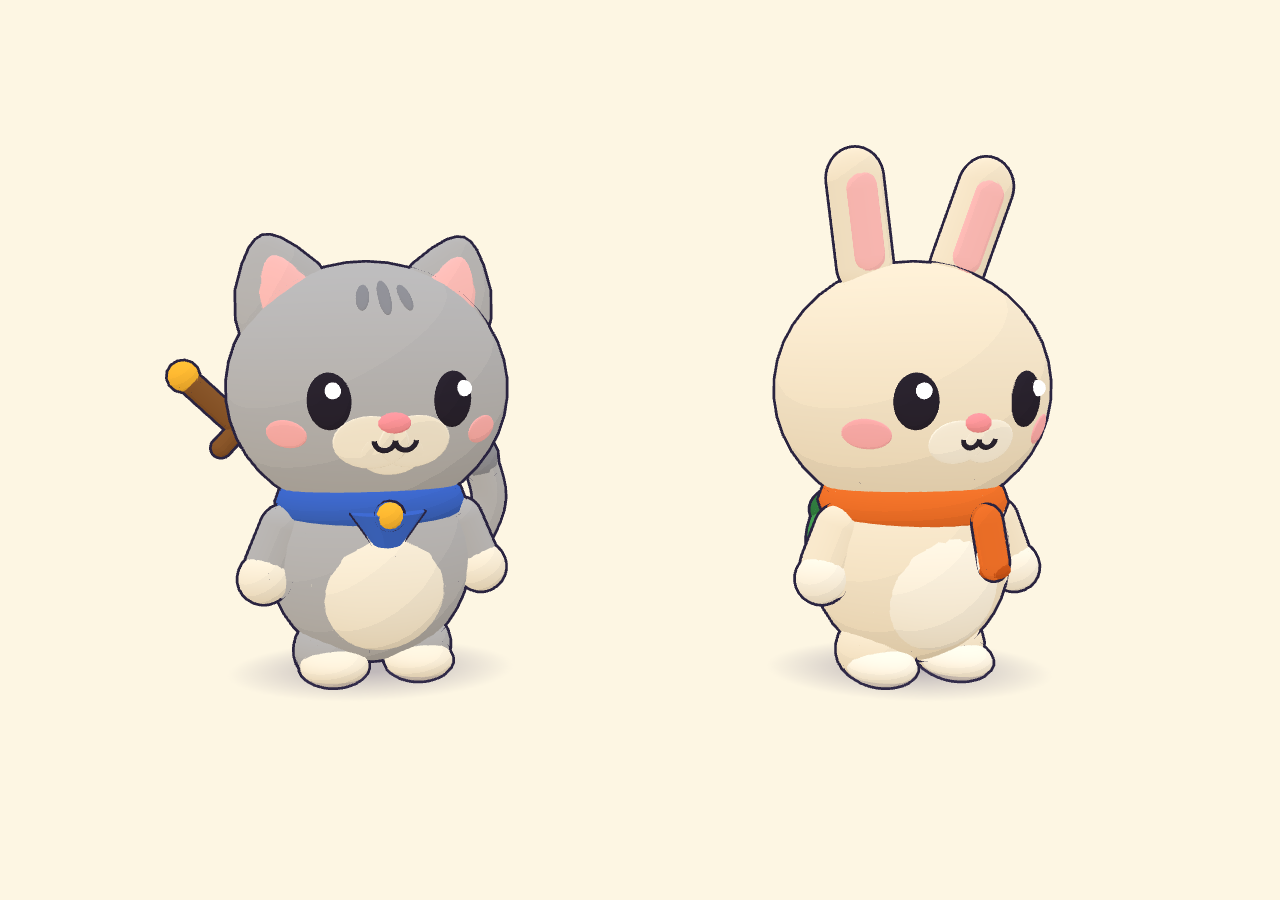
<file: tools/hero-preview.html>
<!doctype html>
<html lang="zh-Hant"><head><meta charset="utf-8"><title>角色預覽</title>
<style>body { margin: 0; background: #fdf6e3; } canvas { display: block; }</style></head>
<body>
<!-- 開發用：看貓劍士和兔探險家長什麼樣子（網址加 ?a=角度 可以轉，例如 ?a=1.2；?walk=1 看走路） -->
<script type="module">
import { THREE } from '../js/3d/kit.js';
import { buildHero } from '../js/3d/hero.js';
const q = new URLSearchParams(location.search);
const renderer = new THREE.WebGLRenderer({ antialias: true });
renderer.setPixelRatio(Math.min(2, devicePixelRatio));
renderer.setSize(innerWidth, innerHeight);
renderer.shadowMap.enabled = true;
document.body.appendChild(renderer.domElement);
const scene = new THREE.Scene();
scene.background = new THREE.Color('#fdf6e3');
scene.add(new THREE.HemisphereLight('#e6f3ff', '#9a8562', 1.28), new THREE.AmbientLight('#ffffff', 0.35));
const sun = new THREE.DirectionalLight('#ffecc8', 2.0); sun.position.set(-20, 40, 22); scene.add(sun);
const heroes = ['cat', 'rabbit'].map((k, i) => { const h = buildHero(k); h.group.position.x = i ? 1.7 : -1.7; h.group.rotation.y = +(q.get('a') || 0.35); scene.add(h.group); return h; });
const cam = new THREE.PerspectiveCamera(30, innerWidth / innerHeight, 0.1, 100);
cam.position.set(0, 2.4, 10.5); cam.lookAt(0, 1.45, 0);
const walk = q.get('walk') === '1';
let t = 0;
renderer.setAnimationLoop(() => { t += 1 / 60; for (const h of heroes) h.animate(t, t * 13, walk); renderer.render(scene, cam); });
</script>
</body></html>
</file>
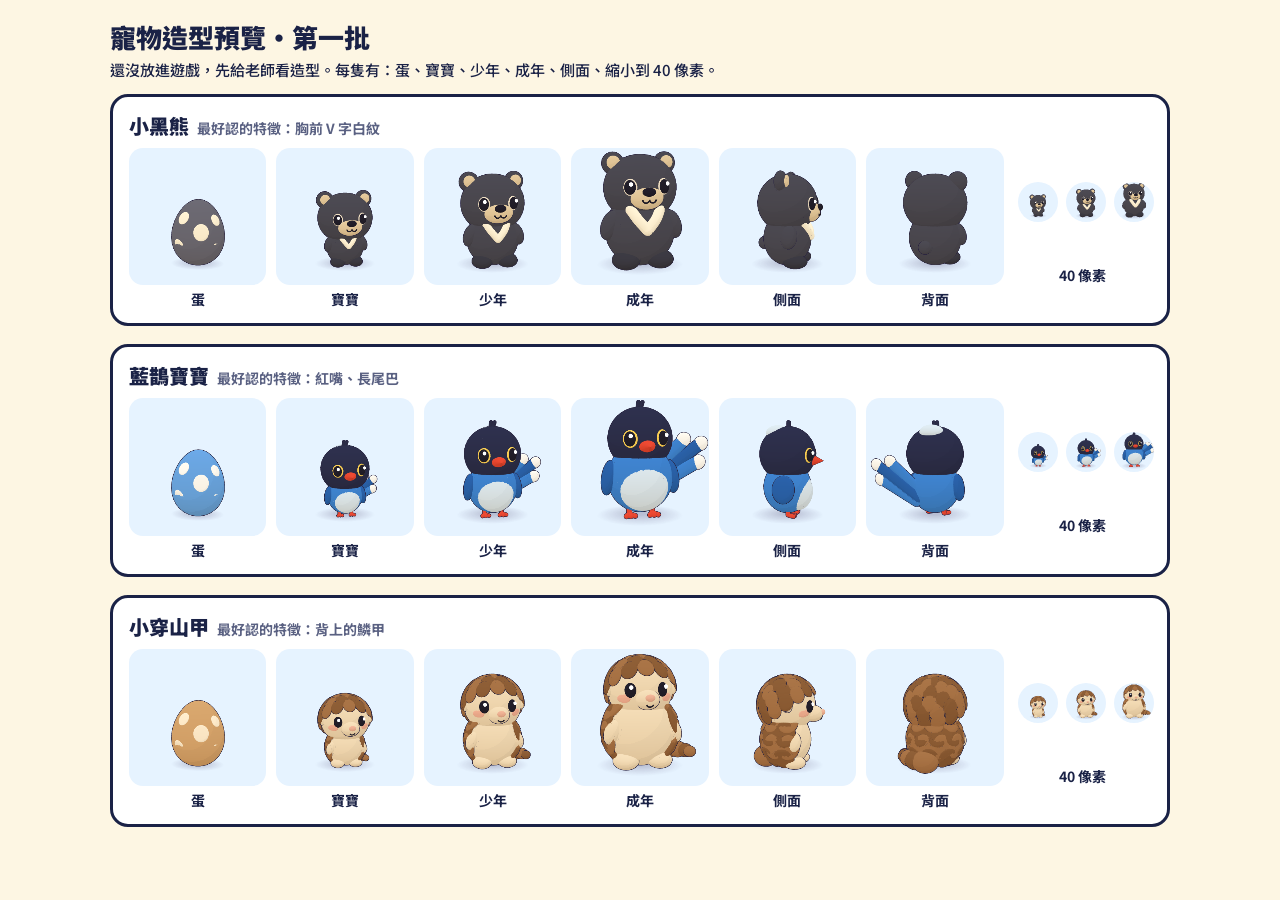
<file: tools/pet-preview.html>
<!doctype html>
<html lang="zh-Hant"><head><meta charset="utf-8"><meta name="viewport" content="width=device-width, initial-scale=1"><meta name="robots" content="noindex">
<title>寵物造型預覽</title>
<link href="../fonts/noto-sans-tc.css" rel="stylesheet">
<style>
  body { margin: 0; padding: 18px 16px 40px; background: #fdf6e3; color: #1a2246; font-family: 'Noto Sans TC', sans-serif; }
  main { max-width: 1060px; margin: 0 auto; }
  h1 { margin: 0 0 4px; font-size: 26px; font-weight: 900; }
  p { margin: 0 0 14px; font-size: 15px; }
  section { margin: 0 0 18px; padding: 14px 16px; background: #fff; border: 3px solid #1a2246; border-radius: 18px; }
  h2 { margin: 0 0 8px; font-size: 20px; font-weight: 900; } h2 small { margin-left: 8px; font-size: 14px; font-weight: 700; color: #5a6182; }
  .row { display: grid; grid-template-columns: repeat(auto-fit, minmax(118px, 1fr)); gap: 10px; }
  figure { margin: 0; text-align: center; } canvas { width: 100%; max-width: 190px; aspect-ratio: 1; display: block; margin: 0 auto; border-radius: 14px; background: #e6f3ff; }
  figcaption { margin-top: 4px; font-size: 14px; font-weight: 700; }
  canvas.tiny { width: 40px; height: 40px; border-radius: 50%; margin: 0 4px; display: inline-block; } .tinys { padding: 34px 0; white-space: nowrap; }
</style></head>
<body><main>
<!-- 開發用：看寵物造型（還沒放進遊戲）。會動的版本；?still=1 停住、方便截圖 -->
<h1>寵物造型預覽・第一批</h1>
<p>還沒放進遊戲，先給老師看造型。每隻有：蛋、寶寶、少年、成年、側面、縮小到 40 像素。</p>
<div id="out"></div>
</main>
<script type="module">
import { THREE } from '../js/3d/kit.js';
import { PETS, buildPet, buildEgg } from '../js/3d/pets.js';
const still = new URLSearchParams(location.search).get('still') === '1';
const renderer = new THREE.WebGLRenderer({ antialias: true, alpha: true, preserveDrawingBuffer: true });
renderer.setPixelRatio(1); renderer.setSize(380, 380, false);
const views = [];
function view(canvas, make, yaw, px = 380) {
  const scene = new THREE.Scene();
  scene.add(new THREE.HemisphereLight('#eaf5ff', '#9a8562', 1.35), new THREE.AmbientLight('#ffffff', 0.4));
  const sun = new THREE.DirectionalLight('#fff3dc', 1.8); sun.position.set(-14, 30, 26); scene.add(sun);
  const pet = make(); pet.group.rotation.y = yaw; scene.add(pet.group);
  const cam = new THREE.PerspectiveCamera(26, 1, 0.1, 50);
  cam.position.set(0, 1.15, 4.5); cam.lookAt(0, 0.74, 0);
  canvas.width = canvas.height = px;
  views.push({ ctx: canvas.getContext('2d'), scene, cam, pet, px });
}
for (const p of PETS) {
  const sec = document.createElement('section');
  sec.innerHTML = `<h2>${p.name}<small>最好認的特徵：${p.sign}</small></h2><div class="row"></div>`;
  const row = sec.lastElementChild;
  const add = (cap, make, yaw) => { const f = document.createElement('figure'); f.innerHTML = `<canvas></canvas><figcaption>${cap}</figcaption>`; row.append(f); view(f.firstChild, make, yaw); };
  add('蛋', () => buildEgg(p.id), 0);
  ['寶寶', '少年', '成年'].forEach((c, i) => add(c, () => buildPet(p.id, i), 0.22));
  add('側面', () => buildPet(p.id, 1), 1.35);
  add('背面', () => buildPet(p.id, 1), Math.PI - 0.4);
  const f = document.createElement('figure');
  f.innerHTML = `<div class="tinys">${[0, 1, 2].map(() => '<canvas class="tiny"></canvas>').join('')}</div><figcaption>40 像素</figcaption>`;
  row.append(f);
  [...f.querySelectorAll('canvas')].forEach((c, i) => view(c, () => buildPet(p.id, i), 0.15, 80));
  document.getElementById('out').append(sec);
}
let t = 0.4;
function draw() {
  for (const v of views) {
    v.pet.animate(t);
    renderer.render(v.scene, v.cam);
    v.ctx.clearRect(0, 0, v.px, v.px);
    v.ctx.imageSmoothingQuality = 'high';
    v.ctx.drawImage(renderer.domElement, 0, 0, v.px, v.px);
  }
}
draw();
document.title = '寵物造型預覽 ready';
if (!still) renderer.setAnimationLoop((ms) => { if (ms / 1000 - t < 1 / 24) return; t = ms / 1000; draw(); });
</script>
</body></html>
</file>
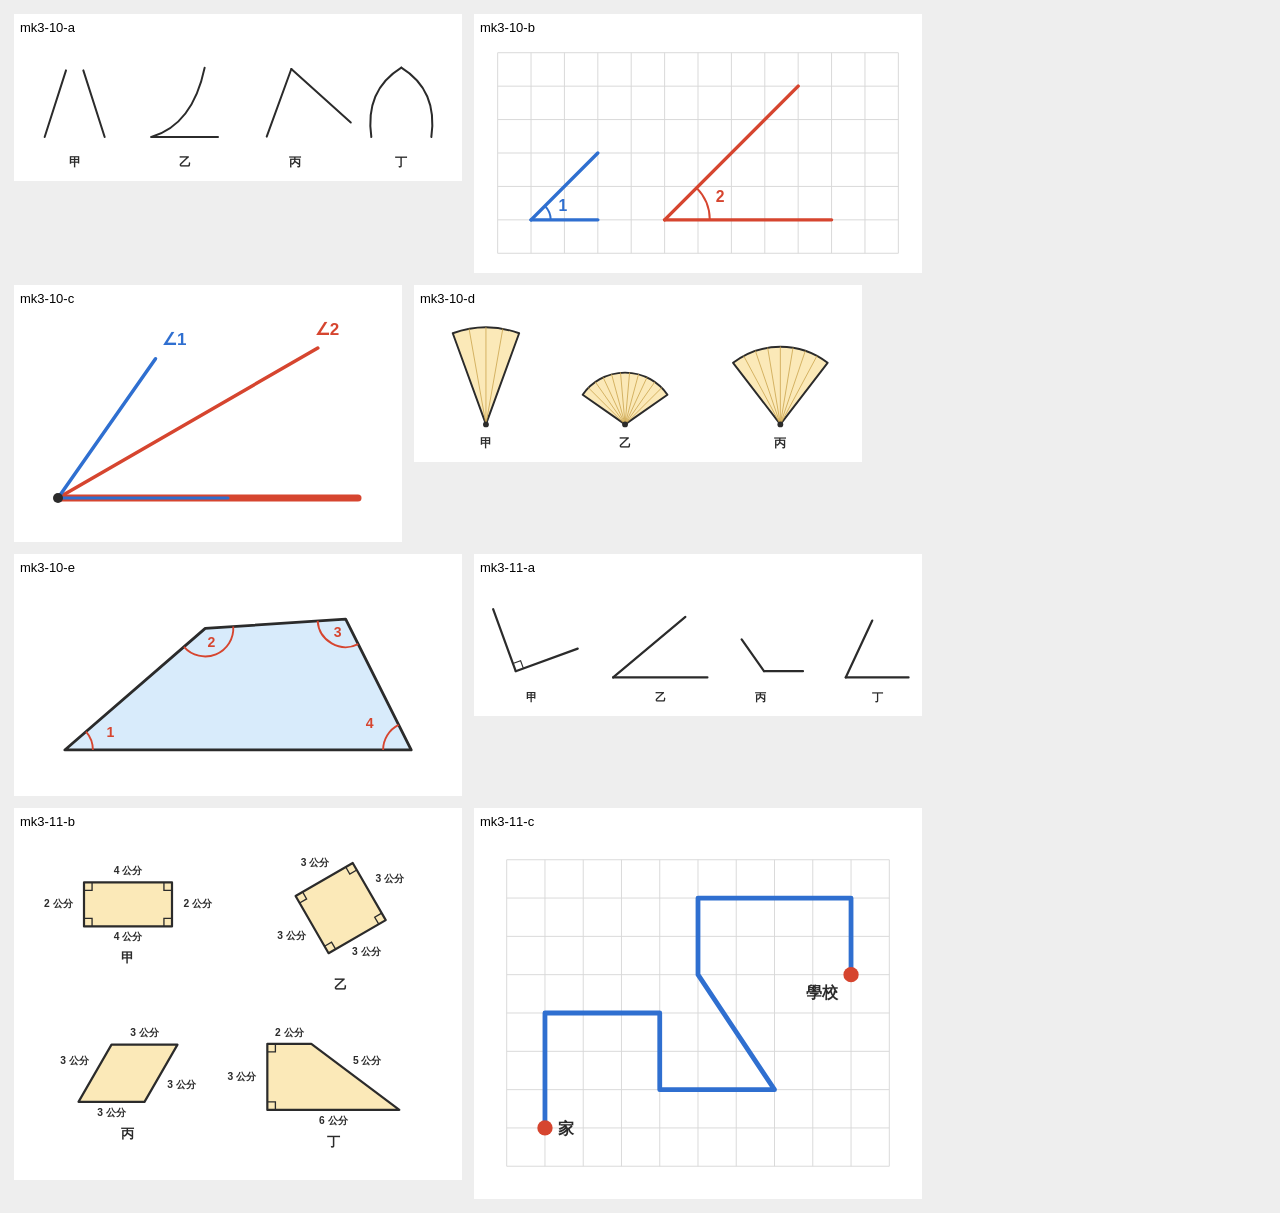
<file: drafts/mk3/figs.html>
<!doctype html>
<meta charset="utf-8">
<title>mk3 題目用圖總覽</title>
<style>body{font-family:sans-serif;background:#eee;margin:8px}div{display:inline-block;margin:6px;background:#fff;padding:4px;vertical-align:top}img{display:block;max-width:440px;height:auto}p{margin:2px;font-size:13px}</style>
<body>
<script>
// 用法：本機預覽開 /drafts/mk3/figs.html?10-a,10-b,11-c 看這幾張圖（寫出每張圖的「關卡-代號」）
const list = (location.search.slice(1).split('&')[0] || '10-a,10-b,10-c,10-d,10-e,11-a,11-b,11-c').split(',');
for (const n of list) document.body.insertAdjacentHTML('beforeend', `<div><p>mk3-${n}</p><img src="../../data/fig/mk3-${n}.svg"></div>`);
</script>
</file>
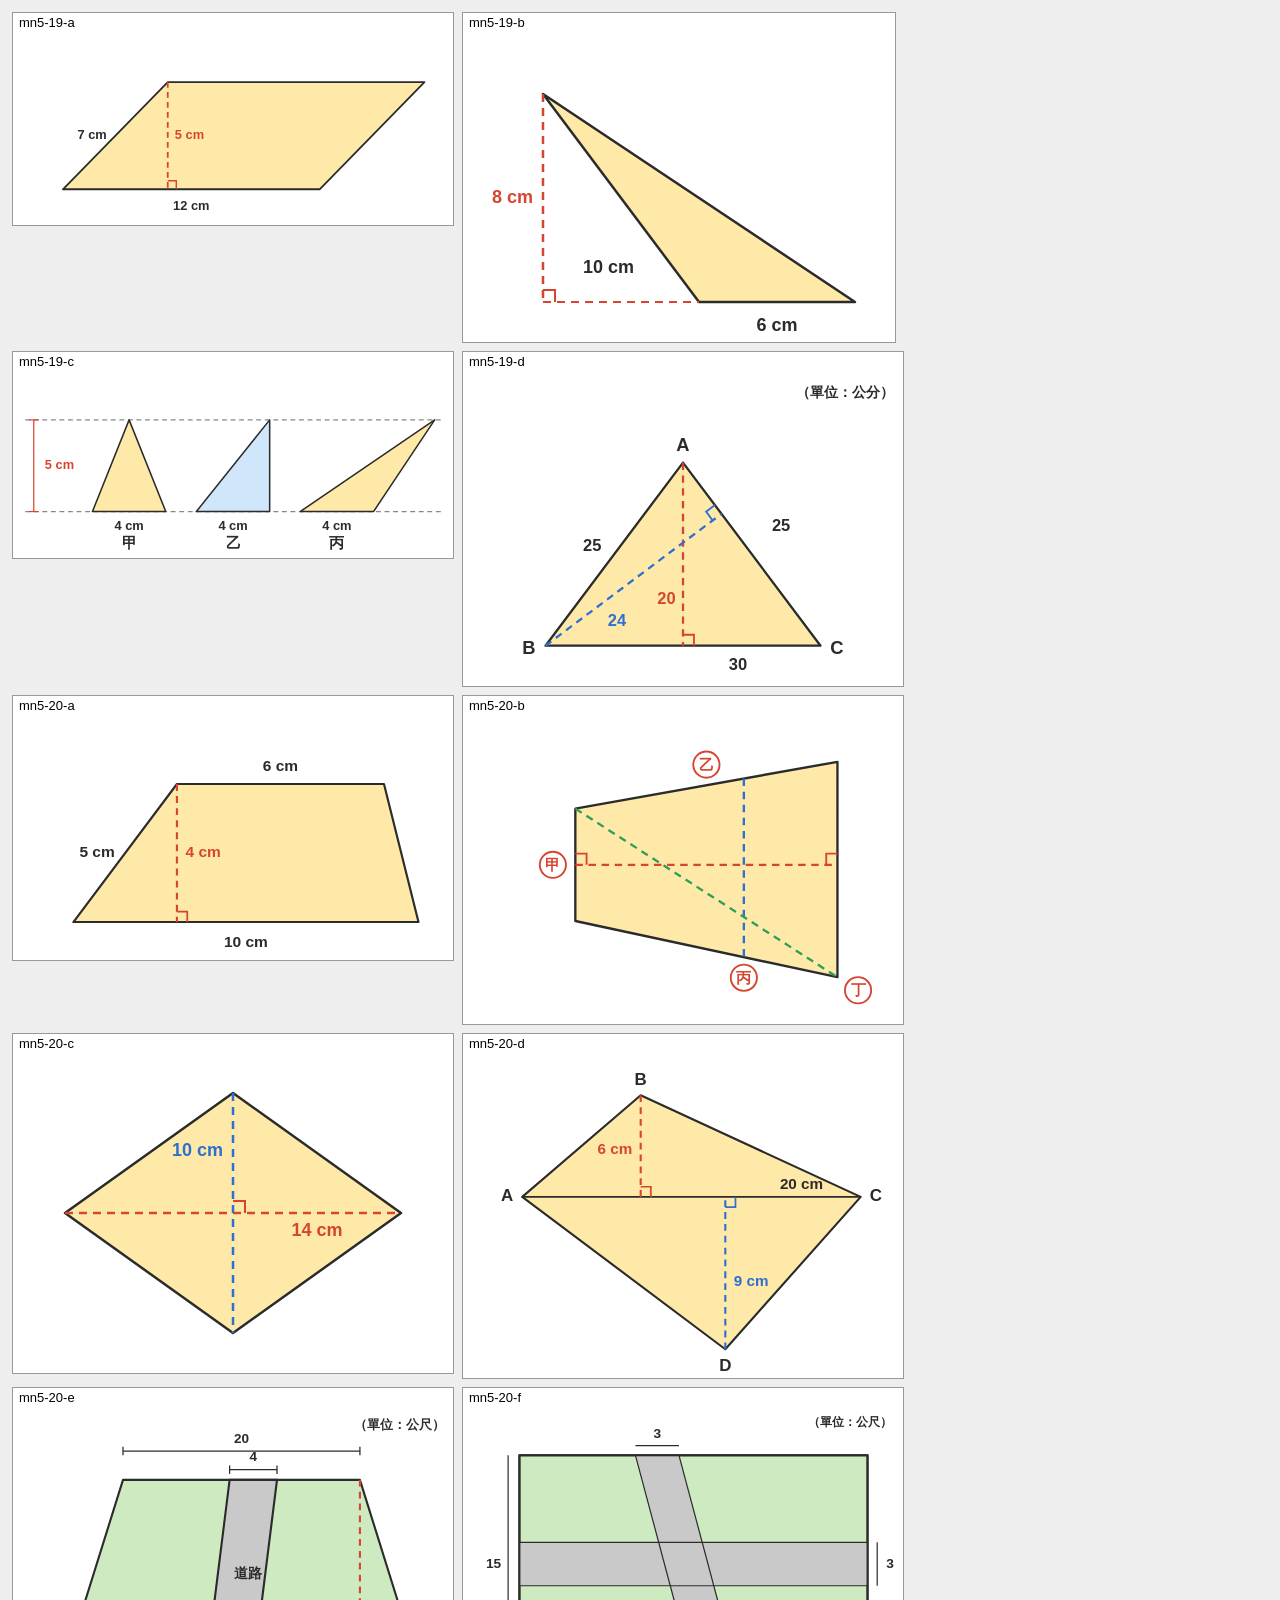
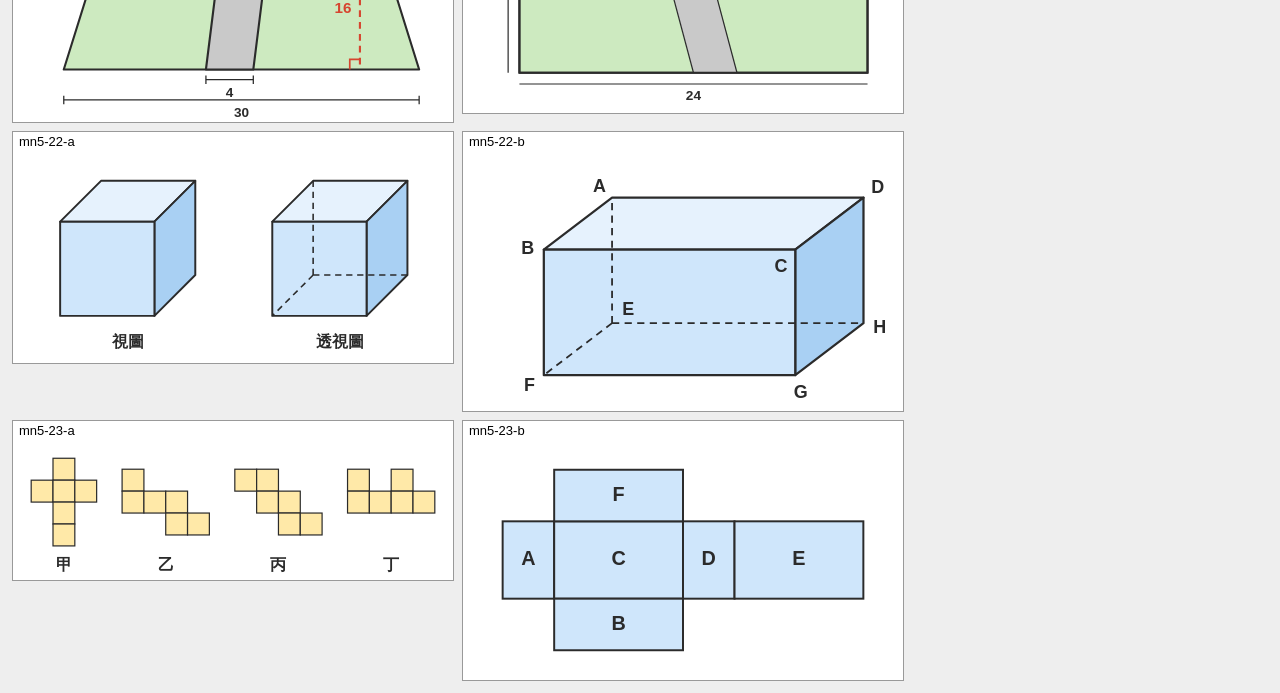
<file: drafts/mn5/figs-preview.html>
<!doctype html><meta charset="utf-8"><title>mn5 圖總覽</title>
<style>body{font-family:sans-serif;background:#eee;margin:8px}div{display:inline-block;vertical-align:top;margin:4px;background:#fff;border:1px solid #999}p{margin:2px 6px;font-size:13px}img{display:block;max-width:440px}</style>
<script>
const names='19-a 19-b 19-c 19-d 20-a 20-b 20-c 20-d 20-e 20-f 22-a 22-b 23-a 23-b'.split(' ');
const only=new URLSearchParams(location.search).get('only');
for(const n of names){ if(only&&!only.split(',').includes(n))continue; document.write(`<div><p>mn5-${n}</p><img src="../../data/fig/mn5-${n}.svg"></div>`);}
</script>
</file>
<file: fonts/noto-sans-tc.css>
/* Noto Sans TC（思源黑體）500／700／900：自己放在網站裡，不再從 Google Fonts 載入。
 * 來源：Google Fonts 的 CSS 與分片字型檔（可變字型，三種粗細共用同一組檔案；瀏覽器只會下載畫面上用到的分片）。
 * 授權：SIL Open Font License 1.1，見 noto-sans-tc/OFL.txt。 */
@font-face {
  font-family: 'Noto Sans TC';
  font-style: normal;
  font-weight: 500;
  font-display: swap;
  src: url(noto-sans-tc/000.woff2) format('woff2');
  unicode-range: U+3401, U+3441, U+34fe, U+3502, U+3578, U+3585, U+35b8, U+35d8, U+35f1, U+3614, U+361b, U+361d, U+372e, U+3737, U+3757, U+3769, U+3909, U+3915, U+39c1, U+39cc, U+39ce, U+39d2, U+39e1, U+39e3, U+39fb, U+39fe, U+3a11, U+3a28, U+3a2a, U+3a3b, U+3a46, U+3a90, U+3b39, U+3c35, U+3d18-3d19, U+3dee, U+3e10, U+3e30, U+3f13, U+3f4e, U+3f80, U+3f8a, U+3ff8, U+4010, U+402f, U+4034, U+406f, U+40d7, U+4180, U+41f6, U+4204, U+4242, U+4308, U+4599, U+45b3, U+45c1, U+45c6, U+45d0, U+4606, U+4625, U+463c, U+479a, U+47d3, U+47d8, U+47e9, U+4821, U+488d, U+48a2, U+4acc, U+4bcb, U+4c85, U+4f28, U+502f, U+50aa, U+50eb, U+5111, U+5133, U+5210, U+521c, U+527a, U+527e, U+52e5, U+52fc, U+5327, U+5467, U+54ef, U+54f1, U+54f9, U+5529, U+558c, U+5593, U+55a2, U+55a4, U+55cb, U+5610, U+5677, U+56be, U+571d, U+5749, U+5771, U+579e, U+5860, U+5945, U+5952, U+5a78, U+5c67, U+5eb0, U+60bf, U+61a2, U+6250, U+6274, U+6277, U+6290, U+62c1, U+6303, U+6314-6315, U+6329, U+6331, U+6333, U+6354, U+6358-6359, U+635d, U+637e, U+639c-639d, U+63c7, U+63cb-63cc, U+63d9, U+63e2, U+63eb;
}
@font-face {
  font-family: 'Noto Sans TC';
  font-style: normal;
  font-weight: 500;
  font-display: swap;
  src: url(noto-sans-tc/001.woff2) format('woff2');
  unicode-range: U+63ec, U+63fb, U+6419, U+641d, U+6424, U+6429, U+645d, U+6471, U+6486, U+648d, U+648f, U+64a8, U+64c9, U+64db, U+64fd, U+650b, U+650e, U+6515, U+6546, U+654b, U+6568, U+6571, U+6712, U+67eb, U+683f, U+684a, U+684d, U+686e, U+6878, U+68b9, U+690a, U+697b, U+6a20, U+6a42, U+6b41, U+6b95, U+6b97, U+6c8a, U+6c95, U+6ccf, U+6e62, U+6ed2, U+6f16, U+6fa9, U+7033, U+7047, U+70a3, U+70cc, U+70f0, U+70f3, U+714f, U+7161, U+719d, U+71a5, U+71b0, U+71bb, U+71c2, U+71d6, U+7227, U+725a, U+7278, U+7285, U+730c, U+75b6, U+75ba, U+75da, U+75e1, U+7657, U+7660, U+7721, U+77a8, U+7804, U+781b, U+785e, U+7869, U+78ab, U+78df, U+7924, U+79e5, U+79ee, U+7a34, U+7a9e, U+7ab5, U+7af3, U+7af5, U+7b12, U+7c85, U+7c9e, U+7ccb, U+7d5a, U+7ddf, U+7dea, U+7e12, U+7e16, U+7e4f, U+7e77, U+7f76, U+7fcd, U+7ff8, U+801e, U+806c, U+80a8, U+80d0, U+80d8, U+80ee, U+80f2, U+8161, U+8181, U+818b, U+818e, U+81ad, U+81c1, U+81fd, U+834d, U+83e3, U+8573, U+85b8, U+85c3, U+867c, U+86bb, U+8705, U+8752, U+875b, U+8779, U+8794-8795, U+87b7, U+8818, U+8940, U+8a04, U+8a4f, U+8b3c, U+8b40, U+8c4d;
}
@font-face {
  font-family: 'Noto Sans TC';
  font-style: normal;
  font-weight: 500;
  font-display: swap;
  src: url(noto-sans-tc/002.woff2) format('woff2');
  unicode-range: U+8c6d, U+8d0c, U+8d92, U+8dc1, U+8dc8, U+8dcd, U+8dd4-8dd5, U+8dd9, U+8e1c, U+8e58, U+8e73, U+8e7d, U+8e98, U+8ebd, U+8ec1, U+9029, U+9070, U+9147, U+91b9, U+9202, U+9254, U+9311, U+9595, U+96fa, U+9757, U+9815, U+999d, U+99a6, U+9abf, U+9b16, U+9b1e, U+9b6c, U+9b98, U+9ba1, U+9bbb, U+9c07, U+9c17, U+9d41, U+9d64, U+9d7b, U+9ddd, U+9eb6, U+9ed7, U+9f46, U+9f56, U+9f74, U+9f7b, U+2028e, U+203b7, U+20546-20547, U+20584, U+205fb, U+20731, U+207a9, U+207ad, U+20803, U+2081d, U+20895, U+20bd7, U+20cbf, U+21883, U+21cde, U+22399, U+22ab1, U+22ae6, U+22bed, U+22bfe, U+22c64, U+22cb4, U+22cb8, U+22cc6, U+22cea, U+22d80, U+22f0c, U+22f1b, U+23073, U+236ee, U+23b88, U+23ca9, U+23ef8, U+23f0e, U+241ac, U+24259, U+242b6, U+2430d, U+24352, U+24419, U+24430, U+24605, U+2479a, U+24c8d, U+24d83, U+24e01, U+24e31, U+24e85, U+24eaa, U+2524c, U+2531a, U+25349, U+25435, U+25bdf, U+25be5, U+25c14, U+25d0a, U+25e86, U+2624e, U+26293, U+26706, U+267ea, U+2725f, U+27285, U+27304, U+27a63, U+27b99, U+27ef4, U+27fec, U+27ff3, U+280be-280bf, U+280f0, U+28154, U+28468, U+28487, U+28891, U+2947e, U+296a8, U+296e9, U+29704, U+29730, U+29d71, U+29e19, U+29e36;
}
@font-face {
  font-family: 'Noto Sans TC';
  font-style: normal;
  font-weight: 500;
  font-display: swap;
  src: url(noto-sans-tc/003.woff2) format('woff2');
  unicode-range: U+1f921-1f930, U+1f932-1f935, U+1f937-1f939, U+1f940-1f944, U+1f947-1f94a, U+1f950-1f95f, U+1f962-1f967, U+1f969-1f96a, U+1f980-1f981, U+1f984-1f98d, U+1f990-1f992, U+1f994-1f996, U+1f9c0, U+1f9d0, U+1f9d2, U+1f9d4, U+1f9d6, U+1f9d8, U+1f9da, U+1f9dc-1f9dd, U+1f9df-1f9e2, U+1f9e5-1f9e6, U+20024, U+20487, U+20779, U+20c41, U+20c78, U+20d71, U+20e98, U+20ef9, U+2107b, U+210c1, U+22c51, U+233b4, U+24a12, U+2512b, U+2546e, U+25683, U+267cc, U+269f2, U+27657, U+282e2, U+2898d, U+29d5a, U+f0001-f0005, U+f0019, U+f009b, U+f0101-f0104, U+f012b, U+f01ba, U+f01d6, U+f0209, U+f0217, U+f0223-f0224, U+fc355, U+fe327, U+fe517, U+feb97, U+fffb4;
}
@font-face {
  font-family: 'Noto Sans TC';
  font-style: normal;
  font-weight: 500;
  font-display: swap;
  src: url(noto-sans-tc/004.woff2) format('woff2');
  unicode-range: U+ff78-ff7e, U+ff80-ff86, U+ff89-ff94, U+ff97-ff9e, U+ffb9, U+ffe0-ffe3, U+ffe9, U+ffeb, U+ffed, U+fffc, U+1d7c7, U+1f004, U+1f0cf, U+1f141-1f142, U+1f150, U+1f154, U+1f158, U+1f15b, U+1f15d-1f15e, U+1f162-1f163, U+1f170-1f171, U+1f174, U+1f177-1f178, U+1f17d-1f17f, U+1f192-1f195, U+1f197-1f19a, U+1f1e6-1f1f5, U+1f1f7-1f1ff, U+1f21a, U+1f22f, U+1f232-1f237, U+1f239-1f23a, U+1f250-1f251, U+1f300, U+1f302-1f319;
}
@font-face {
  font-family: 'Noto Sans TC';
  font-style: normal;
  font-weight: 500;
  font-display: swap;
  src: url(noto-sans-tc/005.woff2) format('woff2');
  unicode-range: U+fa0a, U+fa0c, U+fa11, U+fa17, U+fa19, U+fa1b, U+fa1d, U+fa26, U+fa2c, U+fb01, U+fdfc, U+fe0e, U+fe33-fe36, U+fe38-fe44, U+fe49-fe51, U+fe54, U+fe56-fe57, U+fe59-fe5c, U+fe5f-fe6a, U+fe8e, U+fe92-fe93, U+feae, U+fecb-fecc, U+fee0, U+feec, U+fef3, U+ff04, U+ff07, U+ff26-ff2c, U+ff31-ff32, U+ff35-ff37, U+ff39-ff3a, U+ff3c, U+ff3e-ff5b, U+ff5d, U+ff61-ff65, U+ff67-ff68, U+ff6a, U+ff6c-ff77;
}
@font-face {
  font-family: 'Noto Sans TC';
  font-style: normal;
  font-weight: 500;
  font-display: swap;
  src: url(noto-sans-tc/006.woff2) format('woff2');
  unicode-range: U+f78a-f78c, U+f78e, U+f792-f796, U+f798, U+f79c, U+f7f5, U+f812, U+f815, U+f876, U+f8f5, U+f8f8, U+f8ff, U+f901-f902, U+f904, U+f906, U+f909-f90a, U+f90f, U+f914, U+f918-f919, U+f91b, U+f91d, U+f91f, U+f923, U+f925, U+f92d-f92f, U+f934, U+f937-f938, U+f93d, U+f93f, U+f941, U+f949, U+f94c, U+f94e-f94f, U+f95a, U+f95d-f95e, U+f961-f963, U+f965-f970, U+f974, U+f976-f97a, U+f97c, U+f97e-f97f, U+f981, U+f983, U+f988, U+f98a, U+f98c, U+f98e, U+f996-f997, U+f999-f99a, U+f99c, U+f99f-f9a0, U+f9a3, U+f9a8, U+f9ad, U+f9b2-f9b6, U+f9b9-f9ba, U+f9bd-f9be, U+f9c1, U+f9c4, U+f9c7, U+f9ca, U+f9cd, U+f9d0-f9d1, U+f9d3-f9d4, U+f9d7-f9d8, U+f9dc-f9dd, U+f9df-f9e1, U+f9e4, U+f9e8-f9ea, U+f9f4, U+f9f6-f9f7, U+f9f9-f9fa, U+f9fc-fa01, U+fa03-fa04, U+fa06, U+fa08-fa09;
}
@font-face {
  font-family: 'Noto Sans TC';
  font-style: normal;
  font-weight: 500;
  font-display: swap;
  src: url(noto-sans-tc/007.woff2) format('woff2');
  unicode-range: U+9ee5, U+9ee7, U+9eee, U+9ef3-9ef4, U+9ef6-9ef7, U+9ef9, U+9efb-9efd, U+9eff, U+9f07-9f09, U+9f10, U+9f14-9f15, U+9f19, U+9f22, U+9f29, U+9f2c, U+9f2f, U+9f31, U+9f34, U+9f37, U+9f39, U+9f3d-9f3e, U+9f41, U+9f4c-9f50, U+9f54, U+9f57, U+9f59, U+9f5c, U+9f5f-9f60, U+9f62-9f63, U+9f66-9f67, U+9f6a, U+9f6c, U+9f72, U+9f76-9f77, U+9f7f, U+9f84-9f85, U+9f88, U+9f8e, U+9f91, U+9f94-9f96, U+9f98, U+9f9a-9f9b, U+9f9f-9fa0, U+9fa2, U+9fa4, U+9ff0-9fff, U+a1f4, U+a4b0-a4b1, U+a4b3, U+a9c1-a9c2, U+aa31, U+ab34, U+ac00-ac01, U+ac04, U+ac08, U+ac10-ac11, U+ac13-ac16, U+ac19, U+ac1c-ac1d, U+ac24, U+ac70-ac71, U+ac74, U+ac77-ac78, U+ac80-ac81, U+ac83, U+ac8c, U+ac90, U+aca0, U+aca8-aca9, U+acac, U+acb0, U+acb8-acb9, U+acbc-acbd, U+acc1, U+acc4, U+ace0-ace1, U+ace4, U+ace8, U+acf0-acf1, U+acf3, U+acf5, U+acfc;
}
@font-face {
  font-family: 'Noto Sans TC';
  font-style: normal;
  font-weight: 500;
  font-display: swap;
  src: url(noto-sans-tc/008.woff2) format('woff2');
  unicode-range: U+9d77, U+9d7a, U+9d7e, U+9d87, U+9d89, U+9d8f, U+9d91-9d93, U+9d96, U+9d98, U+9d9a, U+9da1-9da2, U+9da5, U+9da9, U+9dab-9dac, U+9db1-9db2, U+9db5, U+9db9-9dbc, U+9dbf-9dc2, U+9dc4, U+9dc7-9dc9, U+9dd3, U+9dd6, U+9dd9-9dda, U+9dde-9ddf, U+9de2, U+9de5-9de6, U+9de8, U+9def-9df0, U+9df2-9df4, U+9df8, U+9dfa, U+9dfd, U+9dff, U+9e02, U+9e07, U+9e0a, U+9e11, U+9e15, U+9e18, U+9e1a-9e1b, U+9e1d-9e1e, U+9e20-9e23, U+9e25-9e26, U+9e2d, U+9e2f, U+9e33, U+9e35, U+9e3d-9e3f, U+9e42-9e43, U+9e45, U+9e48-9e4a, U+9e4c, U+9e4f, U+9e51, U+9e55, U+9e64, U+9e66, U+9e6b, U+9e6d-9e6e, U+9e70, U+9e73, U+9e75, U+9e78, U+9e80-9e83, U+9e87-9e88, U+9e8b-9e8c, U+9e90-9e91, U+9e93, U+9e96, U+9e9d, U+9ea1, U+9ea4, U+9ea6, U+9ea9-9eab, U+9ead, U+9eaf, U+9eb4, U+9eb7-9eba, U+9ebe-9ebf, U+9ecc-9ecd, U+9ed0, U+9ed2, U+9ed4, U+9ed9-9eda, U+9edc-9edd, U+9edf-9ee0, U+9ee2;
}
@font-face {
  font-family: 'Noto Sans TC';
  font-style: normal;
  font-weight: 500;
  font-display: swap;
  src: url(noto-sans-tc/009.woff2) format('woff2');
  unicode-range: U+9bf0-9bf1, U+9bf5, U+9bf7, U+9bf9, U+9bfd, U+9bff, U+9c02, U+9c06, U+9c08-9c0a, U+9c0d, U+9c10, U+9c12-9c13, U+9c15, U+9c1c, U+9c1f, U+9c21, U+9c23-9c25, U+9c28-9c29, U+9c2d-9c2e, U+9c31-9c33, U+9c35-9c37, U+9c39-9c3b, U+9c3d-9c3e, U+9c40, U+9c42, U+9c45-9c49, U+9c52, U+9c54, U+9c56, U+9c58-9c5a, U+9c5d, U+9c5f-9c60, U+9c63, U+9c67-9c68, U+9c72, U+9c75, U+9c78, U+9c7a-9c7c, U+9c7f-9c81, U+9c87-9c88, U+9c8d, U+9c91, U+9c94, U+9c97, U+9c9b, U+9ca4, U+9ca8, U+9cab, U+9cad, U+9cb1-9cb3, U+9cb6-9cb8, U+9cc4-9cc5, U+9ccc-9ccd, U+9cd5-9cd7, U+9cdd-9cdf, U+9ce7, U+9ce9, U+9cee-9cf0, U+9cf2, U+9cfc-9cfe, U+9d03, U+9d06-9d08, U+9d0e, U+9d10, U+9d12, U+9d15, U+9d17, U+9d1d-9d1f, U+9d23, U+9d2b, U+9d2f-9d30, U+9d34, U+9d37, U+9d3d, U+9d42, U+9d50, U+9d52-9d53, U+9d59, U+9d5c, U+9d5e-9d61, U+9d6a, U+9d6f-9d70;
}
@font-face {
  font-family: 'Noto Sans TC';
  font-style: normal;
  font-weight: 500;
  font-display: swap;
  src: url(noto-sans-tc/010.woff2) format('woff2');
  unicode-range: U+9a87, U+9a8a-9a8b, U+9a8f-9a91, U+9a97, U+9a9a, U+9a9e, U+9aa0-9aa1, U+9aa4-9aa5, U+9aaf-9ab1, U+9ab6-9ab7, U+9ab9-9aba, U+9abe, U+9ac0-9ac5, U+9ac8, U+9acb-9acc, U+9ace-9acf, U+9ad1, U+9ad5-9ad7, U+9ad9, U+9adf, U+9ae1, U+9ae3, U+9aea-9aeb, U+9aed, U+9aef, U+9af2, U+9af4, U+9af9, U+9afb, U+9afd, U+9b03-9b04, U+9b08, U+9b13, U+9b18, U+9b1f, U+9b22-9b23, U+9b28-9b2a, U+9b2c-9b30, U+9b32, U+9b3b, U+9b43, U+9b46-9b49, U+9b4b-9b4e, U+9b51, U+9b55, U+9b58, U+9b5b, U+9b5e-9b60, U+9b63, U+9b68-9b69, U+9b74, U+9b7d, U+9b80-9b81, U+9b83-9b84, U+9b87-9b88, U+9b8a-9b8b, U+9b8d-9b8e, U+9b90, U+9b92-9b95, U+9b97, U+9b9f-9ba0, U+9ba2-9ba3, U+9ba8, U+9bab, U+9bb0, U+9bb8, U+9bc0-9bc1, U+9bc3, U+9bc6-9bc8, U+9bd3-9bd7, U+9bd9, U+9bdb, U+9bdd, U+9be1-9be2, U+9be4-9be5, U+9be7, U+9bea, U+9bed-9bee;
}
@font-face {
  font-family: 'Noto Sans TC';
  font-style: normal;
  font-weight: 500;
  font-display: swap;
  src: url(noto-sans-tc/011.woff2) format('woff2');
  unicode-range: U+993c-9940, U+9943-9944, U+9948-994a, U+994c-994e, U+9951, U+9954, U+995c, U+995e-995f, U+9961-9962, U+9965, U+9968, U+996a, U+996d-9972, U+9975-9976, U+997a, U+997c, U+997f-9980, U+9984-9985, U+9988, U+998b, U+998d, U+998f, U+9992, U+9994-9995, U+9997-9998, U+999c, U+999e, U+99a0-99a1, U+99ab, U+99af, U+99b1, U+99b4, U+99b9, U+99c4-99c6, U+99cf, U+99d1-99d2, U+99d4, U+99d6, U+99d8-99d9, U+99df, U+99e1-99e2, U+99e9, U+99ee, U+99f0, U+99f8, U+99fb, U+9a01-9a05, U+9a0c, U+9a0f-9a13, U+9a16, U+9a1b-9a1c, U+9a20, U+9a24, U+9a28, U+9a2b, U+9a2d-9a2e, U+9a34-9a36, U+9a38, U+9a3e, U+9a40-9a44, U+9a4a, U+9a4c-9a4e, U+9a52, U+9a56, U+9a62-9a65, U+9a69-9a6b, U+9a6d, U+9a6f-9a71, U+9a73-9a74, U+9a76, U+9a78-9a79, U+9a7b-9a7c, U+9a7e-9a7f, U+9a81-9a82, U+9a84-9a86;
}
@font-face {
  font-family: 'Noto Sans TC';
  font-style: normal;
  font-weight: 500;
  font-display: swap;
  src: url(noto-sans-tc/012.woff2) format('woff2');
  unicode-range: U+97f5, U+97f9-97fa, U+97fe, U+9804, U+9807, U+980a, U+980e-980f, U+9814, U+9816, U+981a, U+981c, U+981e, U+9820-9821, U+9823, U+9826, U+9828, U+982a-982c, U+9832, U+9834-9835, U+9837, U+9839, U+983c-983d, U+9845, U+9848-9849, U+984e, U+9852-9857, U+9859-985a, U+9862-9863, U+9865, U+9870-9871, U+9873-9874, U+9877, U+987a-987f, U+9881-9882, U+9885, U+9887-988a, U+988c-988d, U+9890, U+9893, U+9896-9897, U+989a, U+989c-989e, U+98a0, U+98a4, U+98a6-98a7, U+98a9, U+98ae-98af, U+98b2-98b3, U+98b6-98b8, U+98ba-98bd, U+98bf, U+98c7-98c8, U+98ca, U+98d2-98d3, U+98d8-98da, U+98dc, U+98de, U+98e0-98e1, U+98e3, U+98e5, U+98e7-98e9, U+98eb-98ee, U+98f1, U+98f4, U+9901, U+9908-9909, U+990c, U+9911-9912, U+9914, U+9916-9917, U+991b-991c, U+991e, U+9920, U+9927, U+992b-992c, U+992e, U+9931-9933, U+9938, U+993a;
}
@font-face {
  font-family: 'Noto Sans TC';
  font-style: normal;
  font-weight: 500;
  font-display: swap;
  src: url(noto-sans-tc/013.woff2) format('woff2');
  unicode-range: U+9672, U+9674, U+967a, U+9682-9685, U+9688-9689, U+968b, U+968d, U+9695, U+9697-9698, U+969e, U+96a0-96a4, U+96a9, U+96ac, U+96ae, U+96b0, U+96b2-96b4, U+96b6-96b7, U+96b9, U+96bc-96be, U+96c3, U+96c9-96cb, U+96ce-96cf, U+96d1-96d2, U+96d8, U+96dd, U+96e9, U+96eb, U+96f0-96f1, U+96f3-96f4, U+96f9, U+96fe-96ff, U+9701-9702, U+9705, U+9708, U+970a, U+970e-9711, U+9719, U+971d, U+971f-9720, U+9728, U+972a, U+972d, U+9730, U+9733, U+973a, U+973d, U+9744, U+9746-9747, U+9749, U+9750-9751, U+9753, U+9758-9759, U+975b, U+975d, U+9763, U+9765-9766, U+9768, U+976c-976d, U+9771, U+9773, U+9776, U+977a, U+977c, U+9780, U+9784-9786, U+9788, U+978e-978f, U+9798, U+979d-979e, U+97a3, U+97a5-97a6, U+97a8, U+97ab-97ac, U+97ae, U+97b6-97b7, U+97b9, U+97bf, U+97c1, U+97c3, U+97c6, U+97c9, U+97cd, U+97d6, U+97d8-97d9, U+97dc-97de, U+97e1, U+97e6-97e7, U+97ec-97ee, U+97f0-97f1;
}
@font-face {
  font-family: 'Noto Sans TC';
  font-style: normal;
  font-weight: 500;
  font-display: swap;
  src: url(noto-sans-tc/014.woff2) format('woff2');
  unicode-range: U+9530, U+9535, U+953a-953b, U+9540-9542, U+9547, U+9549-954a, U+954d, U+9550-9551, U+9554-9556, U+955c, U+956c-956d, U+956f-9570, U+9573, U+9576, U+9578, U+9582, U+9586, U+9588, U+958e-958f, U+9599, U+959c, U+959e-959f, U+95a1-95a2, U+95a4, U+95a6-95a7, U+95aa-95ae, U+95b0, U+95b2, U+95b6, U+95b9-95bf, U+95c2-95c4, U+95c7-95c9, U+95cb-95cd, U+95d0, U+95d3-95d5, U+95d7-95d8, U+95da, U+95de, U+95e0-95e1, U+95e4-95e5, U+95ea-95eb, U+95ef-95f0, U+95f2-95f3, U+95f5, U+95f7-95fa, U+95fd, U+9600-9602, U+9607-9609, U+960e, U+9610-9611, U+9614, U+9616, U+9619-961a, U+961c-961d, U+961f, U+9621, U+9624, U+9628, U+962f, U+9633-9636, U+963c, U+9641-9643, U+9645, U+9647-9648, U+964e-964f, U+9651, U+9653-9655, U+9658, U+965b-965f, U+9661, U+9665, U+9668-9669, U+966c;
}
@font-face {
  font-family: 'Noto Sans TC';
  font-style: normal;
  font-weight: 500;
  font-display: swap;
  src: url(noto-sans-tc/015.woff2) format('woff2');
  unicode-range: U+941a, U+941c, U+941e, U+9420-9425, U+9427-942b, U+942e, U+9432-9433, U+9436, U+9438, U+943a, U+943d, U+943f-9440, U+9445, U+944a, U+944c, U+9454-9455, U+945a-945b, U+945e, U+9460, U+9462-9463, U+9468, U+946a, U+946d, U+946f, U+9471, U+9474-9477, U+9479, U+947e-9481, U+9488-948a, U+948e, U+9492-9493, U+9497, U+9499, U+949b-94a3, U+94a5-94a9, U+94ac, U+94ae-94b1, U+94b3-94b5, U+94bb-94bc, U+94be-94c3, U+94c5-94c6, U+94c9, U+94ce-94d0, U+94db-94dd, U+94e0, U+94e2-94e3, U+94e8, U+94ec-94ee, U+94f0, U+94f2, U+94f5-94f6, U+94f8, U+94fa, U+94ff-9502, U+9504-9506, U+9508, U+950b-950c, U+950f-9510, U+9519-951b, U+951d, U+951f, U+9521-9526, U+952d-952f;
}
@font-face {
  font-family: 'Noto Sans TC';
  font-style: normal;
  font-weight: 500;
  font-display: swap;
  src: url(noto-sans-tc/016.woff2) format('woff2');
  unicode-range: U+930b, U+930f, U+9312, U+9315, U+9319-931b, U+931d-931f, U+9321, U+9323-9325, U+9327-932a, U+932c-932e, U+9331-9333, U+9335, U+9338, U+933c, U+9340-9341, U+9345-9349, U+934f-9352, U+9354, U+9356-935a, U+935c-9360, U+9363-9367, U+9369-936a, U+936c, U+936e, U+9370-9371, U+9373, U+9376, U+9379-937a, U+937c, U+9385, U+9387, U+938c, U+938f, U+9394, U+9397-9398, U+939a-939b, U+939d-939e, U+93a1-93a3, U+93a6-93a7, U+93a9-93aa, U+93ac-93ad, U+93af-93b0, U+93b3-93bb, U+93bd-93be, U+93c0-93c4, U+93c7, U+93ca-93cd, U+93d0-93d1, U+93d6-93d8, U+93dc-93de, U+93e0, U+93e4, U+93e8, U+93ee, U+93f0, U+93f5, U+93f7-93f9, U+93fb, U+9403, U+9407, U+940f-9410, U+9413-9414, U+9417, U+9419;
}
@font-face {
  font-family: 'Noto Sans TC';
  font-style: normal;
  font-weight: 500;
  font-display: swap;
  src: url(noto-sans-tc/017.woff2) format('woff2');
  unicode-range: U+9208-920a, U+920d-920e, U+9210-9211, U+9217, U+9219, U+921c, U+9221, U+9224-9225, U+9227, U+922a, U+922d-922e, U+9230-9231, U+9233, U+9235-9239, U+923b, U+923d-9241, U+9244, U+9246, U+9248-9249, U+924b-9251, U+9253, U+925a, U+925d-925e, U+9262, U+9265-9267, U+926b-926d, U+926f, U+9271-9272, U+9274, U+9276, U+9278, U+927a-927c, U+927e-927f, U+9282-9283, U+9286, U+9288, U+928a, U+928d-928e, U+9291, U+9295-9296, U+9299-929b, U+929d, U+92a0-92ae, U+92b2, U+92b5-92b6, U+92bb-92bc, U+92c2-92c3, U+92c6-92cd, U+92cf-92d1, U+92d5, U+92d7, U+92d9, U+92dd, U+92df, U+92e4-92e6, U+92e8-92e9, U+92ed-92ef, U+92f1-92f3, U+92f6, U+92f9, U+92fb, U+9300-9302, U+9306;
}
@font-face {
  font-family: 'Noto Sans TC';
  font-style: normal;
  font-weight: 500;
  font-display: swap;
  src: url(noto-sans-tc/018.woff2) format('woff2');
  unicode-range: U+90e2-90e4, U+90ea-90eb, U+90ef, U+90f4, U+90f7-90f8, U+90fc, U+90fe-9100, U+9102, U+9104, U+9106, U+9112, U+9114-911a, U+911c, U+911e, U+9120, U+9122-9123, U+9129, U+912b, U+912f, U+9131-9132, U+9134, U+9136, U+9139-913a, U+9143, U+9146, U+9148-914a, U+914e-9150, U+9154, U+9156-9157, U+9159-915a, U+915d-915e, U+9161-9164, U+916b, U+916e, U+9170-9172, U+9174, U+9176, U+9179-917a, U+917f, U+9181-9182, U+9184-9186, U+918c-918e, U+9190-9191, U+9196, U+919a-919b, U+919e, U+91a1-91a4, U+91a7, U+91aa, U+91ae-91b2, U+91b4-91b5, U+91b8, U+91bd-91be, U+91c1, U+91c3, U+91c5-91c6, U+91c8-91ca, U+91d2-91d5, U+91d7, U+91d9, U+91e1, U+91e4, U+91e6-91e9, U+91ec-91ed, U+91f0-91f1, U+91f5-91fa, U+91fd, U+91ff-9201, U+9203-9207;
}
@font-face {
  font-family: 'Noto Sans TC';
  font-style: normal;
  font-weight: 500;
  font-display: swap;
  src: url(noto-sans-tc/019.woff2) format('woff2');
  unicode-range: U+8f85-8f86, U+8f88-8f8a, U+8f8d, U+8f90, U+8f93, U+8f95-8f97, U+8f99, U+8f9e-8f9f, U+8fa2, U+8fa7, U+8fa9, U+8fab, U+8fae, U+8fb3, U+8fb5-8fb6, U+8fba-8fbd, U+8fbf, U+8fc1-8fc2, U+8fc6, U+8fc8, U+8fcc-8fcd, U+8fd2-8fd3, U+8fd5, U+8fdc-8fdd, U+8fdf, U+8fe2-8fe5, U+8fe8-8fe9, U+8fed-8fee, U+8ff3, U+8ff5, U+8ff8, U+8ffa-8ffc, U+8ffe, U+9002, U+9004, U+9008, U+900a-900b, U+9011-9013, U+9016, U+901e, U+9021, U+9024, U+902d, U+902f-9030, U+9034-9036, U+9039-903b, U+9041, U+9044-9045, U+904f-9052, U+9057-9058, U+905b, U+905d, U+9061-9062, U+9065, U+9068, U+906f, U+9074, U+9079, U+907d, U+9083, U+9085, U+9087-9089, U+908b, U+9090, U+9093, U+9095, U+9097, U+9099, U+909b, U+909d-909e, U+90a0-90a2, U+90ac, U+90af-90b0, U+90b2-90b4, U+90b6, U+90b9, U+90bb, U+90bd-90be, U+90c3-90c5, U+90c7, U+90d1, U+90d4-90d5, U+90d7, U+90db-90df;
}
@font-face {
  font-family: 'Noto Sans TC';
  font-style: normal;
  font-weight: 500;
  font-display: swap;
  src: url(noto-sans-tc/020.woff2) format('woff2');
  unicode-range: U+8e30-8e31, U+8e35, U+8e39, U+8e3c-8e3d, U+8e40-8e42, U+8e47, U+8e49-8e4e, U+8e50, U+8e53-8e55, U+8e59-8e5b, U+8e60, U+8e62-8e63, U+8e67, U+8e69, U+8e6c-8e6d, U+8e6f, U+8e74, U+8e76, U+8e7a-8e7c, U+8e82, U+8e84-8e85, U+8e87, U+8e89-8e8b, U+8e8f-8e95, U+8e99-8e9a, U+8e9d-8e9e, U+8ea1, U+8ea3, U+8ea5-8ea6, U+8eaa, U+8eac-8ead, U+8eaf-8eb1, U+8eb9, U+8ebc, U+8ebe, U+8ec6, U+8ecb, U+8ecf, U+8ed1, U+8ed4, U+8ed7, U+8eda-8edb, U+8ee2, U+8ee8, U+8eeb, U+8ef2, U+8ef9-8efe, U+8f05, U+8f07-8f08, U+8f0a-8f0c, U+8f12-8f13, U+8f17, U+8f19-8f1a, U+8f1c, U+8f1e-8f1f, U+8f25-8f26, U+8f2d, U+8f30, U+8f33, U+8f36, U+8f3e, U+8f40-8f42, U+8f45-8f47, U+8f4d, U+8f54-8f55, U+8f5d, U+8f61-8f62, U+8f64, U+8f67-8f69, U+8f6d-8f72, U+8f74, U+8f76, U+8f7b-8f7c, U+8f7f, U+8f83-8f84;
}
@font-face {
  font-family: 'Noto Sans TC';
  font-style: normal;
  font-weight: 500;
  font-display: swap;
  src: url(noto-sans-tc/021.woff2) format('woff2');
  unicode-range: U+8ce1, U+8ce8, U+8ceb, U+8cf0, U+8cf8, U+8cfb, U+8cfe, U+8d04, U+8d07, U+8d0b, U+8d0d, U+8d10, U+8d12-8d14, U+8d17, U+8d1b-8d1f, U+8d21-8d26, U+8d29-8d2c, U+8d2e-8d32, U+8d34-8d35, U+8d37-8d38, U+8d3a-8d3c, U+8d3e-8d3f, U+8d41-8d43, U+8d48, U+8d4b-8d4c, U+8d4e-8d50, U+8d54, U+8d56, U+8d58, U+8d5a-8d5b, U+8d5f-8d60, U+8d62-8d63, U+8d66-8d69, U+8d6c-8d6e, U+8d73, U+8d75-8d76, U+8d7b, U+8d7d, U+8d84, U+8d8b, U+8d90-8d91, U+8d94, U+8d96, U+8d9c, U+8dab, U+8daf, U+8db2, U+8db5, U+8db7, U+8dba, U+8dbc, U+8dbf, U+8dc2-8dc3, U+8dc6, U+8dcb, U+8dce-8dd0, U+8dd6-8dd7, U+8dda-8ddb, U+8de3-8de4, U+8de9, U+8deb-8dec, U+8df1, U+8df5-8df7, U+8dfa-8dfd, U+8e05, U+8e08-8e0a, U+8e0e, U+8e14, U+8e16, U+8e18, U+8e1d-8e21, U+8e23, U+8e26-8e28, U+8e2a-8e2b, U+8e2d-8e2e;
}
@font-face {
  font-family: 'Noto Sans TC';
  font-style: normal;
  font-weight: 500;
  font-display: swap;
  src: url(noto-sans-tc/022.woff2) format('woff2');
  unicode-range: U+8b9c, U+8b9e-8b9f, U+8ba3, U+8ba5, U+8ba7, U+8baa, U+8bad, U+8bb2-8bb4, U+8bb6-8bb9, U+8bbc-8bbd, U+8bbf-8bc0, U+8bc3, U+8bc5, U+8bc8-8bcb, U+8bcf, U+8bd1, U+8bd7-8bdc, U+8bde-8be1, U+8be3, U+8be5, U+8be7, U+8be9, U+8beb-8bec, U+8bef, U+8bf1-8bf2, U+8bf5-8bf6, U+8bf8, U+8bfa, U+8bfd-8bfe, U+8c01-8c02, U+8c05, U+8c08, U+8c0a-8c11, U+8c13-8c15, U+8c18-8c1c, U+8c1f, U+8c23-8c29, U+8c2c-8c2d, U+8c31, U+8c34, U+8c36, U+8c39, U+8c3f, U+8c47, U+8c49-8c4c, U+8c4f, U+8c51, U+8c55, U+8c62, U+8c68, U+8c73, U+8c78, U+8c7a-8c7c, U+8c82, U+8c85, U+8c89-8c8a, U+8c8d-8c8e, U+8c90, U+8c94, U+8c98-8c99, U+8ca3-8ca4, U+8cad-8cb0, U+8cb2, U+8cb9-8cba, U+8cbd, U+8cc1-8cc2, U+8cc4-8cc5, U+8ccf-8cd2, U+8cd4-8cd5, U+8cd9-8cdb;
}
@font-face {
  font-family: 'Noto Sans TC';
  font-style: normal;
  font-weight: 500;
  font-display: swap;
  src: url(noto-sans-tc/023.woff2) format('woff2');
  unicode-range: U+8a1b, U+8a22, U+8a25, U+8a27, U+8a2b, U+8a33, U+8a36, U+8a38, U+8a3d-8a3e, U+8a41, U+8a45-8a46, U+8a48, U+8a4e, U+8a51-8a52, U+8a54, U+8a56-8a58, U+8a5b, U+8a5d, U+8a61, U+8a63, U+8a67, U+8a6a-8a6c, U+8a70, U+8a74-8a76, U+8a7a-8a7c, U+8a82, U+8a84-8a86, U+8a89, U+8a8f-8a92, U+8a94, U+8a9a, U+8aa1, U+8aa3, U+8aa5, U+8aa7-8aa8, U+8aad, U+8ab1, U+8ab6, U+8abe, U+8ac2, U+8ac4, U+8ac6, U+8ac9, U+8acc-8acf, U+8ad1, U+8adb, U+8add-8ae2, U+8ae4, U+8ae6, U+8aea-8aeb, U+8aed, U+8af1-8af6, U+8afa, U+8afc, U+8b01, U+8b04-8b05, U+8b07, U+8b0b-8b0d, U+8b0f-8b10, U+8b13-8b14, U+8b16, U+8b1a, U+8b1c, U+8b21-8b22, U+8b26, U+8b28, U+8b2b, U+8b2e, U+8b33, U+8b41, U+8b46, U+8b4c-8b4f, U+8b53-8b54, U+8b56, U+8b59, U+8b5e-8b60, U+8b64, U+8b6a-8b6d, U+8b72, U+8b7e, U+8b83, U+8b89, U+8b8c, U+8b8e, U+8b90, U+8b92, U+8b95-8b96, U+8b99;
}
@font-face {
  font-family: 'Noto Sans TC';
  font-style: normal;
  font-weight: 500;
  font-display: swap;
  src: url(noto-sans-tc/024.woff2) format('woff2');
  unicode-range: U+88b7-88b8, U+88bc-88be, U+88c0, U+88c4, U+88c6-88c7, U+88c9-88cc, U+88ce, U+88d2, U+88d6, U+88d8, U+88db, U+88df, U+88e4, U+88e8-88e9, U+88ec, U+88ef-88f1, U+88f3-88f5, U+88fc, U+88fe, U+8900, U+8902, U+8906, U+890a-890c, U+8912-8915, U+8918-891a, U+891f, U+8921, U+8923, U+8925, U+892a-892b, U+892d, U+8930, U+8933, U+8935-8936, U+8938, U+893d, U+8941-8943, U+8946-8947, U+8949, U+894c-894d, U+8956-8957, U+8959, U+895c, U+895e-8960, U+8964, U+8966, U+896c, U+8971, U+8974, U+897b, U+897e, U+8980, U+8982-8983, U+8987-8988, U+898a, U+898c, U+8991, U+8994-8995, U+8997-8998, U+899a, U+899c, U+89a1, U+89a4-89a7, U+89a9, U+89ac, U+89af, U+89b2-89b3, U+89b7, U+89bb, U+89bf, U+89c5, U+89c9-89ca, U+89d1, U+89d4-89d5, U+89da, U+89dc-89de, U+89e5-89e7, U+89ed, U+89f1, U+89f3-89f4, U+89f6, U+89ff, U+8a01, U+8a03, U+8a07, U+8a09, U+8a0c, U+8a0f-8a12, U+8a16;
}
@font-face {
  font-family: 'Noto Sans TC';
  font-style: normal;
  font-weight: 500;
  font-display: swap;
  src: url(noto-sans-tc/025.woff2) format('woff2');
  unicode-range: U+8763-8765, U+8768, U+876a, U+876c-8770, U+8772, U+8777, U+877a-877b, U+877d, U+8781, U+8784-8785, U+8788, U+878b, U+8793, U+8797-8798, U+879f, U+87a3, U+87a8, U+87ab-87ad, U+87af, U+87b3, U+87b5, U+87b9, U+87bb, U+87bd-87c0, U+87c4-87c8, U+87ca-87cc, U+87ce, U+87d2, U+87db-87dc, U+87e0-87e1, U+87e3, U+87e5, U+87e7, U+87ea-87eb, U+87ee-87ef, U+87f3-87f4, U+87f6-87f7, U+87fe, U+8802-8806, U+880a-880b, U+880e, U+8810-8811, U+8813, U+8815-8816, U+881b, U+8821, U+8823, U+8827, U+8831-8832, U+8835, U+8839-883a, U+883c, U+8844-8846, U+884a, U+884e, U+8852, U+8854-8856, U+8859-885a, U+885e, U+8862, U+8864-8865, U+8869-886a, U+886c-886e, U+8871-8872, U+8875, U+8879, U+887d-887f, U+8882, U+8884-8885, U+8888, U+8890, U+8892-8893, U+8897-8898, U+889a-889c, U+889e, U+88a2, U+88a4, U+88a8, U+88aa, U+88ad-88ae, U+88b1, U+88b4;
}
@font-face {
  font-family: 'Noto Sans TC';
  font-style: normal;
  font-weight: 500;
  font-display: swap;
  src: url(noto-sans-tc/026.woff2) format('woff2');
  unicode-range: U+8621-8622, U+8627, U+8629-862a, U+8634-8636, U+8638, U+863a, U+863c, U+8640, U+8642, U+8646, U+864c-864d, U+864f, U+8651-8654, U+8657, U+8659-865a, U+865c, U+8662, U+866b-866c, U+866f-8671, U+8673, U+8677, U+867a-867b, U+867d-867e, U+8680-8682, U+868b-868d, U+8693-8696, U+869a, U+869c-869d, U+86a1, U+86a3-86a4, U+86a7-86aa, U+86af-86b1, U+86b3-86b4, U+86b6, U+86b9-86ba, U+86c0-86c2, U+86c4, U+86c6, U+86c9-86ca, U+86cc-86ce, U+86d0, U+86d3-86d4, U+86de-86df, U+86e9, U+86ed-86f0, U+86f3, U+86f8-86fc, U+86fe, U+8703, U+8706-870a, U+870d-870e, U+8711-8712, U+8715, U+8717, U+8719-871a, U+871e, U+8721-8723, U+8725, U+8728-8729, U+872e, U+8731, U+8734, U+8737, U+873a, U+873e-8740, U+8742, U+8747, U+8749, U+874b-874c, U+874e-874f, U+8753, U+8757-8758, U+875d, U+875f, U+8761-8762;
}
@font-face {
  font-family: 'Noto Sans TC';
  font-style: normal;
  font-weight: 500;
  font-display: swap;
  src: url(noto-sans-tc/027.woff2) format('woff2');
  unicode-range: U+84c0, U+84c2, U+84c6-84c7, U+84ca, U+84cd-84d2, U+84d6, U+84dd, U+84df, U+84e2, U+84e6-84e8, U+84ea, U+84ef-84f0, U+84f3-84f4, U+84f7, U+84fa, U+84fc-84fd, U+84ff-8500, U+8506, U+850c, U+8511, U+8515, U+8517, U+851d-851f, U+8524, U+852b, U+852f, U+8532, U+8534-8535, U+8537-8538, U+853a, U+853c, U+853e, U+8541-8542, U+8545, U+8548, U+854b, U+854d-854e, U+8552-8553, U+8555-8558, U+855a, U+855e, U+8561-8565, U+8568, U+856a-856c, U+856f, U+8574, U+8577-857b, U+8580-8581, U+8585-8586, U+858a, U+858c, U+858f-8590, U+8594, U+8597-8599, U+859c, U+859f, U+85a1-85a2, U+85a4, U+85a8, U+85ab-85ac, U+85ae, U+85b3-85b4, U+85b7, U+85b9-85ba, U+85bd-85be, U+85c1-85c2, U+85cb, U+85ce, U+85d0, U+85d3, U+85d5, U+85dc, U+85e0, U+85e6, U+85e8, U+85ea, U+85ed, U+85f4, U+85f6-85f7, U+85f9-85fa, U+85ff, U+8602, U+8604-8605, U+8610, U+8616-8618, U+861a, U+861e;
}
@font-face {
  font-family: 'Noto Sans TC';
  font-style: normal;
  font-weight: 500;
  font-display: swap;
  src: url(noto-sans-tc/028.woff2) format('woff2');
  unicode-range: U+8380, U+8383, U+8385-8386, U+8392, U+8394-8395, U+8398-8399, U+839b-839c, U+83a0, U+83a2, U+83a4, U+83a7-83aa, U+83af-83b5, U+83b7, U+83b9-83ba, U+83bc-83c0, U+83c2, U+83c4-83c5, U+83c8-83c9, U+83cb, U+83ce-83cf, U+83d1, U+83d4-83d6, U+83d8, U+83dd, U+83df, U+83e1-83e2, U+83e5, U+83ea-83eb, U+83f0, U+83f3-83f4, U+83f9, U+83fb-83fe, U+8406-8407, U+840b, U+840f, U+8411, U+8413, U+8418, U+841b-841d, U+8420-8421, U+8423-8424, U+8426-8429, U+842b, U+842d-842e, U+8432-8433, U+8435, U+8437-8439, U+843b-843c, U+843e, U+8445-8447, U+844e, U+8451-8452, U+8456, U+8459-845a, U+845c, U+845f, U+8462, U+8466-8467, U+846d, U+846f-8471, U+8473-8474, U+8476-8478, U+847a, U+8484, U+848b, U+848d-848e, U+8493-8494, U+8497, U+849d, U+849f, U+84a1, U+84a8, U+84af, U+84b1, U+84b4, U+84b9-84bb, U+84bd-84bf;
}
@font-face {
  font-family: 'Noto Sans TC';
  font-style: normal;
  font-weight: 500;
  font-display: swap;
  src: url(noto-sans-tc/029.woff2) format('woff2');
  unicode-range: U+827d, U+827f, U+8283-8284, U+8288-828a, U+828d-8291, U+8293-8294, U+8298, U+829a-829c, U+829e-82a4, U+82a6-82ab, U+82ae, U+82b0, U+82b4, U+82b6, U+82ba-82bc, U+82be, U+82c1, U+82c4-82c5, U+82c7, U+82cb, U+82cd, U+82cf-82d0, U+82d2, U+82d5-82d6, U+82d9, U+82db-82dc, U+82de-82e1, U+82e3-82e4, U+82e7, U+82ea-82eb, U+82ef-82f0, U+82f3-82f4, U+82f6-82f7, U+82f9-82fc, U+82fe-8301, U+8306-8308, U+830b-830e, U+8316, U+8318, U+831a-831b, U+831d-831e, U+8327, U+832a, U+832c-832d, U+832f, U+8331, U+8333-8334, U+8337, U+833a-833c, U+833f-8340, U+8342, U+8344-8347, U+834b-834c, U+834f, U+8351, U+8356-8358, U+835a, U+835e-8361, U+8363-8364, U+8367-8368, U+836b, U+836f, U+8373, U+8375, U+8378, U+837a-837f;
}
@font-face {
  font-family: 'Noto Sans TC';
  font-style: normal;
  font-weight: 500;
  font-display: swap;
  src: url(noto-sans-tc/030.woff2) format('woff2');
  unicode-range: U+811b, U+811e, U+8121-8127, U+8129, U+812c, U+812f-8134, U+8137-8138, U+813a, U+813d, U+8144, U+8146, U+8148, U+814a, U+814c-814d, U+8151, U+8153, U+8156, U+8158, U+815a, U+8160, U+8167, U+8169, U+816d, U+816f, U+8171, U+8174, U+817b-817c, U+817e, U+8182, U+8188, U+818a, U+8194-8195, U+8198, U+819b, U+819e, U+81a3, U+81a6-81a7, U+81ab, U+81af-81b0, U+81b5-81b6, U+81b8, U+81ba-81bb, U+81be-81bf, U+81c3, U+81c6, U+81ca, U+81cc, U+81cf, U+81d1-81d3, U+81d6-81d7, U+81d9-81da, U+81dd-81de, U+81e0-81e2, U+81e7, U+81ec, U+81ef, U+81fc, U+81fe, U+8200-8202, U+8204-8206, U+820b, U+820e, U+8210, U+8215, U+8217-8218, U+821b, U+821d, U+8221-8222, U+8224, U+8228-8229, U+822b, U+822f-8234, U+8236-8238, U+823a, U+823e, U+8240, U+8244-8245, U+8249, U+824b, U+824e-824f, U+8257, U+825a, U+825f, U+8264, U+8268, U+826b, U+826e, U+8270, U+8273, U+8276, U+8278-8279;
}
@font-face {
  font-family: 'Noto Sans TC';
  font-style: normal;
  font-weight: 500;
  font-display: swap;
  src: url(noto-sans-tc/031.woff2) format('woff2');
  unicode-range: U+7fb8, U+7fbc, U+7fbf-7fc0, U+7fc3, U+7fcb-7fcc, U+7fce-7fcf, U+7fd1, U+7fd5, U+7fd8, U+7fdb, U+7fde-7fdf, U+7fe5-7fe6, U+7fe9, U+7feb-7fec, U+7fee, U+7ff2-7ff3, U+7ffa, U+7ffd-7ffe, U+8002, U+8004, U+8006, U+800b, U+800e, U+8011-8012, U+8014, U+8016, U+8018-8019, U+801c, U+8024, U+8026, U+8028, U+802c, U+8030, U+8035, U+8037-8039, U+803b, U+8042-8043, U+804b-804c, U+8052, U+8061, U+8068, U+806a, U+806e, U+8071, U+8073-8076, U+8079, U+807c, U+807e-807f, U+8083-8084, U+808f, U+8093, U+8095, U+8098, U+809c, U+809f-80a0, U+80a4, U+80a7, U+80ab, U+80ad-80ae, U+80b0-80b1, U+80b4-80b6, U+80b8, U+80bc-80c2, U+80c4, U+80c6-80c7, U+80cb, U+80cd, U+80cf, U+80d4, U+80d7, U+80d9, U+80db-80dd, U+80e0, U+80e3-80e5, U+80e7, U+80eb-80ed, U+80ef-80f1, U+80f3-80f4, U+80f6-80f7, U+80fc, U+80fe-80ff, U+8101, U+8107, U+8109, U+810f-8113, U+8115, U+8117-8118, U+811a;
}
@font-face {
  font-family: 'Noto Sans TC';
  font-style: normal;
  font-weight: 500;
  font-display: swap;
  src: url(noto-sans-tc/032.woff2) format('woff2');
  unicode-range: U+7eb3, U+7eb5-7eba, U+7ebd-7ebe, U+7ec0-7ec1, U+7ec3, U+7ec5, U+7ec7-7eca, U+7ecd-7ece, U+7ed1-7ed2, U+7ed4-7ed5, U+7ed7-7ed8, U+7eda-7edb, U+7edd-7ede, U+7ee2-7ee3, U+7ee5, U+7ee7, U+7ee9-7eeb, U+7eee-7ef0, U+7ef3, U+7ef5, U+7ef7-7ef8, U+7efd-7f01, U+7f03, U+7f05-7f09, U+7f0e, U+7f10, U+7f13-7f15, U+7f18-7f1a, U+7f1c-7f1d, U+7f20, U+7f24-7f25, U+7f28-7f2a, U+7f2d-7f2e, U+7f30, U+7f34, U+7f36-7f37, U+7f3d, U+7f42-7f45, U+7f47-7f4e, U+7f52, U+7f54, U+7f58, U+7f5a, U+7f5d, U+7f5f-7f63, U+7f65, U+7f68, U+7f6b, U+7f78, U+7f7d-7f7e, U+7f81-7f83, U+7f86-7f87, U+7f8b-7f8d, U+7f91, U+7f93-7f95, U+7f97, U+7f99-7f9a, U+7f9d, U+7f9f, U+7fa1-7fa3, U+7fa5, U+7fa7, U+7fad-7fb2, U+7fb4, U+7fb6;
}
@font-face {
  font-family: 'Noto Sans TC';
  font-style: normal;
  font-weight: 500;
  font-display: swap;
  src: url(noto-sans-tc/033.woff2) format('woff2');
  unicode-range: U+7d8c-7d8f, U+7d91, U+7d95-7d96, U+7d98-7d9a, U+7d9d-7d9e, U+7da2-7da3, U+7da6, U+7daa, U+7dac, U+7dae-7db0, U+7db3, U+7db5, U+7db7, U+7db9, U+7dbd, U+7dc1, U+7dc3-7dc7, U+7dcc-7dcf, U+7dd1, U+7dd6-7dd9, U+7ddb-7ddc, U+7de1-7de2, U+7de6, U+7df0-7df3, U+7df6, U+7dfe, U+7e01-7e02, U+7e04, U+7e08-7e0b, U+7e10-7e11, U+7e13, U+7e15, U+7e1d-7e20, U+7e22, U+7e25-7e27, U+7e29, U+7e2d, U+7e2f-7e30, U+7e32-7e37, U+7e39, U+7e3b, U+7e44-7e45, U+7e47-7e48, U+7e4a-7e4b, U+7e4d, U+7e50-7e52, U+7e56, U+7e58-7e5b, U+7e62, U+7e68, U+7e6d-7e70, U+7e76, U+7e78, U+7e7b, U+7e7e, U+7e81-7e82, U+7e86-7e88, U+7e8a, U+7e8d-7e8e, U+7e92-7e94, U+7e98-7e9b, U+7e9e, U+7ea0, U+7ea3-7ea4, U+7ea8, U+7eaa-7eaf, U+7eb1-7eb2;
}
@font-face {
  font-family: 'Noto Sans TC';
  font-style: normal;
  font-weight: 500;
  font-display: swap;
  src: url(noto-sans-tc/034.woff2) format('woff2');
  unicode-range: U+7c23, U+7c25-7c26, U+7c2a-7c2b, U+7c37-7c39, U+7c40-7c41, U+7c48-7c49, U+7c50, U+7c53-7c54, U+7c56-7c57, U+7c59-7c5c, U+7c5f, U+7c63, U+7c65, U+7c69, U+7c6c-7c6e, U+7c74-7c75, U+7c79, U+7c7c, U+7c7e, U+7c84, U+7c8b, U+7c8d, U+7c91, U+7c94-7c95, U+7c9b, U+7c9f, U+7ca2, U+7ca4, U+7ca6, U+7ca8-7caa, U+7cae, U+7cb1-7cb3, U+7cba, U+7cbc, U+7cbf-7cc0, U+7cc5, U+7cc8-7cc9, U+7ccc-7cce, U+7cd7, U+7cdc-7cdd, U+7ce0, U+7ce2, U+7ce8, U+7cea, U+7ced, U+7cf2, U+7cf4, U+7cf6, U+7cf8-7cfa, U+7cfc, U+7d02, U+7d06-7d0a, U+7d0f, U+7d11-7d12, U+7d15, U+7d18, U+7d1c-7d1e, U+7d25, U+7d27, U+7d29, U+7d2c, U+7d31-7d32, U+7d35, U+7d38, U+7d3a, U+7d3c, U+7d3e-7d41, U+7d43, U+7d45, U+7d4c, U+7d4e-7d4f, U+7d53-7d54, U+7d56, U+7d5b-7d5d, U+7d5f, U+7d63, U+7d67, U+7d6a, U+7d6d, U+7d70, U+7d73, U+7d75, U+7d79-7d7b, U+7d7d, U+7d80, U+7d83-7d84, U+7d86-7d89, U+7d8b;
}
@font-face {
  font-family: 'Noto Sans TC';
  font-style: normal;
  font-weight: 500;
  font-display: swap;
  src: url(noto-sans-tc/035.woff2) format('woff2');
  unicode-range: U+7afd-7afe, U+7b01-7b06, U+7b09-7b0b, U+7b0e-7b10, U+7b14, U+7b18, U+7b1a, U+7b1e-7b1f, U+7b22-7b25, U+7b29-7b2b, U+7b2d-7b2e, U+7b31-7b35, U+7b38-7b3c, U+7b45, U+7b47-7b48, U+7b4a, U+7b4c, U+7b4e-7b50, U+7b58, U+7b5b, U+7b5d, U+7b60, U+7b62, U+7b65-7b67, U+7b69, U+7b6d-7b6f, U+7b72-7b76, U+7b79, U+7b7e, U+7b82, U+7b84-7b85, U+7b87, U+7b8b, U+7b8d-7b93, U+7b95-7b96, U+7b98, U+7b9c-7b9d, U+7ba0, U+7ba7, U+7ba9-7bac, U+7bb0, U+7bb4, U+7bb6, U+7bb8-7bb9, U+7bc1, U+7bc3, U+7bc6, U+7bcb-7bcc, U+7bcf, U+7bd4, U+7bd9-7bdb, U+7bdd, U+7be0-7be1, U+7be5-7be6, U+7bea, U+7bed-7bee, U+7bf1-7bf3, U+7bf8-7bf9, U+7bfc-7c01, U+7c03, U+7c07, U+7c0a-7c0d, U+7c0f, U+7c11-7c12, U+7c15, U+7c1e-7c20;
}
@font-face {
  font-family: 'Noto Sans TC';
  font-style: normal;
  font-weight: 500;
  font-display: swap;
  src: url(noto-sans-tc/036.woff2) format('woff2');
  unicode-range: U+798a-798b, U+7991, U+7993-7996, U+7998, U+799a-799b, U+799f-79a2, U+79a4, U+79a8-79a9, U+79af-79b0, U+79b3, U+79b5, U+79b8, U+79ba, U+79c3, U+79c6, U+79c8, U+79cf, U+79d5-79d6, U+79dc-79de, U+79e3, U+79e7, U+79ea-79ed, U+79ef-79f0, U+79f4, U+79f6-79f8, U+79fd, U+7a02-7a03, U+7a08-7a0a, U+7a0c, U+7a0e, U+7a10-7a11, U+7a14, U+7a17-7a19, U+7a1c, U+7a1e-7a1f, U+7a23, U+7a26, U+7a2d, U+7a32-7a33, U+7a37, U+7a39, U+7a3c, U+7a42, U+7a45, U+7a49, U+7a4f, U+7a56, U+7a5a, U+7a5c, U+7a60-7a61, U+7a63, U+7a68, U+7a6d-7a6e, U+7a70-7a71, U+7a77-7a79, U+7a80, U+7a83, U+7a85-7a86, U+7a88, U+7a8d, U+7a90-7a91, U+7a93-7a96, U+7a98, U+7a9c-7a9d, U+7aa0, U+7aa3, U+7aa5-7aa6, U+7aa8, U+7aaa, U+7aac, U+7ab0, U+7ab3, U+7ab6, U+7ab8, U+7abb, U+7abe-7abf, U+7ac2, U+7ac8-7ac9, U+7ad1-7ad2, U+7ad6, U+7ada, U+7adc-7ade, U+7ae4, U+7ae6, U+7ae9-7aeb, U+7af4, U+7af8, U+7afa-7afb;
}
@font-face {
  font-family: 'Noto Sans TC';
  font-style: normal;
  font-weight: 500;
  font-display: swap;
  src: url(noto-sans-tc/037.woff2) format('woff2');
  unicode-range: U+7842-7843, U+7845, U+7847, U+784a, U+784c-7850, U+7852-7853, U+7855, U+7858, U+785a, U+785c-785d, U+7864, U+7866, U+7868, U+786a, U+786f, U+7874, U+7876, U+787c, U+787f, U+7886-7887, U+7889, U+788d, U+788f, U+7893, U+7895-7896, U+7898, U+789a, U+789e, U+78a1, U+78a3, U+78a5, U+78aa, U+78ad, U+78b1-78b2, U+78b4, U+78b6, U+78b8, U+78be, U+78c8-78c9, U+78cb, U+78ce, U+78d0-78d1, U+78d4-78d5, U+78d7-78d8, U+78de, U+78e3, U+78e6-78e7, U+78ea, U+78ec, U+78f2-78f4, U+78fa-78fb, U+78fd-7900, U+7904-7906, U+790a, U+790c, U+7910-7912, U+791c, U+791e, U+7920-7921, U+792a-792c, U+792e, U+7931, U+7934, U+7938, U+793b, U+793d, U+793f, U+7941-7942, U+7945-7947, U+7949, U+794c, U+794e, U+7953-7954, U+7957-795c, U+795f, U+7961-7962, U+7964, U+7967, U+7969, U+796b-796c, U+796f, U+7972-7973, U+7977-7979, U+797b-797c, U+797e, U+7980, U+7982, U+7984-7988;
}
@font-face {
  font-family: 'Noto Sans TC';
  font-style: normal;
  font-weight: 500;
  font-display: swap;
  src: url(noto-sans-tc/038.woff2) format('woff2');
  unicode-range: U+7707-7708, U+770a, U+770c, U+770f, U+7715, U+7719-771b, U+771d-771e, U+7722, U+7725-7726, U+7728, U+772d, U+772f, U+7733-7736, U+7738, U+773b, U+773d, U+7741, U+7744, U+7746, U+774c, U+774e-7752, U+7755, U+7759-775a, U+775f-7760, U+7762, U+7765-7766, U+7768-776a, U+776c-776e, U+7771, U+7778, U+777a, U+777d-777e, U+7780, U+7785, U+7787, U+7789, U+778b-778d, U+7791-7793, U+779c, U+779f-77a0, U+77a2, U+77a5, U+77a9, U+77b0-77b1, U+77b4, U+77b6-77b7, U+77b9, U+77bc-77bf, U+77c5, U+77c7, U+77cc-77cd, U+77d3, U+77d6-77d7, U+77dc, U+77de, U+77e3, U+77e7, U+77eb-77ec, U+77f0, U+77f2, U+77f6, U+77f8, U+77fa-77fc, U+77fe-7800, U+7803, U+7805-7806, U+7809, U+7810-7812, U+7815-7816, U+781a, U+781c-781d, U+781f-7823, U+7825-7827, U+7829, U+782c-7830, U+7833, U+7835, U+7837, U+7839-783a, U+783c, U+783e, U+7840;
}
@font-face {
  font-family: 'Noto Sans TC';
  font-style: normal;
  font-weight: 500;
  font-display: swap;
  src: url(noto-sans-tc/039.woff2) format('woff2');
  unicode-range: U+75cd, U+75d2, U+75d4, U+75d9, U+75df, U+75e2-75e4, U+75e6-75e7, U+75e9-75ec, U+75f0-75f3, U+75f7, U+75f9-75fa, U+75fc, U+75fe-7602, U+7608-760a, U+760c-760d, U+7610, U+7615-7616, U+7618-7620, U+7622-7623, U+7625, U+7627, U+7629, U+762b, U+762e, U+7630, U+7632-7635, U+7638, U+763a-763c, U+763e, U+7640, U+7643, U+7646, U+7648-7649, U+764d-764e, U+7654, U+7658, U+765c, U+765f, U+7663-7667, U+7669, U+766b-766d, U+766f-7670, U+7676, U+7678-767a, U+767f-7681, U+7683, U+7688, U+768a-768b, U+768e, U+7690, U+7695-7696, U+769a-769e, U+76a3-76a4, U+76aa, U+76b0-76b1, U+76b4, U+76b7-76b8, U+76c2, U+76c5, U+76c9, U+76cc-76cd, U+76cf-76d1, U+76d6-76d8, U+76e5-76e6, U+76e9, U+76ec, U+76f1, U+76f7, U+76f9-76fb, U+76ff-7700, U+7704-7705;
}
@font-face {
  font-family: 'Noto Sans TC';
  font-style: normal;
  font-weight: 500;
  font-display: swap;
  src: url(noto-sans-tc/040.woff2) format('woff2');
  unicode-range: U+749c-74a1, U+74a3, U+74a5-74a7, U+74a9-74ab, U+74ae, U+74b1-74b2, U+74b5, U+74b8, U+74ba, U+74bf, U+74c5, U+74c8, U+74cc-74cd, U+74d2, U+74d4, U+74d6, U+74d8, U+74da, U+74de-74e0, U+74e2, U+74e4, U+74e8-74e9, U+74ee-74ef, U+74f4, U+74f9, U+74fb, U+74ff-7501, U+7503, U+7507, U+750c-750d, U+7511, U+7513, U+7515-7517, U+7519, U+751e, U+7521, U+7525, U+752a, U+752c-752f, U+7534, U+753e, U+7542, U+7545, U+7547-7548, U+754a-754b, U+754e, U+7551, U+755a-755b, U+755d, U+7560, U+7563-7564, U+7566-7568, U+756c-756f, U+7572-7575, U+7577-757a, U+757c, U+757e-757f, U+7583-7584, U+7587, U+7589, U+758b-758e, U+7590, U+7592, U+7594-7595, U+7597, U+7599-759a, U+759d, U+759f, U+75a1-75a3, U+75a5, U+75a7, U+75aa, U+75ac, U+75ae-75b1, U+75b3-75b4, U+75b8, U+75bd, U+75c0, U+75c2-75c4, U+75c9-75ca, U+75cc;
}
@font-face {
  font-family: 'Noto Sans TC';
  font-style: normal;
  font-weight: 500;
  font-display: swap;
  src: url(noto-sans-tc/041.woff2) format('woff2');
  unicode-range: U+73b4-73ba, U+73bc, U+73bf, U+73c2, U+73c4-73c6, U+73c9, U+73cb-73cc, U+73ce-73d2, U+73d6-73d7, U+73d9, U+73db-73de, U+73e3, U+73e5-73eb, U+73ef, U+73f5-73f7, U+73f9-73fa, U+73fc-73fd, U+7400-7401, U+7404-7405, U+7407-7408, U+740a-740d, U+740f-7410, U+7416, U+741a-741b, U+741d-741e, U+7420-7425, U+7428-7429, U+742c-7432, U+7435-7436, U+7438-743a, U+743c-7442, U+7445-7446, U+7448-744a, U+7451-7452, U+7454, U+7457, U+7459, U+745d, U+7460-7462, U+7465, U+7467-7468, U+746c-746e, U+7471-7477, U+7479-747a, U+747c-747f, U+7481-7482, U+7484-7486, U+7488-748a, U+748e-7490, U+7492, U+7498, U+749a;
}
@font-face {
  font-family: 'Noto Sans TC';
  font-style: normal;
  font-weight: 500;
  font-display: swap;
  src: url(noto-sans-tc/042.woff2) format('woff2');
  unicode-range: U+7281-7282, U+7284, U+7287, U+728a, U+728d, U+7292, U+7296, U+7298, U+729b, U+729f-72a2, U+72ad-72ae, U+72b0-72b5, U+72b8-72b9, U+72bc-72bd, U+72c1, U+72c3, U+72c5-72c6, U+72c8, U+72cc-72ce, U+72d2, U+72d4, U+72db, U+72dd, U+72df, U+72e1, U+72e8, U+72ec-72ee, U+72f1, U+72f3-72f4, U+72f7, U+72fa-72fb, U+72fd, U+7300-7301, U+7304, U+7307, U+730a-730b, U+730e, U+7313, U+7315-7317, U+7319, U+731e-731f, U+7322, U+7328-732e, U+7330-7331, U+7337, U+733a-733c, U+733e, U+7340-7341, U+7343, U+734c-734d, U+734f-7350, U+7352, U+7355, U+7357, U+7359-735a, U+7360-7363, U+7365, U+7369-7370, U+7373-7374, U+7377, U+737a, U+737c, U+737e, U+7380, U+7385-7386, U+738a, U+738e-738f, U+7391-7395, U+7397-7398, U+739b, U+73a0-73a2, U+73a5-73a8, U+73ad-73ae, U+73b3;
}
@font-face {
  font-family: 'Noto Sans TC';
  font-style: normal;
  font-weight: 500;
  font-display: swap;
  src: url(noto-sans-tc/043.woff2) format('woff2');
  unicode-range: U+7115-7116, U+7118, U+711c, U+711e, U+7120, U+7122, U+712e-712f, U+7131, U+7134, U+713c, U+713f, U+7143, U+7145-7147, U+714a-714b, U+7150-7153, U+7155-7156, U+715a, U+7160, U+7162, U+7166, U+7168, U+716c, U+7171, U+7173, U+7178, U+717a-717b, U+717d, U+7180-7181, U+7185, U+7187-7188, U+718b, U+718f-7190, U+7192, U+7196-7198, U+719a-719c, U+71a0, U+71a4, U+71a8, U+71af, U+71b2-71b3, U+71b5, U+71b7-71ba, U+71be, U+71c1, U+71c4, U+71ca-71cb, U+71ce-71d0, U+71d4, U+71d7-71d8, U+71da, U+71dc, U+71e0-71e1, U+71e7, U+71ec, U+71ee, U+71f4-71f6, U+71f9, U+71fc, U+71fe-7201, U+7203, U+7207, U+7209, U+720c, U+7213-7215, U+7217, U+721a, U+721d, U+7222-7223, U+7228, U+722b, U+7230, U+7237, U+723b, U+723f-7242, U+724b, U+724d, U+7252-7253, U+7256, U+7258, U+725d, U+7263-7266, U+726a-726b, U+726e-7270, U+7273-7275, U+7277, U+727a-727b, U+727e-727f;
}
@font-face {
  font-family: 'Noto Sans TC';
  font-style: normal;
  font-weight: 500;
  font-display: swap;
  src: url(noto-sans-tc/044.woff2) format('woff2');
  unicode-range: U+6fec, U+6fee, U+6ff0, U+6ff3, U+6ff5-6ff6, U+6ffa, U+6ffc, U+6fff-7001, U+7003, U+7005-7007, U+700b, U+700d, U+7015, U+7018, U+701b, U+701e, U+7020-7021, U+7023, U+7026-7027, U+702c, U+702f-7032, U+7034-7035, U+7037-703c, U+7040, U+7042-7044, U+7046, U+7049, U+704b, U+704f, U+7052, U+7054-7055, U+705c-7061, U+7064-7069, U+706c-706d, U+706f, U+7073-7075, U+7078, U+707a, U+707e-7081, U+7085-7086, U+7089, U+7090-7091, U+7094-7096, U+7098, U+709c, U+709f, U+70a1, U+70a4, U+70a9, U+70ac, U+70af-70b2, U+70b4-70b5, U+70b7, U+70bb-70be, U+70c0-70c3, U+70ca-70cb, U+70d2, U+70d4-70d5, U+70d9-70dd, U+70df, U+70e6-70e9, U+70eb-70ec, U+70ef, U+70f1, U+70f4, U+70f7, U+70fa, U+70fd, U+70ff, U+7104, U+7106, U+7109, U+710c, U+7110, U+7113-7114;
}
@font-face {
  font-family: 'Noto Sans TC';
  font-style: normal;
  font-weight: 500;
  font-display: swap;
  src: url(noto-sans-tc/045.woff2) format('woff2');
  unicode-range: U+6eda-6edb, U+6edd-6ede, U+6ee2, U+6ee4-6ee5, U+6ee8-6ee9, U+6eeb, U+6eee, U+6ef3, U+6ef8-6efb, U+6f00, U+6f08-6f0a, U+6f0d-6f0e, U+6f11-6f13, U+6f15, U+6f19-6f1a, U+6f23, U+6f25-6f2a, U+6f2d-6f31, U+6f33-6f36, U+6f3a-6f3c, U+6f40-6f41, U+6f43-6f44, U+6f47, U+6f4d-6f4f, U+6f53, U+6f57, U+6f59-6f5a, U+6f5c, U+6f5e-6f61, U+6f63, U+6f66-6f67, U+6f69-6f6c, U+6f6f, U+6f72-6f78, U+6f7a-6f7f, U+6f81-6f82, U+6f87, U+6f89, U+6f8b-6f8d, U+6f90, U+6f92, U+6f94-6f97, U+6f9c, U+6f9f-6fa0, U+6fa2-6fa3, U+6fa5-6fa8, U+6faa-6fab, U+6fae-6faf, U+6fb4, U+6fb6, U+6fb9-6fba, U+6fbc, U+6fc2, U+6fc6-6fcb, U+6fce, U+6fd1-6fd2, U+6fd4, U+6fd8, U+6fda, U+6fde, U+6fe0-6fe2, U+6fe8-6fe9;
}
@font-face {
  font-family: 'Noto Sans TC';
  font-style: normal;
  font-weight: 500;
  font-display: swap;
  src: url(noto-sans-tc/046.woff2) format('woff2');
  unicode-range: U+6dd6, U+6dd9, U+6ddb-6de0, U+6de2-6de6, U+6de9, U+6dec, U+6def-6df0, U+6df2, U+6df4, U+6df6, U+6df8, U+6dfc-6dfd, U+6e00, U+6e02-6e03, U+6e07-6e0b, U+6e0d-6e0e, U+6e10, U+6e13-6e15, U+6e17, U+6e19-6e1a, U+6e1d, U+6e1f, U+6e22, U+6e24-6e25, U+6e27, U+6e2b, U+6e2d-6e2e, U+6e30-6e31, U+6e36, U+6e39-6e3a, U+6e3c-6e3d, U+6e40-6e41, U+6e44-6e45, U+6e47, U+6e49, U+6e4b, U+6e4d-6e4f, U+6e51, U+6e53-6e54, U+6e59, U+6e5c, U+6e5e-6e61, U+6e63-6e66, U+6e69-6e6b, U+6e6e, U+6e70-6e76, U+6e78, U+6e7c, U+6e7f-6e80, U+6e83, U+6e85-6e86, U+6e88-6e89, U+6e8b, U+6e8d-6e8f, U+6e93, U+6e98-6e9a, U+6e9f, U+6ea1, U+6ea4-6ea7, U+6eae, U+6eb1-6eb2, U+6eb4-6eb5, U+6eb7, U+6ebd, U+6ec1-6ec3, U+6ec7-6ec9, U+6ecd-6ed0, U+6ed3-6ed6, U+6ed8;
}
@font-face {
  font-family: 'Noto Sans TC';
  font-style: normal;
  font-weight: 500;
  font-display: swap;
  src: url(noto-sans-tc/047.woff2) format('woff2');
  unicode-range: U+6cdd-6cde, U+6ce0, U+6ce7, U+6ce9-6cec, U+6cee-6cef, U+6cf1, U+6cf7-6cf8, U+6cfb-6cfe, U+6d00-6d02, U+6d04, U+6d06-6d07, U+6d09-6d0a, U+6d0c, U+6d0e-6d12, U+6d18-6d1a, U+6d1f, U+6d22-6d24, U+6d27-6d28, U+6d2b, U+6d2d-6d31, U+6d33-6d3a, U+6d3c, U+6d3f, U+6d43-6d47, U+6d4a-6d4b, U+6d4e-6d4f, U+6d51-6d53, U+6d57-6d58, U+6d5a, U+6d5c, U+6d5e-6d65, U+6d67, U+6d6c-6d6d, U+6d6f-6d70, U+6d72, U+6d75, U+6d79, U+6d7c, U+6d7f, U+6d82, U+6d85, U+6d87, U+6d8e-6d8f, U+6d91-6d95, U+6d97-6d99, U+6d9b, U+6d9d, U+6d9f, U+6da1, U+6da4, U+6da6-6dac, U+6db3-6db4, U+6db7-6db8, U+6dbe-6dc0, U+6dc2, U+6dc4-6dc5, U+6dc8-6dca, U+6dcc-6dcd, U+6dcf-6dd0, U+6dd2-6dd3, U+6dd5;
}
@font-face {
  font-family: 'Noto Sans TC';
  font-style: normal;
  font-weight: 500;
  font-display: swap;
  src: url(noto-sans-tc/048.woff2) format('woff2');
  unicode-range: U+6bc1-6bc2, U+6bcc, U+6bce, U+6bd0-6bd1, U+6bd5-6bd9, U+6bde, U+6be1, U+6bec, U+6bf3, U+6bf9, U+6bfd, U+6bff-6c00, U+6c02, U+6c05-6c06, U+6c0a, U+6c0c-6c0d, U+6c10, U+6c13, U+6c16, U+6c18-6c1a, U+6c1f, U+6c21-6c22, U+6c24, U+6c26, U+6c28-6c2a, U+6c2c, U+6c2e-6c33, U+6c35-6c37, U+6c39-6c3a, U+6c3d-6c3f, U+6c43, U+6c46, U+6c49-6c4f, U+6c54-6c55, U+6c58, U+6c5a-6c5c, U+6c5e, U+6c64-6c69, U+6c6b-6c6f, U+6c71-6c75, U+6c78-6c79, U+6c7c, U+6c7e, U+6c82, U+6c84-6c87, U+6c8c-6c8d, U+6c8f, U+6c93-6c94, U+6c98, U+6c9a, U+6c9d, U+6c9f, U+6ca2, U+6ca5-6ca8, U+6caa, U+6cac-6cb2, U+6cb4-6cb5, U+6cba, U+6cbc, U+6cc2-6cc3, U+6cc5-6cc7, U+6cd0-6cd2, U+6cd4, U+6cd6-6cd7, U+6cd9-6cda, U+6cdc;
}
@font-face {
  font-family: 'Noto Sans TC';
  font-style: normal;
  font-weight: 500;
  font-display: swap;
  src: url(noto-sans-tc/049.woff2) format('woff2');
  unicode-range: U+6a35, U+6a3b, U+6a3e-6a40, U+6a47-6a48, U+6a50, U+6a52, U+6a55-6a57, U+6a5a-6a5b, U+6a5e, U+6a62, U+6a66, U+6a6a, U+6a71, U+6a79, U+6a7c, U+6a7e-6a81, U+6a84, U+6a87, U+6a89, U+6a8d-6a8e, U+6a90-6a92, U+6a97, U+6a9c, U+6a9e-6aa1, U+6aa3-6aa5, U+6aa8, U+6aab, U+6aae, U+6ab5, U+6aba, U+6abe, U+6ac2, U+6ac5-6ac6, U+6ac8-6ac9, U+6acc, U+6ad3, U+6ada-6adb, U+6add-6adf, U+6ae3, U+6ae7-6ae8, U+6aea-6aec, U+6af1, U+6af3, U+6af8, U+6afa, U+6afc, U+6b05, U+6b09, U+6b0e-6b13, U+6b17, U+6b1d-6b1e, U+6b25, U+6b2c, U+6b31, U+6b35-6b37, U+6b39, U+6b3b, U+6b40, U+6b43, U+6b46, U+6b48, U+6b53-6b55, U+6b59, U+6b5b, U+6b5f-6b60, U+6b68-6b69, U+6b6f, U+6b74, U+6b7a, U+6b7c, U+6b7f-6b84, U+6b86-6b87, U+6b89, U+6b8b, U+6b8d, U+6b91-6b93, U+6b9b, U+6b9e, U+6ba1-6ba2, U+6ba4, U+6baa-6bab, U+6bad-6bae, U+6bb2-6bb4, U+6bbb, U+6bbd;
}
@font-face {
  font-family: 'Noto Sans TC';
  font-style: normal;
  font-weight: 500;
  font-display: swap;
  src: url(noto-sans-tc/050.woff2) format('woff2');
  unicode-range: U+6904, U+6906-6907, U+6909, U+690b, U+690f-6910, U+6917, U+691a-691c, U+6925, U+692a, U+692c-692d, U+6932, U+6934, U+6939, U+693c-6940, U+6942, U+6949, U+6952, U+6954-6957, U+6959, U+695b-695f, U+6961-696c, U+696e-6970, U+6973-6974, U+6976, U+6978-697a, U+697c, U+6980, U+6984-6986, U+6988-698a, U+698d-698e, U+6990-6991, U+6994, U+6996-699b, U+699e, U+69a3-69a7, U+69ab, U+69ad, U+69af, U+69b1, U+69b3, U+69b6-69b7, U+69bb-69bc, U+69bf, U+69c1, U+69c3-69c5, U+69c7, U+69ca, U+69cc, U+69ce, U+69d0-69d1, U+69d4, U+69d8-69d9, U+69db, U+69df, U+69e4, U+69e8-69ea, U+69ed-69ee, U+69f1-69f4, U+69f6, U+69f8, U+69fa-69fb, U+69ff-6a00, U+6a05, U+6a0a-6a0b, U+6a17-6a18, U+6a1b, U+6a28-6a2b, U+6a31-6a32;
}
@font-face {
  font-family: 'Noto Sans TC';
  font-style: normal;
  font-weight: 500;
  font-display: swap;
  src: url(noto-sans-tc/051.woff2) format('woff2');
  unicode-range: U+67dc-67e0, U+67e2, U+67e4, U+67e9-67ea, U+67f0, U+67f2, U+67f6-67f8, U+67fa-67fb, U+67fe, U+6800-6805, U+6808-6809, U+680b, U+680e-680f, U+6811-6812, U+6814, U+6816, U+6818, U+681c-681e, U+6820, U+6822, U+6825, U+6827-6829, U+682b, U+682e-682f, U+6831-6834, U+683a-683b, U+683e, U+6840-6841, U+6844-6845, U+6849, U+684e, U+6853, U+6855-6856, U+685c-685d, U+685f, U+6861-6863, U+6865-6869, U+686b, U+686d, U+686f, U+6871-6872, U+6874-6875, U+6877, U+6879, U+687b-687c, U+687e, U+6880, U+6882-6883, U+6886, U+688f, U+6891-6892, U+6894, U+6896, U+6898, U+689b-689c, U+689f-68a0, U+68a2-68a3, U+68a6, U+68a9, U+68b1-68b2, U+68b4, U+68b6, U+68c0, U+68c3, U+68c6, U+68c8, U+68ca, U+68d0-68d1, U+68d3, U+68d6, U+68e1, U+68e3, U+68e6, U+68e8-68ec, U+68ef-68f1, U+68f3, U+68f6-68f7, U+68f9, U+68fb-68fd, U+6900, U+6902;
}
@font-face {
  font-family: 'Noto Sans TC';
  font-style: normal;
  font-weight: 500;
  font-display: swap;
  src: url(noto-sans-tc/052.woff2) format('woff2');
  unicode-range: U+66b3, U+66b5, U+66b8-66bc, U+66be, U+66c1, U+66c4, U+66c7-66c8, U+66cc, U+66cf, U+66d5, U+66d8-66db, U+66df, U+66e1-66e2, U+66e8-66e9, U+66ef, U+66f1, U+66f5, U+66f7, U+66fa, U+66fd, U+6705, U+670a, U+670f-6710, U+6713-6715, U+6718-6719, U+6720, U+6722-6727, U+6729, U+672e, U+6733, U+6736, U+6738-6739, U+673f-6740, U+6742, U+6745, U+6747-6748, U+674b-674d, U+6753, U+6755, U+6759, U+675d-675e, U+6760, U+6762-6763, U+6767-676a, U+676c, U+676e, U+6772-6777, U+677a-677c, U+6782, U+6786-6787, U+678a-678c, U+678e-678f, U+6791-6793, U+6796, U+6798-6799, U+679f-67a3, U+67a5, U+67aa-67ae, U+67b0-67b5, U+67b7-67bc, U+67c0-67c3, U+67c5-67c6, U+67c8-67ca, U+67ce, U+67d2, U+67d8-67d9, U+67db;
}
@font-face {
  font-family: 'Noto Sans TC';
  font-style: normal;
  font-weight: 500;
  font-display: swap;
  src: url(noto-sans-tc/053.woff2) format('woff2');
  unicode-range: U+6565, U+6567, U+656b, U+656d-656e, U+6573, U+6576, U+6579-657b, U+6581, U+6586, U+6588-6589, U+658b, U+658e, U+6593, U+6595, U+659b, U+659d, U+659f-65a1, U+65a9, U+65ab, U+65ad, U+65b2-65b3, U+65b5, U+65bb, U+65be-65bf, U+65c2-65c4, U+65c6, U+65cc, U+65ce, U+65d2, U+65d6, U+65db, U+65e1, U+65e3, U+65e7, U+65ee-65f0, U+65f2-65f4, U+65f7-65f8, U+65fc-65fd, U+6600, U+6603-6605, U+6609, U+660d, U+6610-6611, U+6619, U+661c-661e, U+6621-6622, U+6624, U+6626, U+6629, U+662b, U+6630, U+6633-6636, U+6639-663d, U+6640-6641, U+6644-6645, U+664a-664c, U+6653-6657, U+6659, U+665b, U+665d-665e, U+6661-6667, U+6669, U+666c, U+6672-6673, U+6677-6679, U+667b-667e, U+6681-6684, U+668b-6690, U+6692, U+6698, U+669d, U+669f-66a0, U+66a6-66a7, U+66aa, U+66b2;
}
@font-face {
  font-family: 'Noto Sans TC';
  font-style: normal;
  font-weight: 500;
  font-display: swap;
  src: url(noto-sans-tc/054.woff2) format('woff2');
  unicode-range: U+642b, U+642f-6430, U+6432, U+6434, U+6437, U+643a, U+643d-6444, U+6446-6447, U+644a-644b, U+644e, U+6450-6453, U+6456, U+6459, U+645b-645c, U+645e, U+6460-6461, U+6463-6465, U+6468, U+646c-646e, U+6470, U+6472-6477, U+6479, U+647b, U+647d, U+6480, U+6482, U+6485, U+648b-648c, U+6491, U+6493, U+6496-649a, U+649d, U+649f-64a0, U+64a2-64a3, U+64ac, U+64b1, U+64b3-64b4, U+64b7-64b9, U+64bb, U+64be, U+64c0, U+64c3-64c4, U+64d0, U+64d2, U+64d5, U+64d7-64d8, U+64e1-64e4, U+64e7, U+64e9, U+64ed, U+64ef-64f0, U+64f3, U+64f8, U+64fb-64fc, U+64ff, U+6504-6506, U+6509, U+6511-6512, U+6516, U+6518-6519, U+651b, U+6520-6523, U+6525-6526, U+6529, U+652b, U+652e, U+6530, U+6532, U+6534-6535, U+6537-6538, U+653a, U+653d, U+6542-6543, U+6549, U+654c-654e, U+6554-6555, U+655b, U+655d, U+6561, U+6564;
}
@font-face {
  font-family: 'Noto Sans TC';
  font-style: normal;
  font-weight: 500;
  font-display: swap;
  src: url(noto-sans-tc/055.woff2) format('woff2');
  unicode-range: U+6312-6313, U+6319-631b, U+631d-6321, U+6323-6325, U+632d-632e, U+6332, U+6334-6339, U+633b-633c, U+633e-6340, U+6342-6346, U+634b-634c, U+634e, U+6352, U+6357, U+635a, U+635c, U+635e-635f, U+6361, U+6363, U+6365, U+6369, U+636b-636d, U+636f-6370, U+6373, U+6375-6376, U+637a-637b, U+637d, U+6381, U+6384, U+6387, U+638a, U+638d-638e, U+6390, U+6394-6397, U+639e-639f, U+63a3-63a4, U+63a6, U+63ac-63af, U+63b1-63b4, U+63b7, U+63b9-63bb, U+63bd-63be, U+63c3-63c4, U+63c8, U+63cd-63ce, U+63d1, U+63d6, U+63dc, U+63de, U+63e0, U+63e3-63e4, U+63e6, U+63e9, U+63f0, U+63f2-63f3, U+63f5-63f8, U+63fa, U+63fc-63fe, U+6400-6402, U+6405-6406, U+6409-640c, U+6410, U+6414-6415, U+6418, U+641b, U+641f-6423, U+6425-6428, U+642a;
}
@font-face {
  font-family: 'Noto Sans TC';
  font-style: normal;
  font-weight: 500;
  font-display: swap;
  src: url(noto-sans-tc/056.woff2) format('woff2');
  unicode-range: U+61cc-61cd, U+61d0, U+61d2, U+61de-61e0, U+61e3, U+61e6, U+61e8, U+61ed-61ee, U+61f5, U+61f9-61fa, U+61fd-61fe, U+6207, U+6209, U+620d-620e, U+6213-6215, U+6219, U+621b, U+621d-6223, U+6225-6227, U+6229, U+622b-622c, U+622e-622f, U+6231, U+6238, U+623b, U+623d-623e, U+6242-6243, U+6246, U+6248-6249, U+624c, U+6251, U+6255, U+6259-625a, U+625e, U+6260-6262, U+6265-6267, U+6269, U+626b-626c, U+6270-6273, U+6275, U+627a-627d, U+6283, U+6285-6286, U+6289, U+628c, U+628e, U+6294, U+629a-629e, U+62a0, U+62a2, U+62a6, U+62a8, U+62af, U+62b3, U+62b6, U+62ba-62bb, U+62be-62bf, U+62c2, U+62c4-62c5, U+62c8, U+62ca, U+62cf, U+62d1, U+62d5, U+62d7, U+62d9, U+62dd, U+62df-62e3, U+62e5-62e8, U+62ee, U+62f4-62fb, U+62fd, U+6300, U+6302, U+6308, U+630c-630e, U+6310;
}
@font-face {
  font-family: 'Noto Sans TC';
  font-style: normal;
  font-weight: 500;
  font-display: swap;
  src: url(noto-sans-tc/057.woff2) format('woff2');
  unicode-range: U+60b0-60b1, U+60b3-60b5, U+60b8, U+60bb, U+60bd-60be, U+60c0, U+60c6-60c7, U+60ca-60cb, U+60d3-60d5, U+60d7-60db, U+60dd, U+60e2-60e3, U+60e6-60f0, U+60f2, U+60f4, U+60f6, U+60fa-60fb, U+60ff-6100, U+6103, U+6106, U+610a-610b, U+610d-610e, U+6110, U+6112-6116, U+6120, U+6123-6124, U+6128-6130, U+6134, U+6136, U+613c-613f, U+6144, U+6146-6147, U+6149-614a, U+614d, U+6151-6153, U+6159-615a, U+615c-615f, U+6164-6165, U+6169-616d, U+616f, U+6171-6175, U+6177, U+617a, U+617c, U+617f-6180, U+6187, U+618a-618e, U+6192-6194, U+6199-619b, U+619f, U+61a1, U+61a7-61a8, U+61aa-61af, U+61b8, U+61ba, U+61bf, U+61c3, U+61c6, U+61ca-61cb;
}
@font-face {
  font-family: 'Noto Sans TC';
  font-style: normal;
  font-weight: 500;
  font-display: swap;
  src: url(noto-sans-tc/058.woff2) format('woff2');
  unicode-range: U+5f82-5f84, U+5f87, U+5f89-5f8a, U+5f8d, U+5f93, U+5f95, U+5f98-5f99, U+5f9b-5f9c, U+5fa0, U+5fa4, U+5fa6-5fa8, U+5fab-5fad, U+5fb3-5fb4, U+5fbc, U+5fc4, U+5fc6, U+5fc9, U+5fcb, U+5fce-5fd6, U+5fdc-5fdf, U+5fe1, U+5fe4, U+5fe7, U+5fea, U+5fec-5fee, U+5ff1, U+5ff3, U+5ff8, U+5ffa-5ffc, U+5fff-6000, U+6002, U+6005, U+600a, U+600d, U+600f-6010, U+6014, U+6017, U+6019-601c, U+601e, U+6020, U+6022, U+6026, U+6029, U+602b-602c, U+602e-602f, U+6031, U+6033-6035, U+6039, U+603c, U+6040-6043, U+6045, U+6047, U+604a-604c, U+604f, U+6053, U+6059-605b, U+605d, U+6060, U+6063, U+6067, U+606a-606b, U+606e, U+6072-6076, U+6078, U+607a, U+607c, U+607f-6081, U+6083, U+6086, U+608a, U+608c, U+608e, U+6092-6093, U+6095-6097, U+609b, U+609d, U+60a2, U+60a6-60a7, U+60a9-60aa, U+60ac-60ad, U+60af;
}
@font-face {
  font-family: 'Noto Sans TC';
  font-style: normal;
  font-weight: 500;
  font-display: swap;
  src: url(noto-sans-tc/059.woff2) format('woff2');
  unicode-range: U+5e3c, U+5e40, U+5e42-5e44, U+5e47, U+5e54, U+5e57-5e5b, U+5e5e-5e5f, U+5e61-5e62, U+5e64, U+5e6a, U+5e6c, U+5e6e, U+5e75, U+5e77, U+5e7a, U+5e80-5e81, U+5e83, U+5e86, U+5e88, U+5e8b, U+5e90, U+5e92, U+5e96, U+5e99, U+5e9b, U+5e9d-5ea2, U+5ea4-5ea5, U+5eb3-5eb6, U+5eb9, U+5ebe, U+5ec3-5ec4, U+5ec6, U+5ecb-5ecd, U+5ed0-5ed2, U+5ed4-5ed5, U+5ed8-5ed9, U+5edb, U+5edd, U+5ee1, U+5ee8-5ee9, U+5eec, U+5eef-5ef0, U+5ef4-5ef5, U+5ef8, U+5efb-5efc, U+5efe, U+5f01-5f03, U+5f05, U+5f07-5f09, U+5f0b-5f0e, U+5f10-5f12, U+5f14, U+5f16, U+5f1b, U+5f1d, U+5f22, U+5f25, U+5f28-5f29, U+5f2d, U+5f2f-5f30, U+5f36, U+5f38-5f39, U+5f3c, U+5f3e, U+5f40-5f42, U+5f45-5f46, U+5f4a, U+5f50-5f52, U+5f54, U+5f56-5f58, U+5f5a-5f5e, U+5f61, U+5f63, U+5f66-5f67, U+5f6b, U+5f72-5f74, U+5f76, U+5f78, U+5f7b, U+5f7d;
}
@font-face {
  font-family: 'Noto Sans TC';
  font-style: normal;
  font-weight: 500;
  font-display: swap;
  src: url(noto-sans-tc/060.woff2) format('woff2');
  unicode-range: U+5ce6, U+5ce8-5cea, U+5ced-5cee, U+5cf1, U+5cf4-5cf5, U+5cf8, U+5cfe-5d00, U+5d06, U+5d08, U+5d0a-5d0d, U+5d15, U+5d18, U+5d1a, U+5d1d, U+5d1f-5d22, U+5d24, U+5d26-5d28, U+5d2c-5d2e, U+5d33-5d35, U+5d3d, U+5d3f, U+5d42-5d43, U+5d46-5d47, U+5d49-5d4b, U+5d4e, U+5d52-5d53, U+5d57-5d59, U+5d5b-5d5c, U+5d65, U+5d68-5d69, U+5d6b-5d6c, U+5d6f, U+5d74-5d75, U+5d7e-5d7f, U+5d81-5d82, U+5d85-5d88, U+5d8b-5d8c, U+5d92, U+5d94, U+5d97, U+5d99, U+5d9d, U+5da0-5da2, U+5da7, U+5da9-5daa, U+5dae, U+5db2, U+5db4, U+5db7-5db8, U+5dbd, U+5dc2-5dc5, U+5dc9, U+5dcb-5dcd, U+5dd2, U+5dd6, U+5dd8, U+5ddb-5ddc, U+5de0, U+5de3, U+5de9, U+5df0, U+5df3, U+5df5, U+5df9, U+5dfb-5dfd, U+5e00-5e01, U+5e04-5e05, U+5e0a, U+5e11, U+5e14, U+5e18-5e1c, U+5e1f-5e22, U+5e27-5e28, U+5e2f-5e30, U+5e34, U+5e37, U+5e3a;
}
@font-face {
  font-family: 'Noto Sans TC';
  font-style: normal;
  font-weight: 500;
  font-display: swap;
  src: url(noto-sans-tc/061.woff2) format('woff2');
  unicode-range: U+5b84, U+5b8d, U+5b92-5b93, U+5b95-5b96, U+5b9f-5ba1, U+5ba6-5ba8, U+5baa-5bad, U+5bbd-5bbe, U+5bc0-5bc1, U+5bc3, U+5bd0-5bd1, U+5bd4-5bd8, U+5bdb-5bdd, U+5be4-5be5, U+5bef, U+5bf3, U+5bfb, U+5bfe-5bff, U+5c02-5c03, U+5c05, U+5c09, U+5c0c, U+5c10, U+5c12-5c13, U+5c15, U+5c18-5c19, U+5c1b, U+5c1d-5c1f, U+5c22, U+5c25, U+5c27-5c28, U+5c2a-5c2b, U+5c34, U+5c38, U+5c3d, U+5c42, U+5c44, U+5c47, U+5c49-5c4a, U+5c50, U+5c53, U+5c58-5c59, U+5c5b, U+5c5d, U+5c61, U+5c63, U+5c68, U+5c6d-5c6e, U+5c74, U+5c79-5c84, U+5c86, U+5c88, U+5c8a-5c8d, U+5c92-5c9c, U+5ca0, U+5ca2-5ca3, U+5ca5-5ca7, U+5cab-5cad, U+5cb5, U+5cb7, U+5cba-5cbb, U+5cc1, U+5cc8, U+5cca-5ccb, U+5cce, U+5cd2, U+5cd6, U+5cd8-5cda, U+5cdf-5ce1, U+5ce5;
}
@font-face {
  font-family: 'Noto Sans TC';
  font-style: normal;
  font-weight: 500;
  font-display: swap;
  src: url(noto-sans-tc/062.woff2) format('woff2');
  unicode-range: U+5a57, U+5a5d-5a5e, U+5a60-5a62, U+5a65, U+5a67, U+5a6a, U+5a6c-5a6d, U+5a73-5a76, U+5a7a-5a7c, U+5a81-5a84, U+5a8c, U+5a90, U+5a93, U+5a96-5a97, U+5a9c, U+5a9e-5aa0, U+5aa4, U+5aa7, U+5aab-5aac, U+5aae-5aaf, U+5ab1, U+5ab4-5ab5, U+5ab8, U+5aba-5abc, U+5abe-5abf, U+5ac3-5ac4, U+5ac6-5acb, U+5acf-5ad2, U+5ad4-5adc, U+5ae0-5ae1, U+5ae3, U+5ae5-5ae6, U+5ae8, U+5aea-5aeb, U+5aee, U+5af0, U+5af2, U+5af5, U+5afa, U+5aff, U+5b01, U+5b05, U+5b08, U+5b0b, U+5b11, U+5b16-5b17, U+5b19, U+5b1b, U+5b1d, U+5b21-5b23, U+5b28, U+5b2a-5b2d, U+5b32, U+5b34, U+5b36-5b38, U+5b3e-5b40, U+5b43-5b46, U+5b4b-5b4c, U+5b51, U+5b53, U+5b59, U+5b5b-5b5c, U+5b62, U+5b65, U+5b6c-5b6e, U+5b70-5b73, U+5b75, U+5b7a-5b7b, U+5b7d, U+5b7f-5b82;
}
@font-face {
  font-family: 'Noto Sans TC';
  font-style: normal;
  font-weight: 500;
  font-display: swap;
  src: url(noto-sans-tc/063.woff2) format('woff2');
  unicode-range: U+5910-5911, U+5914, U+5919, U+591b, U+591f, U+5923-5924, U+592c, U+5932, U+5938-593a, U+5940, U+5942, U+5944, U+594b-594c, U+594e, U+5950, U+5953, U+5956, U+5958, U+595a, U+5961, U+5966, U+5968-5969, U+596c-596d, U+5975, U+5977, U+597b-597c, U+597e, U+5980-5981, U+5986-5988, U+598a, U+598f, U+5997-5998, U+599f-59a3, U+59a6-59a7, U+59a9, U+59ab-59ac, U+59af, U+59b1-59b2, U+59b6, U+59b8, U+59ba, U+59be, U+59c1, U+59c3, U+59c7-59c9, U+59cd-59ce, U+59d2, U+59d6-59d9, U+59dd-59de, U+59e0, U+59e3-59e5, U+59e9-59eb, U+59ee, U+59f1-59f3, U+59f5-59f9, U+59fc-59fd, U+5a00, U+5a04-5a07, U+5a09, U+5a0c, U+5a11, U+5a13, U+5a16-5a17, U+5a1a, U+5a1e, U+5a20, U+5a23-5a24, U+5a29-5a2b, U+5a2d-5a2f, U+5a32-5a34, U+5a38, U+5a3c, U+5a3f-5a44, U+5a47-5a48, U+5a4a, U+5a4c-5a4d, U+5a50-5a51, U+5a53, U+5a56;
}
@font-face {
  font-family: 'Noto Sans TC';
  font-style: normal;
  font-weight: 500;
  font-display: swap;
  src: url(noto-sans-tc/064.woff2) format('woff2');
  unicode-range: U+57a9, U+57ab, U+57b5, U+57b8-57bb, U+57c2, U+57c5-57c8, U+57cc, U+57cf, U+57d2, U+57dc-57de, U+57e1-57e2, U+57e5, U+57e7, U+57ed-57ee, U+57f0, U+57f3-57f6, U+57f8, U+57fb-57fd, U+5800-5801, U+5803-5804, U+5807, U+5809-580b, U+580d-580e, U+5810-5811, U+5814-5815, U+5819, U+581d-581e, U+5820, U+5823, U+5826, U+582c-582d, U+5830, U+583a, U+583f-5841, U+5848, U+584b, U+584d, U+584f, U+5852, U+5859-585a, U+585c, U+5861, U+5864, U+5868-5869, U+586c-586d, U+5871-5872, U+5879, U+587c-5881, U+5887-5889, U+588e, U+5890-5892, U+5896-5899, U+589d, U+58a1, U+58a3, U+58a6, U+58a9, U+58ac, U+58b0-58b1, U+58bb-58bc, U+58c2, U+58c5-58c6, U+58ca, U+58cc, U+58ce, U+58d0-58d1, U+58d5, U+58d9-58da, U+58df-58e0, U+58e9, U+58ec, U+58ee, U+58f1-58f3, U+58f6-58f7, U+58fb-58fc, U+5900, U+5902, U+5906, U+5909-590c, U+590e;
}
@font-face {
  font-family: 'Noto Sans TC';
  font-style: normal;
  font-weight: 500;
  font-display: swap;
  src: url(noto-sans-tc/065.woff2) format('woff2');
  unicode-range: U+567b-567c, U+5680, U+5684-5686, U+568c, U+568e-568f, U+5692-5693, U+5697-5699, U+569c, U+569e, U+56a1-56a7, U+56a9, U+56ab-56ad, U+56af, U+56b3, U+56b5-56b6, U+56b8, U+56bf-56c1, U+56c3, U+56c5, U+56c7-56c8, U+56cb-56cc, U+56d1-56d4, U+56d6-56d9, U+56dd, U+56df, U+56e1-56e5, U+56ea-56ec, U+56ee-56ef, U+56f1-56f4, U+56f7, U+56f9, U+56ff-5700, U+5703-5704, U+5706-5707, U+5709-570a, U+570c, U+570f, U+5711, U+5717, U+571c, U+5723-5724, U+5727, U+5729-572a, U+572c, U+572e-572f, U+5734-5735, U+573b, U+5741, U+574b-574d, U+574f, U+5752, U+5754, U+575a-5760, U+5763, U+5768-5769, U+576b, U+576d, U+576f-5770, U+5772-5775, U+5777, U+577b-577d, U+5780, U+5784, U+5788, U+578c, U+578e, U+5792-5793, U+5795, U+579a-579b, U+579f-57a1, U+57a4, U+57a6;
}
@font-face {
  font-family: 'Noto Sans TC';
  font-style: normal;
  font-weight: 500;
  font-display: swap;
  src: url(noto-sans-tc/066.woff2) format('woff2');
  unicode-range: U+555c, U+5562-5563, U+5567, U+5569, U+556b-556c, U+5570, U+5575-5579, U+557b-557c, U+557f, U+5581, U+5583, U+5586, U+5588, U+558b, U+558f, U+5591, U+5599, U+559f, U+55a1, U+55a3, U+55a5-55a6, U+55a8-55a9, U+55ab, U+55ad, U+55b0-55b1, U+55b3, U+55b6-55b7, U+55b9, U+55bc-55bd, U+55c4-55c5, U+55c7, U+55c9, U+55cc-55cd, U+55d0, U+55d2, U+55d4-55d9, U+55db, U+55dd-55df, U+55e1-55e6, U+55e9-55ea, U+55ec, U+55ee, U+55f1-55f3, U+55f5-55f7, U+55f9-55fa, U+55fe, U+5600-5602, U+5608, U+560c, U+560f, U+5612-5613, U+5615-5616, U+5618, U+561a, U+561c, U+561e, U+5620, U+5623-5625, U+5627, U+562a, U+562c-562e, U+5630-5631, U+5635-5636, U+5638-563a, U+5640, U+5642-5643, U+5649, U+564c-5650, U+5654, U+5658-565d, U+5664-5666, U+5669, U+566b, U+566d, U+566f, U+5671-5672, U+5676, U+567a;
}
@font-face {
  font-family: 'Noto Sans TC';
  font-style: normal;
  font-weight: 500;
  font-display: swap;
  src: url(noto-sans-tc/067.woff2) format('woff2');
  unicode-range: U+5447, U+5449, U+544b-544d, U+5450-5455, U+5457, U+545b-545c, U+545f-5460, U+5463-5464, U+546a-5472, U+5474, U+5476, U+5478, U+547b, U+547e-547f, U+5482-5488, U+548a, U+548d-5491, U+5494, U+5498-549d, U+54a1-54a5, U+54ab, U+54ad-54af, U+54b5, U+54b7, U+54bb-54bc, U+54be-54bf, U+54ca, U+54cc, U+54cf-54d2, U+54d4, U+54d6-54d7, U+54da, U+54de-54df, U+54e2, U+54e4, U+54e7, U+54eb, U+54f3, U+54fd, U+54ff, U+5501-5502, U+5504-5506, U+550a, U+550c, U+550e-550f, U+5511-5513, U+5516-5517, U+551a-551b, U+551e, U+5520, U+5524, U+5526-5527, U+552a, U+552c-552d, U+5530, U+5532-5533, U+5535-5536, U+553b-553c, U+553e-553f, U+5541-5542, U+5544-5545, U+5547, U+5549, U+554b, U+554d-554e, U+5550-5551, U+5553, U+5555-5557;
}
@font-face {
  font-family: 'Noto Sans TC';
  font-style: normal;
  font-weight: 500;
  font-display: swap;
  src: url(noto-sans-tc/068.woff2) format('woff2');
  unicode-range: U+52eb, U+52ed-52ee, U+52f0-52f2, U+52f7, U+52f9-52fa, U+5300-5302, U+530a-530b, U+530d, U+530f-5310, U+5315, U+531a, U+531c-531d, U+532d-532e, U+5331, U+5338, U+533b-533e, U+5344-5345, U+534b-534d, U+534f-5350, U+5358, U+535e-535f, U+5362-5364, U+5367, U+5369, U+536b-536c, U+536e-536f, U+5372, U+5374, U+5379-537a, U+537c-537d, U+5382, U+5385, U+5389, U+538b-538c, U+538e, U+5392-5396, U+5399, U+53a0-53a2, U+53a4-53a6, U+53a8-53a9, U+53ae, U+53b0, U+53b3-53b4, U+53b6-53b7, U+53b9, U+53bf, U+53c1, U+53c4, U+53ce-53cf, U+53d2, U+53d5, U+53d9-53da, U+53df-53e1, U+53e7-53e9, U+53f1, U+53f5-53f6, U+53f9, U+53fb-53fd, U+5400-5402, U+5405-5407, U+540f, U+5412, U+5414-5417, U+541a, U+5420-5421, U+5424-5425, U+5428-5429, U+542c-542f, U+5431-5432, U+5434, U+5437, U+543d, U+543f, U+5441, U+5444-5445;
}
@font-face {
  font-family: 'Noto Sans TC';
  font-style: normal;
  font-weight: 500;
  font-display: swap;
  src: url(noto-sans-tc/069.woff2) format('woff2');
  unicode-range: U+5197, U+519a-519c, U+519e, U+51a2, U+51a6-51a9, U+51ab, U+51ad-51af, U+51b1-51b6, U+51ba-51c0, U+51c3-51c5, U+51c7, U+51c9-51cb, U+51ce-51d1, U+51d4, U+51d6, U+51d9, U+51db-51dc, U+51df, U+51e4, U+51e6, U+51e9-51ea, U+51ed, U+51ef, U+51f4-51f5, U+51fc, U+51ff, U+5201-5202, U+5204-5205, U+5208, U+520b, U+520d-520e, U+5213, U+5215-5216, U+5218, U+521a, U+5220, U+5223, U+5226-5228, U+5232-5234, U+5239, U+523c, U+5241-5242, U+5244, U+5249, U+524c, U+5251-5252, U+5255, U+5257, U+525c, U+525e, U+5261, U+5263-5265, U+526e, U+5270, U+5273-5274, U+5277, U+527d, U+527f, U+5281-5282, U+5284, U+528a, U+528c, U+528f, U+5292-5294, U+529d, U+52a6, U+52ac-52ad, U+52b1-52b5, U+52b9, U+52bb-52bc, U+52be-52c0, U+52c5, U+52cb, U+52cd, U+52d0-52d1, U+52d6-52d7, U+52db, U+52e0, U+52e3, U+52e6-52e7;
}
@font-face {
  font-family: 'Noto Sans TC';
  font-style: normal;
  font-weight: 500;
  font-display: swap;
  src: url(noto-sans-tc/070.woff2) format('woff2');
  unicode-range: U+5040-5041, U+5043, U+5045-5046, U+5048, U+504a-504e, U+5051-5053, U+505d-5060, U+5063, U+506a, U+506f-5072, U+5078, U+507a-507b, U+507f-5080, U+5088-5089, U+508b-508c, U+508e, U+5092, U+5095-5096, U+509a-509d, U+50a3, U+50a5, U+50a8, U+50af, U+50b1, U+50b4, U+50ba, U+50c2, U+50c6-50ca, U+50cd-50ce, U+50d6, U+50d9, U+50dd-50df, U+50e1, U+50e3, U+50e5-50e6, U+50e8-50ea, U+50ec-50f0, U+50f3, U+50fb, U+50fe, U+5101-5102, U+5105-5109, U+510b-510e, U+5110, U+5113-5115, U+5117, U+511a-511c, U+511e, U+5120-5121, U+5125, U+512b, U+5131, U+5134-5135, U+5138-513c, U+5140, U+514e, U+5150-5151, U+5155-5157, U+515a, U+515f, U+5162, U+516a, U+516e, U+5172, U+5174, U+5179, U+517b, U+517d, U+5182, U+5186, U+5188-5189, U+518b, U+518f, U+5191, U+5193, U+5195-5196;
}
@font-face {
  font-family: 'Noto Sans TC';
  font-style: normal;
  font-weight: 500;
  font-display: swap;
  src: url(noto-sans-tc/071.woff2) format('woff2');
  unicode-range: U+4f2d, U+4f31-4f32, U+4f35, U+4f37, U+4f39, U+4f3b, U+4f3e, U+4f41-4f43, U+4f47, U+4f49, U+4f4c, U+4f52, U+4f57-4f58, U+4f5a, U+4f5d-4f5f, U+4f61, U+4f63-4f64, U+4f67, U+4f6a, U+4f6e-4f6f, U+4f72, U+4f74, U+4f76-4f7b, U+4f7d-4f7e, U+4f80-4f82, U+4f84, U+4f89-4f8a, U+4f8e-4f94, U+4f96-4f98, U+4f9a, U+4f9e, U+4fa0-4fa3, U+4fa5-4fa8, U+4faa-4fac, U+4fb2-4fb3, U+4fb7-4fba, U+4fc0-4fc1, U+4fc5-4fc7, U+4fcb, U+4fcd-4fce, U+4fd1, U+4fd3-4fd4, U+4fd8-4fdc, U+4fdf, U+4fe2-4fe5, U+4fe8-4fea, U+4fec-4fed, U+4ff3-4ff6, U+4ff8-4ffa, U+4ffd, U+5000, U+5002, U+5005, U+5008, U+500c, U+500f, U+5013-5015, U+501b-501c, U+501e, U+5022-5025, U+5027-5028, U+502c-502e, U+5030-5032, U+5036, U+503a-503b, U+503e;
}
@font-face {
  font-family: 'Noto Sans TC';
  font-style: normal;
  font-weight: 500;
  font-display: swap;
  src: url(noto-sans-tc/072.woff2) format('woff2');
  unicode-range: U+3f97, U+4102, U+411b, U+4181, U+43c8, U+4552, U+4576, U+46e5, U+4837, U+493d, U+4a3b, U+4d09, U+4db6-4dbf, U+4e02, U+4e04-4e05, U+4e0c, U+4e0f-4e10, U+4e15, U+4e17, U+4e1b, U+4e21-4e22, U+4e25, U+4e27, U+4e31, U+4e34, U+4e36-4e37, U+4e3d, U+4e3f-4e42, U+4e44, U+4e47, U+4e49, U+4e4c, U+4e52-4e54, U+4e57, U+4e5a-4e5b, U+4e60-4e61, U+4e69, U+4e6d, U+4e78, U+4e80-4e81, U+4e85, U+4e87, U+4e89-4e8a, U+4e8d, U+4e8f, U+4e93, U+4e96, U+4e98-4e99, U+4e9c, U+4e9f-4ea0, U+4ea2, U+4ea5, U+4ea9, U+4eb0, U+4eb2-4eb3, U+4eb5-4eb7, U+4eb9, U+4ebb-4ebc, U+4ebf, U+4ec2-4ec6, U+4ec8-4ec9, U+4ecf, U+4ed1, U+4ed3, U+4edc-4ee1, U+4ee7-4eeb, U+4eee-4eef, U+4ef1, U+4ef3-4ef5, U+4efa, U+4efc, U+4f00, U+4f02-4f03, U+4f05, U+4f07-4f09, U+4f0b, U+4f0e, U+4f15, U+4f17, U+4f1d-4f1f, U+4f22, U+4f24, U+4f29-4f2b;
}
@font-face {
  font-family: 'Noto Sans TC';
  font-style: normal;
  font-weight: 500;
  font-display: swap;
  src: url(noto-sans-tc/073.woff2) format('woff2');
  unicode-range: U+3052, U+305c, U+3062, U+306d, U+307a, U+307c, U+3080, U+308e, U+3090-3091, U+3099-309e, U+30a5, U+30c2, U+30c5, U+30ee, U+30f0-30f2, U+30f4-30f6, U+30fd-30fe, U+3105-3106, U+3108, U+310a-310b, U+310d-3112, U+3115-3117, U+3119, U+3131, U+3134, U+3137, U+3139, U+3141-3142, U+3145, U+3147-3148, U+314b, U+314d-314f, U+3153, U+315c, U+3160-3161, U+3163-3164, U+3181, U+318d, U+3192-3193, U+3196-3198, U+319d-319f, U+3220-3226, U+3231, U+3268, U+3281, U+328b, U+3291-3292, U+3295-3297, U+3299, U+329d, U+329f, U+32a3-32a4, U+32d6, U+32e1, U+3314, U+3322, U+337f, U+338e-338f, U+339c-339e, U+33a1, U+33c4, U+33d1-33d2, U+3440, U+3449, U+3479, U+3551, U+3569, U+35ad, U+35ce, U+36ac, U+373a, U+3863, U+38ec, U+39b8, U+3a02, U+3a17, U+3a52, U+3b22, U+3bd7, U+3bff, U+3ca5, U+3d68, U+3ddb, U+3de7, U+3deb, U+3e03, U+3e74, U+3f08, U+3f0e, U+3f21;
}
@font-face {
  font-family: 'Noto Sans TC';
  font-style: normal;
  font-weight: 500;
  font-display: swap;
  src: url(noto-sans-tc/074.woff2) format('woff2');
  unicode-range: U+2748-274f, U+2752-275b, U+275d-275e, U+2761, U+2763, U+2765-2769, U+276e-276f, U+2771, U+2776-277e, U+2780-2782, U+278a-278c, U+2794-2796, U+2798-2799, U+279c-27a6, U+27a8-27ab, U+27ad, U+27af-27b0, U+27b2-27b3, U+27b7-27b9, U+27bc-27bd, U+27bf, U+27e9-27eb, U+27f5-27f6, U+2800, U+28ec, U+2922, U+2934-2935, U+29bf, U+2a2f, U+2b05-2b07, U+2b1b, U+2b50, U+2b55, U+2cf5, U+2e1c-2e1d, U+2f00, U+2f08, U+2f12, U+2f24, U+2f29, U+2f2f, U+2f3c, U+2f3f, U+2f42, U+2f45, U+2f63-2f64, U+2f83, U+2f8f, U+3003-3007, U+3012-3013, U+3016-3019, U+3020-3025, U+3030, U+303d, U+3041, U+3043, U+3045, U+3047, U+3049;
}
@font-face {
  font-family: 'Noto Sans TC';
  font-style: normal;
  font-weight: 500;
  font-display: swap;
  src: url(noto-sans-tc/075.woff2) format('woff2');
  unicode-range: U+2649-2656, U+2658-265c, U+265e-2660, U+2662-2664, U+2666-2669, U+266b-266f, U+267b, U+2692-2696, U+2698, U+269b-269c, U+26a0-26a1, U+26a3-26a5, U+26aa-26ac, U+26bd-26be, U+26c4-26c5, U+26c8, U+26d1, U+26d3-26d4, U+26e4, U+26e9-26ea, U+26f0-26f5, U+26f9-26fa, U+26fd, U+2701-2702, U+2704-2706, U+2708, U+270a-2712, U+2714, U+2716-2727, U+2729-273e, U+2740-2747;
}
@font-face {
  font-family: 'Noto Sans TC';
  font-style: normal;
  font-weight: 500;
  font-display: swap;
  src: url(noto-sans-tc/076.woff2) format('woff2');
  unicode-range: U+2566-2570, U+2572, U+2574, U+2579, U+2580-258a, U+258c-2595, U+2597, U+25a1, U+25a3-25a4, U+25a6-25ac, U+25b0, U+25b4, U+25b7-25b9, U+25bb, U+25bd, U+25bf-25c2, U+25c7-25ca, U+25cc-25cd, U+25d0-25d9, U+25dc-25e6, U+25ea-25eb, U+25ef, U+25fb-25fe, U+2600-2604, U+2607, U+2609-260b, U+260d-2615, U+2618, U+261a-2623, U+262a, U+262d-2630, U+2638-263e, U+2641-2642, U+2648;
}
@font-face {
  font-family: 'Noto Sans TC';
  font-style: normal;
  font-weight: 500;
  font-display: swap;
  src: url(noto-sans-tc/077.woff2) format('woff2');
  unicode-range: U+2475-2481, U+2488-2491, U+24b6-24c5, U+24c7-24ca, U+24cc, U+24ce, U+24d0-24df, U+24e1-24ea, U+24f5, U+24ff, U+2501, U+2503-250d, U+250f-2511, U+2513-2515, U+2517-2518, U+251b-251d, U+2520, U+2523-2524, U+2528, U+252b-252c, U+252f, U+2533-2534, U+2537, U+253b-253c, U+2541, U+2543-2545, U+254b, U+2550-2565;
}
@font-face {
  font-family: 'Noto Sans TC';
  font-style: normal;
  font-weight: 500;
  font-display: swap;
  src: url(noto-sans-tc/078.woff2) format('woff2');
  unicode-range: U+2139, U+2153, U+2194-2197, U+2199, U+219d-219e, U+21a0, U+21a9-21aa, U+21ac, U+21af-21b1, U+21b3-21b5, U+21ba-21bb, U+21c4, U+21ca, U+21cc, U+21d0, U+21d2-21d4, U+21d8, U+21dd, U+21e2-21e9, U+2200, U+2202, U+2205-2208, U+220e-220f, U+2211-2212, U+2215, U+2217-221a, U+221d-2220, U+2225, U+2227-222b, U+222e, U+2234-2237, U+223c-223d, U+2248, U+2256, U+2260-2261, U+2264-2265, U+226a-226b, U+226e-226f, U+2282-2283, U+2295-2296, U+2299, U+22a5, U+22b0-22b1, U+22b9, U+22bf, U+22c5-22c6, U+22c8, U+22d0-22d1, U+22ee, U+2312-2313, U+2318, U+231a-231b, U+2323, U+2328, U+239d, U+23a0, U+23af, U+23e4, U+23e9-23ea, U+23ec, U+23f0-23f3, U+23fa, U+2445, U+2460-2471, U+2474;
}
@font-face {
  font-family: 'Noto Sans TC';
  font-style: normal;
  font-weight: 500;
  font-display: swap;
  src: url(noto-sans-tc/079.woff2) format('woff2');
  unicode-range: U+1ec0-1ec3, U+1ec5-1ec6, U+1ec9, U+1ecb-1ecd, U+1ecf-1ed1, U+1ed3-1ed5, U+1ed7-1edd, U+1edf, U+1ee1, U+1ee3-1ee7, U+1ee9, U+1eeb, U+1eed, U+1eef-1ef1, U+1ef3, U+1ef7, U+1ef9, U+1f62, U+1fa2, U+2001-2006, U+2009-200a, U+200c-200d, U+200f-2012, U+2015-2016, U+201a, U+201e, U+2020-2021, U+2023-2025, U+2028, U+202a-202d, U+202f-2030, U+2032-2033, U+2035, U+2038, U+203e-203f, U+2042-2044, U+2049, U+204d-204e, U+2060-2061, U+2063, U+2070, U+2074-207b, U+207d-207e, U+2080-2083, U+208a, U+208d-208e, U+20a1, U+20a4, U+20a6, U+20a8-20ab, U+20ad-20ae, U+20b1-20b3, U+20b5, U+20b8-20ba, U+20bd, U+20dd, U+20e3, U+2105, U+2109, U+2112-2113, U+2115-2117, U+2120-2121, U+2126, U+212b;
}
@font-face {
  font-family: 'Noto Sans TC';
  font-style: normal;
  font-weight: 500;
  font-display: swap;
  src: url(noto-sans-tc/080.woff2) format('woff2');
  unicode-range: U+11af, U+11b7, U+11bc, U+121b, U+122d, U+129b, U+12a0, U+13a6, U+13a9, U+13ac, U+13af, U+13b3, U+13c2, U+13e3, U+141b, U+1555, U+1557, U+15dc, U+15e8, U+1780-1782, U+1784-1785, U+1787, U+178a, U+178e-1791, U+1793-179c, U+179f, U+17a2, U+17b6-17b9, U+17bb-17bc, U+17bf-17c7, U+17c9, U+17cb, U+17d0, U+17d2, U+17db, U+1871, U+18fa, U+1bff, U+1d00, U+1d04-1d05, U+1d07, U+1d0a-1d0b, U+1d0d, U+1d0f, U+1d17-1d18, U+1d1b-1d1c, U+1d20-1d22, U+1d25, U+1d2c, U+1d2e, U+1d30-1d31, U+1d33-1d39, U+1d3c, U+1d3e-1d42, U+1d52, U+1d55, U+1d5b, U+1d5e, U+1d9c, U+1da0, U+1dc4-1dc5, U+1e3b, U+1e43, U+1e45, U+1e47, U+1e63, U+1e6d, U+1e73, U+1ea0, U+1ea2, U+1ea4-1ea9, U+1eab-1eaf, U+1eb1, U+1eb3, U+1eb5, U+1eb7, U+1eb9, U+1ebb, U+1ebd-1ebe;
}
@font-face {
  font-family: 'Noto Sans TC';
  font-style: normal;
  font-weight: 500;
  font-display: swap;
  src: url(noto-sans-tc/081.woff2) format('woff2');
  unicode-range: U+2c8-2c9, U+2cc-2cd, U+2d0, U+2d8, U+2da, U+2dc, U+2e1-2e3, U+2e7, U+2eb, U+2ee, U+2f1-2ff, U+303, U+307-309, U+311, U+31b, U+321, U+323-325, U+328-329, U+32b-32c, U+32e-32f, U+331-33a, U+33c-33f, U+348, U+353, U+359, U+35c, U+35e-35f, U+361, U+363, U+367-368, U+36c, U+36f, U+530-535, U+537-540, U+55e, U+561-565, U+568-56d, U+56f-576, U+578-582, U+584, U+5a1, U+5a3-5a4, U+5aa, U+5ae, U+5b0-5b4;
}
@font-face {
  font-family: 'Noto Sans TC';
  font-style: normal;
  font-weight: 500;
  font-display: swap;
  src: url(noto-sans-tc/082.woff2) format('woff2');
  unicode-range: U+1af, U+1b1, U+1b4-1be, U+1da, U+1dc-1dd, U+1e1, U+1e3-1e4, U+1e7, U+1e9, U+1eb-1ec, U+1f0-1f1, U+1f3-1f5, U+1f7, U+1fa-1ff, U+219, U+221, U+225-226, U+228-22b, U+22e-22f, U+231-235, U+239, U+23b, U+23e, U+250-252, U+254-255, U+259-25e, U+261-263, U+268-26b, U+26d, U+26f-277, U+279-27a, U+27d-281, U+283, U+28a-28c, U+28f, U+292, U+294-296, U+298-29a, U+29c, U+29f, U+2a1-2a2, U+2a4-2a7, U+2a9-2aa, U+2ae-2b3, U+2b5-2b7, U+2b9-2bf, U+2c2-2c4, U+2c6-2c7;
}
@font-face {
  font-family: 'Noto Sans TC';
  font-style: normal;
  font-weight: 500;
  font-display: swap;
  src: url(noto-sans-tc/083.woff2) format('woff2');
  unicode-range: U+a1-a2, U+a4, U+a6-a8, U+aa, U+ac, U+af, U+b1, U+b5-b6, U+b8-ba, U+bc-be, U+c3-c7, U+cb, U+cf-d1, U+d5, U+d8, U+dc-df, U+f0, U+f5, U+f8, U+fe-ff, U+105, U+107, U+109-10b, U+10f, U+117, U+119, U+11f, U+121, U+123-124, U+127, U+129, U+130, U+132-13f, U+141-142, U+14b, U+152-153, U+159-15b, U+15e-160, U+163-166, U+169, U+16e-16f, U+173-17e, U+192, U+1a0, U+1a4, U+1aa, U+1ac-1ad;
}
@font-face {
  font-family: 'Noto Sans TC';
  font-style: normal;
  font-weight: 500;
  font-display: swap;
  src: url(noto-sans-tc/084.woff2) format('woff2');
  unicode-range: U+a3, U+2ca, U+2223, U+2640, U+273f, U+301c-301d, U+3107, U+310c, U+4e30, U+4e3e, U+4e5e, U+4e71, U+4f26, U+4f7c, U+4f83, U+50da, U+5243, U+5267, U+529e, U+5321, U+5352, U+5477, U+548b, U+54a6, U+54b2, U+54c2, U+54c4, U+54c6, U+54cd, U+54ee, U+5543, U+55d1, U+55d3, U+55f0, U+55fd, U+560d, U+5629, U+5660, U+57ae, U+57e0, U+57e4, U+5904, U+592d, U+5965, U+5a31, U+5a7f, U+5b5a, U+5bb8, U+5c14, U+5c3b, U+5c5c, U+5c5e, U+5d10, U+5e10, U+5e4c, U+603b, U+604d, U+611c, U+6137, U+61c8, U+6292, U+62c7, U+6371, U+6382, U+645f, U+64ae, U+64c2, U+651e, U+65f1, U+660a, U+663e, U+673d, U+6784, U+6789, U+67ff, U+6813, U+6854, U+68d8, U+68fa, U+697d, U+6a01, U+6a1e, U+6baf, U+6c08, U+6c17, U+6c2b, U+6c81, U+6cbd, U+6dc6, U+6df9, U+6ed9, U+6ee1, U+6f86, U+6fc1, U+6fdb, U+701f, U+7076, U+715c, U+7194, U+71fb, U+720d, U+72b6, U+7396, U+73af, U+745b, U+746f, U+748b, U+7647, U+7699, U+76bf, U+76ce, U+76de, U+77aa, U+786b, U+7881, U+78ca, U+793c, U+797a, U+79b9, U+79bb, U+79bf, U+7a92, U+7ac7, U+7ae3, U+7b19, U+7b20, U+7b51, U+7b94, U+7cbd, U+7cde, U+7cef, U+7d46, U+7dde, U+7f88, U+80da, U+814b, U+81cd, U+8235, U+8258, U+8282, U+82b9, U+846b, U+84c1, U+84d3, U+8518, U+8611, U+8783, U+8814, U+8a15, U+8aa6, U+8b2c, U+8ba8-8ba9, U+8bc6, U+8be2, U+8be6, U+8c22, U+8d05, U+8d27, U+8dbe, U+8e34, U+8e66, U+8ec0, U+9005, U+9082, U+9091, U+914b, U+916f, U+92c5, U+92f0, U+9318, U+9382, U+938a, U+93e2, U+964b, U+96c1, U+96cc-96cd, U+96db, U+973e, U+97a0, U+9803, U+9876, U+9879, U+9955, U+9986, U+99f1, U+9a5b, U+9abc, U+9c57, U+9c9c, U+9d1b, U+9d26, U+9d51, U+9eef, U+9f99, U+c2a4, U+e253, U+e313-e314, U+e5c7, U+e5c9, U+e8db-e8dc, U+ff25, U+ff2d-ff2e, U+ff34, U+ffe5, U+1f60a, U+1f618, U+1f62d;
}
@font-face {
  font-family: 'Noto Sans TC';
  font-style: normal;
  font-weight: 500;
  font-display: swap;
  src: url(noto-sans-tc/085.woff2) format('woff2');
  unicode-range: U+b4, U+10d, U+2d9, U+641, U+6cc, U+e20, U+e29, U+200e, U+20ac, U+2266, U+25be, U+301e, U+3058, U+4e07, U+4e1d, U+4e66, U+4ece, U+4fde, U+5016, U+5180, U+5199, U+51aa, U+5306, U+5386, U+53d8, U+5413, U+541d, U+5436, U+54ce, U+54e8, U+54fc, U+5571, U+557e, U+558e, U+55a7, U+56a8, U+57a2-57a3, U+58b3, U+5960, U+5992-5993, U+59a4, U+5a55, U+5ab2, U+5afb, U+5b56, U+5bc5, U+5bc7, U+5bf0, U+5cb1, U+5cc7, U+5dff, U+5e93, U+5ed3, U+5f6a, U+60bc, U+61ff, U+6218, U+6254, U+634d, U+6467, U+64f1-64f2, U+6582, U+65fb, U+6615, U+6687, U+66e6, U+66f0, U+6781, U+67f5, U+68a7, U+6a1f, U+6b27, U+6b4e, U+6b73, U+6b79, U+6bcb, U+6c5d, U+6cf5, U+6dee, U+6ec4, U+6ecc, U+6f88, U+6fef, U+701d, U+703e, U+707c, U+7099, U+710a, U+725f, U+72d9, U+72e9, U+731d, U+7325, U+739f, U+7463, U+7480, U+74a8, U+7523, U+7526, U+75e0, U+7613, U+7656, U+76d4, U+773a, U+775c, U+775e, U+780c, U+78e1, U+78f7, U+7960, U+7a20, U+7aaf, U+7b08, U+7b71, U+7be4, U+7cec, U+7cf0, U+7d5e, U+7d62, U+7dbe, U+7e1b, U+7ea2, U+7ec4, U+7ec6, U+7edc, U+7eed, U+7efc, U+7f16, U+7f57, U+7fb9, U+7fca, U+803d, U+816e, U+82a5, U+82b7, U+8317, U+8338, U+834a, U+83d3, U+8401, U+8469, U+849e, U+854a, U+8559, U+865e, U+86e4, U+8700, U+8759, U+8760, U+8778, U+8782, U+879e, U+87d1, U+880d, U+8836, U+8944, U+89c8, U+8aac, U+8b74, U+8ba2, U+8ba4, U+8bae, U+8bfb, U+8c4e, U+8cb3, U+8cb6, U+8d16, U+8d28, U+8e44, U+8f3b, U+8f3f, U+8f91, U+8fb9, U+8fc4, U+8fde, U+8ff9, U+9076, U+90ae, U+90b8, U+9257, U+9310, U+93df, U+94fe, U+95a5, U+95a9, U+962e, U+968f-9690, U+9704, U+9713, U+97f6, U+9824, U+986b, U+9884, U+9886, U+98e2, U+991a, U+99a5, U+99dd, U+9ab8, U+9b41, U+9b77, U+9bad, U+c774, U+e5d4, U+fe52, U+ff02, U+1f389, U+1f449, U+1f495;
}
@font-face {
  font-family: 'Noto Sans TC';
  font-style: normal;
  font-weight: 500;
  font-display: swap;
  src: url(noto-sans-tc/086.woff2) format('woff2');
  unicode-range: U+2cb, U+5d1, U+5d9, U+5e2, U+5e8, U+5ea, U+633, U+e32, U+2252, U+2267, U+2573, U+25b3, U+25c4, U+2713, U+2715, U+30e2, U+4e28, U+4e3c, U+4e4d, U+4e70, U+4f88, U+4fef, U+5018, U+501a, U+5026, U+5137, U+513f, U+51f3, U+524b, U+5254, U+52d8, U+5308, U+5384, U+53cc, U+5443, U+5466, U+54a7-54a8, U+54bd, U+54c9, U+54cb, U+555e, U+556a, U+5580, U+560e, U+5614, U+561f, U+562f, U+566c, U+5679, U+56bc, U+56cd, U+56e7, U+56ed, U+572d, U+57d7, U+582f, U+589f, U+5b09, U+5ba5, U+5c51, U+5c90, U+5cef, U+5d16, U+5d84, U+5dd4, U+5e08, U+5e26, U+5f0a, U+5f20, U+606c, U+61c7, U+620f, U+625b, U+62a4, U+62d0, U+62f1, U+63a0, U+63c6, U+63f9, U+6413, U+6417, U+6483, U+64f7, U+650f, U+65a7, U+665f, U+66ae, U+66d6, U+66e0, U+6746, U+6756, U+67d1, U+6837, U+68d7, U+68e0, U+68f5, U+6977, U+6995, U+69a8, U+69b4, U+69d3, U+6a3d, U+6abb, U+6bb7, U+6bd3, U+6c47, U+6cc4, U+6cd3, U+6dae, U+6e26, U+6e29, U+6e5b, U+6eaf, U+6eba, U+7028, U+70b3, U+711a, U+733f, U+73c0, U+73ee, U+7444, U+745a, U+7487, U+7540, U+75a4, U+7729, U+779e, U+798e, U+79cd, U+79e9, U+7a3d, U+7a4c, U+7a9f, U+7ac4, U+7aff, U+7b77, U+7c27, U+7ca7, U+7cd9, U+7d76, U+7e43, U+7ea6, U+7ed9, U+7ff1, U+808b, U+809b, U+80fa, U+827a, U+8309, U+8328, U+832b, U+8396, U+83e0, U+840e, U+8425, U+852d, U+853b, U+8588, U+85e9, U+86b5, U+8718, U+87ec, U+8910, U+893b, U+89c1-89c2, U+8b3e, U+8baf, U+8bc1, U+8bcd, U+8bdd, U+8c41, U+8c48, U+8d2d, U+8d5e, U+8fbe, U+9015, U+90a8, U+90b5, U+90e1, U+9169, U+9183, U+91d0, U+91dc, U+9293, U+92f8, U+9472, U+9598, U+95ed, U+95fb, U+9605, U+96c7, U+9739, U+9742, U+9761, U+99ad, U+9ae6, U+9b1a, U+9b44, U+9bc9, U+9d3f, U+9dd7, U+9e7c, U+9e92, U+fe5d-fe5e, U+ff22-ff24, U+ff2f-ff30, U+ff33;
}
@font-face {
  font-family: 'Noto Sans TC';
  font-style: normal;
  font-weight: 500;
  font-display: swap;
  src: url(noto-sans-tc/087.woff2) format('woff2');
  unicode-range: U+60, U+f7, U+161, U+2198, U+2571, U+258b, U+25b6, U+2661, U+3051, U+3109, U+4e11, U+4e1c, U+4e24, U+4e2b, U+4ef7, U+4f18, U+4f36, U+4fd0, U+5029-502a, U+5055, U+508d, U+50ad, U+50d5, U+50e7, U+50f1, U+50f5, U+51a5, U+51c8, U+51fb, U+5203, U+524e, U+5288, U+5323, U+53c2, U+5458, U+54b1, U+54b3, U+54b8, U+5582, U+55b2, U+55ba, U+55da, U+55dc, U+5662, U+5678, U+56c2, U+5742, U+57d5, U+5862, U+58e4, U+58f0, U+5907, U+590d, U+5934, U+5978, U+5984, U+5a25, U+5c06, U+5c62, U+5c91, U+5cfb, U+5d01, U+5d11, U+5d1b, U+5e87, U+5eff, U+5f27, U+5f3a, U+5f53, U+5f64, U+6001, U+6168, U+61a9, U+6233, U+62a5, U+62ce, U+62ed, U+638f, U+6399, U+63c0, U+646f, U+6590, U+6631, U+664f, U+6689, U+66dc, U+672f, U+67af, U+67ec, U+6807, U+6a44, U+6c14, U+6c40, U+6c70, U+6c76, U+6cb8, U+6ce3, U+6df3, U+6e20, U+6e43, U+6ebc, U+6eec, U+6f2c, U+6fb1, U+7009, U+7011, U+701a, U+7117, U+7184, U+72f9, U+7426, U+74bd, U+74cf, U+752b, U+7554, U+75b9, U+7621, U+7671-7672, U+7693, U+76ef, U+7737, U+77a7, U+77b3, U+77bb, U+77da, U+77e2, U+77e9, U+77ef, U+7801, U+7940, U+797f, U+79a7, U+79b1, U+79bd, U+7a6b, U+7ac5, U+7b1b, U+7dab, U+7db4, U+7db8, U+7dcb, U+7ddd, U+7de0, U+7e55, U+7e9c, U+7ed3, U+7ef4, U+803f, U+8046, U+8087, U+8116, U+81a8, U+8214, U+821c, U+82d4, U+8305, U+831c, U+8335, U+8339, U+8350, U+8354, U+8526, U+860a, U+86db, U+8713, U+873b, U+8822, U+8993, U+8a1f, U+8ab9, U+8ad7, U+8e72, U+8f4e, U+8f9c, U+8fd0, U+8fd8, U+8fe6, U+9042, U+907c, U+91ba, U+9452, U+9591, U+95e2, U+9631, U+9699, U+96b8, U+9709, U+978d, U+9811, U+9830, U+98ce, U+9945, U+99ed, U+9a8c, U+9ad3, U+9baa, U+9be8, U+9c77, U+9cf6, U+9d72, U+9e1f, U+9ec4, U+fe31, U+fe55, U+ff03, U+ff20, U+ff3b, U+ff3d, U+1f3fb, U+1f44d, U+1f60d;
}
@font-face {
  font-family: 'Noto Sans TC';
  font-style: normal;
  font-weight: 500;
  font-display: swap;
  src: url(noto-sans-tc/088.woff2) format('woff2');
  unicode-range: U+10c, U+e44, U+2728, U+3081, U+4e13, U+4e19, U+4e1e, U+4e5c, U+4ea7, U+4ed7, U+4f20, U+4f8d, U+4ffe, U+5021, U+515c, U+51a4, U+51e0, U+521b, U+522b, U+532a, U+534e, U+5355, U+537f, U+5398, U+539d, U+541f, U+543c, U+544e, U+5509, U+5598, U+5622, U+5632, U+563f, U+5641, U+566a, U+5695, U+569f, U+56ae, U+56da, U+573a, U+574e, U+5835, U+584c, U+5885, U+58ae, U+5a1f, U+5ac2, U+5b24, U+5bb0, U+5bde, U+5be1, U+5bfc, U+5c39, U+5c4c, U+5c60, U+5e76, U+5e7f, U+5e9a, U+5eb8, U+5f13, U+5f6c, U+6127, U+61f2, U+6208, U+620a, U+620c, U+6252, U+62ef, U+6328, U+633d, U+6362, U+63b0, U+63c9, U+640f, U+64a9, U+6514, U+652c, U+655e, U+6583, U+658c, U+6627, U+66f3, U+6734, U+6743, U+676d, U+67c4, U+67da, U+68cd, U+68f2, U+690e, U+6ab3, U+6b16, U+6b38, U+6b3d, U+6bc6, U+6ca1, U+6cab, U+6d8c, U+6dea, U+6e32, U+6e3e, U+6e58, U+6eef, U+6ef2, U+6fe4, U+708a, U+7130, U+7165, U+7172, U+71c9, U+71ed, U+7232, U+7239, U+7261, U+7280, U+72a7, U+72f8, U+73c8, U+7464, U+753b, U+754f, U+755c, U+75d8, U+76ea, U+776b, U+7779, U+777f, U+7784, U+778e, U+77db, U+77ee, U+79e4, U+7a46, U+7a57, U+7aba, U+7aed, U+7b4d, U+7c7b, U+7c7d, U+7d13, U+7d33, U+7dbb, U+7df9, U+7e46, U+7ea7, U+8085, U+8165, U+81fb, U+82b8, U+82d3, U+8343, U+839e, U+83e9, U+840d, U+851a, U+853d, U+8543, U+859b, U+85fb, U+87fb, U+888d, U+88c5, U+8adc, U+8b0a, U+8bb0, U+8bbe, U+8bc4, U+8bf4, U+8c5a, U+8cc3, U+8ce4, U+8d44, U+8e81, U+8f44, U+8f66, U+8fdb, U+900d, U+9063, U+914c, U+9223, U+9226, U+923a, U+925b, U+9264, U+929c, U+92b9, U+9320, U+934d, U+935b, U+9444, U+957f, U+96a7, U+97ad, U+97cc, U+9898, U+98ea, U+9921, U+9952, U+9a55, U+9b0d, U+9b91, U+9bca, U+9ebd, U+9f4b, U+e60f-e610, U+ff1c-ff1d, U+ff21, U+ff38, U+ff9f, U+fffd, U+1f602;
}
@font-face {
  font-family: 'Noto Sans TC';
  font-style: normal;
  font-weight: 500;
  font-display: swap;
  src: url(noto-sans-tc/089.woff2) format('woff2');
  unicode-range: U+e17, U+e22, U+2103, U+25a0, U+266a, U+3014-3015, U+4e1a, U+4e50, U+4f10, U+4f6c, U+4f70, U+4fcf, U+5006, U+50d1, U+5170, U+518c, U+51f0, U+51f6, U+51f9, U+5219, U+5256, U+525d, U+52c9, U+5349, U+5351, U+5356, U+5375, U+53db, U+53ee, U+53f7, U+5492, U+54fa, U+5538, U+55bb, U+55e8, U+5757, U+58be, U+5937, U+59dc, U+59e8, U+5a49, U+5a9a-5a9b, U+5ab3, U+5b9b, U+5b9e, U+5be8, U+5c37, U+5c4e, U+5d14, U+5d19, U+5d4c, U+5d50, U+5deb, U+5e84, U+5e94, U+5ec2, U+5f17, U+5f26, U+5f55, U+5f77, U+5f7f, U+5fbd, U+6052, U+6064-6065, U+608d, U+609a, U+6101, U+611a, U+614c, U+621a, U+6237, U+6284, U+6296, U+62e9, U+632a-632b, U+634f, U+6488, U+6500, U+652a, U+6556, U+65e0, U+65ec, U+6643, U+679a, U+6850, U+6893, U+6897, U+68b3, U+68d5, U+6930, U+6960, U+6a11, U+6a38, U+6a3a, U+6b22, U+6b67, U+6b6a, U+6c59, U+6c83, U+6ccc, U+6df5, U+6ef7, U+6f3e, U+6f80, U+70ed, U+7164, U+722a, U+7260, U+7272, U+73b0, U+74ca, U+74e3, U+7538, U+7586, U+75b5, U+7624, U+7661-7662, U+7838, U+786e, U+788c, U+7950, U+79a6, U+79aa, U+7a40, U+7a62, U+7bf7, U+7c3e, U+7c98, U+7ca5, U+7d21, U+7d2e, U+7dba, U+7dec, U+7e79, U+7ecf, U+7edf, U+7f79, U+8086, U+810a, U+8139, U+813e, U+817a, U+81b3, U+821f, U+8247, U+8259, U+8271, U+8431, U+846c, U+849c, U+84b2, U+84c4, U+8513-8514, U+8549, U+8755, U+8877, U+8881, U+88f9, U+8a1d, U+8a3c, U+8a6d-8a6e, U+8a93, U+8ae7, U+8af7, U+8b17, U+8b5a, U+8ba1, U+8bba, U+8cdc, U+8dea, U+8f6c, U+8f7d, U+8fc7, U+8fd9, U+902e, U+90ca, U+916a, U+916c, U+921e, U+9245, U+947c, U+9594, U+95a8, U+95ee, U+95f4, U+9706, U+971e, U+9756, U+980c, U+9891, U+98b1, U+98fc, U+9903, U+9957, U+99ae, U+99ff, U+9db4, U+e602-e605, U+e611, U+ff16-ff19;
}
@font-face {
  font-family: 'Noto Sans TC';
  font-style: normal;
  font-weight: 500;
  font-display: swap;
  src: url(noto-sans-tc/090.woff2) format('woff2');
  unicode-range: U+a5, U+2190-2191, U+2193, U+22c1, U+2302, U+25cb, U+2699, U+2709, U+4e0e, U+4e18, U+4e3a, U+4e48, U+4e91, U+4eec, U+4f3d, U+5112, U+524a, U+52a3, U+52ab, U+52c3, U+52f3, U+52fb, U+5320, U+5339, U+533f, U+53e2, U+543e, U+5480, U+5495, U+5497, U+5564, U+5572, U+55c6, U+55ef, U+563b, U+5653, U+5657, U+56b7, U+5764, U+5824, U+58d8, U+5955, U+5983, U+598d, U+59a8, U+59da, U+59e6, U+5a36, U+5bb5, U+5bc2, U+5bee, U+5bf9, U+5cb3, U+5d17, U+5dbc, U+5e2e, U+6070, U+60df, U+6190, U+61a4, U+61be, U+61fc, U+62ac, U+62bc, U+636e, U+6398, U+63a9, U+6435, U+6487, U+6495, U+64ab, U+64bf, U+6577, U+65ac, U+6602, U+6652, U+66f9, U+672d, U+6761, U+683d, U+68ad, U+68b5, U+68da, U+68e7, U+6a59, U+6a61, U+6ae5, U+6b47, U+6bef, U+6c50, U+6c9b, U+6e23, U+6e34, U+6e4a, U+6e67, U+6ea2, U+6eb6, U+6f20, U+6feb, U+7149, U+714c, U+715e, U+7199, U+71ac, U+7231, U+7262, U+7409, U+745f, U+7469, U+7504, U+7535, U+753a, U+75f4, U+7682, U+76ba, U+76f2, U+77fd, U+780d, U+7832, U+78c5, U+78ef, U+7901, U+79be, U+79c9, U+79e6, U+7a1a, U+7a84, U+7aca, U+7cb5, U+7cb9, U+7cdf, U+7ce7, U+7d6e, U+7db1, U+7def, U+7e61, U+7e7d, U+7e8f, U+7f38, U+7f77, U+7fa8, U+7fc5, U+7fe1, U+7ff9, U+800d, U+8015, U+8054, U+80a2, U+80aa, U+80ba, U+814e, U+8180, U+819d, U+81c0, U+828b, U+82ad, U+82af, U+83f1, U+83f8, U+8403, U+8475, U+84bc, U+84c9, U+84ec, U+8523, U+8569, U+8591, U+85b0, U+86d9, U+8774, U+881f, U+884d, U+88d4, U+89c4, U+89c6, U+8a60, U+8a79, U+8b19, U+8bd5, U+8bf7, U+8c03, U+8c79, U+8cc8, U+8d9f, U+8e10, U+8e48, U+8faf, U+9009, U+9017, U+9175, U+9187, U+918b, U+91d8, U+9214, U+946b, U+9470, U+9640, U+9675, U+96ef, U+9716, U+97cb, U+97e9, U+985b, U+99b3, U+9b4f, U+9d09, U+9e9f, U+9edb, U+9f90, U+ff05, U+ff14, U+1f464;
}
@font-face {
  font-family: 'Noto Sans TC';
  font-style: normal;
  font-weight: 500;
  font-display: swap;
  src: url(noto-sans-tc/091.woff2) format('woff2');
  unicode-range: U+25ce, U+4e08, U+4e2a, U+4e56, U+4e9a, U+4ea8, U+4ead, U+4ec7, U+4f3a, U+4f51, U+4f62, U+4faf, U+507d, U+5098, U+50ac, U+5147, U+5173, U+5187, U+51f8, U+52a1, U+52a8, U+52f8, U+535c, U+53ed, U+541e, U+5435, U+5475, U+54a9, U+54c0, U+54c7, U+5589, U+5605, U+5690, U+5733, U+5782, U+57c3, U+5858, U+5893, U+589c, U+58e2, U+5974, U+599e, U+59a5, U+59ec, U+5b66, U+5b99, U+5b9d, U+5c2c, U+5c48, U+5c65, U+5cfd, U+5d0e, U+5dba, U+5de2, U+5e06, U+5e15, U+5ec1, U+5ed6, U+5f00, U+5f4c, U+5f65, U+6055, U+609f, U+60b6, U+6241, U+624e, U+626f, U+6291, U+62cc, U+62d3, U+62d8, U+62da, U+62fe, U+6349, U+6367, U+63ea, U+6454, U+64a4, U+64b2, U+64bc, U+64c5, U+64ce, U+6558, U+6572, U+65a5, U+65e8, U+65ed, U+6606, U+6614, U+6670, U+6688, U+673a, U+674f, U+6770, U+6795, U+68cb, U+6912, U+6953, U+6aac, U+6aaf, U+6ab8, U+6b20, U+6b96, U+6bbf, U+6bc5, U+6c6a, U+6cbe, U+6d59, U+6d78, U+6dc7, U+6deb, U+6e7e, U+6e9c, U+6f3f, U+6f51, U+6f70, U+6f84, U+704c, U+7051, U+70ab, U+70ad, U+70f9, U+7119, U+714e, U+71d9, U+71e5-71e6, U+72c4, U+72d0, U+72e0, U+7334, U+744b, U+7455, U+74f7, U+7529, U+75ab, U+75b2, U+766e, U+76c3, U+76fc, U+76fe, U+7891, U+7948, U+7a74, U+7b28, U+7c60, U+7c72, U+7cca, U+7ebf, U+7f55, U+7ff0, U+8154, U+81c2, U+81d8, U+81e3, U+81e5, U+8292, U+8299, U+8302, U+8304, U+8332, U+83c1, U+83c7, U+83ca, U+845b, U+8490, U+85af, U+8650, U+8667, U+8abc, U+8b0e, U+8b39, U+8bed, U+8c54, U+8c6b, U+8c9e, U+8ca7, U+8caa-8cab, U+8ce6, U+8cec-8ced, U+8eb2, U+8eba, U+8fb0, U+901d, U+908f, U+9127, U+91c0, U+9215, U+92b3, U+932b, U+93fd, U+95ca, U+964c, U+96c0, U+970d, U+9774, U+97fb, U+9812, U+9817, U+9913, U+9935, U+99c1, U+9b31, U+9d5d, U+9d6c, U+9e79, U+fe0f, U+fe30, U+ff0b, U+ff10, U+ff15;
}
@font-face {
  font-family: 'Noto Sans TC';
  font-style: normal;
  font-weight: 500;
  font-display: swap;
  src: url(noto-sans-tc/092.woff2) format('woff2');
  unicode-range: U+b0, U+926, U+928, U+939, U+93f-940, U+94d, U+200b, U+22ef, U+25ba, U+25c6, U+2665, U+4e4f, U+4e59, U+4f0d, U+4f0f, U+4f19, U+4f59, U+4fae, U+5075, U+50b2, U+50b5, U+511f, U+5141, U+5146, U+514c, U+5185, U+51dd, U+51fd, U+522e, U+5319, U+533a, U+5378, U+53ad, U+53c9, U+53d1, U+53d4, U+543b, U+5442, U+5446, U+5481, U+54e9, U+5507, U+5565, U+559a, U+55aa, U+5606, U+56ca, U+56fe, U+582a, U+58fa, U+5915, U+5949, U+5962, U+5996, U+59fb, U+5a77, U+5b0c, U+5b5f, U+5bd3, U+5be2, U+5bfa, U+5c41, U+5ca9, U+5d07, U+5ec8, U+5eca, U+5f18, U+5f4e, U+5f59, U+5f6d, U+5f79, U+5fb9, U+6028, U+6062, U+6068, U+606d, U+6094, U+60f1, U+6108-6109, U+614e, U+6170, U+617e, U+61b2, U+61f8, U+6247, U+626d, U+6276, U+62ab, U+62cb, U+62f3, U+6368, U+6380, U+6492, U+64b0, U+64e0, U+6570, U+660f, U+6649, U+6691, U+66a8, U+6749, U+67f1, U+67f3-67f4, U+6842, U+6851, U+687f, U+68df, U+69fd, U+6a58, U+6c27, U+6c88, U+6cca, U+6cdb, U+6d29, U+6d66, U+6daf, U+6f01, U+6f06, U+6f58, U+6f62, U+6f6d, U+6fa1, U+6ff1, U+6ffe, U+7058, U+70ae, U+7235, U+7267, U+73ca, U+742a, U+758f, U+75bc, U+76c6, U+7740, U+7955, U+7a00, U+7a3b, U+7b4b, U+7bad, U+7be9, U+7c4c, U+7cfe, U+7dbf, U+7e2b, U+7e31, U+7f9e, U+7fc1, U+7ffc, U+8096, U+809d, U+80de, U+8108, U+8155, U+816b, U+81df, U+8277, U+82bd, U+8352, U+8393, U+8404, U+8525, U+856d, U+8587, U+8606, U+868a, U+8776, U+87ba, U+87f9, U+886b, U+8870, U+88d5, U+896a, U+896f, U+8a23, U+8a87, U+8ad2, U+8b00, U+8b20, U+8cb8, U+8cca, U+8ce0, U+8d39, U+8d6b, U+8d81, U+8db4, U+8e29, U+8ef8, U+8f1b, U+8f5f, U+8fa8, U+906e, U+9077, U+90aa, U+90b1, U+90c1, U+9165, U+919c, U+92c1, U+95d6, U+95e8, U+975a, U+98c6, U+9ecf, U+9f0e, U+9f52, U+feff, U+ff06, U+ff0a, U+ff12-ff13;
}
@font-face {
  font-family: 'Noto Sans TC';
  font-style: normal;
  font-weight: 500;
  font-display: swap;
  src: url(noto-sans-tc/093.woff2) format('woff2');
  unicode-range: U+627-629, U+631, U+639, U+644, U+64a, U+25cf, U+2606, U+2764, U+3008-3009, U+4e1f, U+4e38, U+4e43, U+4ed5, U+4ef0, U+4eff, U+4fb6, U+4fe0, U+5085, U+50a2, U+50be, U+5118, U+5211-5212, U+5272, U+52fe, U+5366, U+53b2, U+53ec, U+54ac, U+5587, U+55b5, U+561b, U+5751, U+576a, U+57cb, U+58ef, U+592f, U+594f, U+5951, U+5954, U+596e, U+59d1, U+5ac1, U+5acc, U+5b8b, U+5c4d, U+5c6f, U+5ca1, U+5d29, U+5de1, U+5dfe, U+5e7d, U+5edf, U+5ef7, U+5f7c, U+5f81, U+5fa1, U+5faa, U+5fcc, U+5ffd, U+6021, U+6046, U+6155, U+6212, U+62b9, U+6316, U+6350, U+6478, U+647a, U+6490, U+64e6, U+6524, U+6591, U+659c, U+65a4, U+65e6, U+65f6, U+6607, U+6674, U+6765, U+679d, U+68a8, U+6b3a, U+6c57, U+6c61, U+6c90, U+6cbf, U+6d69, U+6db5, U+6dcb, U+6dd1, U+6e21, U+70d8, U+71c3, U+71d5, U+722c, U+727d, U+72ac, U+72fc, U+731c, U+7336, U+7344, U+7384, U+73ab, U+7433-7434, U+745c, U+7470, U+758a, U+75d5, U+7652, U+76c8, U+76e7, U+7709, U+7720, U+7747, U+7763, U+77ac-77ad, U+7802, U+78a7, U+78a9, U+78b3, U+78c1, U+78da, U+7926, U+796d, U+798d, U+7aae, U+7b52, U+7c92, U+7d68, U+7d81, U+7e5e, U+7e69, U+7e73, U+7f50, U+7f70, U+7f75, U+8058, U+8070, U+80c3, U+8105-8106, U+8179, U+818f, U+81a9, U+81ed, U+820c-820d, U+82d1, U+838e, U+83cc, U+8461, U+84b8, U+852c, U+857e, U+85e4, U+863f, U+8679, U+86c7, U+8702, U+8896, U+88c2, U+88f8, U+8af8, U+8b7d, U+8ca2, U+8cc0, U+8d64, U+8d74, U+8d99, U+8e5f, U+8e8d, U+8ecc, U+8ed2, U+8fb1, U+8fc5, U+9022, U+9038, U+903e, U+905c, U+9072, U+9081, U+9189, U+9234, U+92d2, U+934a, U+95a3, U+962a, U+9646, U+9676, U+96d5, U+971c, U+9838, U+9875, U+98c4, U+99db, U+9a45, U+9a5f, U+9a6c, U+9ad2, U+9cf4, U+9d28, U+9daf, U+9df9, U+9e7d, U+9f9c, U+ff11, U+ff1e;
}
@font-face {
  font-family: 'Noto Sans TC';
  font-style: normal;
  font-weight: 500;
  font-display: swap;
  src: url(noto-sans-tc/094.woff2) format('woff2');
  unicode-range: U+2500, U+25bc, U+4e95, U+4f50, U+4f54, U+4f69, U+4fc4, U+4fca, U+5009, U+50bb, U+5154, U+51cc, U+528d, U+5291, U+52d2, U+52e4, U+5353, U+5360, U+540a-540b, U+5410, U+54f2, U+5510, U+5514, U+5537, U+558a, U+55ac, U+5617, U+56fd, U+573e, U+5766, U+5783, U+57d4, U+5806, U+5821, U+5857, U+5875, U+58f9, U+596a, U+59ae, U+59c6, U+59ca, U+59ff, U+5a03, U+5ae9, U+5b64, U+5bb4, U+5c3f, U+5e16, U+5e45, U+5e72, U+5ec9, U+5f90-5f92, U+6012, U+6016, U+6084-6085, U+6089, U+60a0, U+60a3, U+60b2, U+60d1, U+60f9, U+6148, U+6158, U+6191, U+626e, U+62d4, U+632f, U+633a, U+6355, U+63aa, U+642c, U+64a5, U+64cb, U+6566, U+6575, U+6597, U+660c, U+66b1, U+66ec, U+6731, U+6735, U+675c, U+67ef, U+6846, U+6876, U+6881, U+68af-68b0, U+68c9, U+6905, U+6b98, U+6bc0, U+6beb, U+6c0f, U+6c1b, U+6c41, U+6ce5, U+6cf3, U+6d25, U+6d2a, U+6d3d, U+6d6e, U+6dd8, U+6dda, U+6dfa, U+6e9d, U+6eaa, U+6ec5, U+6ecb, U+6ef4, U+6f0f, U+6f32, U+707d, U+708e, U+7092, U+716e, U+723a, U+731b, U+7345, U+7375, U+7378, U+73b2, U+74e6, U+75be, U+75de, U+764c, U+76dc, U+788e, U+7897, U+789f, U+78b0, U+790e, U+7965, U+7a4e, U+7aa9, U+7c43, U+7d17, U+7dd2, U+7e96, U+7f51, U+7f69, U+7f72, U+7fd4, U+7fe0, U+8017, U+80a9, U+80d6, U+8102, U+8150, U+8178, U+81bd, U+829d, U+82ac, U+8303, U+840c, U+8482, U+8499, U+85a9-85aa, U+883b, U+8861, U+88c1, U+88cf, U+88d9, U+8a3a, U+8a98, U+8aee, U+8c8c, U+8ce2, U+8d0f, U+8da8, U+8dcc, U+8e0f, U+8e22, U+8f1d, U+8f29, U+8fad, U+9003, U+9006, U+903c, U+904d, U+9059, U+9075, U+90ce, U+90ed, U+9130, U+91ac, U+91e3, U+9285, U+9298, U+92ea, U+9326, U+937e, U+93c8, U+95c6, U+9677, U+9727, U+994b, U+99a8, U+99d0, U+9a30, U+9a37, U+9b42, U+9b45, U+9d3b, U+9e7f, U+9ee8, U+9f3b, U+c5b4;
}
@font-face {
  font-family: 'Noto Sans TC';
  font-style: normal;
  font-weight: 500;
  font-display: swap;
  src: url(noto-sans-tc/095.woff2) format('woff2');
  unicode-range: U+5e, U+2502, U+2605, U+4e32, U+4e58, U+4ea1, U+4ef2, U+4f2f-4f30, U+4f75, U+4fd7, U+4ff1, U+501f, U+5049, U+5074, U+5091, U+5144, U+517c, U+51c6, U+51cd, U+5269-526a, U+52aa, U+52c1, U+52c7, U+52df, U+5377, U+541b, U+5439, U+5440, U+5448, U+54aa, U+54e6, U+54ed, U+5674, U+5687, U+585e, U+588a, U+58a8, U+58c1, U+5925, U+5948, U+5999, U+59b3, U+5a1c, U+5a46, U+5b54, U+5b5d, U+5b6b, U+5b8f, U+5bd2, U+5be9, U+5c0a, U+5c16, U+5c46, U+5cf0, U+5e25, U+5e3d, U+5e79, U+5ee2, U+5f04, U+5f31, U+5fcd, U+5fe0, U+60dc, U+6163, U+616e, U+6182, U+61f6, U+622a, U+6258, U+6293, U+62c6, U+62d2, U+6372, U+63da, U+63ed-63ee, U+6416, U+6458, U+649e, U+64ec, U+64f4, U+651c, U+65cb, U+65e2, U+65fa, U+6628, U+6668, U+66a2, U+66c9, U+66fc, U+6717, U+67cf, U+67d4, U+6817, U+6885, U+69cd, U+6a6b, U+6afb, U+6b32, U+6b49, U+6bbc, U+6c89, U+6c96, U+6cc9, U+6d1b, U+6d1e, U+6dfb, U+6efe, U+6f38, U+6f5b, U+6f64, U+6f8e, U+6fa4, U+7070, U+70b8, U+70cf, U+70e4, U+7159, U+7169, U+7210, U+721b, U+7238, U+737b, U+73bb, U+746a, U+7483, U+74dc, U+74f6, U+7518, U+756a, U+75c7, U+775b, U+78e8, U+7919, U+7956, U+795d, U+7a0d, U+7bc9, U+7c97, U+7cd5, U+7d10, U+7d1b, U+7de9, U+7dfb, U+7e3e, U+7e6a, U+7f6a, U+7f8a, U+7fbd, U+8000, U+8036, U+809a, U+80ce, U+80e1, U+80f8, U+8170, U+819c, U+8216, U+8239, U+8266, U+827e, U+82b3, U+8377, U+83ab, U+85c9, U+865b, U+8766, U+87a2, U+87f2, U+8972, U+8a17, U+8a50, U+8a95, U+8b02, U+8b6f, U+8c6c, U+8ca9, U+8cfa, U+8d95, U+8de1, U+8f14, U+8f9b, U+8fa3, U+8feb, U+8ff4, U+9010, U+901b, U+905e, U+9080, U+912d, U+9177, U+91c7, U+9336, U+9451, U+947d, U+963b, U+966a, U+9670, U+9769, U+9813, U+98fd, U+99d5, U+9a19, U+9b27, U+9b6f, U+9ece, U+9ed8, U+9f13, U+9f20, U+ad6d, U+d55c;
}
@font-face {
  font-family: 'Noto Sans TC';
  font-style: normal;
  font-weight: 500;
  font-display: swap;
  src: url(noto-sans-tc/096.woff2) format('woff2');
  unicode-range: U+201c-201d, U+203b, U+2192, U+25b2, U+300f, U+4e01, U+4e39, U+4e73, U+4e88, U+4e8e, U+4ed9, U+4f0a, U+4f38, U+4f5b, U+4fc3, U+500d, U+504f, U+5076-5077, U+5100, U+5104, U+5132, U+5175, U+5192, U+51a0, U+51ac, U+51e1, U+51f1, U+5200, U+5224, U+5237-5238, U+523a, U+526f, U+5289, U+52de, U+52f5, U+5371, U+539a, U+53e5, U+540e, U+547c, U+552f, U+5531, U+5634, U+56c9, U+56f0, U+574a, U+5761, U+57f7, U+57f9, U+5805, U+5851, U+5854, U+586b, U+58fd, U+592e, U+5967, U+59bb, U+59d3, U+5a18, U+5b30, U+5b55, U+5b87, U+5b97, U+5be7, U+5bec, U+5bf8, U+5c24, U+5cb8, U+5df7, U+5e1d, U+5e2d, U+5e7b, U+5f1f, U+5f70, U+5fd9, U+61b6, U+6234, U+62b5, U+62d6, U+62dc, U+62fc, U+6383, U+63cf, U+63d2, U+63e1, U+640d, U+64cd, U+64fa, U+64fe, U+654f, U+6562, U+656c, U+65c1, U+65d7, U+6620, U+6676, U+6697, U+66ab, U+66c6, U+66dd, U+66ff, U+671d, U+672b, U+677e, U+67d0, U+67d3, U+68c4, U+690d, U+694a, U+695a, U+6ac3, U+6b04, U+6b23, U+6b78, U+6b8a, U+6c60, U+6d74, U+6d89, U+6db2, U+6dbc, U+6de1, U+6df7, U+6e38, U+6e6f, U+6f02, U+6fc3, U+6fd5, U+70c8, U+7126, U+718a, U+723d, U+7246, U+72af, U+73cd, U+760b, U+7626, U+7687, U+79df, U+7a05, U+7a3f, U+7a69, U+7af6, U+7c3d, U+7c3f, U+7c4d, U+7cd6, U+7d0b, U+7d2b, U+7de3, U+7e2e, U+8010, U+808c, U+80a5, U+80af, U+812b, U+817f, U+819a, U+82d7, U+8389-838a, U+83f2, U+840a, U+8463, U+8521, U+8584, U+860b, U+864e, U+871c, U+878d, U+885d, U+8932, U+89f8, U+8a69, U+8afe, U+8b5c, U+8c37, U+8c46, U+8cbf, U+8cd3, U+8cf4, U+8d08, U+8d0a, U+8ddd, U+8fea, U+9014, U+9055, U+907a, U+9178, U+92fc, U+934b, U+9396, U+93ae, U+9583, U+9663, U+96bb, U+9707, U+9738, U+9846, U+9905, U+9a0e, U+9aa8, U+9b25, U+9b3c, U+9ce5, U+9cf3, U+9ea5, U+9eb5, U+9f4a, U+9f61, U+ff0d;
}
@font-face {
  font-family: 'Noto Sans TC';
  font-style: normal;
  font-weight: 500;
  font-display: swap;
  src: url(noto-sans-tc/097.woff2) format('woff2');
  unicode-range: U+3c, U+d7, U+300e, U+4e4e, U+4e82, U+4e92, U+4ec1, U+4ecd, U+4f48, U+4f53, U+4fb5, U+5012, U+502b, U+522a, U+52dd, U+52ff, U+532f, U+53eb, U+53f3, U+5409, U+5433, U+5496, U+54c8, U+554a, U+5561, U+5594, U+559d, U+56b4, U+56fa, U+5713, U+5750, U+57df, U+584a, U+58c7, U+58de, U+593e, U+5976, U+59d0, U+59d4, U+5a66, U+5b85, U+5b88, U+5ba3, U+5bae, U+5bbf, U+5bdf, U+5c01, U+5c04, U+5c3a, U+5c3e, U+5c4f, U+5ddd-5dde, U+5de8, U+5e63, U+5e7c, U+5e8a, U+5eda, U+5ef3, U+5ef6, U+5f48, U+6015, U+6025, U+602a, U+6050, U+6069, U+60e1, U+6162, U+6176, U+61c2, U+6200, U+6263, U+6279, U+6297, U+62b1, U+62bd, U+62ec, U+6311, U+6377, U+6388-6389, U+638c, U+63a2, U+63f4, U+641e, U+6436, U+64c1, U+6551, U+6557, U+6563, U+6696, U+66b4, U+66f2, U+6751, U+675f, U+676f, U+6790, U+6838, U+684c, U+68d2, U+6982, U+699c, U+69ae, U+69cb, U+6a39, U+6a4b, U+6b66, U+6bd2, U+6cb3, U+6ce1, U+6d3e, U+6de8, U+6ed1, U+6f22, U+6f54, U+6fc0, U+6fdf, U+719f, U+71c8, U+7236, U+7259, U+72d7, U+7389, U+73e0, U+745e, U+751a, U+7532-7533, U+7562, U+7591, U+75c5, U+75db, U+7686, U+76d2, U+76db, U+76df, U+76e3, U+7701, U+7761, U+786c, U+7981, U+79cb, U+79d2, U+79fb, U+7a81, U+7a97, U+7aef, U+7b26, U+7b80, U+7c64, U+7d0d, U+7d14, U+7d2f, U+7dca, U+7df4, U+7e54, U+7e6b, U+7f3a, U+8033, U+804a, U+805a, U+81a0, U+81e8, U+8212, U+821e, U+82e6, U+8336, U+8449, U+84cb, U+84ee, U+85e5, U+8607, U+888b, U+8a13, U+8a5e, U+8aa0, U+8aa4, U+8ab0, U+8ab2, U+8ac7, U+8b66, U+8c6a, U+8c93, U+8c9d, U+8de8, U+8f2a, U+8fb2, U+906d, U+907f, U+90a6, U+9109, U+9192, U+91cb, U+91dd, U+964d, U+9686, U+968e, U+9694, U+969c, U+96de, U+96e8, U+96ea, U+96f7, U+975c, U+9760, U+978b, U+9858, U+9918, U+9aee, U+9ebb, U+ff0e-ff0f, U+ff5c;
}
@font-face {
  font-family: 'Noto Sans TC';
  font-style: normal;
  font-weight: 500;
  font-display: swap;
  src: url(noto-sans-tc/098.woff2) format('woff2');
  unicode-range: U+b7, U+2022, U+2027, U+3042, U+3044, U+3046, U+3048, U+304a-3050, U+3053-3057, U+3059-305b, U+305d-3061, U+3063-306c, U+306e-3079, U+307b, U+307d-307f, U+3082-308d, U+308f, U+3092-3093, U+30a1-30a4, U+30a6-30c1, U+30c3-30c4, U+30c6-30e1, U+30e3-30ed, U+30ef, U+30f3, U+30fb-30fc, U+4e7e, U+4ea6, U+4eac, U+4f34, U+50b7, U+51b0, U+523b, U+5283, U+5348, U+5354, U+54e5, U+5708, U+590f, U+592b, U+599d, U+59b9, U+5a01, U+5a5a, U+5de7, U+5e78, U+5e9c, U+5fb5, U+6167, U+61f7, U+627f, U+63a1, U+64d4, U+65bd, U+68ee, U+6b4c, U+6bba, U+6c5f, U+6d0b, U+6d6a, U+6e1b, U+6e56, U+6f6e, U+71d2, U+722d, U+72c2, U+751c, U+7530, U+7642, U+76e1, U+79c0, U+7adf, U+7af9, U+7d9c, U+7da0, U+7e23, U+7e41, U+8056, U+8173, U+822a, U+8349, U+83dc, U+8840, U+885b, U+8907, U+8a34, U+8cb4, U+8dd1, U+8fd4, U+8ff0, U+93e1, U+984f, U+98ef, U+9b54;
}
@font-face {
  font-family: 'Noto Sans TC';
  font-style: normal;
  font-weight: 500;
  font-display: swap;
  src: url(noto-sans-tc/099.woff2) format('woff2');
  unicode-range: U+23-25, U+3d, U+2026, U+4e03, U+4e45, U+4e5d, U+4eae, U+4ed4, U+4ed8, U+4f01, U+4f11, U+4f3c, U+4f8b, U+4fc2, U+5019, U+505c, U+50c5, U+5145, U+51b7, U+5207, U+521d, U+525b, U+5287, U+52e2, U+535a, U+537b, U+5426, U+542b, U+5438, U+5462, U+54ea, U+555f, U+5566, U+5584, U+5609, U+570d, U+571f, U+5747, U+5802, U+58d3, U+591c, U+5920, U+5922, U+5957, U+5979, U+5a92, U+5abd, U+5b63, U+5b69, U+5b83, U+5b9c, U+5bb3, U+5bc4, U+5bf5, U+5c3c, U+5c40, U+5c4b, U+5c64, U+5cf6, U+5de6, U+5e0c, U+5e55, U+5eab, U+5ead, U+5ee0, U+5f85, U+5f8b, U+5fa9, U+5fd7-5fd8, U+5ff5, U+600e, U+6298, U+62db, U+62ff, U+639b, U+63a7, U+642d, U+6469, U+64ad, U+651d, U+653b, U+65b7, U+65cf, U+665a, U+666e, U+66fe, U+6728, U+674e, U+67b6, U+6821, U+6839, U+6843, U+6a94, U+6b50, U+6b62, U+6b72, U+6b7b, U+6bcd, U+6bdb, U+6c38, U+6c7a, U+6c7d, U+6c99, U+6cb9, U+6ce2, U+6cf0, U+6d17, U+6d32, U+6e2c, U+6fb3, U+7206, U+723e, U+725b, U+734e, U+7387, U+73ed, U+7565, U+7570, U+76ca, U+76e4, U+773e, U+77ed, U+77f3, U+7814, U+7834, U+7968, U+79d8, U+7a76, U+7a7f, U+7b11, U+7b46, U+7b54, U+7bc4, U+7d19, U+7d20, U+7d22, U+7d42, U+7d55, U+7e7c, U+7f85, U+7ffb, U+8077, U+8089, U+80cc, U+81c9, U+81f4, U+81fa, U+820a, U+822c, U+826f, U+85cd, U+86cb, U+88dc, U+8986, U+8a0e, U+8a2a, U+8a73, U+8a8c, U+8b1b, U+8b9a, U+8c50, U+8c61, U+8ca0, U+8cde, U+8cfd, U+8d8a, U+8df3, U+8e64, U+8ecd, U+8edf, U+8f38, U+8ff7, U+9000, U+9047, U+9060, U+90f5, U+9152, U+91ce, U+9280, U+9418, U+9435, U+9589, U+9592, U+9678, U+967d, U+968a, U+96aa, U+96c5, U+96d6, U+96dc, U+96f6, U+9732, U+9748, U+9802, U+9806, U+9808, U+9818, U+983b, U+984d, U+9867, U+98db, U+98f2, U+98fe, U+9a5a, U+9b06, U+9b5a, U+9bae, U+9e97, U+ff1b, U+ff5e;
}
@font-face {
  font-family: 'Noto Sans TC';
  font-style: normal;
  font-weight: 500;
  font-display: swap;
  src: url(noto-sans-tc/100.woff2) format('woff2');
  unicode-range: U+26, U+40, U+5f, U+4e14, U+4e9e, U+4ec0, U+4f4e-4f4f, U+4f73, U+4fee, U+503c, U+5047, U+514b, U+516b, U+516d, U+5178, U+520a, U+5236, U+5343, U+5347, U+534a, U+5370, U+53cd, U+53e4, U+53e6, U+53f2, U+5403, U+5411, U+5427, U+5468, U+5473, U+547d, U+552e, U+55ce, U+5740, U+57ce, U+5883, U+589e, U+5931, U+5947, U+59cb, U+5a1b, U+5b58, U+5b98, U+5ba4, U+5bc6, U+5bcc, U+5beb, U+5bf6, U+5c45, U+5c6c, U+5dee, U+5df4, U+5e03, U+5e33, U+5e6b, U+5e7e, U+5e8f, U+5e95, U+5ea7, U+5f15, U+5f62, U+5f69, U+5f80, U+5fae, U+5fb7, U+601d, U+60e0, U+614b, U+6230, U+6236, U+623f, U+628a, U+6295, U+62c9, U+6309, U+63db, U+64c7, U+64ca, U+64da, U+652f, U+6545, U+6548, U+65af, U+65e9, U+6625, U+666f, U+667a, U+670b, U+671b, U+6750, U+677f, U+6848, U+6975, U+6a13, U+6a21, U+6aa2, U+6b65, U+6b77, U+6bb5, U+6cc1, U+6ce8, U+6df1, U+6e90, U+6e96, U+6eab, U+6f14, U+6f2b, U+700f, U+706b, U+724c, U+72c0, U+7368, U+7372, U+74b0, U+756b, U+76ae, U+773c, U+78ba, U+78bc, U+798f, U+79ae, U+7a4d, U+7ae5, U+7b56, U+7b97, U+7bb1, U+7bc7, U+7c73, U+7c89, U+7d00, U+7d30, U+7d39, U+7d72, U+7dad, U+7e8c, U+7f6e, U+7fa4, U+7fa9, U+7fd2, U+8003, U+807d, U+80a1, U+80b2, U+8166, U+8208-8209, U+82e5, U+843d, U+85cf, U+85dd, U+862d, U+8857, U+8863, U+88e1, U+89ba, U+89d2, U+8a31, U+8a62, U+8a66, U+8a72, U+8abf, U+8b1d, U+8b58, U+8b70, U+8b80, U+8ca1, U+8ca8, U+8cac, U+8cbc, U+8d70, U+8da3, U+8db3, U+8ddf, U+8f03, U+8f15, U+8f2f, U+8fa6, U+8fce, U+8ffd, U+900f, U+9031, U+9069, U+908a, U+91ab, U+91cc, U+92b7, U+9322, U+932f, U+9375, U+9632, U+963f, U+9644, U+9662, U+9673, U+96a8, U+96c4, U+96d9, U+96e2-96e3, U+96f2, U+9752, U+97d3, U+97ff, U+9805, U+9810, U+986f, U+990a, U+9910, U+9928, U+9ec3, U+9ed1, U+9f8d;
}
@font-face {
  font-family: 'Noto Sans TC';
  font-style: normal;
  font-weight: 500;
  font-display: swap;
  src: url(noto-sans-tc/101.woff2) format('woff2');
  unicode-range: U+3e, U+7e, U+3000, U+300a-300b, U+3010-3011, U+4e16, U+4e26, U+4e94, U+4e9b, U+4ea4, U+4eca-4ecb, U+4efb, U+4efd, U+4f46, U+4f55, U+4f9b, U+4f9d, U+4fbf, U+505a, U+5065, U+5099, U+50cf, U+50f9, U+512a, U+5143, U+5148, U+514d, U+5152, U+5169, U+5171, U+5177, U+518a, U+5217, U+5225, U+5247, U+5275, U+529f, U+52a9, U+5305, U+5341, U+5357, U+5361, U+5373, U+53bb, U+53c3, U+53c8, U+53d6-53d7, U+53e3, U+53ea, U+53f8, U+5404, U+559c, U+5668, U+56db, U+56e0, U+5712, U+5718, U+578b, U+57fa, U+58eb, U+592a, U+5c0b, U+5c0e, U+5c11, U+5c1a, U+5c55, U+5c71, U+5df1, U+5e2b, U+5e36, U+5e97, U+5eb7, U+5ee3, U+5efa, U+5f35, U+5f37, U+5f88, U+5f9e, U+5fc5, U+606f, U+60a8, U+6232, U+624d, U+6253, U+627e, U+6280, U+62cd, U+6301, U+6307, U+6392, U+63a5, U+6539, U+653e-653f, U+6559, U+6574, U+65c5, U+6613, U+66f8, U+672a, U+6797, U+67e5, U+6a19, U+6a23, U+6b61, U+6bcf, U+6bd4, U+6c11, U+6c42, U+6d41, U+6d77, U+6d88, U+6e05, U+6e2f, U+6eff, U+7136, U+7167, U+71df, U+738b, U+73a9, U+7403, U+7531, U+7537, U+754c, U+7559, U+767d-767e, U+76f4, U+793a, U+795e, U+79c1, U+79d1, U+7a2e, U+7a31, U+7a7a, U+7ae0, U+7ba1, U+7bc0, U+7c21, U+7cfb, U+7d04-7d05, U+7d1a, U+7d44, U+7d66, U+7d71, U+7de8, U+7e3d, U+8001, U+800c, U+805e, U+8072, U+81f3, U+82b1, U+82f1, U+83ef, U+842c, U+8457, U+85a6, U+8655, U+8853, U+88ab, U+88dd, U+88fd, U+897f, U+898f, U+89aa, U+89bd, U+89c0, U+89e3, U+8a02, U+8a3b, U+8a55, U+8a8d, U+8a9e, U+8ad6, U+8b49, U+8b77, U+8b8a, U+8b93, U+8cb7, U+8ce3, U+8cea, U+8cfc, U+8f09, U+8fd1, U+9001, U+901f-9020, U+9054, U+90a3, U+914d, U+91cf, U+9304, U+95b1, U+9650, U+9664, U+969b, U+96b1, U+96c6, U+9700, U+975e, U+97f3, U+98a8, U+98df, U+9999, U+99ac, U+9a57, U+9ebc;
}
@font-face {
  font-family: 'Noto Sans TC';
  font-style: normal;
  font-weight: 500;
  font-display: swap;
  src: url(noto-sans-tc/102.woff2) format('woff2');
  unicode-range: U+d, U+2b, U+7c, U+a0, U+a9, U+300c-300d, U+4e09, U+4e3b, U+4e4b, U+4e5f, U+4e86, U+4e8b-4e8c, U+4eab, U+4ed6, U+4ee3-4ee4, U+4ef6, U+4f1a, U+4f4d, U+4f60, U+4f7f, U+4f86, U+4fdd, U+4fe1, U+5011, U+50b3, U+5149, U+5167, U+5176, U+518d, U+5229, U+524d, U+529b, U+52a0, U+52d9, U+5316-5317, U+5340, U+539f, U+53ca-53cb, U+5408, U+540c-540d, U+544a, U+548c, U+54c1, U+54e1, U+5546, U+554f, U+55ae, U+56de, U+5716, U+5831, U+5834, U+5916, U+5929, U+5973, U+597d, U+5982, U+5b57, U+5b78, U+5b89, U+5b8c, U+5b9a, U+5ba2, U+5bb9, U+5be6, U+5c07-5c08, U+5c0d, U+5c31, U+5de5, U+5df2, U+5e02, U+5e38, U+5e73-5e74, U+5ea6, U+5f0f, U+5f71, U+5f8c, U+5f97, U+5feb, U+6027, U+60c5, U+60f3, U+610f, U+611b, U+611f, U+61c9, U+6210, U+6216, U+6240, U+624b, U+63a8, U+63d0, U+641c, U+6536, U+6578, U+6599, U+65b9, U+660e, U+661f, U+662d, U+66f4, U+670d, U+671f, U+6771, U+679c, U+682a, U+683c, U+689d, U+696d, U+6a02, U+6a5f, U+6b0a, U+6b21, U+6b3e, U+6b64, U+6c23, U+6c34, U+6c92, U+6cbb, U+6cd5, U+6d3b, U+7063, U+7121, U+71b1, U+7247-7248, U+7269, U+7279, U+73fe, U+7406, U+7522, U+7576, U+767b, U+76ee, U+76f8, U+770b, U+771f, U+77e5, U+793e, U+7a0b, U+7acb, U+7ad9, U+7b2c, U+7b49, U+7cbe, U+7d50, U+7d61, U+7d93, U+7dda, U+7f8e, U+8005, U+806f, U+80fd, U+81ea, U+8207, U+8272, U+865f, U+8868, U+8981, U+898b, U+8996, U+8a00, U+8a08, U+8a0a, U+8a18, U+8a2d, U+8a71, U+8aaa, U+8acb, U+8cbb, U+8cc7, U+8d77, U+8d85, U+8def, U+8eab, U+8eca, U+8f49, U+9019-901a, U+9023, U+9032, U+904a-904b, U+904e, U+9053, U+9078, U+9084, U+90e8, U+90fd, U+91cd, U+91d1, U+9577, U+9580, U+9593, U+9762, U+982d, U+984c, U+985e, U+9996, U+9ad4, U+9ad8, U+9ede, U+ff01, U+ff08-ff09, U+ff1f;
}
@font-face {
  font-family: 'Noto Sans TC';
  font-style: normal;
  font-weight: 500;
  font-display: swap;
  src: url(noto-sans-tc/103.woff2) format('woff2');
  unicode-range: U+20-22, U+27-2a, U+2c-3b, U+3f, U+41-5d, U+61-7b, U+7d, U+ab, U+ae, U+b2-b3, U+bb, U+bf-c2, U+c8-ca, U+cc-ce, U+d2-d4, U+d6, U+d9-db, U+e0-ef, U+f1-f4, U+f6, U+f9-fd, U+100-103, U+110-115, U+11a-11b, U+12a-12d, U+131, U+143-144, U+147-148, U+14c-151, U+16a-16d, U+170-171, U+1a1, U+1b0, U+1cd-1d4, U+1f8-1f9, U+300-302, U+304, U+306, U+30b-30d, U+358, U+1d3a, U+1e3e-1e3f, U+1ea1, U+1ea3, U+1ebf, U+1ec7, U+2013-2014, U+2039-203a, U+203c, U+207f, U+2122, U+3001-3002, U+3113-3114, U+3118, U+311a-3129, U+4e00, U+4e0a-4e0b, U+4e0d, U+4e2d, U+4eba, U+4ee5, U+4f5c, U+500b, U+5165, U+5168, U+516c, U+51fa, U+5206, U+5230, U+52d5, U+53ef-53f0, U+570b, U+5728, U+5730, U+591a, U+5927, U+5b50, U+5bb6, U+5c0f, U+5fc3, U+6211, U+6587, U+65b0, U+65bc, U+65e5, U+662f, U+6642, U+6700, U+6703, U+6708-6709, U+672c, U+6b63, U+70b9-70ba, U+751f, U+7528, U+767c, U+7684, U+7db2, U+884c, U+958b, U+95dc, U+96fb, U+9801, U+ff0c, U+ff1a;
}
/* cyrillic */
@font-face {
  font-family: 'Noto Sans TC';
  font-style: normal;
  font-weight: 500;
  font-display: swap;
  src: url(noto-sans-tc/104.woff2) format('woff2');
  unicode-range: U+0301, U+0400-045F, U+0490-0491, U+04B0-04B1, U+2116;
}
/* vietnamese */
@font-face {
  font-family: 'Noto Sans TC';
  font-style: normal;
  font-weight: 500;
  font-display: swap;
  src: url(noto-sans-tc/105.woff2) format('woff2');
  unicode-range: U+0102-0103, U+0110-0111, U+0128-0129, U+0168-0169, U+01A0-01A1, U+01AF-01B0, U+0300-0301, U+0303-0304, U+0308-0309, U+0323, U+0329, U+1EA0-1EF9, U+20AB;
}
/* latin-ext */
@font-face {
  font-family: 'Noto Sans TC';
  font-style: normal;
  font-weight: 500;
  font-display: swap;
  src: url(noto-sans-tc/106.woff2) format('woff2');
  unicode-range: U+0100-02BA, U+02BD-02C5, U+02C7-02CC, U+02CE-02D7, U+02DD-02FF, U+0304, U+0308, U+0329, U+1D00-1DBF, U+1E00-1E9F, U+1EF2-1EFF, U+2020, U+20A0-20AB, U+20AD-20C4, U+2113, U+2C60-2C7F, U+A720-A7FF;
}
/* latin */
@font-face {
  font-family: 'Noto Sans TC';
  font-style: normal;
  font-weight: 500;
  font-display: swap;
  src: url(noto-sans-tc/107.woff2) format('woff2');
  unicode-range: U+0000-00FF, U+0131, U+0152-0153, U+02BB-02BC, U+02C6, U+02DA, U+02DC, U+0304, U+0308, U+0329, U+2000-206F, U+20AC, U+2122, U+2191, U+2193, U+2212, U+2215, U+FEFF, U+FFFD;
}
@font-face {
  font-family: 'Noto Sans TC';
  font-style: normal;
  font-weight: 700;
  font-display: swap;
  src: url(noto-sans-tc/000.woff2) format('woff2');
  unicode-range: U+3401, U+3441, U+34fe, U+3502, U+3578, U+3585, U+35b8, U+35d8, U+35f1, U+3614, U+361b, U+361d, U+372e, U+3737, U+3757, U+3769, U+3909, U+3915, U+39c1, U+39cc, U+39ce, U+39d2, U+39e1, U+39e3, U+39fb, U+39fe, U+3a11, U+3a28, U+3a2a, U+3a3b, U+3a46, U+3a90, U+3b39, U+3c35, U+3d18-3d19, U+3dee, U+3e10, U+3e30, U+3f13, U+3f4e, U+3f80, U+3f8a, U+3ff8, U+4010, U+402f, U+4034, U+406f, U+40d7, U+4180, U+41f6, U+4204, U+4242, U+4308, U+4599, U+45b3, U+45c1, U+45c6, U+45d0, U+4606, U+4625, U+463c, U+479a, U+47d3, U+47d8, U+47e9, U+4821, U+488d, U+48a2, U+4acc, U+4bcb, U+4c85, U+4f28, U+502f, U+50aa, U+50eb, U+5111, U+5133, U+5210, U+521c, U+527a, U+527e, U+52e5, U+52fc, U+5327, U+5467, U+54ef, U+54f1, U+54f9, U+5529, U+558c, U+5593, U+55a2, U+55a4, U+55cb, U+5610, U+5677, U+56be, U+571d, U+5749, U+5771, U+579e, U+5860, U+5945, U+5952, U+5a78, U+5c67, U+5eb0, U+60bf, U+61a2, U+6250, U+6274, U+6277, U+6290, U+62c1, U+6303, U+6314-6315, U+6329, U+6331, U+6333, U+6354, U+6358-6359, U+635d, U+637e, U+639c-639d, U+63c7, U+63cb-63cc, U+63d9, U+63e2, U+63eb;
}
@font-face {
  font-family: 'Noto Sans TC';
  font-style: normal;
  font-weight: 700;
  font-display: swap;
  src: url(noto-sans-tc/001.woff2) format('woff2');
  unicode-range: U+63ec, U+63fb, U+6419, U+641d, U+6424, U+6429, U+645d, U+6471, U+6486, U+648d, U+648f, U+64a8, U+64c9, U+64db, U+64fd, U+650b, U+650e, U+6515, U+6546, U+654b, U+6568, U+6571, U+6712, U+67eb, U+683f, U+684a, U+684d, U+686e, U+6878, U+68b9, U+690a, U+697b, U+6a20, U+6a42, U+6b41, U+6b95, U+6b97, U+6c8a, U+6c95, U+6ccf, U+6e62, U+6ed2, U+6f16, U+6fa9, U+7033, U+7047, U+70a3, U+70cc, U+70f0, U+70f3, U+714f, U+7161, U+719d, U+71a5, U+71b0, U+71bb, U+71c2, U+71d6, U+7227, U+725a, U+7278, U+7285, U+730c, U+75b6, U+75ba, U+75da, U+75e1, U+7657, U+7660, U+7721, U+77a8, U+7804, U+781b, U+785e, U+7869, U+78ab, U+78df, U+7924, U+79e5, U+79ee, U+7a34, U+7a9e, U+7ab5, U+7af3, U+7af5, U+7b12, U+7c85, U+7c9e, U+7ccb, U+7d5a, U+7ddf, U+7dea, U+7e12, U+7e16, U+7e4f, U+7e77, U+7f76, U+7fcd, U+7ff8, U+801e, U+806c, U+80a8, U+80d0, U+80d8, U+80ee, U+80f2, U+8161, U+8181, U+818b, U+818e, U+81ad, U+81c1, U+81fd, U+834d, U+83e3, U+8573, U+85b8, U+85c3, U+867c, U+86bb, U+8705, U+8752, U+875b, U+8779, U+8794-8795, U+87b7, U+8818, U+8940, U+8a04, U+8a4f, U+8b3c, U+8b40, U+8c4d;
}
@font-face {
  font-family: 'Noto Sans TC';
  font-style: normal;
  font-weight: 700;
  font-display: swap;
  src: url(noto-sans-tc/002.woff2) format('woff2');
  unicode-range: U+8c6d, U+8d0c, U+8d92, U+8dc1, U+8dc8, U+8dcd, U+8dd4-8dd5, U+8dd9, U+8e1c, U+8e58, U+8e73, U+8e7d, U+8e98, U+8ebd, U+8ec1, U+9029, U+9070, U+9147, U+91b9, U+9202, U+9254, U+9311, U+9595, U+96fa, U+9757, U+9815, U+999d, U+99a6, U+9abf, U+9b16, U+9b1e, U+9b6c, U+9b98, U+9ba1, U+9bbb, U+9c07, U+9c17, U+9d41, U+9d64, U+9d7b, U+9ddd, U+9eb6, U+9ed7, U+9f46, U+9f56, U+9f74, U+9f7b, U+2028e, U+203b7, U+20546-20547, U+20584, U+205fb, U+20731, U+207a9, U+207ad, U+20803, U+2081d, U+20895, U+20bd7, U+20cbf, U+21883, U+21cde, U+22399, U+22ab1, U+22ae6, U+22bed, U+22bfe, U+22c64, U+22cb4, U+22cb8, U+22cc6, U+22cea, U+22d80, U+22f0c, U+22f1b, U+23073, U+236ee, U+23b88, U+23ca9, U+23ef8, U+23f0e, U+241ac, U+24259, U+242b6, U+2430d, U+24352, U+24419, U+24430, U+24605, U+2479a, U+24c8d, U+24d83, U+24e01, U+24e31, U+24e85, U+24eaa, U+2524c, U+2531a, U+25349, U+25435, U+25bdf, U+25be5, U+25c14, U+25d0a, U+25e86, U+2624e, U+26293, U+26706, U+267ea, U+2725f, U+27285, U+27304, U+27a63, U+27b99, U+27ef4, U+27fec, U+27ff3, U+280be-280bf, U+280f0, U+28154, U+28468, U+28487, U+28891, U+2947e, U+296a8, U+296e9, U+29704, U+29730, U+29d71, U+29e19, U+29e36;
}
@font-face {
  font-family: 'Noto Sans TC';
  font-style: normal;
  font-weight: 700;
  font-display: swap;
  src: url(noto-sans-tc/003.woff2) format('woff2');
  unicode-range: U+1f921-1f930, U+1f932-1f935, U+1f937-1f939, U+1f940-1f944, U+1f947-1f94a, U+1f950-1f95f, U+1f962-1f967, U+1f969-1f96a, U+1f980-1f981, U+1f984-1f98d, U+1f990-1f992, U+1f994-1f996, U+1f9c0, U+1f9d0, U+1f9d2, U+1f9d4, U+1f9d6, U+1f9d8, U+1f9da, U+1f9dc-1f9dd, U+1f9df-1f9e2, U+1f9e5-1f9e6, U+20024, U+20487, U+20779, U+20c41, U+20c78, U+20d71, U+20e98, U+20ef9, U+2107b, U+210c1, U+22c51, U+233b4, U+24a12, U+2512b, U+2546e, U+25683, U+267cc, U+269f2, U+27657, U+282e2, U+2898d, U+29d5a, U+f0001-f0005, U+f0019, U+f009b, U+f0101-f0104, U+f012b, U+f01ba, U+f01d6, U+f0209, U+f0217, U+f0223-f0224, U+fc355, U+fe327, U+fe517, U+feb97, U+fffb4;
}
@font-face {
  font-family: 'Noto Sans TC';
  font-style: normal;
  font-weight: 700;
  font-display: swap;
  src: url(noto-sans-tc/004.woff2) format('woff2');
  unicode-range: U+ff78-ff7e, U+ff80-ff86, U+ff89-ff94, U+ff97-ff9e, U+ffb9, U+ffe0-ffe3, U+ffe9, U+ffeb, U+ffed, U+fffc, U+1d7c7, U+1f004, U+1f0cf, U+1f141-1f142, U+1f150, U+1f154, U+1f158, U+1f15b, U+1f15d-1f15e, U+1f162-1f163, U+1f170-1f171, U+1f174, U+1f177-1f178, U+1f17d-1f17f, U+1f192-1f195, U+1f197-1f19a, U+1f1e6-1f1f5, U+1f1f7-1f1ff, U+1f21a, U+1f22f, U+1f232-1f237, U+1f239-1f23a, U+1f250-1f251, U+1f300, U+1f302-1f319;
}
@font-face {
  font-family: 'Noto Sans TC';
  font-style: normal;
  font-weight: 700;
  font-display: swap;
  src: url(noto-sans-tc/005.woff2) format('woff2');
  unicode-range: U+fa0a, U+fa0c, U+fa11, U+fa17, U+fa19, U+fa1b, U+fa1d, U+fa26, U+fa2c, U+fb01, U+fdfc, U+fe0e, U+fe33-fe36, U+fe38-fe44, U+fe49-fe51, U+fe54, U+fe56-fe57, U+fe59-fe5c, U+fe5f-fe6a, U+fe8e, U+fe92-fe93, U+feae, U+fecb-fecc, U+fee0, U+feec, U+fef3, U+ff04, U+ff07, U+ff26-ff2c, U+ff31-ff32, U+ff35-ff37, U+ff39-ff3a, U+ff3c, U+ff3e-ff5b, U+ff5d, U+ff61-ff65, U+ff67-ff68, U+ff6a, U+ff6c-ff77;
}
@font-face {
  font-family: 'Noto Sans TC';
  font-style: normal;
  font-weight: 700;
  font-display: swap;
  src: url(noto-sans-tc/006.woff2) format('woff2');
  unicode-range: U+f78a-f78c, U+f78e, U+f792-f796, U+f798, U+f79c, U+f7f5, U+f812, U+f815, U+f876, U+f8f5, U+f8f8, U+f8ff, U+f901-f902, U+f904, U+f906, U+f909-f90a, U+f90f, U+f914, U+f918-f919, U+f91b, U+f91d, U+f91f, U+f923, U+f925, U+f92d-f92f, U+f934, U+f937-f938, U+f93d, U+f93f, U+f941, U+f949, U+f94c, U+f94e-f94f, U+f95a, U+f95d-f95e, U+f961-f963, U+f965-f970, U+f974, U+f976-f97a, U+f97c, U+f97e-f97f, U+f981, U+f983, U+f988, U+f98a, U+f98c, U+f98e, U+f996-f997, U+f999-f99a, U+f99c, U+f99f-f9a0, U+f9a3, U+f9a8, U+f9ad, U+f9b2-f9b6, U+f9b9-f9ba, U+f9bd-f9be, U+f9c1, U+f9c4, U+f9c7, U+f9ca, U+f9cd, U+f9d0-f9d1, U+f9d3-f9d4, U+f9d7-f9d8, U+f9dc-f9dd, U+f9df-f9e1, U+f9e4, U+f9e8-f9ea, U+f9f4, U+f9f6-f9f7, U+f9f9-f9fa, U+f9fc-fa01, U+fa03-fa04, U+fa06, U+fa08-fa09;
}
@font-face {
  font-family: 'Noto Sans TC';
  font-style: normal;
  font-weight: 700;
  font-display: swap;
  src: url(noto-sans-tc/007.woff2) format('woff2');
  unicode-range: U+9ee5, U+9ee7, U+9eee, U+9ef3-9ef4, U+9ef6-9ef7, U+9ef9, U+9efb-9efd, U+9eff, U+9f07-9f09, U+9f10, U+9f14-9f15, U+9f19, U+9f22, U+9f29, U+9f2c, U+9f2f, U+9f31, U+9f34, U+9f37, U+9f39, U+9f3d-9f3e, U+9f41, U+9f4c-9f50, U+9f54, U+9f57, U+9f59, U+9f5c, U+9f5f-9f60, U+9f62-9f63, U+9f66-9f67, U+9f6a, U+9f6c, U+9f72, U+9f76-9f77, U+9f7f, U+9f84-9f85, U+9f88, U+9f8e, U+9f91, U+9f94-9f96, U+9f98, U+9f9a-9f9b, U+9f9f-9fa0, U+9fa2, U+9fa4, U+9ff0-9fff, U+a1f4, U+a4b0-a4b1, U+a4b3, U+a9c1-a9c2, U+aa31, U+ab34, U+ac00-ac01, U+ac04, U+ac08, U+ac10-ac11, U+ac13-ac16, U+ac19, U+ac1c-ac1d, U+ac24, U+ac70-ac71, U+ac74, U+ac77-ac78, U+ac80-ac81, U+ac83, U+ac8c, U+ac90, U+aca0, U+aca8-aca9, U+acac, U+acb0, U+acb8-acb9, U+acbc-acbd, U+acc1, U+acc4, U+ace0-ace1, U+ace4, U+ace8, U+acf0-acf1, U+acf3, U+acf5, U+acfc;
}
@font-face {
  font-family: 'Noto Sans TC';
  font-style: normal;
  font-weight: 700;
  font-display: swap;
  src: url(noto-sans-tc/008.woff2) format('woff2');
  unicode-range: U+9d77, U+9d7a, U+9d7e, U+9d87, U+9d89, U+9d8f, U+9d91-9d93, U+9d96, U+9d98, U+9d9a, U+9da1-9da2, U+9da5, U+9da9, U+9dab-9dac, U+9db1-9db2, U+9db5, U+9db9-9dbc, U+9dbf-9dc2, U+9dc4, U+9dc7-9dc9, U+9dd3, U+9dd6, U+9dd9-9dda, U+9dde-9ddf, U+9de2, U+9de5-9de6, U+9de8, U+9def-9df0, U+9df2-9df4, U+9df8, U+9dfa, U+9dfd, U+9dff, U+9e02, U+9e07, U+9e0a, U+9e11, U+9e15, U+9e18, U+9e1a-9e1b, U+9e1d-9e1e, U+9e20-9e23, U+9e25-9e26, U+9e2d, U+9e2f, U+9e33, U+9e35, U+9e3d-9e3f, U+9e42-9e43, U+9e45, U+9e48-9e4a, U+9e4c, U+9e4f, U+9e51, U+9e55, U+9e64, U+9e66, U+9e6b, U+9e6d-9e6e, U+9e70, U+9e73, U+9e75, U+9e78, U+9e80-9e83, U+9e87-9e88, U+9e8b-9e8c, U+9e90-9e91, U+9e93, U+9e96, U+9e9d, U+9ea1, U+9ea4, U+9ea6, U+9ea9-9eab, U+9ead, U+9eaf, U+9eb4, U+9eb7-9eba, U+9ebe-9ebf, U+9ecc-9ecd, U+9ed0, U+9ed2, U+9ed4, U+9ed9-9eda, U+9edc-9edd, U+9edf-9ee0, U+9ee2;
}
@font-face {
  font-family: 'Noto Sans TC';
  font-style: normal;
  font-weight: 700;
  font-display: swap;
  src: url(noto-sans-tc/009.woff2) format('woff2');
  unicode-range: U+9bf0-9bf1, U+9bf5, U+9bf7, U+9bf9, U+9bfd, U+9bff, U+9c02, U+9c06, U+9c08-9c0a, U+9c0d, U+9c10, U+9c12-9c13, U+9c15, U+9c1c, U+9c1f, U+9c21, U+9c23-9c25, U+9c28-9c29, U+9c2d-9c2e, U+9c31-9c33, U+9c35-9c37, U+9c39-9c3b, U+9c3d-9c3e, U+9c40, U+9c42, U+9c45-9c49, U+9c52, U+9c54, U+9c56, U+9c58-9c5a, U+9c5d, U+9c5f-9c60, U+9c63, U+9c67-9c68, U+9c72, U+9c75, U+9c78, U+9c7a-9c7c, U+9c7f-9c81, U+9c87-9c88, U+9c8d, U+9c91, U+9c94, U+9c97, U+9c9b, U+9ca4, U+9ca8, U+9cab, U+9cad, U+9cb1-9cb3, U+9cb6-9cb8, U+9cc4-9cc5, U+9ccc-9ccd, U+9cd5-9cd7, U+9cdd-9cdf, U+9ce7, U+9ce9, U+9cee-9cf0, U+9cf2, U+9cfc-9cfe, U+9d03, U+9d06-9d08, U+9d0e, U+9d10, U+9d12, U+9d15, U+9d17, U+9d1d-9d1f, U+9d23, U+9d2b, U+9d2f-9d30, U+9d34, U+9d37, U+9d3d, U+9d42, U+9d50, U+9d52-9d53, U+9d59, U+9d5c, U+9d5e-9d61, U+9d6a, U+9d6f-9d70;
}
@font-face {
  font-family: 'Noto Sans TC';
  font-style: normal;
  font-weight: 700;
  font-display: swap;
  src: url(noto-sans-tc/010.woff2) format('woff2');
  unicode-range: U+9a87, U+9a8a-9a8b, U+9a8f-9a91, U+9a97, U+9a9a, U+9a9e, U+9aa0-9aa1, U+9aa4-9aa5, U+9aaf-9ab1, U+9ab6-9ab7, U+9ab9-9aba, U+9abe, U+9ac0-9ac5, U+9ac8, U+9acb-9acc, U+9ace-9acf, U+9ad1, U+9ad5-9ad7, U+9ad9, U+9adf, U+9ae1, U+9ae3, U+9aea-9aeb, U+9aed, U+9aef, U+9af2, U+9af4, U+9af9, U+9afb, U+9afd, U+9b03-9b04, U+9b08, U+9b13, U+9b18, U+9b1f, U+9b22-9b23, U+9b28-9b2a, U+9b2c-9b30, U+9b32, U+9b3b, U+9b43, U+9b46-9b49, U+9b4b-9b4e, U+9b51, U+9b55, U+9b58, U+9b5b, U+9b5e-9b60, U+9b63, U+9b68-9b69, U+9b74, U+9b7d, U+9b80-9b81, U+9b83-9b84, U+9b87-9b88, U+9b8a-9b8b, U+9b8d-9b8e, U+9b90, U+9b92-9b95, U+9b97, U+9b9f-9ba0, U+9ba2-9ba3, U+9ba8, U+9bab, U+9bb0, U+9bb8, U+9bc0-9bc1, U+9bc3, U+9bc6-9bc8, U+9bd3-9bd7, U+9bd9, U+9bdb, U+9bdd, U+9be1-9be2, U+9be4-9be5, U+9be7, U+9bea, U+9bed-9bee;
}
@font-face {
  font-family: 'Noto Sans TC';
  font-style: normal;
  font-weight: 700;
  font-display: swap;
  src: url(noto-sans-tc/011.woff2) format('woff2');
  unicode-range: U+993c-9940, U+9943-9944, U+9948-994a, U+994c-994e, U+9951, U+9954, U+995c, U+995e-995f, U+9961-9962, U+9965, U+9968, U+996a, U+996d-9972, U+9975-9976, U+997a, U+997c, U+997f-9980, U+9984-9985, U+9988, U+998b, U+998d, U+998f, U+9992, U+9994-9995, U+9997-9998, U+999c, U+999e, U+99a0-99a1, U+99ab, U+99af, U+99b1, U+99b4, U+99b9, U+99c4-99c6, U+99cf, U+99d1-99d2, U+99d4, U+99d6, U+99d8-99d9, U+99df, U+99e1-99e2, U+99e9, U+99ee, U+99f0, U+99f8, U+99fb, U+9a01-9a05, U+9a0c, U+9a0f-9a13, U+9a16, U+9a1b-9a1c, U+9a20, U+9a24, U+9a28, U+9a2b, U+9a2d-9a2e, U+9a34-9a36, U+9a38, U+9a3e, U+9a40-9a44, U+9a4a, U+9a4c-9a4e, U+9a52, U+9a56, U+9a62-9a65, U+9a69-9a6b, U+9a6d, U+9a6f-9a71, U+9a73-9a74, U+9a76, U+9a78-9a79, U+9a7b-9a7c, U+9a7e-9a7f, U+9a81-9a82, U+9a84-9a86;
}
@font-face {
  font-family: 'Noto Sans TC';
  font-style: normal;
  font-weight: 700;
  font-display: swap;
  src: url(noto-sans-tc/012.woff2) format('woff2');
  unicode-range: U+97f5, U+97f9-97fa, U+97fe, U+9804, U+9807, U+980a, U+980e-980f, U+9814, U+9816, U+981a, U+981c, U+981e, U+9820-9821, U+9823, U+9826, U+9828, U+982a-982c, U+9832, U+9834-9835, U+9837, U+9839, U+983c-983d, U+9845, U+9848-9849, U+984e, U+9852-9857, U+9859-985a, U+9862-9863, U+9865, U+9870-9871, U+9873-9874, U+9877, U+987a-987f, U+9881-9882, U+9885, U+9887-988a, U+988c-988d, U+9890, U+9893, U+9896-9897, U+989a, U+989c-989e, U+98a0, U+98a4, U+98a6-98a7, U+98a9, U+98ae-98af, U+98b2-98b3, U+98b6-98b8, U+98ba-98bd, U+98bf, U+98c7-98c8, U+98ca, U+98d2-98d3, U+98d8-98da, U+98dc, U+98de, U+98e0-98e1, U+98e3, U+98e5, U+98e7-98e9, U+98eb-98ee, U+98f1, U+98f4, U+9901, U+9908-9909, U+990c, U+9911-9912, U+9914, U+9916-9917, U+991b-991c, U+991e, U+9920, U+9927, U+992b-992c, U+992e, U+9931-9933, U+9938, U+993a;
}
@font-face {
  font-family: 'Noto Sans TC';
  font-style: normal;
  font-weight: 700;
  font-display: swap;
  src: url(noto-sans-tc/013.woff2) format('woff2');
  unicode-range: U+9672, U+9674, U+967a, U+9682-9685, U+9688-9689, U+968b, U+968d, U+9695, U+9697-9698, U+969e, U+96a0-96a4, U+96a9, U+96ac, U+96ae, U+96b0, U+96b2-96b4, U+96b6-96b7, U+96b9, U+96bc-96be, U+96c3, U+96c9-96cb, U+96ce-96cf, U+96d1-96d2, U+96d8, U+96dd, U+96e9, U+96eb, U+96f0-96f1, U+96f3-96f4, U+96f9, U+96fe-96ff, U+9701-9702, U+9705, U+9708, U+970a, U+970e-9711, U+9719, U+971d, U+971f-9720, U+9728, U+972a, U+972d, U+9730, U+9733, U+973a, U+973d, U+9744, U+9746-9747, U+9749, U+9750-9751, U+9753, U+9758-9759, U+975b, U+975d, U+9763, U+9765-9766, U+9768, U+976c-976d, U+9771, U+9773, U+9776, U+977a, U+977c, U+9780, U+9784-9786, U+9788, U+978e-978f, U+9798, U+979d-979e, U+97a3, U+97a5-97a6, U+97a8, U+97ab-97ac, U+97ae, U+97b6-97b7, U+97b9, U+97bf, U+97c1, U+97c3, U+97c6, U+97c9, U+97cd, U+97d6, U+97d8-97d9, U+97dc-97de, U+97e1, U+97e6-97e7, U+97ec-97ee, U+97f0-97f1;
}
@font-face {
  font-family: 'Noto Sans TC';
  font-style: normal;
  font-weight: 700;
  font-display: swap;
  src: url(noto-sans-tc/014.woff2) format('woff2');
  unicode-range: U+9530, U+9535, U+953a-953b, U+9540-9542, U+9547, U+9549-954a, U+954d, U+9550-9551, U+9554-9556, U+955c, U+956c-956d, U+956f-9570, U+9573, U+9576, U+9578, U+9582, U+9586, U+9588, U+958e-958f, U+9599, U+959c, U+959e-959f, U+95a1-95a2, U+95a4, U+95a6-95a7, U+95aa-95ae, U+95b0, U+95b2, U+95b6, U+95b9-95bf, U+95c2-95c4, U+95c7-95c9, U+95cb-95cd, U+95d0, U+95d3-95d5, U+95d7-95d8, U+95da, U+95de, U+95e0-95e1, U+95e4-95e5, U+95ea-95eb, U+95ef-95f0, U+95f2-95f3, U+95f5, U+95f7-95fa, U+95fd, U+9600-9602, U+9607-9609, U+960e, U+9610-9611, U+9614, U+9616, U+9619-961a, U+961c-961d, U+961f, U+9621, U+9624, U+9628, U+962f, U+9633-9636, U+963c, U+9641-9643, U+9645, U+9647-9648, U+964e-964f, U+9651, U+9653-9655, U+9658, U+965b-965f, U+9661, U+9665, U+9668-9669, U+966c;
}
@font-face {
  font-family: 'Noto Sans TC';
  font-style: normal;
  font-weight: 700;
  font-display: swap;
  src: url(noto-sans-tc/015.woff2) format('woff2');
  unicode-range: U+941a, U+941c, U+941e, U+9420-9425, U+9427-942b, U+942e, U+9432-9433, U+9436, U+9438, U+943a, U+943d, U+943f-9440, U+9445, U+944a, U+944c, U+9454-9455, U+945a-945b, U+945e, U+9460, U+9462-9463, U+9468, U+946a, U+946d, U+946f, U+9471, U+9474-9477, U+9479, U+947e-9481, U+9488-948a, U+948e, U+9492-9493, U+9497, U+9499, U+949b-94a3, U+94a5-94a9, U+94ac, U+94ae-94b1, U+94b3-94b5, U+94bb-94bc, U+94be-94c3, U+94c5-94c6, U+94c9, U+94ce-94d0, U+94db-94dd, U+94e0, U+94e2-94e3, U+94e8, U+94ec-94ee, U+94f0, U+94f2, U+94f5-94f6, U+94f8, U+94fa, U+94ff-9502, U+9504-9506, U+9508, U+950b-950c, U+950f-9510, U+9519-951b, U+951d, U+951f, U+9521-9526, U+952d-952f;
}
@font-face {
  font-family: 'Noto Sans TC';
  font-style: normal;
  font-weight: 700;
  font-display: swap;
  src: url(noto-sans-tc/016.woff2) format('woff2');
  unicode-range: U+930b, U+930f, U+9312, U+9315, U+9319-931b, U+931d-931f, U+9321, U+9323-9325, U+9327-932a, U+932c-932e, U+9331-9333, U+9335, U+9338, U+933c, U+9340-9341, U+9345-9349, U+934f-9352, U+9354, U+9356-935a, U+935c-9360, U+9363-9367, U+9369-936a, U+936c, U+936e, U+9370-9371, U+9373, U+9376, U+9379-937a, U+937c, U+9385, U+9387, U+938c, U+938f, U+9394, U+9397-9398, U+939a-939b, U+939d-939e, U+93a1-93a3, U+93a6-93a7, U+93a9-93aa, U+93ac-93ad, U+93af-93b0, U+93b3-93bb, U+93bd-93be, U+93c0-93c4, U+93c7, U+93ca-93cd, U+93d0-93d1, U+93d6-93d8, U+93dc-93de, U+93e0, U+93e4, U+93e8, U+93ee, U+93f0, U+93f5, U+93f7-93f9, U+93fb, U+9403, U+9407, U+940f-9410, U+9413-9414, U+9417, U+9419;
}
@font-face {
  font-family: 'Noto Sans TC';
  font-style: normal;
  font-weight: 700;
  font-display: swap;
  src: url(noto-sans-tc/017.woff2) format('woff2');
  unicode-range: U+9208-920a, U+920d-920e, U+9210-9211, U+9217, U+9219, U+921c, U+9221, U+9224-9225, U+9227, U+922a, U+922d-922e, U+9230-9231, U+9233, U+9235-9239, U+923b, U+923d-9241, U+9244, U+9246, U+9248-9249, U+924b-9251, U+9253, U+925a, U+925d-925e, U+9262, U+9265-9267, U+926b-926d, U+926f, U+9271-9272, U+9274, U+9276, U+9278, U+927a-927c, U+927e-927f, U+9282-9283, U+9286, U+9288, U+928a, U+928d-928e, U+9291, U+9295-9296, U+9299-929b, U+929d, U+92a0-92ae, U+92b2, U+92b5-92b6, U+92bb-92bc, U+92c2-92c3, U+92c6-92cd, U+92cf-92d1, U+92d5, U+92d7, U+92d9, U+92dd, U+92df, U+92e4-92e6, U+92e8-92e9, U+92ed-92ef, U+92f1-92f3, U+92f6, U+92f9, U+92fb, U+9300-9302, U+9306;
}
@font-face {
  font-family: 'Noto Sans TC';
  font-style: normal;
  font-weight: 700;
  font-display: swap;
  src: url(noto-sans-tc/018.woff2) format('woff2');
  unicode-range: U+90e2-90e4, U+90ea-90eb, U+90ef, U+90f4, U+90f7-90f8, U+90fc, U+90fe-9100, U+9102, U+9104, U+9106, U+9112, U+9114-911a, U+911c, U+911e, U+9120, U+9122-9123, U+9129, U+912b, U+912f, U+9131-9132, U+9134, U+9136, U+9139-913a, U+9143, U+9146, U+9148-914a, U+914e-9150, U+9154, U+9156-9157, U+9159-915a, U+915d-915e, U+9161-9164, U+916b, U+916e, U+9170-9172, U+9174, U+9176, U+9179-917a, U+917f, U+9181-9182, U+9184-9186, U+918c-918e, U+9190-9191, U+9196, U+919a-919b, U+919e, U+91a1-91a4, U+91a7, U+91aa, U+91ae-91b2, U+91b4-91b5, U+91b8, U+91bd-91be, U+91c1, U+91c3, U+91c5-91c6, U+91c8-91ca, U+91d2-91d5, U+91d7, U+91d9, U+91e1, U+91e4, U+91e6-91e9, U+91ec-91ed, U+91f0-91f1, U+91f5-91fa, U+91fd, U+91ff-9201, U+9203-9207;
}
@font-face {
  font-family: 'Noto Sans TC';
  font-style: normal;
  font-weight: 700;
  font-display: swap;
  src: url(noto-sans-tc/019.woff2) format('woff2');
  unicode-range: U+8f85-8f86, U+8f88-8f8a, U+8f8d, U+8f90, U+8f93, U+8f95-8f97, U+8f99, U+8f9e-8f9f, U+8fa2, U+8fa7, U+8fa9, U+8fab, U+8fae, U+8fb3, U+8fb5-8fb6, U+8fba-8fbd, U+8fbf, U+8fc1-8fc2, U+8fc6, U+8fc8, U+8fcc-8fcd, U+8fd2-8fd3, U+8fd5, U+8fdc-8fdd, U+8fdf, U+8fe2-8fe5, U+8fe8-8fe9, U+8fed-8fee, U+8ff3, U+8ff5, U+8ff8, U+8ffa-8ffc, U+8ffe, U+9002, U+9004, U+9008, U+900a-900b, U+9011-9013, U+9016, U+901e, U+9021, U+9024, U+902d, U+902f-9030, U+9034-9036, U+9039-903b, U+9041, U+9044-9045, U+904f-9052, U+9057-9058, U+905b, U+905d, U+9061-9062, U+9065, U+9068, U+906f, U+9074, U+9079, U+907d, U+9083, U+9085, U+9087-9089, U+908b, U+9090, U+9093, U+9095, U+9097, U+9099, U+909b, U+909d-909e, U+90a0-90a2, U+90ac, U+90af-90b0, U+90b2-90b4, U+90b6, U+90b9, U+90bb, U+90bd-90be, U+90c3-90c5, U+90c7, U+90d1, U+90d4-90d5, U+90d7, U+90db-90df;
}
@font-face {
  font-family: 'Noto Sans TC';
  font-style: normal;
  font-weight: 700;
  font-display: swap;
  src: url(noto-sans-tc/020.woff2) format('woff2');
  unicode-range: U+8e30-8e31, U+8e35, U+8e39, U+8e3c-8e3d, U+8e40-8e42, U+8e47, U+8e49-8e4e, U+8e50, U+8e53-8e55, U+8e59-8e5b, U+8e60, U+8e62-8e63, U+8e67, U+8e69, U+8e6c-8e6d, U+8e6f, U+8e74, U+8e76, U+8e7a-8e7c, U+8e82, U+8e84-8e85, U+8e87, U+8e89-8e8b, U+8e8f-8e95, U+8e99-8e9a, U+8e9d-8e9e, U+8ea1, U+8ea3, U+8ea5-8ea6, U+8eaa, U+8eac-8ead, U+8eaf-8eb1, U+8eb9, U+8ebc, U+8ebe, U+8ec6, U+8ecb, U+8ecf, U+8ed1, U+8ed4, U+8ed7, U+8eda-8edb, U+8ee2, U+8ee8, U+8eeb, U+8ef2, U+8ef9-8efe, U+8f05, U+8f07-8f08, U+8f0a-8f0c, U+8f12-8f13, U+8f17, U+8f19-8f1a, U+8f1c, U+8f1e-8f1f, U+8f25-8f26, U+8f2d, U+8f30, U+8f33, U+8f36, U+8f3e, U+8f40-8f42, U+8f45-8f47, U+8f4d, U+8f54-8f55, U+8f5d, U+8f61-8f62, U+8f64, U+8f67-8f69, U+8f6d-8f72, U+8f74, U+8f76, U+8f7b-8f7c, U+8f7f, U+8f83-8f84;
}
@font-face {
  font-family: 'Noto Sans TC';
  font-style: normal;
  font-weight: 700;
  font-display: swap;
  src: url(noto-sans-tc/021.woff2) format('woff2');
  unicode-range: U+8ce1, U+8ce8, U+8ceb, U+8cf0, U+8cf8, U+8cfb, U+8cfe, U+8d04, U+8d07, U+8d0b, U+8d0d, U+8d10, U+8d12-8d14, U+8d17, U+8d1b-8d1f, U+8d21-8d26, U+8d29-8d2c, U+8d2e-8d32, U+8d34-8d35, U+8d37-8d38, U+8d3a-8d3c, U+8d3e-8d3f, U+8d41-8d43, U+8d48, U+8d4b-8d4c, U+8d4e-8d50, U+8d54, U+8d56, U+8d58, U+8d5a-8d5b, U+8d5f-8d60, U+8d62-8d63, U+8d66-8d69, U+8d6c-8d6e, U+8d73, U+8d75-8d76, U+8d7b, U+8d7d, U+8d84, U+8d8b, U+8d90-8d91, U+8d94, U+8d96, U+8d9c, U+8dab, U+8daf, U+8db2, U+8db5, U+8db7, U+8dba, U+8dbc, U+8dbf, U+8dc2-8dc3, U+8dc6, U+8dcb, U+8dce-8dd0, U+8dd6-8dd7, U+8dda-8ddb, U+8de3-8de4, U+8de9, U+8deb-8dec, U+8df1, U+8df5-8df7, U+8dfa-8dfd, U+8e05, U+8e08-8e0a, U+8e0e, U+8e14, U+8e16, U+8e18, U+8e1d-8e21, U+8e23, U+8e26-8e28, U+8e2a-8e2b, U+8e2d-8e2e;
}
@font-face {
  font-family: 'Noto Sans TC';
  font-style: normal;
  font-weight: 700;
  font-display: swap;
  src: url(noto-sans-tc/022.woff2) format('woff2');
  unicode-range: U+8b9c, U+8b9e-8b9f, U+8ba3, U+8ba5, U+8ba7, U+8baa, U+8bad, U+8bb2-8bb4, U+8bb6-8bb9, U+8bbc-8bbd, U+8bbf-8bc0, U+8bc3, U+8bc5, U+8bc8-8bcb, U+8bcf, U+8bd1, U+8bd7-8bdc, U+8bde-8be1, U+8be3, U+8be5, U+8be7, U+8be9, U+8beb-8bec, U+8bef, U+8bf1-8bf2, U+8bf5-8bf6, U+8bf8, U+8bfa, U+8bfd-8bfe, U+8c01-8c02, U+8c05, U+8c08, U+8c0a-8c11, U+8c13-8c15, U+8c18-8c1c, U+8c1f, U+8c23-8c29, U+8c2c-8c2d, U+8c31, U+8c34, U+8c36, U+8c39, U+8c3f, U+8c47, U+8c49-8c4c, U+8c4f, U+8c51, U+8c55, U+8c62, U+8c68, U+8c73, U+8c78, U+8c7a-8c7c, U+8c82, U+8c85, U+8c89-8c8a, U+8c8d-8c8e, U+8c90, U+8c94, U+8c98-8c99, U+8ca3-8ca4, U+8cad-8cb0, U+8cb2, U+8cb9-8cba, U+8cbd, U+8cc1-8cc2, U+8cc4-8cc5, U+8ccf-8cd2, U+8cd4-8cd5, U+8cd9-8cdb;
}
@font-face {
  font-family: 'Noto Sans TC';
  font-style: normal;
  font-weight: 700;
  font-display: swap;
  src: url(noto-sans-tc/023.woff2) format('woff2');
  unicode-range: U+8a1b, U+8a22, U+8a25, U+8a27, U+8a2b, U+8a33, U+8a36, U+8a38, U+8a3d-8a3e, U+8a41, U+8a45-8a46, U+8a48, U+8a4e, U+8a51-8a52, U+8a54, U+8a56-8a58, U+8a5b, U+8a5d, U+8a61, U+8a63, U+8a67, U+8a6a-8a6c, U+8a70, U+8a74-8a76, U+8a7a-8a7c, U+8a82, U+8a84-8a86, U+8a89, U+8a8f-8a92, U+8a94, U+8a9a, U+8aa1, U+8aa3, U+8aa5, U+8aa7-8aa8, U+8aad, U+8ab1, U+8ab6, U+8abe, U+8ac2, U+8ac4, U+8ac6, U+8ac9, U+8acc-8acf, U+8ad1, U+8adb, U+8add-8ae2, U+8ae4, U+8ae6, U+8aea-8aeb, U+8aed, U+8af1-8af6, U+8afa, U+8afc, U+8b01, U+8b04-8b05, U+8b07, U+8b0b-8b0d, U+8b0f-8b10, U+8b13-8b14, U+8b16, U+8b1a, U+8b1c, U+8b21-8b22, U+8b26, U+8b28, U+8b2b, U+8b2e, U+8b33, U+8b41, U+8b46, U+8b4c-8b4f, U+8b53-8b54, U+8b56, U+8b59, U+8b5e-8b60, U+8b64, U+8b6a-8b6d, U+8b72, U+8b7e, U+8b83, U+8b89, U+8b8c, U+8b8e, U+8b90, U+8b92, U+8b95-8b96, U+8b99;
}
@font-face {
  font-family: 'Noto Sans TC';
  font-style: normal;
  font-weight: 700;
  font-display: swap;
  src: url(noto-sans-tc/024.woff2) format('woff2');
  unicode-range: U+88b7-88b8, U+88bc-88be, U+88c0, U+88c4, U+88c6-88c7, U+88c9-88cc, U+88ce, U+88d2, U+88d6, U+88d8, U+88db, U+88df, U+88e4, U+88e8-88e9, U+88ec, U+88ef-88f1, U+88f3-88f5, U+88fc, U+88fe, U+8900, U+8902, U+8906, U+890a-890c, U+8912-8915, U+8918-891a, U+891f, U+8921, U+8923, U+8925, U+892a-892b, U+892d, U+8930, U+8933, U+8935-8936, U+8938, U+893d, U+8941-8943, U+8946-8947, U+8949, U+894c-894d, U+8956-8957, U+8959, U+895c, U+895e-8960, U+8964, U+8966, U+896c, U+8971, U+8974, U+897b, U+897e, U+8980, U+8982-8983, U+8987-8988, U+898a, U+898c, U+8991, U+8994-8995, U+8997-8998, U+899a, U+899c, U+89a1, U+89a4-89a7, U+89a9, U+89ac, U+89af, U+89b2-89b3, U+89b7, U+89bb, U+89bf, U+89c5, U+89c9-89ca, U+89d1, U+89d4-89d5, U+89da, U+89dc-89de, U+89e5-89e7, U+89ed, U+89f1, U+89f3-89f4, U+89f6, U+89ff, U+8a01, U+8a03, U+8a07, U+8a09, U+8a0c, U+8a0f-8a12, U+8a16;
}
@font-face {
  font-family: 'Noto Sans TC';
  font-style: normal;
  font-weight: 700;
  font-display: swap;
  src: url(noto-sans-tc/025.woff2) format('woff2');
  unicode-range: U+8763-8765, U+8768, U+876a, U+876c-8770, U+8772, U+8777, U+877a-877b, U+877d, U+8781, U+8784-8785, U+8788, U+878b, U+8793, U+8797-8798, U+879f, U+87a3, U+87a8, U+87ab-87ad, U+87af, U+87b3, U+87b5, U+87b9, U+87bb, U+87bd-87c0, U+87c4-87c8, U+87ca-87cc, U+87ce, U+87d2, U+87db-87dc, U+87e0-87e1, U+87e3, U+87e5, U+87e7, U+87ea-87eb, U+87ee-87ef, U+87f3-87f4, U+87f6-87f7, U+87fe, U+8802-8806, U+880a-880b, U+880e, U+8810-8811, U+8813, U+8815-8816, U+881b, U+8821, U+8823, U+8827, U+8831-8832, U+8835, U+8839-883a, U+883c, U+8844-8846, U+884a, U+884e, U+8852, U+8854-8856, U+8859-885a, U+885e, U+8862, U+8864-8865, U+8869-886a, U+886c-886e, U+8871-8872, U+8875, U+8879, U+887d-887f, U+8882, U+8884-8885, U+8888, U+8890, U+8892-8893, U+8897-8898, U+889a-889c, U+889e, U+88a2, U+88a4, U+88a8, U+88aa, U+88ad-88ae, U+88b1, U+88b4;
}
@font-face {
  font-family: 'Noto Sans TC';
  font-style: normal;
  font-weight: 700;
  font-display: swap;
  src: url(noto-sans-tc/026.woff2) format('woff2');
  unicode-range: U+8621-8622, U+8627, U+8629-862a, U+8634-8636, U+8638, U+863a, U+863c, U+8640, U+8642, U+8646, U+864c-864d, U+864f, U+8651-8654, U+8657, U+8659-865a, U+865c, U+8662, U+866b-866c, U+866f-8671, U+8673, U+8677, U+867a-867b, U+867d-867e, U+8680-8682, U+868b-868d, U+8693-8696, U+869a, U+869c-869d, U+86a1, U+86a3-86a4, U+86a7-86aa, U+86af-86b1, U+86b3-86b4, U+86b6, U+86b9-86ba, U+86c0-86c2, U+86c4, U+86c6, U+86c9-86ca, U+86cc-86ce, U+86d0, U+86d3-86d4, U+86de-86df, U+86e9, U+86ed-86f0, U+86f3, U+86f8-86fc, U+86fe, U+8703, U+8706-870a, U+870d-870e, U+8711-8712, U+8715, U+8717, U+8719-871a, U+871e, U+8721-8723, U+8725, U+8728-8729, U+872e, U+8731, U+8734, U+8737, U+873a, U+873e-8740, U+8742, U+8747, U+8749, U+874b-874c, U+874e-874f, U+8753, U+8757-8758, U+875d, U+875f, U+8761-8762;
}
@font-face {
  font-family: 'Noto Sans TC';
  font-style: normal;
  font-weight: 700;
  font-display: swap;
  src: url(noto-sans-tc/027.woff2) format('woff2');
  unicode-range: U+84c0, U+84c2, U+84c6-84c7, U+84ca, U+84cd-84d2, U+84d6, U+84dd, U+84df, U+84e2, U+84e6-84e8, U+84ea, U+84ef-84f0, U+84f3-84f4, U+84f7, U+84fa, U+84fc-84fd, U+84ff-8500, U+8506, U+850c, U+8511, U+8515, U+8517, U+851d-851f, U+8524, U+852b, U+852f, U+8532, U+8534-8535, U+8537-8538, U+853a, U+853c, U+853e, U+8541-8542, U+8545, U+8548, U+854b, U+854d-854e, U+8552-8553, U+8555-8558, U+855a, U+855e, U+8561-8565, U+8568, U+856a-856c, U+856f, U+8574, U+8577-857b, U+8580-8581, U+8585-8586, U+858a, U+858c, U+858f-8590, U+8594, U+8597-8599, U+859c, U+859f, U+85a1-85a2, U+85a4, U+85a8, U+85ab-85ac, U+85ae, U+85b3-85b4, U+85b7, U+85b9-85ba, U+85bd-85be, U+85c1-85c2, U+85cb, U+85ce, U+85d0, U+85d3, U+85d5, U+85dc, U+85e0, U+85e6, U+85e8, U+85ea, U+85ed, U+85f4, U+85f6-85f7, U+85f9-85fa, U+85ff, U+8602, U+8604-8605, U+8610, U+8616-8618, U+861a, U+861e;
}
@font-face {
  font-family: 'Noto Sans TC';
  font-style: normal;
  font-weight: 700;
  font-display: swap;
  src: url(noto-sans-tc/028.woff2) format('woff2');
  unicode-range: U+8380, U+8383, U+8385-8386, U+8392, U+8394-8395, U+8398-8399, U+839b-839c, U+83a0, U+83a2, U+83a4, U+83a7-83aa, U+83af-83b5, U+83b7, U+83b9-83ba, U+83bc-83c0, U+83c2, U+83c4-83c5, U+83c8-83c9, U+83cb, U+83ce-83cf, U+83d1, U+83d4-83d6, U+83d8, U+83dd, U+83df, U+83e1-83e2, U+83e5, U+83ea-83eb, U+83f0, U+83f3-83f4, U+83f9, U+83fb-83fe, U+8406-8407, U+840b, U+840f, U+8411, U+8413, U+8418, U+841b-841d, U+8420-8421, U+8423-8424, U+8426-8429, U+842b, U+842d-842e, U+8432-8433, U+8435, U+8437-8439, U+843b-843c, U+843e, U+8445-8447, U+844e, U+8451-8452, U+8456, U+8459-845a, U+845c, U+845f, U+8462, U+8466-8467, U+846d, U+846f-8471, U+8473-8474, U+8476-8478, U+847a, U+8484, U+848b, U+848d-848e, U+8493-8494, U+8497, U+849d, U+849f, U+84a1, U+84a8, U+84af, U+84b1, U+84b4, U+84b9-84bb, U+84bd-84bf;
}
@font-face {
  font-family: 'Noto Sans TC';
  font-style: normal;
  font-weight: 700;
  font-display: swap;
  src: url(noto-sans-tc/029.woff2) format('woff2');
  unicode-range: U+827d, U+827f, U+8283-8284, U+8288-828a, U+828d-8291, U+8293-8294, U+8298, U+829a-829c, U+829e-82a4, U+82a6-82ab, U+82ae, U+82b0, U+82b4, U+82b6, U+82ba-82bc, U+82be, U+82c1, U+82c4-82c5, U+82c7, U+82cb, U+82cd, U+82cf-82d0, U+82d2, U+82d5-82d6, U+82d9, U+82db-82dc, U+82de-82e1, U+82e3-82e4, U+82e7, U+82ea-82eb, U+82ef-82f0, U+82f3-82f4, U+82f6-82f7, U+82f9-82fc, U+82fe-8301, U+8306-8308, U+830b-830e, U+8316, U+8318, U+831a-831b, U+831d-831e, U+8327, U+832a, U+832c-832d, U+832f, U+8331, U+8333-8334, U+8337, U+833a-833c, U+833f-8340, U+8342, U+8344-8347, U+834b-834c, U+834f, U+8351, U+8356-8358, U+835a, U+835e-8361, U+8363-8364, U+8367-8368, U+836b, U+836f, U+8373, U+8375, U+8378, U+837a-837f;
}
@font-face {
  font-family: 'Noto Sans TC';
  font-style: normal;
  font-weight: 700;
  font-display: swap;
  src: url(noto-sans-tc/030.woff2) format('woff2');
  unicode-range: U+811b, U+811e, U+8121-8127, U+8129, U+812c, U+812f-8134, U+8137-8138, U+813a, U+813d, U+8144, U+8146, U+8148, U+814a, U+814c-814d, U+8151, U+8153, U+8156, U+8158, U+815a, U+8160, U+8167, U+8169, U+816d, U+816f, U+8171, U+8174, U+817b-817c, U+817e, U+8182, U+8188, U+818a, U+8194-8195, U+8198, U+819b, U+819e, U+81a3, U+81a6-81a7, U+81ab, U+81af-81b0, U+81b5-81b6, U+81b8, U+81ba-81bb, U+81be-81bf, U+81c3, U+81c6, U+81ca, U+81cc, U+81cf, U+81d1-81d3, U+81d6-81d7, U+81d9-81da, U+81dd-81de, U+81e0-81e2, U+81e7, U+81ec, U+81ef, U+81fc, U+81fe, U+8200-8202, U+8204-8206, U+820b, U+820e, U+8210, U+8215, U+8217-8218, U+821b, U+821d, U+8221-8222, U+8224, U+8228-8229, U+822b, U+822f-8234, U+8236-8238, U+823a, U+823e, U+8240, U+8244-8245, U+8249, U+824b, U+824e-824f, U+8257, U+825a, U+825f, U+8264, U+8268, U+826b, U+826e, U+8270, U+8273, U+8276, U+8278-8279;
}
@font-face {
  font-family: 'Noto Sans TC';
  font-style: normal;
  font-weight: 700;
  font-display: swap;
  src: url(noto-sans-tc/031.woff2) format('woff2');
  unicode-range: U+7fb8, U+7fbc, U+7fbf-7fc0, U+7fc3, U+7fcb-7fcc, U+7fce-7fcf, U+7fd1, U+7fd5, U+7fd8, U+7fdb, U+7fde-7fdf, U+7fe5-7fe6, U+7fe9, U+7feb-7fec, U+7fee, U+7ff2-7ff3, U+7ffa, U+7ffd-7ffe, U+8002, U+8004, U+8006, U+800b, U+800e, U+8011-8012, U+8014, U+8016, U+8018-8019, U+801c, U+8024, U+8026, U+8028, U+802c, U+8030, U+8035, U+8037-8039, U+803b, U+8042-8043, U+804b-804c, U+8052, U+8061, U+8068, U+806a, U+806e, U+8071, U+8073-8076, U+8079, U+807c, U+807e-807f, U+8083-8084, U+808f, U+8093, U+8095, U+8098, U+809c, U+809f-80a0, U+80a4, U+80a7, U+80ab, U+80ad-80ae, U+80b0-80b1, U+80b4-80b6, U+80b8, U+80bc-80c2, U+80c4, U+80c6-80c7, U+80cb, U+80cd, U+80cf, U+80d4, U+80d7, U+80d9, U+80db-80dd, U+80e0, U+80e3-80e5, U+80e7, U+80eb-80ed, U+80ef-80f1, U+80f3-80f4, U+80f6-80f7, U+80fc, U+80fe-80ff, U+8101, U+8107, U+8109, U+810f-8113, U+8115, U+8117-8118, U+811a;
}
@font-face {
  font-family: 'Noto Sans TC';
  font-style: normal;
  font-weight: 700;
  font-display: swap;
  src: url(noto-sans-tc/032.woff2) format('woff2');
  unicode-range: U+7eb3, U+7eb5-7eba, U+7ebd-7ebe, U+7ec0-7ec1, U+7ec3, U+7ec5, U+7ec7-7eca, U+7ecd-7ece, U+7ed1-7ed2, U+7ed4-7ed5, U+7ed7-7ed8, U+7eda-7edb, U+7edd-7ede, U+7ee2-7ee3, U+7ee5, U+7ee7, U+7ee9-7eeb, U+7eee-7ef0, U+7ef3, U+7ef5, U+7ef7-7ef8, U+7efd-7f01, U+7f03, U+7f05-7f09, U+7f0e, U+7f10, U+7f13-7f15, U+7f18-7f1a, U+7f1c-7f1d, U+7f20, U+7f24-7f25, U+7f28-7f2a, U+7f2d-7f2e, U+7f30, U+7f34, U+7f36-7f37, U+7f3d, U+7f42-7f45, U+7f47-7f4e, U+7f52, U+7f54, U+7f58, U+7f5a, U+7f5d, U+7f5f-7f63, U+7f65, U+7f68, U+7f6b, U+7f78, U+7f7d-7f7e, U+7f81-7f83, U+7f86-7f87, U+7f8b-7f8d, U+7f91, U+7f93-7f95, U+7f97, U+7f99-7f9a, U+7f9d, U+7f9f, U+7fa1-7fa3, U+7fa5, U+7fa7, U+7fad-7fb2, U+7fb4, U+7fb6;
}
@font-face {
  font-family: 'Noto Sans TC';
  font-style: normal;
  font-weight: 700;
  font-display: swap;
  src: url(noto-sans-tc/033.woff2) format('woff2');
  unicode-range: U+7d8c-7d8f, U+7d91, U+7d95-7d96, U+7d98-7d9a, U+7d9d-7d9e, U+7da2-7da3, U+7da6, U+7daa, U+7dac, U+7dae-7db0, U+7db3, U+7db5, U+7db7, U+7db9, U+7dbd, U+7dc1, U+7dc3-7dc7, U+7dcc-7dcf, U+7dd1, U+7dd6-7dd9, U+7ddb-7ddc, U+7de1-7de2, U+7de6, U+7df0-7df3, U+7df6, U+7dfe, U+7e01-7e02, U+7e04, U+7e08-7e0b, U+7e10-7e11, U+7e13, U+7e15, U+7e1d-7e20, U+7e22, U+7e25-7e27, U+7e29, U+7e2d, U+7e2f-7e30, U+7e32-7e37, U+7e39, U+7e3b, U+7e44-7e45, U+7e47-7e48, U+7e4a-7e4b, U+7e4d, U+7e50-7e52, U+7e56, U+7e58-7e5b, U+7e62, U+7e68, U+7e6d-7e70, U+7e76, U+7e78, U+7e7b, U+7e7e, U+7e81-7e82, U+7e86-7e88, U+7e8a, U+7e8d-7e8e, U+7e92-7e94, U+7e98-7e9b, U+7e9e, U+7ea0, U+7ea3-7ea4, U+7ea8, U+7eaa-7eaf, U+7eb1-7eb2;
}
@font-face {
  font-family: 'Noto Sans TC';
  font-style: normal;
  font-weight: 700;
  font-display: swap;
  src: url(noto-sans-tc/034.woff2) format('woff2');
  unicode-range: U+7c23, U+7c25-7c26, U+7c2a-7c2b, U+7c37-7c39, U+7c40-7c41, U+7c48-7c49, U+7c50, U+7c53-7c54, U+7c56-7c57, U+7c59-7c5c, U+7c5f, U+7c63, U+7c65, U+7c69, U+7c6c-7c6e, U+7c74-7c75, U+7c79, U+7c7c, U+7c7e, U+7c84, U+7c8b, U+7c8d, U+7c91, U+7c94-7c95, U+7c9b, U+7c9f, U+7ca2, U+7ca4, U+7ca6, U+7ca8-7caa, U+7cae, U+7cb1-7cb3, U+7cba, U+7cbc, U+7cbf-7cc0, U+7cc5, U+7cc8-7cc9, U+7ccc-7cce, U+7cd7, U+7cdc-7cdd, U+7ce0, U+7ce2, U+7ce8, U+7cea, U+7ced, U+7cf2, U+7cf4, U+7cf6, U+7cf8-7cfa, U+7cfc, U+7d02, U+7d06-7d0a, U+7d0f, U+7d11-7d12, U+7d15, U+7d18, U+7d1c-7d1e, U+7d25, U+7d27, U+7d29, U+7d2c, U+7d31-7d32, U+7d35, U+7d38, U+7d3a, U+7d3c, U+7d3e-7d41, U+7d43, U+7d45, U+7d4c, U+7d4e-7d4f, U+7d53-7d54, U+7d56, U+7d5b-7d5d, U+7d5f, U+7d63, U+7d67, U+7d6a, U+7d6d, U+7d70, U+7d73, U+7d75, U+7d79-7d7b, U+7d7d, U+7d80, U+7d83-7d84, U+7d86-7d89, U+7d8b;
}
@font-face {
  font-family: 'Noto Sans TC';
  font-style: normal;
  font-weight: 700;
  font-display: swap;
  src: url(noto-sans-tc/035.woff2) format('woff2');
  unicode-range: U+7afd-7afe, U+7b01-7b06, U+7b09-7b0b, U+7b0e-7b10, U+7b14, U+7b18, U+7b1a, U+7b1e-7b1f, U+7b22-7b25, U+7b29-7b2b, U+7b2d-7b2e, U+7b31-7b35, U+7b38-7b3c, U+7b45, U+7b47-7b48, U+7b4a, U+7b4c, U+7b4e-7b50, U+7b58, U+7b5b, U+7b5d, U+7b60, U+7b62, U+7b65-7b67, U+7b69, U+7b6d-7b6f, U+7b72-7b76, U+7b79, U+7b7e, U+7b82, U+7b84-7b85, U+7b87, U+7b8b, U+7b8d-7b93, U+7b95-7b96, U+7b98, U+7b9c-7b9d, U+7ba0, U+7ba7, U+7ba9-7bac, U+7bb0, U+7bb4, U+7bb6, U+7bb8-7bb9, U+7bc1, U+7bc3, U+7bc6, U+7bcb-7bcc, U+7bcf, U+7bd4, U+7bd9-7bdb, U+7bdd, U+7be0-7be1, U+7be5-7be6, U+7bea, U+7bed-7bee, U+7bf1-7bf3, U+7bf8-7bf9, U+7bfc-7c01, U+7c03, U+7c07, U+7c0a-7c0d, U+7c0f, U+7c11-7c12, U+7c15, U+7c1e-7c20;
}
@font-face {
  font-family: 'Noto Sans TC';
  font-style: normal;
  font-weight: 700;
  font-display: swap;
  src: url(noto-sans-tc/036.woff2) format('woff2');
  unicode-range: U+798a-798b, U+7991, U+7993-7996, U+7998, U+799a-799b, U+799f-79a2, U+79a4, U+79a8-79a9, U+79af-79b0, U+79b3, U+79b5, U+79b8, U+79ba, U+79c3, U+79c6, U+79c8, U+79cf, U+79d5-79d6, U+79dc-79de, U+79e3, U+79e7, U+79ea-79ed, U+79ef-79f0, U+79f4, U+79f6-79f8, U+79fd, U+7a02-7a03, U+7a08-7a0a, U+7a0c, U+7a0e, U+7a10-7a11, U+7a14, U+7a17-7a19, U+7a1c, U+7a1e-7a1f, U+7a23, U+7a26, U+7a2d, U+7a32-7a33, U+7a37, U+7a39, U+7a3c, U+7a42, U+7a45, U+7a49, U+7a4f, U+7a56, U+7a5a, U+7a5c, U+7a60-7a61, U+7a63, U+7a68, U+7a6d-7a6e, U+7a70-7a71, U+7a77-7a79, U+7a80, U+7a83, U+7a85-7a86, U+7a88, U+7a8d, U+7a90-7a91, U+7a93-7a96, U+7a98, U+7a9c-7a9d, U+7aa0, U+7aa3, U+7aa5-7aa6, U+7aa8, U+7aaa, U+7aac, U+7ab0, U+7ab3, U+7ab6, U+7ab8, U+7abb, U+7abe-7abf, U+7ac2, U+7ac8-7ac9, U+7ad1-7ad2, U+7ad6, U+7ada, U+7adc-7ade, U+7ae4, U+7ae6, U+7ae9-7aeb, U+7af4, U+7af8, U+7afa-7afb;
}
@font-face {
  font-family: 'Noto Sans TC';
  font-style: normal;
  font-weight: 700;
  font-display: swap;
  src: url(noto-sans-tc/037.woff2) format('woff2');
  unicode-range: U+7842-7843, U+7845, U+7847, U+784a, U+784c-7850, U+7852-7853, U+7855, U+7858, U+785a, U+785c-785d, U+7864, U+7866, U+7868, U+786a, U+786f, U+7874, U+7876, U+787c, U+787f, U+7886-7887, U+7889, U+788d, U+788f, U+7893, U+7895-7896, U+7898, U+789a, U+789e, U+78a1, U+78a3, U+78a5, U+78aa, U+78ad, U+78b1-78b2, U+78b4, U+78b6, U+78b8, U+78be, U+78c8-78c9, U+78cb, U+78ce, U+78d0-78d1, U+78d4-78d5, U+78d7-78d8, U+78de, U+78e3, U+78e6-78e7, U+78ea, U+78ec, U+78f2-78f4, U+78fa-78fb, U+78fd-7900, U+7904-7906, U+790a, U+790c, U+7910-7912, U+791c, U+791e, U+7920-7921, U+792a-792c, U+792e, U+7931, U+7934, U+7938, U+793b, U+793d, U+793f, U+7941-7942, U+7945-7947, U+7949, U+794c, U+794e, U+7953-7954, U+7957-795c, U+795f, U+7961-7962, U+7964, U+7967, U+7969, U+796b-796c, U+796f, U+7972-7973, U+7977-7979, U+797b-797c, U+797e, U+7980, U+7982, U+7984-7988;
}
@font-face {
  font-family: 'Noto Sans TC';
  font-style: normal;
  font-weight: 700;
  font-display: swap;
  src: url(noto-sans-tc/038.woff2) format('woff2');
  unicode-range: U+7707-7708, U+770a, U+770c, U+770f, U+7715, U+7719-771b, U+771d-771e, U+7722, U+7725-7726, U+7728, U+772d, U+772f, U+7733-7736, U+7738, U+773b, U+773d, U+7741, U+7744, U+7746, U+774c, U+774e-7752, U+7755, U+7759-775a, U+775f-7760, U+7762, U+7765-7766, U+7768-776a, U+776c-776e, U+7771, U+7778, U+777a, U+777d-777e, U+7780, U+7785, U+7787, U+7789, U+778b-778d, U+7791-7793, U+779c, U+779f-77a0, U+77a2, U+77a5, U+77a9, U+77b0-77b1, U+77b4, U+77b6-77b7, U+77b9, U+77bc-77bf, U+77c5, U+77c7, U+77cc-77cd, U+77d3, U+77d6-77d7, U+77dc, U+77de, U+77e3, U+77e7, U+77eb-77ec, U+77f0, U+77f2, U+77f6, U+77f8, U+77fa-77fc, U+77fe-7800, U+7803, U+7805-7806, U+7809, U+7810-7812, U+7815-7816, U+781a, U+781c-781d, U+781f-7823, U+7825-7827, U+7829, U+782c-7830, U+7833, U+7835, U+7837, U+7839-783a, U+783c, U+783e, U+7840;
}
@font-face {
  font-family: 'Noto Sans TC';
  font-style: normal;
  font-weight: 700;
  font-display: swap;
  src: url(noto-sans-tc/039.woff2) format('woff2');
  unicode-range: U+75cd, U+75d2, U+75d4, U+75d9, U+75df, U+75e2-75e4, U+75e6-75e7, U+75e9-75ec, U+75f0-75f3, U+75f7, U+75f9-75fa, U+75fc, U+75fe-7602, U+7608-760a, U+760c-760d, U+7610, U+7615-7616, U+7618-7620, U+7622-7623, U+7625, U+7627, U+7629, U+762b, U+762e, U+7630, U+7632-7635, U+7638, U+763a-763c, U+763e, U+7640, U+7643, U+7646, U+7648-7649, U+764d-764e, U+7654, U+7658, U+765c, U+765f, U+7663-7667, U+7669, U+766b-766d, U+766f-7670, U+7676, U+7678-767a, U+767f-7681, U+7683, U+7688, U+768a-768b, U+768e, U+7690, U+7695-7696, U+769a-769e, U+76a3-76a4, U+76aa, U+76b0-76b1, U+76b4, U+76b7-76b8, U+76c2, U+76c5, U+76c9, U+76cc-76cd, U+76cf-76d1, U+76d6-76d8, U+76e5-76e6, U+76e9, U+76ec, U+76f1, U+76f7, U+76f9-76fb, U+76ff-7700, U+7704-7705;
}
@font-face {
  font-family: 'Noto Sans TC';
  font-style: normal;
  font-weight: 700;
  font-display: swap;
  src: url(noto-sans-tc/040.woff2) format('woff2');
  unicode-range: U+749c-74a1, U+74a3, U+74a5-74a7, U+74a9-74ab, U+74ae, U+74b1-74b2, U+74b5, U+74b8, U+74ba, U+74bf, U+74c5, U+74c8, U+74cc-74cd, U+74d2, U+74d4, U+74d6, U+74d8, U+74da, U+74de-74e0, U+74e2, U+74e4, U+74e8-74e9, U+74ee-74ef, U+74f4, U+74f9, U+74fb, U+74ff-7501, U+7503, U+7507, U+750c-750d, U+7511, U+7513, U+7515-7517, U+7519, U+751e, U+7521, U+7525, U+752a, U+752c-752f, U+7534, U+753e, U+7542, U+7545, U+7547-7548, U+754a-754b, U+754e, U+7551, U+755a-755b, U+755d, U+7560, U+7563-7564, U+7566-7568, U+756c-756f, U+7572-7575, U+7577-757a, U+757c, U+757e-757f, U+7583-7584, U+7587, U+7589, U+758b-758e, U+7590, U+7592, U+7594-7595, U+7597, U+7599-759a, U+759d, U+759f, U+75a1-75a3, U+75a5, U+75a7, U+75aa, U+75ac, U+75ae-75b1, U+75b3-75b4, U+75b8, U+75bd, U+75c0, U+75c2-75c4, U+75c9-75ca, U+75cc;
}
@font-face {
  font-family: 'Noto Sans TC';
  font-style: normal;
  font-weight: 700;
  font-display: swap;
  src: url(noto-sans-tc/041.woff2) format('woff2');
  unicode-range: U+73b4-73ba, U+73bc, U+73bf, U+73c2, U+73c4-73c6, U+73c9, U+73cb-73cc, U+73ce-73d2, U+73d6-73d7, U+73d9, U+73db-73de, U+73e3, U+73e5-73eb, U+73ef, U+73f5-73f7, U+73f9-73fa, U+73fc-73fd, U+7400-7401, U+7404-7405, U+7407-7408, U+740a-740d, U+740f-7410, U+7416, U+741a-741b, U+741d-741e, U+7420-7425, U+7428-7429, U+742c-7432, U+7435-7436, U+7438-743a, U+743c-7442, U+7445-7446, U+7448-744a, U+7451-7452, U+7454, U+7457, U+7459, U+745d, U+7460-7462, U+7465, U+7467-7468, U+746c-746e, U+7471-7477, U+7479-747a, U+747c-747f, U+7481-7482, U+7484-7486, U+7488-748a, U+748e-7490, U+7492, U+7498, U+749a;
}
@font-face {
  font-family: 'Noto Sans TC';
  font-style: normal;
  font-weight: 700;
  font-display: swap;
  src: url(noto-sans-tc/042.woff2) format('woff2');
  unicode-range: U+7281-7282, U+7284, U+7287, U+728a, U+728d, U+7292, U+7296, U+7298, U+729b, U+729f-72a2, U+72ad-72ae, U+72b0-72b5, U+72b8-72b9, U+72bc-72bd, U+72c1, U+72c3, U+72c5-72c6, U+72c8, U+72cc-72ce, U+72d2, U+72d4, U+72db, U+72dd, U+72df, U+72e1, U+72e8, U+72ec-72ee, U+72f1, U+72f3-72f4, U+72f7, U+72fa-72fb, U+72fd, U+7300-7301, U+7304, U+7307, U+730a-730b, U+730e, U+7313, U+7315-7317, U+7319, U+731e-731f, U+7322, U+7328-732e, U+7330-7331, U+7337, U+733a-733c, U+733e, U+7340-7341, U+7343, U+734c-734d, U+734f-7350, U+7352, U+7355, U+7357, U+7359-735a, U+7360-7363, U+7365, U+7369-7370, U+7373-7374, U+7377, U+737a, U+737c, U+737e, U+7380, U+7385-7386, U+738a, U+738e-738f, U+7391-7395, U+7397-7398, U+739b, U+73a0-73a2, U+73a5-73a8, U+73ad-73ae, U+73b3;
}
@font-face {
  font-family: 'Noto Sans TC';
  font-style: normal;
  font-weight: 700;
  font-display: swap;
  src: url(noto-sans-tc/043.woff2) format('woff2');
  unicode-range: U+7115-7116, U+7118, U+711c, U+711e, U+7120, U+7122, U+712e-712f, U+7131, U+7134, U+713c, U+713f, U+7143, U+7145-7147, U+714a-714b, U+7150-7153, U+7155-7156, U+715a, U+7160, U+7162, U+7166, U+7168, U+716c, U+7171, U+7173, U+7178, U+717a-717b, U+717d, U+7180-7181, U+7185, U+7187-7188, U+718b, U+718f-7190, U+7192, U+7196-7198, U+719a-719c, U+71a0, U+71a4, U+71a8, U+71af, U+71b2-71b3, U+71b5, U+71b7-71ba, U+71be, U+71c1, U+71c4, U+71ca-71cb, U+71ce-71d0, U+71d4, U+71d7-71d8, U+71da, U+71dc, U+71e0-71e1, U+71e7, U+71ec, U+71ee, U+71f4-71f6, U+71f9, U+71fc, U+71fe-7201, U+7203, U+7207, U+7209, U+720c, U+7213-7215, U+7217, U+721a, U+721d, U+7222-7223, U+7228, U+722b, U+7230, U+7237, U+723b, U+723f-7242, U+724b, U+724d, U+7252-7253, U+7256, U+7258, U+725d, U+7263-7266, U+726a-726b, U+726e-7270, U+7273-7275, U+7277, U+727a-727b, U+727e-727f;
}
@font-face {
  font-family: 'Noto Sans TC';
  font-style: normal;
  font-weight: 700;
  font-display: swap;
  src: url(noto-sans-tc/044.woff2) format('woff2');
  unicode-range: U+6fec, U+6fee, U+6ff0, U+6ff3, U+6ff5-6ff6, U+6ffa, U+6ffc, U+6fff-7001, U+7003, U+7005-7007, U+700b, U+700d, U+7015, U+7018, U+701b, U+701e, U+7020-7021, U+7023, U+7026-7027, U+702c, U+702f-7032, U+7034-7035, U+7037-703c, U+7040, U+7042-7044, U+7046, U+7049, U+704b, U+704f, U+7052, U+7054-7055, U+705c-7061, U+7064-7069, U+706c-706d, U+706f, U+7073-7075, U+7078, U+707a, U+707e-7081, U+7085-7086, U+7089, U+7090-7091, U+7094-7096, U+7098, U+709c, U+709f, U+70a1, U+70a4, U+70a9, U+70ac, U+70af-70b2, U+70b4-70b5, U+70b7, U+70bb-70be, U+70c0-70c3, U+70ca-70cb, U+70d2, U+70d4-70d5, U+70d9-70dd, U+70df, U+70e6-70e9, U+70eb-70ec, U+70ef, U+70f1, U+70f4, U+70f7, U+70fa, U+70fd, U+70ff, U+7104, U+7106, U+7109, U+710c, U+7110, U+7113-7114;
}
@font-face {
  font-family: 'Noto Sans TC';
  font-style: normal;
  font-weight: 700;
  font-display: swap;
  src: url(noto-sans-tc/045.woff2) format('woff2');
  unicode-range: U+6eda-6edb, U+6edd-6ede, U+6ee2, U+6ee4-6ee5, U+6ee8-6ee9, U+6eeb, U+6eee, U+6ef3, U+6ef8-6efb, U+6f00, U+6f08-6f0a, U+6f0d-6f0e, U+6f11-6f13, U+6f15, U+6f19-6f1a, U+6f23, U+6f25-6f2a, U+6f2d-6f31, U+6f33-6f36, U+6f3a-6f3c, U+6f40-6f41, U+6f43-6f44, U+6f47, U+6f4d-6f4f, U+6f53, U+6f57, U+6f59-6f5a, U+6f5c, U+6f5e-6f61, U+6f63, U+6f66-6f67, U+6f69-6f6c, U+6f6f, U+6f72-6f78, U+6f7a-6f7f, U+6f81-6f82, U+6f87, U+6f89, U+6f8b-6f8d, U+6f90, U+6f92, U+6f94-6f97, U+6f9c, U+6f9f-6fa0, U+6fa2-6fa3, U+6fa5-6fa8, U+6faa-6fab, U+6fae-6faf, U+6fb4, U+6fb6, U+6fb9-6fba, U+6fbc, U+6fc2, U+6fc6-6fcb, U+6fce, U+6fd1-6fd2, U+6fd4, U+6fd8, U+6fda, U+6fde, U+6fe0-6fe2, U+6fe8-6fe9;
}
@font-face {
  font-family: 'Noto Sans TC';
  font-style: normal;
  font-weight: 700;
  font-display: swap;
  src: url(noto-sans-tc/046.woff2) format('woff2');
  unicode-range: U+6dd6, U+6dd9, U+6ddb-6de0, U+6de2-6de6, U+6de9, U+6dec, U+6def-6df0, U+6df2, U+6df4, U+6df6, U+6df8, U+6dfc-6dfd, U+6e00, U+6e02-6e03, U+6e07-6e0b, U+6e0d-6e0e, U+6e10, U+6e13-6e15, U+6e17, U+6e19-6e1a, U+6e1d, U+6e1f, U+6e22, U+6e24-6e25, U+6e27, U+6e2b, U+6e2d-6e2e, U+6e30-6e31, U+6e36, U+6e39-6e3a, U+6e3c-6e3d, U+6e40-6e41, U+6e44-6e45, U+6e47, U+6e49, U+6e4b, U+6e4d-6e4f, U+6e51, U+6e53-6e54, U+6e59, U+6e5c, U+6e5e-6e61, U+6e63-6e66, U+6e69-6e6b, U+6e6e, U+6e70-6e76, U+6e78, U+6e7c, U+6e7f-6e80, U+6e83, U+6e85-6e86, U+6e88-6e89, U+6e8b, U+6e8d-6e8f, U+6e93, U+6e98-6e9a, U+6e9f, U+6ea1, U+6ea4-6ea7, U+6eae, U+6eb1-6eb2, U+6eb4-6eb5, U+6eb7, U+6ebd, U+6ec1-6ec3, U+6ec7-6ec9, U+6ecd-6ed0, U+6ed3-6ed6, U+6ed8;
}
@font-face {
  font-family: 'Noto Sans TC';
  font-style: normal;
  font-weight: 700;
  font-display: swap;
  src: url(noto-sans-tc/047.woff2) format('woff2');
  unicode-range: U+6cdd-6cde, U+6ce0, U+6ce7, U+6ce9-6cec, U+6cee-6cef, U+6cf1, U+6cf7-6cf8, U+6cfb-6cfe, U+6d00-6d02, U+6d04, U+6d06-6d07, U+6d09-6d0a, U+6d0c, U+6d0e-6d12, U+6d18-6d1a, U+6d1f, U+6d22-6d24, U+6d27-6d28, U+6d2b, U+6d2d-6d31, U+6d33-6d3a, U+6d3c, U+6d3f, U+6d43-6d47, U+6d4a-6d4b, U+6d4e-6d4f, U+6d51-6d53, U+6d57-6d58, U+6d5a, U+6d5c, U+6d5e-6d65, U+6d67, U+6d6c-6d6d, U+6d6f-6d70, U+6d72, U+6d75, U+6d79, U+6d7c, U+6d7f, U+6d82, U+6d85, U+6d87, U+6d8e-6d8f, U+6d91-6d95, U+6d97-6d99, U+6d9b, U+6d9d, U+6d9f, U+6da1, U+6da4, U+6da6-6dac, U+6db3-6db4, U+6db7-6db8, U+6dbe-6dc0, U+6dc2, U+6dc4-6dc5, U+6dc8-6dca, U+6dcc-6dcd, U+6dcf-6dd0, U+6dd2-6dd3, U+6dd5;
}
@font-face {
  font-family: 'Noto Sans TC';
  font-style: normal;
  font-weight: 700;
  font-display: swap;
  src: url(noto-sans-tc/048.woff2) format('woff2');
  unicode-range: U+6bc1-6bc2, U+6bcc, U+6bce, U+6bd0-6bd1, U+6bd5-6bd9, U+6bde, U+6be1, U+6bec, U+6bf3, U+6bf9, U+6bfd, U+6bff-6c00, U+6c02, U+6c05-6c06, U+6c0a, U+6c0c-6c0d, U+6c10, U+6c13, U+6c16, U+6c18-6c1a, U+6c1f, U+6c21-6c22, U+6c24, U+6c26, U+6c28-6c2a, U+6c2c, U+6c2e-6c33, U+6c35-6c37, U+6c39-6c3a, U+6c3d-6c3f, U+6c43, U+6c46, U+6c49-6c4f, U+6c54-6c55, U+6c58, U+6c5a-6c5c, U+6c5e, U+6c64-6c69, U+6c6b-6c6f, U+6c71-6c75, U+6c78-6c79, U+6c7c, U+6c7e, U+6c82, U+6c84-6c87, U+6c8c-6c8d, U+6c8f, U+6c93-6c94, U+6c98, U+6c9a, U+6c9d, U+6c9f, U+6ca2, U+6ca5-6ca8, U+6caa, U+6cac-6cb2, U+6cb4-6cb5, U+6cba, U+6cbc, U+6cc2-6cc3, U+6cc5-6cc7, U+6cd0-6cd2, U+6cd4, U+6cd6-6cd7, U+6cd9-6cda, U+6cdc;
}
@font-face {
  font-family: 'Noto Sans TC';
  font-style: normal;
  font-weight: 700;
  font-display: swap;
  src: url(noto-sans-tc/049.woff2) format('woff2');
  unicode-range: U+6a35, U+6a3b, U+6a3e-6a40, U+6a47-6a48, U+6a50, U+6a52, U+6a55-6a57, U+6a5a-6a5b, U+6a5e, U+6a62, U+6a66, U+6a6a, U+6a71, U+6a79, U+6a7c, U+6a7e-6a81, U+6a84, U+6a87, U+6a89, U+6a8d-6a8e, U+6a90-6a92, U+6a97, U+6a9c, U+6a9e-6aa1, U+6aa3-6aa5, U+6aa8, U+6aab, U+6aae, U+6ab5, U+6aba, U+6abe, U+6ac2, U+6ac5-6ac6, U+6ac8-6ac9, U+6acc, U+6ad3, U+6ada-6adb, U+6add-6adf, U+6ae3, U+6ae7-6ae8, U+6aea-6aec, U+6af1, U+6af3, U+6af8, U+6afa, U+6afc, U+6b05, U+6b09, U+6b0e-6b13, U+6b17, U+6b1d-6b1e, U+6b25, U+6b2c, U+6b31, U+6b35-6b37, U+6b39, U+6b3b, U+6b40, U+6b43, U+6b46, U+6b48, U+6b53-6b55, U+6b59, U+6b5b, U+6b5f-6b60, U+6b68-6b69, U+6b6f, U+6b74, U+6b7a, U+6b7c, U+6b7f-6b84, U+6b86-6b87, U+6b89, U+6b8b, U+6b8d, U+6b91-6b93, U+6b9b, U+6b9e, U+6ba1-6ba2, U+6ba4, U+6baa-6bab, U+6bad-6bae, U+6bb2-6bb4, U+6bbb, U+6bbd;
}
@font-face {
  font-family: 'Noto Sans TC';
  font-style: normal;
  font-weight: 700;
  font-display: swap;
  src: url(noto-sans-tc/050.woff2) format('woff2');
  unicode-range: U+6904, U+6906-6907, U+6909, U+690b, U+690f-6910, U+6917, U+691a-691c, U+6925, U+692a, U+692c-692d, U+6932, U+6934, U+6939, U+693c-6940, U+6942, U+6949, U+6952, U+6954-6957, U+6959, U+695b-695f, U+6961-696c, U+696e-6970, U+6973-6974, U+6976, U+6978-697a, U+697c, U+6980, U+6984-6986, U+6988-698a, U+698d-698e, U+6990-6991, U+6994, U+6996-699b, U+699e, U+69a3-69a7, U+69ab, U+69ad, U+69af, U+69b1, U+69b3, U+69b6-69b7, U+69bb-69bc, U+69bf, U+69c1, U+69c3-69c5, U+69c7, U+69ca, U+69cc, U+69ce, U+69d0-69d1, U+69d4, U+69d8-69d9, U+69db, U+69df, U+69e4, U+69e8-69ea, U+69ed-69ee, U+69f1-69f4, U+69f6, U+69f8, U+69fa-69fb, U+69ff-6a00, U+6a05, U+6a0a-6a0b, U+6a17-6a18, U+6a1b, U+6a28-6a2b, U+6a31-6a32;
}
@font-face {
  font-family: 'Noto Sans TC';
  font-style: normal;
  font-weight: 700;
  font-display: swap;
  src: url(noto-sans-tc/051.woff2) format('woff2');
  unicode-range: U+67dc-67e0, U+67e2, U+67e4, U+67e9-67ea, U+67f0, U+67f2, U+67f6-67f8, U+67fa-67fb, U+67fe, U+6800-6805, U+6808-6809, U+680b, U+680e-680f, U+6811-6812, U+6814, U+6816, U+6818, U+681c-681e, U+6820, U+6822, U+6825, U+6827-6829, U+682b, U+682e-682f, U+6831-6834, U+683a-683b, U+683e, U+6840-6841, U+6844-6845, U+6849, U+684e, U+6853, U+6855-6856, U+685c-685d, U+685f, U+6861-6863, U+6865-6869, U+686b, U+686d, U+686f, U+6871-6872, U+6874-6875, U+6877, U+6879, U+687b-687c, U+687e, U+6880, U+6882-6883, U+6886, U+688f, U+6891-6892, U+6894, U+6896, U+6898, U+689b-689c, U+689f-68a0, U+68a2-68a3, U+68a6, U+68a9, U+68b1-68b2, U+68b4, U+68b6, U+68c0, U+68c3, U+68c6, U+68c8, U+68ca, U+68d0-68d1, U+68d3, U+68d6, U+68e1, U+68e3, U+68e6, U+68e8-68ec, U+68ef-68f1, U+68f3, U+68f6-68f7, U+68f9, U+68fb-68fd, U+6900, U+6902;
}
@font-face {
  font-family: 'Noto Sans TC';
  font-style: normal;
  font-weight: 700;
  font-display: swap;
  src: url(noto-sans-tc/052.woff2) format('woff2');
  unicode-range: U+66b3, U+66b5, U+66b8-66bc, U+66be, U+66c1, U+66c4, U+66c7-66c8, U+66cc, U+66cf, U+66d5, U+66d8-66db, U+66df, U+66e1-66e2, U+66e8-66e9, U+66ef, U+66f1, U+66f5, U+66f7, U+66fa, U+66fd, U+6705, U+670a, U+670f-6710, U+6713-6715, U+6718-6719, U+6720, U+6722-6727, U+6729, U+672e, U+6733, U+6736, U+6738-6739, U+673f-6740, U+6742, U+6745, U+6747-6748, U+674b-674d, U+6753, U+6755, U+6759, U+675d-675e, U+6760, U+6762-6763, U+6767-676a, U+676c, U+676e, U+6772-6777, U+677a-677c, U+6782, U+6786-6787, U+678a-678c, U+678e-678f, U+6791-6793, U+6796, U+6798-6799, U+679f-67a3, U+67a5, U+67aa-67ae, U+67b0-67b5, U+67b7-67bc, U+67c0-67c3, U+67c5-67c6, U+67c8-67ca, U+67ce, U+67d2, U+67d8-67d9, U+67db;
}
@font-face {
  font-family: 'Noto Sans TC';
  font-style: normal;
  font-weight: 700;
  font-display: swap;
  src: url(noto-sans-tc/053.woff2) format('woff2');
  unicode-range: U+6565, U+6567, U+656b, U+656d-656e, U+6573, U+6576, U+6579-657b, U+6581, U+6586, U+6588-6589, U+658b, U+658e, U+6593, U+6595, U+659b, U+659d, U+659f-65a1, U+65a9, U+65ab, U+65ad, U+65b2-65b3, U+65b5, U+65bb, U+65be-65bf, U+65c2-65c4, U+65c6, U+65cc, U+65ce, U+65d2, U+65d6, U+65db, U+65e1, U+65e3, U+65e7, U+65ee-65f0, U+65f2-65f4, U+65f7-65f8, U+65fc-65fd, U+6600, U+6603-6605, U+6609, U+660d, U+6610-6611, U+6619, U+661c-661e, U+6621-6622, U+6624, U+6626, U+6629, U+662b, U+6630, U+6633-6636, U+6639-663d, U+6640-6641, U+6644-6645, U+664a-664c, U+6653-6657, U+6659, U+665b, U+665d-665e, U+6661-6667, U+6669, U+666c, U+6672-6673, U+6677-6679, U+667b-667e, U+6681-6684, U+668b-6690, U+6692, U+6698, U+669d, U+669f-66a0, U+66a6-66a7, U+66aa, U+66b2;
}
@font-face {
  font-family: 'Noto Sans TC';
  font-style: normal;
  font-weight: 700;
  font-display: swap;
  src: url(noto-sans-tc/054.woff2) format('woff2');
  unicode-range: U+642b, U+642f-6430, U+6432, U+6434, U+6437, U+643a, U+643d-6444, U+6446-6447, U+644a-644b, U+644e, U+6450-6453, U+6456, U+6459, U+645b-645c, U+645e, U+6460-6461, U+6463-6465, U+6468, U+646c-646e, U+6470, U+6472-6477, U+6479, U+647b, U+647d, U+6480, U+6482, U+6485, U+648b-648c, U+6491, U+6493, U+6496-649a, U+649d, U+649f-64a0, U+64a2-64a3, U+64ac, U+64b1, U+64b3-64b4, U+64b7-64b9, U+64bb, U+64be, U+64c0, U+64c3-64c4, U+64d0, U+64d2, U+64d5, U+64d7-64d8, U+64e1-64e4, U+64e7, U+64e9, U+64ed, U+64ef-64f0, U+64f3, U+64f8, U+64fb-64fc, U+64ff, U+6504-6506, U+6509, U+6511-6512, U+6516, U+6518-6519, U+651b, U+6520-6523, U+6525-6526, U+6529, U+652b, U+652e, U+6530, U+6532, U+6534-6535, U+6537-6538, U+653a, U+653d, U+6542-6543, U+6549, U+654c-654e, U+6554-6555, U+655b, U+655d, U+6561, U+6564;
}
@font-face {
  font-family: 'Noto Sans TC';
  font-style: normal;
  font-weight: 700;
  font-display: swap;
  src: url(noto-sans-tc/055.woff2) format('woff2');
  unicode-range: U+6312-6313, U+6319-631b, U+631d-6321, U+6323-6325, U+632d-632e, U+6332, U+6334-6339, U+633b-633c, U+633e-6340, U+6342-6346, U+634b-634c, U+634e, U+6352, U+6357, U+635a, U+635c, U+635e-635f, U+6361, U+6363, U+6365, U+6369, U+636b-636d, U+636f-6370, U+6373, U+6375-6376, U+637a-637b, U+637d, U+6381, U+6384, U+6387, U+638a, U+638d-638e, U+6390, U+6394-6397, U+639e-639f, U+63a3-63a4, U+63a6, U+63ac-63af, U+63b1-63b4, U+63b7, U+63b9-63bb, U+63bd-63be, U+63c3-63c4, U+63c8, U+63cd-63ce, U+63d1, U+63d6, U+63dc, U+63de, U+63e0, U+63e3-63e4, U+63e6, U+63e9, U+63f0, U+63f2-63f3, U+63f5-63f8, U+63fa, U+63fc-63fe, U+6400-6402, U+6405-6406, U+6409-640c, U+6410, U+6414-6415, U+6418, U+641b, U+641f-6423, U+6425-6428, U+642a;
}
@font-face {
  font-family: 'Noto Sans TC';
  font-style: normal;
  font-weight: 700;
  font-display: swap;
  src: url(noto-sans-tc/056.woff2) format('woff2');
  unicode-range: U+61cc-61cd, U+61d0, U+61d2, U+61de-61e0, U+61e3, U+61e6, U+61e8, U+61ed-61ee, U+61f5, U+61f9-61fa, U+61fd-61fe, U+6207, U+6209, U+620d-620e, U+6213-6215, U+6219, U+621b, U+621d-6223, U+6225-6227, U+6229, U+622b-622c, U+622e-622f, U+6231, U+6238, U+623b, U+623d-623e, U+6242-6243, U+6246, U+6248-6249, U+624c, U+6251, U+6255, U+6259-625a, U+625e, U+6260-6262, U+6265-6267, U+6269, U+626b-626c, U+6270-6273, U+6275, U+627a-627d, U+6283, U+6285-6286, U+6289, U+628c, U+628e, U+6294, U+629a-629e, U+62a0, U+62a2, U+62a6, U+62a8, U+62af, U+62b3, U+62b6, U+62ba-62bb, U+62be-62bf, U+62c2, U+62c4-62c5, U+62c8, U+62ca, U+62cf, U+62d1, U+62d5, U+62d7, U+62d9, U+62dd, U+62df-62e3, U+62e5-62e8, U+62ee, U+62f4-62fb, U+62fd, U+6300, U+6302, U+6308, U+630c-630e, U+6310;
}
@font-face {
  font-family: 'Noto Sans TC';
  font-style: normal;
  font-weight: 700;
  font-display: swap;
  src: url(noto-sans-tc/057.woff2) format('woff2');
  unicode-range: U+60b0-60b1, U+60b3-60b5, U+60b8, U+60bb, U+60bd-60be, U+60c0, U+60c6-60c7, U+60ca-60cb, U+60d3-60d5, U+60d7-60db, U+60dd, U+60e2-60e3, U+60e6-60f0, U+60f2, U+60f4, U+60f6, U+60fa-60fb, U+60ff-6100, U+6103, U+6106, U+610a-610b, U+610d-610e, U+6110, U+6112-6116, U+6120, U+6123-6124, U+6128-6130, U+6134, U+6136, U+613c-613f, U+6144, U+6146-6147, U+6149-614a, U+614d, U+6151-6153, U+6159-615a, U+615c-615f, U+6164-6165, U+6169-616d, U+616f, U+6171-6175, U+6177, U+617a, U+617c, U+617f-6180, U+6187, U+618a-618e, U+6192-6194, U+6199-619b, U+619f, U+61a1, U+61a7-61a8, U+61aa-61af, U+61b8, U+61ba, U+61bf, U+61c3, U+61c6, U+61ca-61cb;
}
@font-face {
  font-family: 'Noto Sans TC';
  font-style: normal;
  font-weight: 700;
  font-display: swap;
  src: url(noto-sans-tc/058.woff2) format('woff2');
  unicode-range: U+5f82-5f84, U+5f87, U+5f89-5f8a, U+5f8d, U+5f93, U+5f95, U+5f98-5f99, U+5f9b-5f9c, U+5fa0, U+5fa4, U+5fa6-5fa8, U+5fab-5fad, U+5fb3-5fb4, U+5fbc, U+5fc4, U+5fc6, U+5fc9, U+5fcb, U+5fce-5fd6, U+5fdc-5fdf, U+5fe1, U+5fe4, U+5fe7, U+5fea, U+5fec-5fee, U+5ff1, U+5ff3, U+5ff8, U+5ffa-5ffc, U+5fff-6000, U+6002, U+6005, U+600a, U+600d, U+600f-6010, U+6014, U+6017, U+6019-601c, U+601e, U+6020, U+6022, U+6026, U+6029, U+602b-602c, U+602e-602f, U+6031, U+6033-6035, U+6039, U+603c, U+6040-6043, U+6045, U+6047, U+604a-604c, U+604f, U+6053, U+6059-605b, U+605d, U+6060, U+6063, U+6067, U+606a-606b, U+606e, U+6072-6076, U+6078, U+607a, U+607c, U+607f-6081, U+6083, U+6086, U+608a, U+608c, U+608e, U+6092-6093, U+6095-6097, U+609b, U+609d, U+60a2, U+60a6-60a7, U+60a9-60aa, U+60ac-60ad, U+60af;
}
@font-face {
  font-family: 'Noto Sans TC';
  font-style: normal;
  font-weight: 700;
  font-display: swap;
  src: url(noto-sans-tc/059.woff2) format('woff2');
  unicode-range: U+5e3c, U+5e40, U+5e42-5e44, U+5e47, U+5e54, U+5e57-5e5b, U+5e5e-5e5f, U+5e61-5e62, U+5e64, U+5e6a, U+5e6c, U+5e6e, U+5e75, U+5e77, U+5e7a, U+5e80-5e81, U+5e83, U+5e86, U+5e88, U+5e8b, U+5e90, U+5e92, U+5e96, U+5e99, U+5e9b, U+5e9d-5ea2, U+5ea4-5ea5, U+5eb3-5eb6, U+5eb9, U+5ebe, U+5ec3-5ec4, U+5ec6, U+5ecb-5ecd, U+5ed0-5ed2, U+5ed4-5ed5, U+5ed8-5ed9, U+5edb, U+5edd, U+5ee1, U+5ee8-5ee9, U+5eec, U+5eef-5ef0, U+5ef4-5ef5, U+5ef8, U+5efb-5efc, U+5efe, U+5f01-5f03, U+5f05, U+5f07-5f09, U+5f0b-5f0e, U+5f10-5f12, U+5f14, U+5f16, U+5f1b, U+5f1d, U+5f22, U+5f25, U+5f28-5f29, U+5f2d, U+5f2f-5f30, U+5f36, U+5f38-5f39, U+5f3c, U+5f3e, U+5f40-5f42, U+5f45-5f46, U+5f4a, U+5f50-5f52, U+5f54, U+5f56-5f58, U+5f5a-5f5e, U+5f61, U+5f63, U+5f66-5f67, U+5f6b, U+5f72-5f74, U+5f76, U+5f78, U+5f7b, U+5f7d;
}
@font-face {
  font-family: 'Noto Sans TC';
  font-style: normal;
  font-weight: 700;
  font-display: swap;
  src: url(noto-sans-tc/060.woff2) format('woff2');
  unicode-range: U+5ce6, U+5ce8-5cea, U+5ced-5cee, U+5cf1, U+5cf4-5cf5, U+5cf8, U+5cfe-5d00, U+5d06, U+5d08, U+5d0a-5d0d, U+5d15, U+5d18, U+5d1a, U+5d1d, U+5d1f-5d22, U+5d24, U+5d26-5d28, U+5d2c-5d2e, U+5d33-5d35, U+5d3d, U+5d3f, U+5d42-5d43, U+5d46-5d47, U+5d49-5d4b, U+5d4e, U+5d52-5d53, U+5d57-5d59, U+5d5b-5d5c, U+5d65, U+5d68-5d69, U+5d6b-5d6c, U+5d6f, U+5d74-5d75, U+5d7e-5d7f, U+5d81-5d82, U+5d85-5d88, U+5d8b-5d8c, U+5d92, U+5d94, U+5d97, U+5d99, U+5d9d, U+5da0-5da2, U+5da7, U+5da9-5daa, U+5dae, U+5db2, U+5db4, U+5db7-5db8, U+5dbd, U+5dc2-5dc5, U+5dc9, U+5dcb-5dcd, U+5dd2, U+5dd6, U+5dd8, U+5ddb-5ddc, U+5de0, U+5de3, U+5de9, U+5df0, U+5df3, U+5df5, U+5df9, U+5dfb-5dfd, U+5e00-5e01, U+5e04-5e05, U+5e0a, U+5e11, U+5e14, U+5e18-5e1c, U+5e1f-5e22, U+5e27-5e28, U+5e2f-5e30, U+5e34, U+5e37, U+5e3a;
}
@font-face {
  font-family: 'Noto Sans TC';
  font-style: normal;
  font-weight: 700;
  font-display: swap;
  src: url(noto-sans-tc/061.woff2) format('woff2');
  unicode-range: U+5b84, U+5b8d, U+5b92-5b93, U+5b95-5b96, U+5b9f-5ba1, U+5ba6-5ba8, U+5baa-5bad, U+5bbd-5bbe, U+5bc0-5bc1, U+5bc3, U+5bd0-5bd1, U+5bd4-5bd8, U+5bdb-5bdd, U+5be4-5be5, U+5bef, U+5bf3, U+5bfb, U+5bfe-5bff, U+5c02-5c03, U+5c05, U+5c09, U+5c0c, U+5c10, U+5c12-5c13, U+5c15, U+5c18-5c19, U+5c1b, U+5c1d-5c1f, U+5c22, U+5c25, U+5c27-5c28, U+5c2a-5c2b, U+5c34, U+5c38, U+5c3d, U+5c42, U+5c44, U+5c47, U+5c49-5c4a, U+5c50, U+5c53, U+5c58-5c59, U+5c5b, U+5c5d, U+5c61, U+5c63, U+5c68, U+5c6d-5c6e, U+5c74, U+5c79-5c84, U+5c86, U+5c88, U+5c8a-5c8d, U+5c92-5c9c, U+5ca0, U+5ca2-5ca3, U+5ca5-5ca7, U+5cab-5cad, U+5cb5, U+5cb7, U+5cba-5cbb, U+5cc1, U+5cc8, U+5cca-5ccb, U+5cce, U+5cd2, U+5cd6, U+5cd8-5cda, U+5cdf-5ce1, U+5ce5;
}
@font-face {
  font-family: 'Noto Sans TC';
  font-style: normal;
  font-weight: 700;
  font-display: swap;
  src: url(noto-sans-tc/062.woff2) format('woff2');
  unicode-range: U+5a57, U+5a5d-5a5e, U+5a60-5a62, U+5a65, U+5a67, U+5a6a, U+5a6c-5a6d, U+5a73-5a76, U+5a7a-5a7c, U+5a81-5a84, U+5a8c, U+5a90, U+5a93, U+5a96-5a97, U+5a9c, U+5a9e-5aa0, U+5aa4, U+5aa7, U+5aab-5aac, U+5aae-5aaf, U+5ab1, U+5ab4-5ab5, U+5ab8, U+5aba-5abc, U+5abe-5abf, U+5ac3-5ac4, U+5ac6-5acb, U+5acf-5ad2, U+5ad4-5adc, U+5ae0-5ae1, U+5ae3, U+5ae5-5ae6, U+5ae8, U+5aea-5aeb, U+5aee, U+5af0, U+5af2, U+5af5, U+5afa, U+5aff, U+5b01, U+5b05, U+5b08, U+5b0b, U+5b11, U+5b16-5b17, U+5b19, U+5b1b, U+5b1d, U+5b21-5b23, U+5b28, U+5b2a-5b2d, U+5b32, U+5b34, U+5b36-5b38, U+5b3e-5b40, U+5b43-5b46, U+5b4b-5b4c, U+5b51, U+5b53, U+5b59, U+5b5b-5b5c, U+5b62, U+5b65, U+5b6c-5b6e, U+5b70-5b73, U+5b75, U+5b7a-5b7b, U+5b7d, U+5b7f-5b82;
}
@font-face {
  font-family: 'Noto Sans TC';
  font-style: normal;
  font-weight: 700;
  font-display: swap;
  src: url(noto-sans-tc/063.woff2) format('woff2');
  unicode-range: U+5910-5911, U+5914, U+5919, U+591b, U+591f, U+5923-5924, U+592c, U+5932, U+5938-593a, U+5940, U+5942, U+5944, U+594b-594c, U+594e, U+5950, U+5953, U+5956, U+5958, U+595a, U+5961, U+5966, U+5968-5969, U+596c-596d, U+5975, U+5977, U+597b-597c, U+597e, U+5980-5981, U+5986-5988, U+598a, U+598f, U+5997-5998, U+599f-59a3, U+59a6-59a7, U+59a9, U+59ab-59ac, U+59af, U+59b1-59b2, U+59b6, U+59b8, U+59ba, U+59be, U+59c1, U+59c3, U+59c7-59c9, U+59cd-59ce, U+59d2, U+59d6-59d9, U+59dd-59de, U+59e0, U+59e3-59e5, U+59e9-59eb, U+59ee, U+59f1-59f3, U+59f5-59f9, U+59fc-59fd, U+5a00, U+5a04-5a07, U+5a09, U+5a0c, U+5a11, U+5a13, U+5a16-5a17, U+5a1a, U+5a1e, U+5a20, U+5a23-5a24, U+5a29-5a2b, U+5a2d-5a2f, U+5a32-5a34, U+5a38, U+5a3c, U+5a3f-5a44, U+5a47-5a48, U+5a4a, U+5a4c-5a4d, U+5a50-5a51, U+5a53, U+5a56;
}
@font-face {
  font-family: 'Noto Sans TC';
  font-style: normal;
  font-weight: 700;
  font-display: swap;
  src: url(noto-sans-tc/064.woff2) format('woff2');
  unicode-range: U+57a9, U+57ab, U+57b5, U+57b8-57bb, U+57c2, U+57c5-57c8, U+57cc, U+57cf, U+57d2, U+57dc-57de, U+57e1-57e2, U+57e5, U+57e7, U+57ed-57ee, U+57f0, U+57f3-57f6, U+57f8, U+57fb-57fd, U+5800-5801, U+5803-5804, U+5807, U+5809-580b, U+580d-580e, U+5810-5811, U+5814-5815, U+5819, U+581d-581e, U+5820, U+5823, U+5826, U+582c-582d, U+5830, U+583a, U+583f-5841, U+5848, U+584b, U+584d, U+584f, U+5852, U+5859-585a, U+585c, U+5861, U+5864, U+5868-5869, U+586c-586d, U+5871-5872, U+5879, U+587c-5881, U+5887-5889, U+588e, U+5890-5892, U+5896-5899, U+589d, U+58a1, U+58a3, U+58a6, U+58a9, U+58ac, U+58b0-58b1, U+58bb-58bc, U+58c2, U+58c5-58c6, U+58ca, U+58cc, U+58ce, U+58d0-58d1, U+58d5, U+58d9-58da, U+58df-58e0, U+58e9, U+58ec, U+58ee, U+58f1-58f3, U+58f6-58f7, U+58fb-58fc, U+5900, U+5902, U+5906, U+5909-590c, U+590e;
}
@font-face {
  font-family: 'Noto Sans TC';
  font-style: normal;
  font-weight: 700;
  font-display: swap;
  src: url(noto-sans-tc/065.woff2) format('woff2');
  unicode-range: U+567b-567c, U+5680, U+5684-5686, U+568c, U+568e-568f, U+5692-5693, U+5697-5699, U+569c, U+569e, U+56a1-56a7, U+56a9, U+56ab-56ad, U+56af, U+56b3, U+56b5-56b6, U+56b8, U+56bf-56c1, U+56c3, U+56c5, U+56c7-56c8, U+56cb-56cc, U+56d1-56d4, U+56d6-56d9, U+56dd, U+56df, U+56e1-56e5, U+56ea-56ec, U+56ee-56ef, U+56f1-56f4, U+56f7, U+56f9, U+56ff-5700, U+5703-5704, U+5706-5707, U+5709-570a, U+570c, U+570f, U+5711, U+5717, U+571c, U+5723-5724, U+5727, U+5729-572a, U+572c, U+572e-572f, U+5734-5735, U+573b, U+5741, U+574b-574d, U+574f, U+5752, U+5754, U+575a-5760, U+5763, U+5768-5769, U+576b, U+576d, U+576f-5770, U+5772-5775, U+5777, U+577b-577d, U+5780, U+5784, U+5788, U+578c, U+578e, U+5792-5793, U+5795, U+579a-579b, U+579f-57a1, U+57a4, U+57a6;
}
@font-face {
  font-family: 'Noto Sans TC';
  font-style: normal;
  font-weight: 700;
  font-display: swap;
  src: url(noto-sans-tc/066.woff2) format('woff2');
  unicode-range: U+555c, U+5562-5563, U+5567, U+5569, U+556b-556c, U+5570, U+5575-5579, U+557b-557c, U+557f, U+5581, U+5583, U+5586, U+5588, U+558b, U+558f, U+5591, U+5599, U+559f, U+55a1, U+55a3, U+55a5-55a6, U+55a8-55a9, U+55ab, U+55ad, U+55b0-55b1, U+55b3, U+55b6-55b7, U+55b9, U+55bc-55bd, U+55c4-55c5, U+55c7, U+55c9, U+55cc-55cd, U+55d0, U+55d2, U+55d4-55d9, U+55db, U+55dd-55df, U+55e1-55e6, U+55e9-55ea, U+55ec, U+55ee, U+55f1-55f3, U+55f5-55f7, U+55f9-55fa, U+55fe, U+5600-5602, U+5608, U+560c, U+560f, U+5612-5613, U+5615-5616, U+5618, U+561a, U+561c, U+561e, U+5620, U+5623-5625, U+5627, U+562a, U+562c-562e, U+5630-5631, U+5635-5636, U+5638-563a, U+5640, U+5642-5643, U+5649, U+564c-5650, U+5654, U+5658-565d, U+5664-5666, U+5669, U+566b, U+566d, U+566f, U+5671-5672, U+5676, U+567a;
}
@font-face {
  font-family: 'Noto Sans TC';
  font-style: normal;
  font-weight: 700;
  font-display: swap;
  src: url(noto-sans-tc/067.woff2) format('woff2');
  unicode-range: U+5447, U+5449, U+544b-544d, U+5450-5455, U+5457, U+545b-545c, U+545f-5460, U+5463-5464, U+546a-5472, U+5474, U+5476, U+5478, U+547b, U+547e-547f, U+5482-5488, U+548a, U+548d-5491, U+5494, U+5498-549d, U+54a1-54a5, U+54ab, U+54ad-54af, U+54b5, U+54b7, U+54bb-54bc, U+54be-54bf, U+54ca, U+54cc, U+54cf-54d2, U+54d4, U+54d6-54d7, U+54da, U+54de-54df, U+54e2, U+54e4, U+54e7, U+54eb, U+54f3, U+54fd, U+54ff, U+5501-5502, U+5504-5506, U+550a, U+550c, U+550e-550f, U+5511-5513, U+5516-5517, U+551a-551b, U+551e, U+5520, U+5524, U+5526-5527, U+552a, U+552c-552d, U+5530, U+5532-5533, U+5535-5536, U+553b-553c, U+553e-553f, U+5541-5542, U+5544-5545, U+5547, U+5549, U+554b, U+554d-554e, U+5550-5551, U+5553, U+5555-5557;
}
@font-face {
  font-family: 'Noto Sans TC';
  font-style: normal;
  font-weight: 700;
  font-display: swap;
  src: url(noto-sans-tc/068.woff2) format('woff2');
  unicode-range: U+52eb, U+52ed-52ee, U+52f0-52f2, U+52f7, U+52f9-52fa, U+5300-5302, U+530a-530b, U+530d, U+530f-5310, U+5315, U+531a, U+531c-531d, U+532d-532e, U+5331, U+5338, U+533b-533e, U+5344-5345, U+534b-534d, U+534f-5350, U+5358, U+535e-535f, U+5362-5364, U+5367, U+5369, U+536b-536c, U+536e-536f, U+5372, U+5374, U+5379-537a, U+537c-537d, U+5382, U+5385, U+5389, U+538b-538c, U+538e, U+5392-5396, U+5399, U+53a0-53a2, U+53a4-53a6, U+53a8-53a9, U+53ae, U+53b0, U+53b3-53b4, U+53b6-53b7, U+53b9, U+53bf, U+53c1, U+53c4, U+53ce-53cf, U+53d2, U+53d5, U+53d9-53da, U+53df-53e1, U+53e7-53e9, U+53f1, U+53f5-53f6, U+53f9, U+53fb-53fd, U+5400-5402, U+5405-5407, U+540f, U+5412, U+5414-5417, U+541a, U+5420-5421, U+5424-5425, U+5428-5429, U+542c-542f, U+5431-5432, U+5434, U+5437, U+543d, U+543f, U+5441, U+5444-5445;
}
@font-face {
  font-family: 'Noto Sans TC';
  font-style: normal;
  font-weight: 700;
  font-display: swap;
  src: url(noto-sans-tc/069.woff2) format('woff2');
  unicode-range: U+5197, U+519a-519c, U+519e, U+51a2, U+51a6-51a9, U+51ab, U+51ad-51af, U+51b1-51b6, U+51ba-51c0, U+51c3-51c5, U+51c7, U+51c9-51cb, U+51ce-51d1, U+51d4, U+51d6, U+51d9, U+51db-51dc, U+51df, U+51e4, U+51e6, U+51e9-51ea, U+51ed, U+51ef, U+51f4-51f5, U+51fc, U+51ff, U+5201-5202, U+5204-5205, U+5208, U+520b, U+520d-520e, U+5213, U+5215-5216, U+5218, U+521a, U+5220, U+5223, U+5226-5228, U+5232-5234, U+5239, U+523c, U+5241-5242, U+5244, U+5249, U+524c, U+5251-5252, U+5255, U+5257, U+525c, U+525e, U+5261, U+5263-5265, U+526e, U+5270, U+5273-5274, U+5277, U+527d, U+527f, U+5281-5282, U+5284, U+528a, U+528c, U+528f, U+5292-5294, U+529d, U+52a6, U+52ac-52ad, U+52b1-52b5, U+52b9, U+52bb-52bc, U+52be-52c0, U+52c5, U+52cb, U+52cd, U+52d0-52d1, U+52d6-52d7, U+52db, U+52e0, U+52e3, U+52e6-52e7;
}
@font-face {
  font-family: 'Noto Sans TC';
  font-style: normal;
  font-weight: 700;
  font-display: swap;
  src: url(noto-sans-tc/070.woff2) format('woff2');
  unicode-range: U+5040-5041, U+5043, U+5045-5046, U+5048, U+504a-504e, U+5051-5053, U+505d-5060, U+5063, U+506a, U+506f-5072, U+5078, U+507a-507b, U+507f-5080, U+5088-5089, U+508b-508c, U+508e, U+5092, U+5095-5096, U+509a-509d, U+50a3, U+50a5, U+50a8, U+50af, U+50b1, U+50b4, U+50ba, U+50c2, U+50c6-50ca, U+50cd-50ce, U+50d6, U+50d9, U+50dd-50df, U+50e1, U+50e3, U+50e5-50e6, U+50e8-50ea, U+50ec-50f0, U+50f3, U+50fb, U+50fe, U+5101-5102, U+5105-5109, U+510b-510e, U+5110, U+5113-5115, U+5117, U+511a-511c, U+511e, U+5120-5121, U+5125, U+512b, U+5131, U+5134-5135, U+5138-513c, U+5140, U+514e, U+5150-5151, U+5155-5157, U+515a, U+515f, U+5162, U+516a, U+516e, U+5172, U+5174, U+5179, U+517b, U+517d, U+5182, U+5186, U+5188-5189, U+518b, U+518f, U+5191, U+5193, U+5195-5196;
}
@font-face {
  font-family: 'Noto Sans TC';
  font-style: normal;
  font-weight: 700;
  font-display: swap;
  src: url(noto-sans-tc/071.woff2) format('woff2');
  unicode-range: U+4f2d, U+4f31-4f32, U+4f35, U+4f37, U+4f39, U+4f3b, U+4f3e, U+4f41-4f43, U+4f47, U+4f49, U+4f4c, U+4f52, U+4f57-4f58, U+4f5a, U+4f5d-4f5f, U+4f61, U+4f63-4f64, U+4f67, U+4f6a, U+4f6e-4f6f, U+4f72, U+4f74, U+4f76-4f7b, U+4f7d-4f7e, U+4f80-4f82, U+4f84, U+4f89-4f8a, U+4f8e-4f94, U+4f96-4f98, U+4f9a, U+4f9e, U+4fa0-4fa3, U+4fa5-4fa8, U+4faa-4fac, U+4fb2-4fb3, U+4fb7-4fba, U+4fc0-4fc1, U+4fc5-4fc7, U+4fcb, U+4fcd-4fce, U+4fd1, U+4fd3-4fd4, U+4fd8-4fdc, U+4fdf, U+4fe2-4fe5, U+4fe8-4fea, U+4fec-4fed, U+4ff3-4ff6, U+4ff8-4ffa, U+4ffd, U+5000, U+5002, U+5005, U+5008, U+500c, U+500f, U+5013-5015, U+501b-501c, U+501e, U+5022-5025, U+5027-5028, U+502c-502e, U+5030-5032, U+5036, U+503a-503b, U+503e;
}
@font-face {
  font-family: 'Noto Sans TC';
  font-style: normal;
  font-weight: 700;
  font-display: swap;
  src: url(noto-sans-tc/072.woff2) format('woff2');
  unicode-range: U+3f97, U+4102, U+411b, U+4181, U+43c8, U+4552, U+4576, U+46e5, U+4837, U+493d, U+4a3b, U+4d09, U+4db6-4dbf, U+4e02, U+4e04-4e05, U+4e0c, U+4e0f-4e10, U+4e15, U+4e17, U+4e1b, U+4e21-4e22, U+4e25, U+4e27, U+4e31, U+4e34, U+4e36-4e37, U+4e3d, U+4e3f-4e42, U+4e44, U+4e47, U+4e49, U+4e4c, U+4e52-4e54, U+4e57, U+4e5a-4e5b, U+4e60-4e61, U+4e69, U+4e6d, U+4e78, U+4e80-4e81, U+4e85, U+4e87, U+4e89-4e8a, U+4e8d, U+4e8f, U+4e93, U+4e96, U+4e98-4e99, U+4e9c, U+4e9f-4ea0, U+4ea2, U+4ea5, U+4ea9, U+4eb0, U+4eb2-4eb3, U+4eb5-4eb7, U+4eb9, U+4ebb-4ebc, U+4ebf, U+4ec2-4ec6, U+4ec8-4ec9, U+4ecf, U+4ed1, U+4ed3, U+4edc-4ee1, U+4ee7-4eeb, U+4eee-4eef, U+4ef1, U+4ef3-4ef5, U+4efa, U+4efc, U+4f00, U+4f02-4f03, U+4f05, U+4f07-4f09, U+4f0b, U+4f0e, U+4f15, U+4f17, U+4f1d-4f1f, U+4f22, U+4f24, U+4f29-4f2b;
}
@font-face {
  font-family: 'Noto Sans TC';
  font-style: normal;
  font-weight: 700;
  font-display: swap;
  src: url(noto-sans-tc/073.woff2) format('woff2');
  unicode-range: U+3052, U+305c, U+3062, U+306d, U+307a, U+307c, U+3080, U+308e, U+3090-3091, U+3099-309e, U+30a5, U+30c2, U+30c5, U+30ee, U+30f0-30f2, U+30f4-30f6, U+30fd-30fe, U+3105-3106, U+3108, U+310a-310b, U+310d-3112, U+3115-3117, U+3119, U+3131, U+3134, U+3137, U+3139, U+3141-3142, U+3145, U+3147-3148, U+314b, U+314d-314f, U+3153, U+315c, U+3160-3161, U+3163-3164, U+3181, U+318d, U+3192-3193, U+3196-3198, U+319d-319f, U+3220-3226, U+3231, U+3268, U+3281, U+328b, U+3291-3292, U+3295-3297, U+3299, U+329d, U+329f, U+32a3-32a4, U+32d6, U+32e1, U+3314, U+3322, U+337f, U+338e-338f, U+339c-339e, U+33a1, U+33c4, U+33d1-33d2, U+3440, U+3449, U+3479, U+3551, U+3569, U+35ad, U+35ce, U+36ac, U+373a, U+3863, U+38ec, U+39b8, U+3a02, U+3a17, U+3a52, U+3b22, U+3bd7, U+3bff, U+3ca5, U+3d68, U+3ddb, U+3de7, U+3deb, U+3e03, U+3e74, U+3f08, U+3f0e, U+3f21;
}
@font-face {
  font-family: 'Noto Sans TC';
  font-style: normal;
  font-weight: 700;
  font-display: swap;
  src: url(noto-sans-tc/074.woff2) format('woff2');
  unicode-range: U+2748-274f, U+2752-275b, U+275d-275e, U+2761, U+2763, U+2765-2769, U+276e-276f, U+2771, U+2776-277e, U+2780-2782, U+278a-278c, U+2794-2796, U+2798-2799, U+279c-27a6, U+27a8-27ab, U+27ad, U+27af-27b0, U+27b2-27b3, U+27b7-27b9, U+27bc-27bd, U+27bf, U+27e9-27eb, U+27f5-27f6, U+2800, U+28ec, U+2922, U+2934-2935, U+29bf, U+2a2f, U+2b05-2b07, U+2b1b, U+2b50, U+2b55, U+2cf5, U+2e1c-2e1d, U+2f00, U+2f08, U+2f12, U+2f24, U+2f29, U+2f2f, U+2f3c, U+2f3f, U+2f42, U+2f45, U+2f63-2f64, U+2f83, U+2f8f, U+3003-3007, U+3012-3013, U+3016-3019, U+3020-3025, U+3030, U+303d, U+3041, U+3043, U+3045, U+3047, U+3049;
}
@font-face {
  font-family: 'Noto Sans TC';
  font-style: normal;
  font-weight: 700;
  font-display: swap;
  src: url(noto-sans-tc/075.woff2) format('woff2');
  unicode-range: U+2649-2656, U+2658-265c, U+265e-2660, U+2662-2664, U+2666-2669, U+266b-266f, U+267b, U+2692-2696, U+2698, U+269b-269c, U+26a0-26a1, U+26a3-26a5, U+26aa-26ac, U+26bd-26be, U+26c4-26c5, U+26c8, U+26d1, U+26d3-26d4, U+26e4, U+26e9-26ea, U+26f0-26f5, U+26f9-26fa, U+26fd, U+2701-2702, U+2704-2706, U+2708, U+270a-2712, U+2714, U+2716-2727, U+2729-273e, U+2740-2747;
}
@font-face {
  font-family: 'Noto Sans TC';
  font-style: normal;
  font-weight: 700;
  font-display: swap;
  src: url(noto-sans-tc/076.woff2) format('woff2');
  unicode-range: U+2566-2570, U+2572, U+2574, U+2579, U+2580-258a, U+258c-2595, U+2597, U+25a1, U+25a3-25a4, U+25a6-25ac, U+25b0, U+25b4, U+25b7-25b9, U+25bb, U+25bd, U+25bf-25c2, U+25c7-25ca, U+25cc-25cd, U+25d0-25d9, U+25dc-25e6, U+25ea-25eb, U+25ef, U+25fb-25fe, U+2600-2604, U+2607, U+2609-260b, U+260d-2615, U+2618, U+261a-2623, U+262a, U+262d-2630, U+2638-263e, U+2641-2642, U+2648;
}
@font-face {
  font-family: 'Noto Sans TC';
  font-style: normal;
  font-weight: 700;
  font-display: swap;
  src: url(noto-sans-tc/077.woff2) format('woff2');
  unicode-range: U+2475-2481, U+2488-2491, U+24b6-24c5, U+24c7-24ca, U+24cc, U+24ce, U+24d0-24df, U+24e1-24ea, U+24f5, U+24ff, U+2501, U+2503-250d, U+250f-2511, U+2513-2515, U+2517-2518, U+251b-251d, U+2520, U+2523-2524, U+2528, U+252b-252c, U+252f, U+2533-2534, U+2537, U+253b-253c, U+2541, U+2543-2545, U+254b, U+2550-2565;
}
@font-face {
  font-family: 'Noto Sans TC';
  font-style: normal;
  font-weight: 700;
  font-display: swap;
  src: url(noto-sans-tc/078.woff2) format('woff2');
  unicode-range: U+2139, U+2153, U+2194-2197, U+2199, U+219d-219e, U+21a0, U+21a9-21aa, U+21ac, U+21af-21b1, U+21b3-21b5, U+21ba-21bb, U+21c4, U+21ca, U+21cc, U+21d0, U+21d2-21d4, U+21d8, U+21dd, U+21e2-21e9, U+2200, U+2202, U+2205-2208, U+220e-220f, U+2211-2212, U+2215, U+2217-221a, U+221d-2220, U+2225, U+2227-222b, U+222e, U+2234-2237, U+223c-223d, U+2248, U+2256, U+2260-2261, U+2264-2265, U+226a-226b, U+226e-226f, U+2282-2283, U+2295-2296, U+2299, U+22a5, U+22b0-22b1, U+22b9, U+22bf, U+22c5-22c6, U+22c8, U+22d0-22d1, U+22ee, U+2312-2313, U+2318, U+231a-231b, U+2323, U+2328, U+239d, U+23a0, U+23af, U+23e4, U+23e9-23ea, U+23ec, U+23f0-23f3, U+23fa, U+2445, U+2460-2471, U+2474;
}
@font-face {
  font-family: 'Noto Sans TC';
  font-style: normal;
  font-weight: 700;
  font-display: swap;
  src: url(noto-sans-tc/079.woff2) format('woff2');
  unicode-range: U+1ec0-1ec3, U+1ec5-1ec6, U+1ec9, U+1ecb-1ecd, U+1ecf-1ed1, U+1ed3-1ed5, U+1ed7-1edd, U+1edf, U+1ee1, U+1ee3-1ee7, U+1ee9, U+1eeb, U+1eed, U+1eef-1ef1, U+1ef3, U+1ef7, U+1ef9, U+1f62, U+1fa2, U+2001-2006, U+2009-200a, U+200c-200d, U+200f-2012, U+2015-2016, U+201a, U+201e, U+2020-2021, U+2023-2025, U+2028, U+202a-202d, U+202f-2030, U+2032-2033, U+2035, U+2038, U+203e-203f, U+2042-2044, U+2049, U+204d-204e, U+2060-2061, U+2063, U+2070, U+2074-207b, U+207d-207e, U+2080-2083, U+208a, U+208d-208e, U+20a1, U+20a4, U+20a6, U+20a8-20ab, U+20ad-20ae, U+20b1-20b3, U+20b5, U+20b8-20ba, U+20bd, U+20dd, U+20e3, U+2105, U+2109, U+2112-2113, U+2115-2117, U+2120-2121, U+2126, U+212b;
}
@font-face {
  font-family: 'Noto Sans TC';
  font-style: normal;
  font-weight: 700;
  font-display: swap;
  src: url(noto-sans-tc/080.woff2) format('woff2');
  unicode-range: U+11af, U+11b7, U+11bc, U+121b, U+122d, U+129b, U+12a0, U+13a6, U+13a9, U+13ac, U+13af, U+13b3, U+13c2, U+13e3, U+141b, U+1555, U+1557, U+15dc, U+15e8, U+1780-1782, U+1784-1785, U+1787, U+178a, U+178e-1791, U+1793-179c, U+179f, U+17a2, U+17b6-17b9, U+17bb-17bc, U+17bf-17c7, U+17c9, U+17cb, U+17d0, U+17d2, U+17db, U+1871, U+18fa, U+1bff, U+1d00, U+1d04-1d05, U+1d07, U+1d0a-1d0b, U+1d0d, U+1d0f, U+1d17-1d18, U+1d1b-1d1c, U+1d20-1d22, U+1d25, U+1d2c, U+1d2e, U+1d30-1d31, U+1d33-1d39, U+1d3c, U+1d3e-1d42, U+1d52, U+1d55, U+1d5b, U+1d5e, U+1d9c, U+1da0, U+1dc4-1dc5, U+1e3b, U+1e43, U+1e45, U+1e47, U+1e63, U+1e6d, U+1e73, U+1ea0, U+1ea2, U+1ea4-1ea9, U+1eab-1eaf, U+1eb1, U+1eb3, U+1eb5, U+1eb7, U+1eb9, U+1ebb, U+1ebd-1ebe;
}
@font-face {
  font-family: 'Noto Sans TC';
  font-style: normal;
  font-weight: 700;
  font-display: swap;
  src: url(noto-sans-tc/081.woff2) format('woff2');
  unicode-range: U+2c8-2c9, U+2cc-2cd, U+2d0, U+2d8, U+2da, U+2dc, U+2e1-2e3, U+2e7, U+2eb, U+2ee, U+2f1-2ff, U+303, U+307-309, U+311, U+31b, U+321, U+323-325, U+328-329, U+32b-32c, U+32e-32f, U+331-33a, U+33c-33f, U+348, U+353, U+359, U+35c, U+35e-35f, U+361, U+363, U+367-368, U+36c, U+36f, U+530-535, U+537-540, U+55e, U+561-565, U+568-56d, U+56f-576, U+578-582, U+584, U+5a1, U+5a3-5a4, U+5aa, U+5ae, U+5b0-5b4;
}
@font-face {
  font-family: 'Noto Sans TC';
  font-style: normal;
  font-weight: 700;
  font-display: swap;
  src: url(noto-sans-tc/082.woff2) format('woff2');
  unicode-range: U+1af, U+1b1, U+1b4-1be, U+1da, U+1dc-1dd, U+1e1, U+1e3-1e4, U+1e7, U+1e9, U+1eb-1ec, U+1f0-1f1, U+1f3-1f5, U+1f7, U+1fa-1ff, U+219, U+221, U+225-226, U+228-22b, U+22e-22f, U+231-235, U+239, U+23b, U+23e, U+250-252, U+254-255, U+259-25e, U+261-263, U+268-26b, U+26d, U+26f-277, U+279-27a, U+27d-281, U+283, U+28a-28c, U+28f, U+292, U+294-296, U+298-29a, U+29c, U+29f, U+2a1-2a2, U+2a4-2a7, U+2a9-2aa, U+2ae-2b3, U+2b5-2b7, U+2b9-2bf, U+2c2-2c4, U+2c6-2c7;
}
@font-face {
  font-family: 'Noto Sans TC';
  font-style: normal;
  font-weight: 700;
  font-display: swap;
  src: url(noto-sans-tc/083.woff2) format('woff2');
  unicode-range: U+a1-a2, U+a4, U+a6-a8, U+aa, U+ac, U+af, U+b1, U+b5-b6, U+b8-ba, U+bc-be, U+c3-c7, U+cb, U+cf-d1, U+d5, U+d8, U+dc-df, U+f0, U+f5, U+f8, U+fe-ff, U+105, U+107, U+109-10b, U+10f, U+117, U+119, U+11f, U+121, U+123-124, U+127, U+129, U+130, U+132-13f, U+141-142, U+14b, U+152-153, U+159-15b, U+15e-160, U+163-166, U+169, U+16e-16f, U+173-17e, U+192, U+1a0, U+1a4, U+1aa, U+1ac-1ad;
}
@font-face {
  font-family: 'Noto Sans TC';
  font-style: normal;
  font-weight: 700;
  font-display: swap;
  src: url(noto-sans-tc/084.woff2) format('woff2');
  unicode-range: U+a3, U+2ca, U+2223, U+2640, U+273f, U+301c-301d, U+3107, U+310c, U+4e30, U+4e3e, U+4e5e, U+4e71, U+4f26, U+4f7c, U+4f83, U+50da, U+5243, U+5267, U+529e, U+5321, U+5352, U+5477, U+548b, U+54a6, U+54b2, U+54c2, U+54c4, U+54c6, U+54cd, U+54ee, U+5543, U+55d1, U+55d3, U+55f0, U+55fd, U+560d, U+5629, U+5660, U+57ae, U+57e0, U+57e4, U+5904, U+592d, U+5965, U+5a31, U+5a7f, U+5b5a, U+5bb8, U+5c14, U+5c3b, U+5c5c, U+5c5e, U+5d10, U+5e10, U+5e4c, U+603b, U+604d, U+611c, U+6137, U+61c8, U+6292, U+62c7, U+6371, U+6382, U+645f, U+64ae, U+64c2, U+651e, U+65f1, U+660a, U+663e, U+673d, U+6784, U+6789, U+67ff, U+6813, U+6854, U+68d8, U+68fa, U+697d, U+6a01, U+6a1e, U+6baf, U+6c08, U+6c17, U+6c2b, U+6c81, U+6cbd, U+6dc6, U+6df9, U+6ed9, U+6ee1, U+6f86, U+6fc1, U+6fdb, U+701f, U+7076, U+715c, U+7194, U+71fb, U+720d, U+72b6, U+7396, U+73af, U+745b, U+746f, U+748b, U+7647, U+7699, U+76bf, U+76ce, U+76de, U+77aa, U+786b, U+7881, U+78ca, U+793c, U+797a, U+79b9, U+79bb, U+79bf, U+7a92, U+7ac7, U+7ae3, U+7b19, U+7b20, U+7b51, U+7b94, U+7cbd, U+7cde, U+7cef, U+7d46, U+7dde, U+7f88, U+80da, U+814b, U+81cd, U+8235, U+8258, U+8282, U+82b9, U+846b, U+84c1, U+84d3, U+8518, U+8611, U+8783, U+8814, U+8a15, U+8aa6, U+8b2c, U+8ba8-8ba9, U+8bc6, U+8be2, U+8be6, U+8c22, U+8d05, U+8d27, U+8dbe, U+8e34, U+8e66, U+8ec0, U+9005, U+9082, U+9091, U+914b, U+916f, U+92c5, U+92f0, U+9318, U+9382, U+938a, U+93e2, U+964b, U+96c1, U+96cc-96cd, U+96db, U+973e, U+97a0, U+9803, U+9876, U+9879, U+9955, U+9986, U+99f1, U+9a5b, U+9abc, U+9c57, U+9c9c, U+9d1b, U+9d26, U+9d51, U+9eef, U+9f99, U+c2a4, U+e253, U+e313-e314, U+e5c7, U+e5c9, U+e8db-e8dc, U+ff25, U+ff2d-ff2e, U+ff34, U+ffe5, U+1f60a, U+1f618, U+1f62d;
}
@font-face {
  font-family: 'Noto Sans TC';
  font-style: normal;
  font-weight: 700;
  font-display: swap;
  src: url(noto-sans-tc/085.woff2) format('woff2');
  unicode-range: U+b4, U+10d, U+2d9, U+641, U+6cc, U+e20, U+e29, U+200e, U+20ac, U+2266, U+25be, U+301e, U+3058, U+4e07, U+4e1d, U+4e66, U+4ece, U+4fde, U+5016, U+5180, U+5199, U+51aa, U+5306, U+5386, U+53d8, U+5413, U+541d, U+5436, U+54ce, U+54e8, U+54fc, U+5571, U+557e, U+558e, U+55a7, U+56a8, U+57a2-57a3, U+58b3, U+5960, U+5992-5993, U+59a4, U+5a55, U+5ab2, U+5afb, U+5b56, U+5bc5, U+5bc7, U+5bf0, U+5cb1, U+5cc7, U+5dff, U+5e93, U+5ed3, U+5f6a, U+60bc, U+61ff, U+6218, U+6254, U+634d, U+6467, U+64f1-64f2, U+6582, U+65fb, U+6615, U+6687, U+66e6, U+66f0, U+6781, U+67f5, U+68a7, U+6a1f, U+6b27, U+6b4e, U+6b73, U+6b79, U+6bcb, U+6c5d, U+6cf5, U+6dee, U+6ec4, U+6ecc, U+6f88, U+6fef, U+701d, U+703e, U+707c, U+7099, U+710a, U+725f, U+72d9, U+72e9, U+731d, U+7325, U+739f, U+7463, U+7480, U+74a8, U+7523, U+7526, U+75e0, U+7613, U+7656, U+76d4, U+773a, U+775c, U+775e, U+780c, U+78e1, U+78f7, U+7960, U+7a20, U+7aaf, U+7b08, U+7b71, U+7be4, U+7cec, U+7cf0, U+7d5e, U+7d62, U+7dbe, U+7e1b, U+7ea2, U+7ec4, U+7ec6, U+7edc, U+7eed, U+7efc, U+7f16, U+7f57, U+7fb9, U+7fca, U+803d, U+816e, U+82a5, U+82b7, U+8317, U+8338, U+834a, U+83d3, U+8401, U+8469, U+849e, U+854a, U+8559, U+865e, U+86e4, U+8700, U+8759, U+8760, U+8778, U+8782, U+879e, U+87d1, U+880d, U+8836, U+8944, U+89c8, U+8aac, U+8b74, U+8ba2, U+8ba4, U+8bae, U+8bfb, U+8c4e, U+8cb3, U+8cb6, U+8d16, U+8d28, U+8e44, U+8f3b, U+8f3f, U+8f91, U+8fb9, U+8fc4, U+8fde, U+8ff9, U+9076, U+90ae, U+90b8, U+9257, U+9310, U+93df, U+94fe, U+95a5, U+95a9, U+962e, U+968f-9690, U+9704, U+9713, U+97f6, U+9824, U+986b, U+9884, U+9886, U+98e2, U+991a, U+99a5, U+99dd, U+9ab8, U+9b41, U+9b77, U+9bad, U+c774, U+e5d4, U+fe52, U+ff02, U+1f389, U+1f449, U+1f495;
}
@font-face {
  font-family: 'Noto Sans TC';
  font-style: normal;
  font-weight: 700;
  font-display: swap;
  src: url(noto-sans-tc/086.woff2) format('woff2');
  unicode-range: U+2cb, U+5d1, U+5d9, U+5e2, U+5e8, U+5ea, U+633, U+e32, U+2252, U+2267, U+2573, U+25b3, U+25c4, U+2713, U+2715, U+30e2, U+4e28, U+4e3c, U+4e4d, U+4e70, U+4f88, U+4fef, U+5018, U+501a, U+5026, U+5137, U+513f, U+51f3, U+524b, U+5254, U+52d8, U+5308, U+5384, U+53cc, U+5443, U+5466, U+54a7-54a8, U+54bd, U+54c9, U+54cb, U+555e, U+556a, U+5580, U+560e, U+5614, U+561f, U+562f, U+566c, U+5679, U+56bc, U+56cd, U+56e7, U+56ed, U+572d, U+57d7, U+582f, U+589f, U+5b09, U+5ba5, U+5c51, U+5c90, U+5cef, U+5d16, U+5d84, U+5dd4, U+5e08, U+5e26, U+5f0a, U+5f20, U+606c, U+61c7, U+620f, U+625b, U+62a4, U+62d0, U+62f1, U+63a0, U+63c6, U+63f9, U+6413, U+6417, U+6483, U+64f7, U+650f, U+65a7, U+665f, U+66ae, U+66d6, U+66e0, U+6746, U+6756, U+67d1, U+6837, U+68d7, U+68e0, U+68f5, U+6977, U+6995, U+69a8, U+69b4, U+69d3, U+6a3d, U+6abb, U+6bb7, U+6bd3, U+6c47, U+6cc4, U+6cd3, U+6dae, U+6e26, U+6e29, U+6e5b, U+6eaf, U+6eba, U+7028, U+70b3, U+711a, U+733f, U+73c0, U+73ee, U+7444, U+745a, U+7487, U+7540, U+75a4, U+7729, U+779e, U+798e, U+79cd, U+79e9, U+7a3d, U+7a4c, U+7a9f, U+7ac4, U+7aff, U+7b77, U+7c27, U+7ca7, U+7cd9, U+7d76, U+7e43, U+7ea6, U+7ed9, U+7ff1, U+808b, U+809b, U+80fa, U+827a, U+8309, U+8328, U+832b, U+8396, U+83e0, U+840e, U+8425, U+852d, U+853b, U+8588, U+85e9, U+86b5, U+8718, U+87ec, U+8910, U+893b, U+89c1-89c2, U+8b3e, U+8baf, U+8bc1, U+8bcd, U+8bdd, U+8c41, U+8c48, U+8d2d, U+8d5e, U+8fbe, U+9015, U+90a8, U+90b5, U+90e1, U+9169, U+9183, U+91d0, U+91dc, U+9293, U+92f8, U+9472, U+9598, U+95ed, U+95fb, U+9605, U+96c7, U+9739, U+9742, U+9761, U+99ad, U+9ae6, U+9b1a, U+9b44, U+9bc9, U+9d3f, U+9dd7, U+9e7c, U+9e92, U+fe5d-fe5e, U+ff22-ff24, U+ff2f-ff30, U+ff33;
}
@font-face {
  font-family: 'Noto Sans TC';
  font-style: normal;
  font-weight: 700;
  font-display: swap;
  src: url(noto-sans-tc/087.woff2) format('woff2');
  unicode-range: U+60, U+f7, U+161, U+2198, U+2571, U+258b, U+25b6, U+2661, U+3051, U+3109, U+4e11, U+4e1c, U+4e24, U+4e2b, U+4ef7, U+4f18, U+4f36, U+4fd0, U+5029-502a, U+5055, U+508d, U+50ad, U+50d5, U+50e7, U+50f1, U+50f5, U+51a5, U+51c8, U+51fb, U+5203, U+524e, U+5288, U+5323, U+53c2, U+5458, U+54b1, U+54b3, U+54b8, U+5582, U+55b2, U+55ba, U+55da, U+55dc, U+5662, U+5678, U+56c2, U+5742, U+57d5, U+5862, U+58e4, U+58f0, U+5907, U+590d, U+5934, U+5978, U+5984, U+5a25, U+5c06, U+5c62, U+5c91, U+5cfb, U+5d01, U+5d11, U+5d1b, U+5e87, U+5eff, U+5f27, U+5f3a, U+5f53, U+5f64, U+6001, U+6168, U+61a9, U+6233, U+62a5, U+62ce, U+62ed, U+638f, U+6399, U+63c0, U+646f, U+6590, U+6631, U+664f, U+6689, U+66dc, U+672f, U+67af, U+67ec, U+6807, U+6a44, U+6c14, U+6c40, U+6c70, U+6c76, U+6cb8, U+6ce3, U+6df3, U+6e20, U+6e43, U+6ebc, U+6eec, U+6f2c, U+6fb1, U+7009, U+7011, U+701a, U+7117, U+7184, U+72f9, U+7426, U+74bd, U+74cf, U+752b, U+7554, U+75b9, U+7621, U+7671-7672, U+7693, U+76ef, U+7737, U+77a7, U+77b3, U+77bb, U+77da, U+77e2, U+77e9, U+77ef, U+7801, U+7940, U+797f, U+79a7, U+79b1, U+79bd, U+7a6b, U+7ac5, U+7b1b, U+7dab, U+7db4, U+7db8, U+7dcb, U+7ddd, U+7de0, U+7e55, U+7e9c, U+7ed3, U+7ef4, U+803f, U+8046, U+8087, U+8116, U+81a8, U+8214, U+821c, U+82d4, U+8305, U+831c, U+8335, U+8339, U+8350, U+8354, U+8526, U+860a, U+86db, U+8713, U+873b, U+8822, U+8993, U+8a1f, U+8ab9, U+8ad7, U+8e72, U+8f4e, U+8f9c, U+8fd0, U+8fd8, U+8fe6, U+9042, U+907c, U+91ba, U+9452, U+9591, U+95e2, U+9631, U+9699, U+96b8, U+9709, U+978d, U+9811, U+9830, U+98ce, U+9945, U+99ed, U+9a8c, U+9ad3, U+9baa, U+9be8, U+9c77, U+9cf6, U+9d72, U+9e1f, U+9ec4, U+fe31, U+fe55, U+ff03, U+ff20, U+ff3b, U+ff3d, U+1f3fb, U+1f44d, U+1f60d;
}
@font-face {
  font-family: 'Noto Sans TC';
  font-style: normal;
  font-weight: 700;
  font-display: swap;
  src: url(noto-sans-tc/088.woff2) format('woff2');
  unicode-range: U+10c, U+e44, U+2728, U+3081, U+4e13, U+4e19, U+4e1e, U+4e5c, U+4ea7, U+4ed7, U+4f20, U+4f8d, U+4ffe, U+5021, U+515c, U+51a4, U+51e0, U+521b, U+522b, U+532a, U+534e, U+5355, U+537f, U+5398, U+539d, U+541f, U+543c, U+544e, U+5509, U+5598, U+5622, U+5632, U+563f, U+5641, U+566a, U+5695, U+569f, U+56ae, U+56da, U+573a, U+574e, U+5835, U+584c, U+5885, U+58ae, U+5a1f, U+5ac2, U+5b24, U+5bb0, U+5bde, U+5be1, U+5bfc, U+5c39, U+5c4c, U+5c60, U+5e76, U+5e7f, U+5e9a, U+5eb8, U+5f13, U+5f6c, U+6127, U+61f2, U+6208, U+620a, U+620c, U+6252, U+62ef, U+6328, U+633d, U+6362, U+63b0, U+63c9, U+640f, U+64a9, U+6514, U+652c, U+655e, U+6583, U+658c, U+6627, U+66f3, U+6734, U+6743, U+676d, U+67c4, U+67da, U+68cd, U+68f2, U+690e, U+6ab3, U+6b16, U+6b38, U+6b3d, U+6bc6, U+6ca1, U+6cab, U+6d8c, U+6dea, U+6e32, U+6e3e, U+6e58, U+6eef, U+6ef2, U+6fe4, U+708a, U+7130, U+7165, U+7172, U+71c9, U+71ed, U+7232, U+7239, U+7261, U+7280, U+72a7, U+72f8, U+73c8, U+7464, U+753b, U+754f, U+755c, U+75d8, U+76ea, U+776b, U+7779, U+777f, U+7784, U+778e, U+77db, U+77ee, U+79e4, U+7a46, U+7a57, U+7aba, U+7aed, U+7b4d, U+7c7b, U+7c7d, U+7d13, U+7d33, U+7dbb, U+7df9, U+7e46, U+7ea7, U+8085, U+8165, U+81fb, U+82b8, U+82d3, U+8343, U+839e, U+83e9, U+840d, U+851a, U+853d, U+8543, U+859b, U+85fb, U+87fb, U+888d, U+88c5, U+8adc, U+8b0a, U+8bb0, U+8bbe, U+8bc4, U+8bf4, U+8c5a, U+8cc3, U+8ce4, U+8d44, U+8e81, U+8f44, U+8f66, U+8fdb, U+900d, U+9063, U+914c, U+9223, U+9226, U+923a, U+925b, U+9264, U+929c, U+92b9, U+9320, U+934d, U+935b, U+9444, U+957f, U+96a7, U+97ad, U+97cc, U+9898, U+98ea, U+9921, U+9952, U+9a55, U+9b0d, U+9b91, U+9bca, U+9ebd, U+9f4b, U+e60f-e610, U+ff1c-ff1d, U+ff21, U+ff38, U+ff9f, U+fffd, U+1f602;
}
@font-face {
  font-family: 'Noto Sans TC';
  font-style: normal;
  font-weight: 700;
  font-display: swap;
  src: url(noto-sans-tc/089.woff2) format('woff2');
  unicode-range: U+e17, U+e22, U+2103, U+25a0, U+266a, U+3014-3015, U+4e1a, U+4e50, U+4f10, U+4f6c, U+4f70, U+4fcf, U+5006, U+50d1, U+5170, U+518c, U+51f0, U+51f6, U+51f9, U+5219, U+5256, U+525d, U+52c9, U+5349, U+5351, U+5356, U+5375, U+53db, U+53ee, U+53f7, U+5492, U+54fa, U+5538, U+55bb, U+55e8, U+5757, U+58be, U+5937, U+59dc, U+59e8, U+5a49, U+5a9a-5a9b, U+5ab3, U+5b9b, U+5b9e, U+5be8, U+5c37, U+5c4e, U+5d14, U+5d19, U+5d4c, U+5d50, U+5deb, U+5e84, U+5e94, U+5ec2, U+5f17, U+5f26, U+5f55, U+5f77, U+5f7f, U+5fbd, U+6052, U+6064-6065, U+608d, U+609a, U+6101, U+611a, U+614c, U+621a, U+6237, U+6284, U+6296, U+62e9, U+632a-632b, U+634f, U+6488, U+6500, U+652a, U+6556, U+65e0, U+65ec, U+6643, U+679a, U+6850, U+6893, U+6897, U+68b3, U+68d5, U+6930, U+6960, U+6a11, U+6a38, U+6a3a, U+6b22, U+6b67, U+6b6a, U+6c59, U+6c83, U+6ccc, U+6df5, U+6ef7, U+6f3e, U+6f80, U+70ed, U+7164, U+722a, U+7260, U+7272, U+73b0, U+74ca, U+74e3, U+7538, U+7586, U+75b5, U+7624, U+7661-7662, U+7838, U+786e, U+788c, U+7950, U+79a6, U+79aa, U+7a40, U+7a62, U+7bf7, U+7c3e, U+7c98, U+7ca5, U+7d21, U+7d2e, U+7dba, U+7dec, U+7e79, U+7ecf, U+7edf, U+7f79, U+8086, U+810a, U+8139, U+813e, U+817a, U+81b3, U+821f, U+8247, U+8259, U+8271, U+8431, U+846c, U+849c, U+84b2, U+84c4, U+8513-8514, U+8549, U+8755, U+8877, U+8881, U+88f9, U+8a1d, U+8a3c, U+8a6d-8a6e, U+8a93, U+8ae7, U+8af7, U+8b17, U+8b5a, U+8ba1, U+8bba, U+8cdc, U+8dea, U+8f6c, U+8f7d, U+8fc7, U+8fd9, U+902e, U+90ca, U+916a, U+916c, U+921e, U+9245, U+947c, U+9594, U+95a8, U+95ee, U+95f4, U+9706, U+971e, U+9756, U+980c, U+9891, U+98b1, U+98fc, U+9903, U+9957, U+99ae, U+99ff, U+9db4, U+e602-e605, U+e611, U+ff16-ff19;
}
@font-face {
  font-family: 'Noto Sans TC';
  font-style: normal;
  font-weight: 700;
  font-display: swap;
  src: url(noto-sans-tc/090.woff2) format('woff2');
  unicode-range: U+a5, U+2190-2191, U+2193, U+22c1, U+2302, U+25cb, U+2699, U+2709, U+4e0e, U+4e18, U+4e3a, U+4e48, U+4e91, U+4eec, U+4f3d, U+5112, U+524a, U+52a3, U+52ab, U+52c3, U+52f3, U+52fb, U+5320, U+5339, U+533f, U+53e2, U+543e, U+5480, U+5495, U+5497, U+5564, U+5572, U+55c6, U+55ef, U+563b, U+5653, U+5657, U+56b7, U+5764, U+5824, U+58d8, U+5955, U+5983, U+598d, U+59a8, U+59da, U+59e6, U+5a36, U+5bb5, U+5bc2, U+5bee, U+5bf9, U+5cb3, U+5d17, U+5dbc, U+5e2e, U+6070, U+60df, U+6190, U+61a4, U+61be, U+61fc, U+62ac, U+62bc, U+636e, U+6398, U+63a9, U+6435, U+6487, U+6495, U+64ab, U+64bf, U+6577, U+65ac, U+6602, U+6652, U+66f9, U+672d, U+6761, U+683d, U+68ad, U+68b5, U+68da, U+68e7, U+6a59, U+6a61, U+6ae5, U+6b47, U+6bef, U+6c50, U+6c9b, U+6e23, U+6e34, U+6e4a, U+6e67, U+6ea2, U+6eb6, U+6f20, U+6feb, U+7149, U+714c, U+715e, U+7199, U+71ac, U+7231, U+7262, U+7409, U+745f, U+7469, U+7504, U+7535, U+753a, U+75f4, U+7682, U+76ba, U+76f2, U+77fd, U+780d, U+7832, U+78c5, U+78ef, U+7901, U+79be, U+79c9, U+79e6, U+7a1a, U+7a84, U+7aca, U+7cb5, U+7cb9, U+7cdf, U+7ce7, U+7d6e, U+7db1, U+7def, U+7e61, U+7e7d, U+7e8f, U+7f38, U+7f77, U+7fa8, U+7fc5, U+7fe1, U+7ff9, U+800d, U+8015, U+8054, U+80a2, U+80aa, U+80ba, U+814e, U+8180, U+819d, U+81c0, U+828b, U+82ad, U+82af, U+83f1, U+83f8, U+8403, U+8475, U+84bc, U+84c9, U+84ec, U+8523, U+8569, U+8591, U+85b0, U+86d9, U+8774, U+881f, U+884d, U+88d4, U+89c4, U+89c6, U+8a60, U+8a79, U+8b19, U+8bd5, U+8bf7, U+8c03, U+8c79, U+8cc8, U+8d9f, U+8e10, U+8e48, U+8faf, U+9009, U+9017, U+9175, U+9187, U+918b, U+91d8, U+9214, U+946b, U+9470, U+9640, U+9675, U+96ef, U+9716, U+97cb, U+97e9, U+985b, U+99b3, U+9b4f, U+9d09, U+9e9f, U+9edb, U+9f90, U+ff05, U+ff14, U+1f464;
}
@font-face {
  font-family: 'Noto Sans TC';
  font-style: normal;
  font-weight: 700;
  font-display: swap;
  src: url(noto-sans-tc/091.woff2) format('woff2');
  unicode-range: U+25ce, U+4e08, U+4e2a, U+4e56, U+4e9a, U+4ea8, U+4ead, U+4ec7, U+4f3a, U+4f51, U+4f62, U+4faf, U+507d, U+5098, U+50ac, U+5147, U+5173, U+5187, U+51f8, U+52a1, U+52a8, U+52f8, U+535c, U+53ed, U+541e, U+5435, U+5475, U+54a9, U+54c0, U+54c7, U+5589, U+5605, U+5690, U+5733, U+5782, U+57c3, U+5858, U+5893, U+589c, U+58e2, U+5974, U+599e, U+59a5, U+59ec, U+5b66, U+5b99, U+5b9d, U+5c2c, U+5c48, U+5c65, U+5cfd, U+5d0e, U+5dba, U+5de2, U+5e06, U+5e15, U+5ec1, U+5ed6, U+5f00, U+5f4c, U+5f65, U+6055, U+609f, U+60b6, U+6241, U+624e, U+626f, U+6291, U+62cc, U+62d3, U+62d8, U+62da, U+62fe, U+6349, U+6367, U+63ea, U+6454, U+64a4, U+64b2, U+64bc, U+64c5, U+64ce, U+6558, U+6572, U+65a5, U+65e8, U+65ed, U+6606, U+6614, U+6670, U+6688, U+673a, U+674f, U+6770, U+6795, U+68cb, U+6912, U+6953, U+6aac, U+6aaf, U+6ab8, U+6b20, U+6b96, U+6bbf, U+6bc5, U+6c6a, U+6cbe, U+6d59, U+6d78, U+6dc7, U+6deb, U+6e7e, U+6e9c, U+6f3f, U+6f51, U+6f70, U+6f84, U+704c, U+7051, U+70ab, U+70ad, U+70f9, U+7119, U+714e, U+71d9, U+71e5-71e6, U+72c4, U+72d0, U+72e0, U+7334, U+744b, U+7455, U+74f7, U+7529, U+75ab, U+75b2, U+766e, U+76c3, U+76fc, U+76fe, U+7891, U+7948, U+7a74, U+7b28, U+7c60, U+7c72, U+7cca, U+7ebf, U+7f55, U+7ff0, U+8154, U+81c2, U+81d8, U+81e3, U+81e5, U+8292, U+8299, U+8302, U+8304, U+8332, U+83c1, U+83c7, U+83ca, U+845b, U+8490, U+85af, U+8650, U+8667, U+8abc, U+8b0e, U+8b39, U+8bed, U+8c54, U+8c6b, U+8c9e, U+8ca7, U+8caa-8cab, U+8ce6, U+8cec-8ced, U+8eb2, U+8eba, U+8fb0, U+901d, U+908f, U+9127, U+91c0, U+9215, U+92b3, U+932b, U+93fd, U+95ca, U+964c, U+96c0, U+970d, U+9774, U+97fb, U+9812, U+9817, U+9913, U+9935, U+99c1, U+9b31, U+9d5d, U+9d6c, U+9e79, U+fe0f, U+fe30, U+ff0b, U+ff10, U+ff15;
}
@font-face {
  font-family: 'Noto Sans TC';
  font-style: normal;
  font-weight: 700;
  font-display: swap;
  src: url(noto-sans-tc/092.woff2) format('woff2');
  unicode-range: U+b0, U+926, U+928, U+939, U+93f-940, U+94d, U+200b, U+22ef, U+25ba, U+25c6, U+2665, U+4e4f, U+4e59, U+4f0d, U+4f0f, U+4f19, U+4f59, U+4fae, U+5075, U+50b2, U+50b5, U+511f, U+5141, U+5146, U+514c, U+5185, U+51dd, U+51fd, U+522e, U+5319, U+533a, U+5378, U+53ad, U+53c9, U+53d1, U+53d4, U+543b, U+5442, U+5446, U+5481, U+54e9, U+5507, U+5565, U+559a, U+55aa, U+5606, U+56ca, U+56fe, U+582a, U+58fa, U+5915, U+5949, U+5962, U+5996, U+59fb, U+5a77, U+5b0c, U+5b5f, U+5bd3, U+5be2, U+5bfa, U+5c41, U+5ca9, U+5d07, U+5ec8, U+5eca, U+5f18, U+5f4e, U+5f59, U+5f6d, U+5f79, U+5fb9, U+6028, U+6062, U+6068, U+606d, U+6094, U+60f1, U+6108-6109, U+614e, U+6170, U+617e, U+61b2, U+61f8, U+6247, U+626d, U+6276, U+62ab, U+62cb, U+62f3, U+6368, U+6380, U+6492, U+64b0, U+64e0, U+6570, U+660f, U+6649, U+6691, U+66a8, U+6749, U+67f1, U+67f3-67f4, U+6842, U+6851, U+687f, U+68df, U+69fd, U+6a58, U+6c27, U+6c88, U+6cca, U+6cdb, U+6d29, U+6d66, U+6daf, U+6f01, U+6f06, U+6f58, U+6f62, U+6f6d, U+6fa1, U+6ff1, U+6ffe, U+7058, U+70ae, U+7235, U+7267, U+73ca, U+742a, U+758f, U+75bc, U+76c6, U+7740, U+7955, U+7a00, U+7a3b, U+7b4b, U+7bad, U+7be9, U+7c4c, U+7cfe, U+7dbf, U+7e2b, U+7e31, U+7f9e, U+7fc1, U+7ffc, U+8096, U+809d, U+80de, U+8108, U+8155, U+816b, U+81df, U+8277, U+82bd, U+8352, U+8393, U+8404, U+8525, U+856d, U+8587, U+8606, U+868a, U+8776, U+87ba, U+87f9, U+886b, U+8870, U+88d5, U+896a, U+896f, U+8a23, U+8a87, U+8ad2, U+8b00, U+8b20, U+8cb8, U+8cca, U+8ce0, U+8d39, U+8d6b, U+8d81, U+8db4, U+8e29, U+8ef8, U+8f1b, U+8f5f, U+8fa8, U+906e, U+9077, U+90aa, U+90b1, U+90c1, U+9165, U+919c, U+92c1, U+95d6, U+95e8, U+975a, U+98c6, U+9ecf, U+9f0e, U+9f52, U+feff, U+ff06, U+ff0a, U+ff12-ff13;
}
@font-face {
  font-family: 'Noto Sans TC';
  font-style: normal;
  font-weight: 700;
  font-display: swap;
  src: url(noto-sans-tc/093.woff2) format('woff2');
  unicode-range: U+627-629, U+631, U+639, U+644, U+64a, U+25cf, U+2606, U+2764, U+3008-3009, U+4e1f, U+4e38, U+4e43, U+4ed5, U+4ef0, U+4eff, U+4fb6, U+4fe0, U+5085, U+50a2, U+50be, U+5118, U+5211-5212, U+5272, U+52fe, U+5366, U+53b2, U+53ec, U+54ac, U+5587, U+55b5, U+561b, U+5751, U+576a, U+57cb, U+58ef, U+592f, U+594f, U+5951, U+5954, U+596e, U+59d1, U+5ac1, U+5acc, U+5b8b, U+5c4d, U+5c6f, U+5ca1, U+5d29, U+5de1, U+5dfe, U+5e7d, U+5edf, U+5ef7, U+5f7c, U+5f81, U+5fa1, U+5faa, U+5fcc, U+5ffd, U+6021, U+6046, U+6155, U+6212, U+62b9, U+6316, U+6350, U+6478, U+647a, U+6490, U+64e6, U+6524, U+6591, U+659c, U+65a4, U+65e6, U+65f6, U+6607, U+6674, U+6765, U+679d, U+68a8, U+6b3a, U+6c57, U+6c61, U+6c90, U+6cbf, U+6d69, U+6db5, U+6dcb, U+6dd1, U+6e21, U+70d8, U+71c3, U+71d5, U+722c, U+727d, U+72ac, U+72fc, U+731c, U+7336, U+7344, U+7384, U+73ab, U+7433-7434, U+745c, U+7470, U+758a, U+75d5, U+7652, U+76c8, U+76e7, U+7709, U+7720, U+7747, U+7763, U+77ac-77ad, U+7802, U+78a7, U+78a9, U+78b3, U+78c1, U+78da, U+7926, U+796d, U+798d, U+7aae, U+7b52, U+7c92, U+7d68, U+7d81, U+7e5e, U+7e69, U+7e73, U+7f50, U+7f70, U+7f75, U+8058, U+8070, U+80c3, U+8105-8106, U+8179, U+818f, U+81a9, U+81ed, U+820c-820d, U+82d1, U+838e, U+83cc, U+8461, U+84b8, U+852c, U+857e, U+85e4, U+863f, U+8679, U+86c7, U+8702, U+8896, U+88c2, U+88f8, U+8af8, U+8b7d, U+8ca2, U+8cc0, U+8d64, U+8d74, U+8d99, U+8e5f, U+8e8d, U+8ecc, U+8ed2, U+8fb1, U+8fc5, U+9022, U+9038, U+903e, U+905c, U+9072, U+9081, U+9189, U+9234, U+92d2, U+934a, U+95a3, U+962a, U+9646, U+9676, U+96d5, U+971c, U+9838, U+9875, U+98c4, U+99db, U+9a45, U+9a5f, U+9a6c, U+9ad2, U+9cf4, U+9d28, U+9daf, U+9df9, U+9e7d, U+9f9c, U+ff11, U+ff1e;
}
@font-face {
  font-family: 'Noto Sans TC';
  font-style: normal;
  font-weight: 700;
  font-display: swap;
  src: url(noto-sans-tc/094.woff2) format('woff2');
  unicode-range: U+2500, U+25bc, U+4e95, U+4f50, U+4f54, U+4f69, U+4fc4, U+4fca, U+5009, U+50bb, U+5154, U+51cc, U+528d, U+5291, U+52d2, U+52e4, U+5353, U+5360, U+540a-540b, U+5410, U+54f2, U+5510, U+5514, U+5537, U+558a, U+55ac, U+5617, U+56fd, U+573e, U+5766, U+5783, U+57d4, U+5806, U+5821, U+5857, U+5875, U+58f9, U+596a, U+59ae, U+59c6, U+59ca, U+59ff, U+5a03, U+5ae9, U+5b64, U+5bb4, U+5c3f, U+5e16, U+5e45, U+5e72, U+5ec9, U+5f90-5f92, U+6012, U+6016, U+6084-6085, U+6089, U+60a0, U+60a3, U+60b2, U+60d1, U+60f9, U+6148, U+6158, U+6191, U+626e, U+62d4, U+632f, U+633a, U+6355, U+63aa, U+642c, U+64a5, U+64cb, U+6566, U+6575, U+6597, U+660c, U+66b1, U+66ec, U+6731, U+6735, U+675c, U+67ef, U+6846, U+6876, U+6881, U+68af-68b0, U+68c9, U+6905, U+6b98, U+6bc0, U+6beb, U+6c0f, U+6c1b, U+6c41, U+6ce5, U+6cf3, U+6d25, U+6d2a, U+6d3d, U+6d6e, U+6dd8, U+6dda, U+6dfa, U+6e9d, U+6eaa, U+6ec5, U+6ecb, U+6ef4, U+6f0f, U+6f32, U+707d, U+708e, U+7092, U+716e, U+723a, U+731b, U+7345, U+7375, U+7378, U+73b2, U+74e6, U+75be, U+75de, U+764c, U+76dc, U+788e, U+7897, U+789f, U+78b0, U+790e, U+7965, U+7a4e, U+7aa9, U+7c43, U+7d17, U+7dd2, U+7e96, U+7f51, U+7f69, U+7f72, U+7fd4, U+7fe0, U+8017, U+80a9, U+80d6, U+8102, U+8150, U+8178, U+81bd, U+829d, U+82ac, U+8303, U+840c, U+8482, U+8499, U+85a9-85aa, U+883b, U+8861, U+88c1, U+88cf, U+88d9, U+8a3a, U+8a98, U+8aee, U+8c8c, U+8ce2, U+8d0f, U+8da8, U+8dcc, U+8e0f, U+8e22, U+8f1d, U+8f29, U+8fad, U+9003, U+9006, U+903c, U+904d, U+9059, U+9075, U+90ce, U+90ed, U+9130, U+91ac, U+91e3, U+9285, U+9298, U+92ea, U+9326, U+937e, U+93c8, U+95c6, U+9677, U+9727, U+994b, U+99a8, U+99d0, U+9a30, U+9a37, U+9b42, U+9b45, U+9d3b, U+9e7f, U+9ee8, U+9f3b, U+c5b4;
}
@font-face {
  font-family: 'Noto Sans TC';
  font-style: normal;
  font-weight: 700;
  font-display: swap;
  src: url(noto-sans-tc/095.woff2) format('woff2');
  unicode-range: U+5e, U+2502, U+2605, U+4e32, U+4e58, U+4ea1, U+4ef2, U+4f2f-4f30, U+4f75, U+4fd7, U+4ff1, U+501f, U+5049, U+5074, U+5091, U+5144, U+517c, U+51c6, U+51cd, U+5269-526a, U+52aa, U+52c1, U+52c7, U+52df, U+5377, U+541b, U+5439, U+5440, U+5448, U+54aa, U+54e6, U+54ed, U+5674, U+5687, U+585e, U+588a, U+58a8, U+58c1, U+5925, U+5948, U+5999, U+59b3, U+5a1c, U+5a46, U+5b54, U+5b5d, U+5b6b, U+5b8f, U+5bd2, U+5be9, U+5c0a, U+5c16, U+5c46, U+5cf0, U+5e25, U+5e3d, U+5e79, U+5ee2, U+5f04, U+5f31, U+5fcd, U+5fe0, U+60dc, U+6163, U+616e, U+6182, U+61f6, U+622a, U+6258, U+6293, U+62c6, U+62d2, U+6372, U+63da, U+63ed-63ee, U+6416, U+6458, U+649e, U+64ec, U+64f4, U+651c, U+65cb, U+65e2, U+65fa, U+6628, U+6668, U+66a2, U+66c9, U+66fc, U+6717, U+67cf, U+67d4, U+6817, U+6885, U+69cd, U+6a6b, U+6afb, U+6b32, U+6b49, U+6bbc, U+6c89, U+6c96, U+6cc9, U+6d1b, U+6d1e, U+6dfb, U+6efe, U+6f38, U+6f5b, U+6f64, U+6f8e, U+6fa4, U+7070, U+70b8, U+70cf, U+70e4, U+7159, U+7169, U+7210, U+721b, U+7238, U+737b, U+73bb, U+746a, U+7483, U+74dc, U+74f6, U+7518, U+756a, U+75c7, U+775b, U+78e8, U+7919, U+7956, U+795d, U+7a0d, U+7bc9, U+7c97, U+7cd5, U+7d10, U+7d1b, U+7de9, U+7dfb, U+7e3e, U+7e6a, U+7f6a, U+7f8a, U+7fbd, U+8000, U+8036, U+809a, U+80ce, U+80e1, U+80f8, U+8170, U+819c, U+8216, U+8239, U+8266, U+827e, U+82b3, U+8377, U+83ab, U+85c9, U+865b, U+8766, U+87a2, U+87f2, U+8972, U+8a17, U+8a50, U+8a95, U+8b02, U+8b6f, U+8c6c, U+8ca9, U+8cfa, U+8d95, U+8de1, U+8f14, U+8f9b, U+8fa3, U+8feb, U+8ff4, U+9010, U+901b, U+905e, U+9080, U+912d, U+9177, U+91c7, U+9336, U+9451, U+947d, U+963b, U+966a, U+9670, U+9769, U+9813, U+98fd, U+99d5, U+9a19, U+9b27, U+9b6f, U+9ece, U+9ed8, U+9f13, U+9f20, U+ad6d, U+d55c;
}
@font-face {
  font-family: 'Noto Sans TC';
  font-style: normal;
  font-weight: 700;
  font-display: swap;
  src: url(noto-sans-tc/096.woff2) format('woff2');
  unicode-range: U+201c-201d, U+203b, U+2192, U+25b2, U+300f, U+4e01, U+4e39, U+4e73, U+4e88, U+4e8e, U+4ed9, U+4f0a, U+4f38, U+4f5b, U+4fc3, U+500d, U+504f, U+5076-5077, U+5100, U+5104, U+5132, U+5175, U+5192, U+51a0, U+51ac, U+51e1, U+51f1, U+5200, U+5224, U+5237-5238, U+523a, U+526f, U+5289, U+52de, U+52f5, U+5371, U+539a, U+53e5, U+540e, U+547c, U+552f, U+5531, U+5634, U+56c9, U+56f0, U+574a, U+5761, U+57f7, U+57f9, U+5805, U+5851, U+5854, U+586b, U+58fd, U+592e, U+5967, U+59bb, U+59d3, U+5a18, U+5b30, U+5b55, U+5b87, U+5b97, U+5be7, U+5bec, U+5bf8, U+5c24, U+5cb8, U+5df7, U+5e1d, U+5e2d, U+5e7b, U+5f1f, U+5f70, U+5fd9, U+61b6, U+6234, U+62b5, U+62d6, U+62dc, U+62fc, U+6383, U+63cf, U+63d2, U+63e1, U+640d, U+64cd, U+64fa, U+64fe, U+654f, U+6562, U+656c, U+65c1, U+65d7, U+6620, U+6676, U+6697, U+66ab, U+66c6, U+66dd, U+66ff, U+671d, U+672b, U+677e, U+67d0, U+67d3, U+68c4, U+690d, U+694a, U+695a, U+6ac3, U+6b04, U+6b23, U+6b78, U+6b8a, U+6c60, U+6d74, U+6d89, U+6db2, U+6dbc, U+6de1, U+6df7, U+6e38, U+6e6f, U+6f02, U+6fc3, U+6fd5, U+70c8, U+7126, U+718a, U+723d, U+7246, U+72af, U+73cd, U+760b, U+7626, U+7687, U+79df, U+7a05, U+7a3f, U+7a69, U+7af6, U+7c3d, U+7c3f, U+7c4d, U+7cd6, U+7d0b, U+7d2b, U+7de3, U+7e2e, U+8010, U+808c, U+80a5, U+80af, U+812b, U+817f, U+819a, U+82d7, U+8389-838a, U+83f2, U+840a, U+8463, U+8521, U+8584, U+860b, U+864e, U+871c, U+878d, U+885d, U+8932, U+89f8, U+8a69, U+8afe, U+8b5c, U+8c37, U+8c46, U+8cbf, U+8cd3, U+8cf4, U+8d08, U+8d0a, U+8ddd, U+8fea, U+9014, U+9055, U+907a, U+9178, U+92fc, U+934b, U+9396, U+93ae, U+9583, U+9663, U+96bb, U+9707, U+9738, U+9846, U+9905, U+9a0e, U+9aa8, U+9b25, U+9b3c, U+9ce5, U+9cf3, U+9ea5, U+9eb5, U+9f4a, U+9f61, U+ff0d;
}
@font-face {
  font-family: 'Noto Sans TC';
  font-style: normal;
  font-weight: 700;
  font-display: swap;
  src: url(noto-sans-tc/097.woff2) format('woff2');
  unicode-range: U+3c, U+d7, U+300e, U+4e4e, U+4e82, U+4e92, U+4ec1, U+4ecd, U+4f48, U+4f53, U+4fb5, U+5012, U+502b, U+522a, U+52dd, U+52ff, U+532f, U+53eb, U+53f3, U+5409, U+5433, U+5496, U+54c8, U+554a, U+5561, U+5594, U+559d, U+56b4, U+56fa, U+5713, U+5750, U+57df, U+584a, U+58c7, U+58de, U+593e, U+5976, U+59d0, U+59d4, U+5a66, U+5b85, U+5b88, U+5ba3, U+5bae, U+5bbf, U+5bdf, U+5c01, U+5c04, U+5c3a, U+5c3e, U+5c4f, U+5ddd-5dde, U+5de8, U+5e63, U+5e7c, U+5e8a, U+5eda, U+5ef3, U+5ef6, U+5f48, U+6015, U+6025, U+602a, U+6050, U+6069, U+60e1, U+6162, U+6176, U+61c2, U+6200, U+6263, U+6279, U+6297, U+62b1, U+62bd, U+62ec, U+6311, U+6377, U+6388-6389, U+638c, U+63a2, U+63f4, U+641e, U+6436, U+64c1, U+6551, U+6557, U+6563, U+6696, U+66b4, U+66f2, U+6751, U+675f, U+676f, U+6790, U+6838, U+684c, U+68d2, U+6982, U+699c, U+69ae, U+69cb, U+6a39, U+6a4b, U+6b66, U+6bd2, U+6cb3, U+6ce1, U+6d3e, U+6de8, U+6ed1, U+6f22, U+6f54, U+6fc0, U+6fdf, U+719f, U+71c8, U+7236, U+7259, U+72d7, U+7389, U+73e0, U+745e, U+751a, U+7532-7533, U+7562, U+7591, U+75c5, U+75db, U+7686, U+76d2, U+76db, U+76df, U+76e3, U+7701, U+7761, U+786c, U+7981, U+79cb, U+79d2, U+79fb, U+7a81, U+7a97, U+7aef, U+7b26, U+7b80, U+7c64, U+7d0d, U+7d14, U+7d2f, U+7dca, U+7df4, U+7e54, U+7e6b, U+7f3a, U+8033, U+804a, U+805a, U+81a0, U+81e8, U+8212, U+821e, U+82e6, U+8336, U+8449, U+84cb, U+84ee, U+85e5, U+8607, U+888b, U+8a13, U+8a5e, U+8aa0, U+8aa4, U+8ab0, U+8ab2, U+8ac7, U+8b66, U+8c6a, U+8c93, U+8c9d, U+8de8, U+8f2a, U+8fb2, U+906d, U+907f, U+90a6, U+9109, U+9192, U+91cb, U+91dd, U+964d, U+9686, U+968e, U+9694, U+969c, U+96de, U+96e8, U+96ea, U+96f7, U+975c, U+9760, U+978b, U+9858, U+9918, U+9aee, U+9ebb, U+ff0e-ff0f, U+ff5c;
}
@font-face {
  font-family: 'Noto Sans TC';
  font-style: normal;
  font-weight: 700;
  font-display: swap;
  src: url(noto-sans-tc/098.woff2) format('woff2');
  unicode-range: U+b7, U+2022, U+2027, U+3042, U+3044, U+3046, U+3048, U+304a-3050, U+3053-3057, U+3059-305b, U+305d-3061, U+3063-306c, U+306e-3079, U+307b, U+307d-307f, U+3082-308d, U+308f, U+3092-3093, U+30a1-30a4, U+30a6-30c1, U+30c3-30c4, U+30c6-30e1, U+30e3-30ed, U+30ef, U+30f3, U+30fb-30fc, U+4e7e, U+4ea6, U+4eac, U+4f34, U+50b7, U+51b0, U+523b, U+5283, U+5348, U+5354, U+54e5, U+5708, U+590f, U+592b, U+599d, U+59b9, U+5a01, U+5a5a, U+5de7, U+5e78, U+5e9c, U+5fb5, U+6167, U+61f7, U+627f, U+63a1, U+64d4, U+65bd, U+68ee, U+6b4c, U+6bba, U+6c5f, U+6d0b, U+6d6a, U+6e1b, U+6e56, U+6f6e, U+71d2, U+722d, U+72c2, U+751c, U+7530, U+7642, U+76e1, U+79c0, U+7adf, U+7af9, U+7d9c, U+7da0, U+7e23, U+7e41, U+8056, U+8173, U+822a, U+8349, U+83dc, U+8840, U+885b, U+8907, U+8a34, U+8cb4, U+8dd1, U+8fd4, U+8ff0, U+93e1, U+984f, U+98ef, U+9b54;
}
@font-face {
  font-family: 'Noto Sans TC';
  font-style: normal;
  font-weight: 700;
  font-display: swap;
  src: url(noto-sans-tc/099.woff2) format('woff2');
  unicode-range: U+23-25, U+3d, U+2026, U+4e03, U+4e45, U+4e5d, U+4eae, U+4ed4, U+4ed8, U+4f01, U+4f11, U+4f3c, U+4f8b, U+4fc2, U+5019, U+505c, U+50c5, U+5145, U+51b7, U+5207, U+521d, U+525b, U+5287, U+52e2, U+535a, U+537b, U+5426, U+542b, U+5438, U+5462, U+54ea, U+555f, U+5566, U+5584, U+5609, U+570d, U+571f, U+5747, U+5802, U+58d3, U+591c, U+5920, U+5922, U+5957, U+5979, U+5a92, U+5abd, U+5b63, U+5b69, U+5b83, U+5b9c, U+5bb3, U+5bc4, U+5bf5, U+5c3c, U+5c40, U+5c4b, U+5c64, U+5cf6, U+5de6, U+5e0c, U+5e55, U+5eab, U+5ead, U+5ee0, U+5f85, U+5f8b, U+5fa9, U+5fd7-5fd8, U+5ff5, U+600e, U+6298, U+62db, U+62ff, U+639b, U+63a7, U+642d, U+6469, U+64ad, U+651d, U+653b, U+65b7, U+65cf, U+665a, U+666e, U+66fe, U+6728, U+674e, U+67b6, U+6821, U+6839, U+6843, U+6a94, U+6b50, U+6b62, U+6b72, U+6b7b, U+6bcd, U+6bdb, U+6c38, U+6c7a, U+6c7d, U+6c99, U+6cb9, U+6ce2, U+6cf0, U+6d17, U+6d32, U+6e2c, U+6fb3, U+7206, U+723e, U+725b, U+734e, U+7387, U+73ed, U+7565, U+7570, U+76ca, U+76e4, U+773e, U+77ed, U+77f3, U+7814, U+7834, U+7968, U+79d8, U+7a76, U+7a7f, U+7b11, U+7b46, U+7b54, U+7bc4, U+7d19, U+7d20, U+7d22, U+7d42, U+7d55, U+7e7c, U+7f85, U+7ffb, U+8077, U+8089, U+80cc, U+81c9, U+81f4, U+81fa, U+820a, U+822c, U+826f, U+85cd, U+86cb, U+88dc, U+8986, U+8a0e, U+8a2a, U+8a73, U+8a8c, U+8b1b, U+8b9a, U+8c50, U+8c61, U+8ca0, U+8cde, U+8cfd, U+8d8a, U+8df3, U+8e64, U+8ecd, U+8edf, U+8f38, U+8ff7, U+9000, U+9047, U+9060, U+90f5, U+9152, U+91ce, U+9280, U+9418, U+9435, U+9589, U+9592, U+9678, U+967d, U+968a, U+96aa, U+96c5, U+96d6, U+96dc, U+96f6, U+9732, U+9748, U+9802, U+9806, U+9808, U+9818, U+983b, U+984d, U+9867, U+98db, U+98f2, U+98fe, U+9a5a, U+9b06, U+9b5a, U+9bae, U+9e97, U+ff1b, U+ff5e;
}
@font-face {
  font-family: 'Noto Sans TC';
  font-style: normal;
  font-weight: 700;
  font-display: swap;
  src: url(noto-sans-tc/100.woff2) format('woff2');
  unicode-range: U+26, U+40, U+5f, U+4e14, U+4e9e, U+4ec0, U+4f4e-4f4f, U+4f73, U+4fee, U+503c, U+5047, U+514b, U+516b, U+516d, U+5178, U+520a, U+5236, U+5343, U+5347, U+534a, U+5370, U+53cd, U+53e4, U+53e6, U+53f2, U+5403, U+5411, U+5427, U+5468, U+5473, U+547d, U+552e, U+55ce, U+5740, U+57ce, U+5883, U+589e, U+5931, U+5947, U+59cb, U+5a1b, U+5b58, U+5b98, U+5ba4, U+5bc6, U+5bcc, U+5beb, U+5bf6, U+5c45, U+5c6c, U+5dee, U+5df4, U+5e03, U+5e33, U+5e6b, U+5e7e, U+5e8f, U+5e95, U+5ea7, U+5f15, U+5f62, U+5f69, U+5f80, U+5fae, U+5fb7, U+601d, U+60e0, U+614b, U+6230, U+6236, U+623f, U+628a, U+6295, U+62c9, U+6309, U+63db, U+64c7, U+64ca, U+64da, U+652f, U+6545, U+6548, U+65af, U+65e9, U+6625, U+666f, U+667a, U+670b, U+671b, U+6750, U+677f, U+6848, U+6975, U+6a13, U+6a21, U+6aa2, U+6b65, U+6b77, U+6bb5, U+6cc1, U+6ce8, U+6df1, U+6e90, U+6e96, U+6eab, U+6f14, U+6f2b, U+700f, U+706b, U+724c, U+72c0, U+7368, U+7372, U+74b0, U+756b, U+76ae, U+773c, U+78ba, U+78bc, U+798f, U+79ae, U+7a4d, U+7ae5, U+7b56, U+7b97, U+7bb1, U+7bc7, U+7c73, U+7c89, U+7d00, U+7d30, U+7d39, U+7d72, U+7dad, U+7e8c, U+7f6e, U+7fa4, U+7fa9, U+7fd2, U+8003, U+807d, U+80a1, U+80b2, U+8166, U+8208-8209, U+82e5, U+843d, U+85cf, U+85dd, U+862d, U+8857, U+8863, U+88e1, U+89ba, U+89d2, U+8a31, U+8a62, U+8a66, U+8a72, U+8abf, U+8b1d, U+8b58, U+8b70, U+8b80, U+8ca1, U+8ca8, U+8cac, U+8cbc, U+8d70, U+8da3, U+8db3, U+8ddf, U+8f03, U+8f15, U+8f2f, U+8fa6, U+8fce, U+8ffd, U+900f, U+9031, U+9069, U+908a, U+91ab, U+91cc, U+92b7, U+9322, U+932f, U+9375, U+9632, U+963f, U+9644, U+9662, U+9673, U+96a8, U+96c4, U+96d9, U+96e2-96e3, U+96f2, U+9752, U+97d3, U+97ff, U+9805, U+9810, U+986f, U+990a, U+9910, U+9928, U+9ec3, U+9ed1, U+9f8d;
}
@font-face {
  font-family: 'Noto Sans TC';
  font-style: normal;
  font-weight: 700;
  font-display: swap;
  src: url(noto-sans-tc/101.woff2) format('woff2');
  unicode-range: U+3e, U+7e, U+3000, U+300a-300b, U+3010-3011, U+4e16, U+4e26, U+4e94, U+4e9b, U+4ea4, U+4eca-4ecb, U+4efb, U+4efd, U+4f46, U+4f55, U+4f9b, U+4f9d, U+4fbf, U+505a, U+5065, U+5099, U+50cf, U+50f9, U+512a, U+5143, U+5148, U+514d, U+5152, U+5169, U+5171, U+5177, U+518a, U+5217, U+5225, U+5247, U+5275, U+529f, U+52a9, U+5305, U+5341, U+5357, U+5361, U+5373, U+53bb, U+53c3, U+53c8, U+53d6-53d7, U+53e3, U+53ea, U+53f8, U+5404, U+559c, U+5668, U+56db, U+56e0, U+5712, U+5718, U+578b, U+57fa, U+58eb, U+592a, U+5c0b, U+5c0e, U+5c11, U+5c1a, U+5c55, U+5c71, U+5df1, U+5e2b, U+5e36, U+5e97, U+5eb7, U+5ee3, U+5efa, U+5f35, U+5f37, U+5f88, U+5f9e, U+5fc5, U+606f, U+60a8, U+6232, U+624d, U+6253, U+627e, U+6280, U+62cd, U+6301, U+6307, U+6392, U+63a5, U+6539, U+653e-653f, U+6559, U+6574, U+65c5, U+6613, U+66f8, U+672a, U+6797, U+67e5, U+6a19, U+6a23, U+6b61, U+6bcf, U+6bd4, U+6c11, U+6c42, U+6d41, U+6d77, U+6d88, U+6e05, U+6e2f, U+6eff, U+7136, U+7167, U+71df, U+738b, U+73a9, U+7403, U+7531, U+7537, U+754c, U+7559, U+767d-767e, U+76f4, U+793a, U+795e, U+79c1, U+79d1, U+7a2e, U+7a31, U+7a7a, U+7ae0, U+7ba1, U+7bc0, U+7c21, U+7cfb, U+7d04-7d05, U+7d1a, U+7d44, U+7d66, U+7d71, U+7de8, U+7e3d, U+8001, U+800c, U+805e, U+8072, U+81f3, U+82b1, U+82f1, U+83ef, U+842c, U+8457, U+85a6, U+8655, U+8853, U+88ab, U+88dd, U+88fd, U+897f, U+898f, U+89aa, U+89bd, U+89c0, U+89e3, U+8a02, U+8a3b, U+8a55, U+8a8d, U+8a9e, U+8ad6, U+8b49, U+8b77, U+8b8a, U+8b93, U+8cb7, U+8ce3, U+8cea, U+8cfc, U+8f09, U+8fd1, U+9001, U+901f-9020, U+9054, U+90a3, U+914d, U+91cf, U+9304, U+95b1, U+9650, U+9664, U+969b, U+96b1, U+96c6, U+9700, U+975e, U+97f3, U+98a8, U+98df, U+9999, U+99ac, U+9a57, U+9ebc;
}
@font-face {
  font-family: 'Noto Sans TC';
  font-style: normal;
  font-weight: 700;
  font-display: swap;
  src: url(noto-sans-tc/102.woff2) format('woff2');
  unicode-range: U+d, U+2b, U+7c, U+a0, U+a9, U+300c-300d, U+4e09, U+4e3b, U+4e4b, U+4e5f, U+4e86, U+4e8b-4e8c, U+4eab, U+4ed6, U+4ee3-4ee4, U+4ef6, U+4f1a, U+4f4d, U+4f60, U+4f7f, U+4f86, U+4fdd, U+4fe1, U+5011, U+50b3, U+5149, U+5167, U+5176, U+518d, U+5229, U+524d, U+529b, U+52a0, U+52d9, U+5316-5317, U+5340, U+539f, U+53ca-53cb, U+5408, U+540c-540d, U+544a, U+548c, U+54c1, U+54e1, U+5546, U+554f, U+55ae, U+56de, U+5716, U+5831, U+5834, U+5916, U+5929, U+5973, U+597d, U+5982, U+5b57, U+5b78, U+5b89, U+5b8c, U+5b9a, U+5ba2, U+5bb9, U+5be6, U+5c07-5c08, U+5c0d, U+5c31, U+5de5, U+5df2, U+5e02, U+5e38, U+5e73-5e74, U+5ea6, U+5f0f, U+5f71, U+5f8c, U+5f97, U+5feb, U+6027, U+60c5, U+60f3, U+610f, U+611b, U+611f, U+61c9, U+6210, U+6216, U+6240, U+624b, U+63a8, U+63d0, U+641c, U+6536, U+6578, U+6599, U+65b9, U+660e, U+661f, U+662d, U+66f4, U+670d, U+671f, U+6771, U+679c, U+682a, U+683c, U+689d, U+696d, U+6a02, U+6a5f, U+6b0a, U+6b21, U+6b3e, U+6b64, U+6c23, U+6c34, U+6c92, U+6cbb, U+6cd5, U+6d3b, U+7063, U+7121, U+71b1, U+7247-7248, U+7269, U+7279, U+73fe, U+7406, U+7522, U+7576, U+767b, U+76ee, U+76f8, U+770b, U+771f, U+77e5, U+793e, U+7a0b, U+7acb, U+7ad9, U+7b2c, U+7b49, U+7cbe, U+7d50, U+7d61, U+7d93, U+7dda, U+7f8e, U+8005, U+806f, U+80fd, U+81ea, U+8207, U+8272, U+865f, U+8868, U+8981, U+898b, U+8996, U+8a00, U+8a08, U+8a0a, U+8a18, U+8a2d, U+8a71, U+8aaa, U+8acb, U+8cbb, U+8cc7, U+8d77, U+8d85, U+8def, U+8eab, U+8eca, U+8f49, U+9019-901a, U+9023, U+9032, U+904a-904b, U+904e, U+9053, U+9078, U+9084, U+90e8, U+90fd, U+91cd, U+91d1, U+9577, U+9580, U+9593, U+9762, U+982d, U+984c, U+985e, U+9996, U+9ad4, U+9ad8, U+9ede, U+ff01, U+ff08-ff09, U+ff1f;
}
@font-face {
  font-family: 'Noto Sans TC';
  font-style: normal;
  font-weight: 700;
  font-display: swap;
  src: url(noto-sans-tc/103.woff2) format('woff2');
  unicode-range: U+20-22, U+27-2a, U+2c-3b, U+3f, U+41-5d, U+61-7b, U+7d, U+ab, U+ae, U+b2-b3, U+bb, U+bf-c2, U+c8-ca, U+cc-ce, U+d2-d4, U+d6, U+d9-db, U+e0-ef, U+f1-f4, U+f6, U+f9-fd, U+100-103, U+110-115, U+11a-11b, U+12a-12d, U+131, U+143-144, U+147-148, U+14c-151, U+16a-16d, U+170-171, U+1a1, U+1b0, U+1cd-1d4, U+1f8-1f9, U+300-302, U+304, U+306, U+30b-30d, U+358, U+1d3a, U+1e3e-1e3f, U+1ea1, U+1ea3, U+1ebf, U+1ec7, U+2013-2014, U+2039-203a, U+203c, U+207f, U+2122, U+3001-3002, U+3113-3114, U+3118, U+311a-3129, U+4e00, U+4e0a-4e0b, U+4e0d, U+4e2d, U+4eba, U+4ee5, U+4f5c, U+500b, U+5165, U+5168, U+516c, U+51fa, U+5206, U+5230, U+52d5, U+53ef-53f0, U+570b, U+5728, U+5730, U+591a, U+5927, U+5b50, U+5bb6, U+5c0f, U+5fc3, U+6211, U+6587, U+65b0, U+65bc, U+65e5, U+662f, U+6642, U+6700, U+6703, U+6708-6709, U+672c, U+6b63, U+70b9-70ba, U+751f, U+7528, U+767c, U+7684, U+7db2, U+884c, U+958b, U+95dc, U+96fb, U+9801, U+ff0c, U+ff1a;
}
/* cyrillic */
@font-face {
  font-family: 'Noto Sans TC';
  font-style: normal;
  font-weight: 700;
  font-display: swap;
  src: url(noto-sans-tc/104.woff2) format('woff2');
  unicode-range: U+0301, U+0400-045F, U+0490-0491, U+04B0-04B1, U+2116;
}
/* vietnamese */
@font-face {
  font-family: 'Noto Sans TC';
  font-style: normal;
  font-weight: 700;
  font-display: swap;
  src: url(noto-sans-tc/105.woff2) format('woff2');
  unicode-range: U+0102-0103, U+0110-0111, U+0128-0129, U+0168-0169, U+01A0-01A1, U+01AF-01B0, U+0300-0301, U+0303-0304, U+0308-0309, U+0323, U+0329, U+1EA0-1EF9, U+20AB;
}
/* latin-ext */
@font-face {
  font-family: 'Noto Sans TC';
  font-style: normal;
  font-weight: 700;
  font-display: swap;
  src: url(noto-sans-tc/106.woff2) format('woff2');
  unicode-range: U+0100-02BA, U+02BD-02C5, U+02C7-02CC, U+02CE-02D7, U+02DD-02FF, U+0304, U+0308, U+0329, U+1D00-1DBF, U+1E00-1E9F, U+1EF2-1EFF, U+2020, U+20A0-20AB, U+20AD-20C4, U+2113, U+2C60-2C7F, U+A720-A7FF;
}
/* latin */
@font-face {
  font-family: 'Noto Sans TC';
  font-style: normal;
  font-weight: 700;
  font-display: swap;
  src: url(noto-sans-tc/107.woff2) format('woff2');
  unicode-range: U+0000-00FF, U+0131, U+0152-0153, U+02BB-02BC, U+02C6, U+02DA, U+02DC, U+0304, U+0308, U+0329, U+2000-206F, U+20AC, U+2122, U+2191, U+2193, U+2212, U+2215, U+FEFF, U+FFFD;
}
@font-face {
  font-family: 'Noto Sans TC';
  font-style: normal;
  font-weight: 900;
  font-display: swap;
  src: url(noto-sans-tc/000.woff2) format('woff2');
  unicode-range: U+3401, U+3441, U+34fe, U+3502, U+3578, U+3585, U+35b8, U+35d8, U+35f1, U+3614, U+361b, U+361d, U+372e, U+3737, U+3757, U+3769, U+3909, U+3915, U+39c1, U+39cc, U+39ce, U+39d2, U+39e1, U+39e3, U+39fb, U+39fe, U+3a11, U+3a28, U+3a2a, U+3a3b, U+3a46, U+3a90, U+3b39, U+3c35, U+3d18-3d19, U+3dee, U+3e10, U+3e30, U+3f13, U+3f4e, U+3f80, U+3f8a, U+3ff8, U+4010, U+402f, U+4034, U+406f, U+40d7, U+4180, U+41f6, U+4204, U+4242, U+4308, U+4599, U+45b3, U+45c1, U+45c6, U+45d0, U+4606, U+4625, U+463c, U+479a, U+47d3, U+47d8, U+47e9, U+4821, U+488d, U+48a2, U+4acc, U+4bcb, U+4c85, U+4f28, U+502f, U+50aa, U+50eb, U+5111, U+5133, U+5210, U+521c, U+527a, U+527e, U+52e5, U+52fc, U+5327, U+5467, U+54ef, U+54f1, U+54f9, U+5529, U+558c, U+5593, U+55a2, U+55a4, U+55cb, U+5610, U+5677, U+56be, U+571d, U+5749, U+5771, U+579e, U+5860, U+5945, U+5952, U+5a78, U+5c67, U+5eb0, U+60bf, U+61a2, U+6250, U+6274, U+6277, U+6290, U+62c1, U+6303, U+6314-6315, U+6329, U+6331, U+6333, U+6354, U+6358-6359, U+635d, U+637e, U+639c-639d, U+63c7, U+63cb-63cc, U+63d9, U+63e2, U+63eb;
}
@font-face {
  font-family: 'Noto Sans TC';
  font-style: normal;
  font-weight: 900;
  font-display: swap;
  src: url(noto-sans-tc/001.woff2) format('woff2');
  unicode-range: U+63ec, U+63fb, U+6419, U+641d, U+6424, U+6429, U+645d, U+6471, U+6486, U+648d, U+648f, U+64a8, U+64c9, U+64db, U+64fd, U+650b, U+650e, U+6515, U+6546, U+654b, U+6568, U+6571, U+6712, U+67eb, U+683f, U+684a, U+684d, U+686e, U+6878, U+68b9, U+690a, U+697b, U+6a20, U+6a42, U+6b41, U+6b95, U+6b97, U+6c8a, U+6c95, U+6ccf, U+6e62, U+6ed2, U+6f16, U+6fa9, U+7033, U+7047, U+70a3, U+70cc, U+70f0, U+70f3, U+714f, U+7161, U+719d, U+71a5, U+71b0, U+71bb, U+71c2, U+71d6, U+7227, U+725a, U+7278, U+7285, U+730c, U+75b6, U+75ba, U+75da, U+75e1, U+7657, U+7660, U+7721, U+77a8, U+7804, U+781b, U+785e, U+7869, U+78ab, U+78df, U+7924, U+79e5, U+79ee, U+7a34, U+7a9e, U+7ab5, U+7af3, U+7af5, U+7b12, U+7c85, U+7c9e, U+7ccb, U+7d5a, U+7ddf, U+7dea, U+7e12, U+7e16, U+7e4f, U+7e77, U+7f76, U+7fcd, U+7ff8, U+801e, U+806c, U+80a8, U+80d0, U+80d8, U+80ee, U+80f2, U+8161, U+8181, U+818b, U+818e, U+81ad, U+81c1, U+81fd, U+834d, U+83e3, U+8573, U+85b8, U+85c3, U+867c, U+86bb, U+8705, U+8752, U+875b, U+8779, U+8794-8795, U+87b7, U+8818, U+8940, U+8a04, U+8a4f, U+8b3c, U+8b40, U+8c4d;
}
@font-face {
  font-family: 'Noto Sans TC';
  font-style: normal;
  font-weight: 900;
  font-display: swap;
  src: url(noto-sans-tc/002.woff2) format('woff2');
  unicode-range: U+8c6d, U+8d0c, U+8d92, U+8dc1, U+8dc8, U+8dcd, U+8dd4-8dd5, U+8dd9, U+8e1c, U+8e58, U+8e73, U+8e7d, U+8e98, U+8ebd, U+8ec1, U+9029, U+9070, U+9147, U+91b9, U+9202, U+9254, U+9311, U+9595, U+96fa, U+9757, U+9815, U+999d, U+99a6, U+9abf, U+9b16, U+9b1e, U+9b6c, U+9b98, U+9ba1, U+9bbb, U+9c07, U+9c17, U+9d41, U+9d64, U+9d7b, U+9ddd, U+9eb6, U+9ed7, U+9f46, U+9f56, U+9f74, U+9f7b, U+2028e, U+203b7, U+20546-20547, U+20584, U+205fb, U+20731, U+207a9, U+207ad, U+20803, U+2081d, U+20895, U+20bd7, U+20cbf, U+21883, U+21cde, U+22399, U+22ab1, U+22ae6, U+22bed, U+22bfe, U+22c64, U+22cb4, U+22cb8, U+22cc6, U+22cea, U+22d80, U+22f0c, U+22f1b, U+23073, U+236ee, U+23b88, U+23ca9, U+23ef8, U+23f0e, U+241ac, U+24259, U+242b6, U+2430d, U+24352, U+24419, U+24430, U+24605, U+2479a, U+24c8d, U+24d83, U+24e01, U+24e31, U+24e85, U+24eaa, U+2524c, U+2531a, U+25349, U+25435, U+25bdf, U+25be5, U+25c14, U+25d0a, U+25e86, U+2624e, U+26293, U+26706, U+267ea, U+2725f, U+27285, U+27304, U+27a63, U+27b99, U+27ef4, U+27fec, U+27ff3, U+280be-280bf, U+280f0, U+28154, U+28468, U+28487, U+28891, U+2947e, U+296a8, U+296e9, U+29704, U+29730, U+29d71, U+29e19, U+29e36;
}
@font-face {
  font-family: 'Noto Sans TC';
  font-style: normal;
  font-weight: 900;
  font-display: swap;
  src: url(noto-sans-tc/003.woff2) format('woff2');
  unicode-range: U+1f921-1f930, U+1f932-1f935, U+1f937-1f939, U+1f940-1f944, U+1f947-1f94a, U+1f950-1f95f, U+1f962-1f967, U+1f969-1f96a, U+1f980-1f981, U+1f984-1f98d, U+1f990-1f992, U+1f994-1f996, U+1f9c0, U+1f9d0, U+1f9d2, U+1f9d4, U+1f9d6, U+1f9d8, U+1f9da, U+1f9dc-1f9dd, U+1f9df-1f9e2, U+1f9e5-1f9e6, U+20024, U+20487, U+20779, U+20c41, U+20c78, U+20d71, U+20e98, U+20ef9, U+2107b, U+210c1, U+22c51, U+233b4, U+24a12, U+2512b, U+2546e, U+25683, U+267cc, U+269f2, U+27657, U+282e2, U+2898d, U+29d5a, U+f0001-f0005, U+f0019, U+f009b, U+f0101-f0104, U+f012b, U+f01ba, U+f01d6, U+f0209, U+f0217, U+f0223-f0224, U+fc355, U+fe327, U+fe517, U+feb97, U+fffb4;
}
@font-face {
  font-family: 'Noto Sans TC';
  font-style: normal;
  font-weight: 900;
  font-display: swap;
  src: url(noto-sans-tc/004.woff2) format('woff2');
  unicode-range: U+ff78-ff7e, U+ff80-ff86, U+ff89-ff94, U+ff97-ff9e, U+ffb9, U+ffe0-ffe3, U+ffe9, U+ffeb, U+ffed, U+fffc, U+1d7c7, U+1f004, U+1f0cf, U+1f141-1f142, U+1f150, U+1f154, U+1f158, U+1f15b, U+1f15d-1f15e, U+1f162-1f163, U+1f170-1f171, U+1f174, U+1f177-1f178, U+1f17d-1f17f, U+1f192-1f195, U+1f197-1f19a, U+1f1e6-1f1f5, U+1f1f7-1f1ff, U+1f21a, U+1f22f, U+1f232-1f237, U+1f239-1f23a, U+1f250-1f251, U+1f300, U+1f302-1f319;
}
@font-face {
  font-family: 'Noto Sans TC';
  font-style: normal;
  font-weight: 900;
  font-display: swap;
  src: url(noto-sans-tc/005.woff2) format('woff2');
  unicode-range: U+fa0a, U+fa0c, U+fa11, U+fa17, U+fa19, U+fa1b, U+fa1d, U+fa26, U+fa2c, U+fb01, U+fdfc, U+fe0e, U+fe33-fe36, U+fe38-fe44, U+fe49-fe51, U+fe54, U+fe56-fe57, U+fe59-fe5c, U+fe5f-fe6a, U+fe8e, U+fe92-fe93, U+feae, U+fecb-fecc, U+fee0, U+feec, U+fef3, U+ff04, U+ff07, U+ff26-ff2c, U+ff31-ff32, U+ff35-ff37, U+ff39-ff3a, U+ff3c, U+ff3e-ff5b, U+ff5d, U+ff61-ff65, U+ff67-ff68, U+ff6a, U+ff6c-ff77;
}
@font-face {
  font-family: 'Noto Sans TC';
  font-style: normal;
  font-weight: 900;
  font-display: swap;
  src: url(noto-sans-tc/006.woff2) format('woff2');
  unicode-range: U+f78a-f78c, U+f78e, U+f792-f796, U+f798, U+f79c, U+f7f5, U+f812, U+f815, U+f876, U+f8f5, U+f8f8, U+f8ff, U+f901-f902, U+f904, U+f906, U+f909-f90a, U+f90f, U+f914, U+f918-f919, U+f91b, U+f91d, U+f91f, U+f923, U+f925, U+f92d-f92f, U+f934, U+f937-f938, U+f93d, U+f93f, U+f941, U+f949, U+f94c, U+f94e-f94f, U+f95a, U+f95d-f95e, U+f961-f963, U+f965-f970, U+f974, U+f976-f97a, U+f97c, U+f97e-f97f, U+f981, U+f983, U+f988, U+f98a, U+f98c, U+f98e, U+f996-f997, U+f999-f99a, U+f99c, U+f99f-f9a0, U+f9a3, U+f9a8, U+f9ad, U+f9b2-f9b6, U+f9b9-f9ba, U+f9bd-f9be, U+f9c1, U+f9c4, U+f9c7, U+f9ca, U+f9cd, U+f9d0-f9d1, U+f9d3-f9d4, U+f9d7-f9d8, U+f9dc-f9dd, U+f9df-f9e1, U+f9e4, U+f9e8-f9ea, U+f9f4, U+f9f6-f9f7, U+f9f9-f9fa, U+f9fc-fa01, U+fa03-fa04, U+fa06, U+fa08-fa09;
}
@font-face {
  font-family: 'Noto Sans TC';
  font-style: normal;
  font-weight: 900;
  font-display: swap;
  src: url(noto-sans-tc/007.woff2) format('woff2');
  unicode-range: U+9ee5, U+9ee7, U+9eee, U+9ef3-9ef4, U+9ef6-9ef7, U+9ef9, U+9efb-9efd, U+9eff, U+9f07-9f09, U+9f10, U+9f14-9f15, U+9f19, U+9f22, U+9f29, U+9f2c, U+9f2f, U+9f31, U+9f34, U+9f37, U+9f39, U+9f3d-9f3e, U+9f41, U+9f4c-9f50, U+9f54, U+9f57, U+9f59, U+9f5c, U+9f5f-9f60, U+9f62-9f63, U+9f66-9f67, U+9f6a, U+9f6c, U+9f72, U+9f76-9f77, U+9f7f, U+9f84-9f85, U+9f88, U+9f8e, U+9f91, U+9f94-9f96, U+9f98, U+9f9a-9f9b, U+9f9f-9fa0, U+9fa2, U+9fa4, U+9ff0-9fff, U+a1f4, U+a4b0-a4b1, U+a4b3, U+a9c1-a9c2, U+aa31, U+ab34, U+ac00-ac01, U+ac04, U+ac08, U+ac10-ac11, U+ac13-ac16, U+ac19, U+ac1c-ac1d, U+ac24, U+ac70-ac71, U+ac74, U+ac77-ac78, U+ac80-ac81, U+ac83, U+ac8c, U+ac90, U+aca0, U+aca8-aca9, U+acac, U+acb0, U+acb8-acb9, U+acbc-acbd, U+acc1, U+acc4, U+ace0-ace1, U+ace4, U+ace8, U+acf0-acf1, U+acf3, U+acf5, U+acfc;
}
@font-face {
  font-family: 'Noto Sans TC';
  font-style: normal;
  font-weight: 900;
  font-display: swap;
  src: url(noto-sans-tc/008.woff2) format('woff2');
  unicode-range: U+9d77, U+9d7a, U+9d7e, U+9d87, U+9d89, U+9d8f, U+9d91-9d93, U+9d96, U+9d98, U+9d9a, U+9da1-9da2, U+9da5, U+9da9, U+9dab-9dac, U+9db1-9db2, U+9db5, U+9db9-9dbc, U+9dbf-9dc2, U+9dc4, U+9dc7-9dc9, U+9dd3, U+9dd6, U+9dd9-9dda, U+9dde-9ddf, U+9de2, U+9de5-9de6, U+9de8, U+9def-9df0, U+9df2-9df4, U+9df8, U+9dfa, U+9dfd, U+9dff, U+9e02, U+9e07, U+9e0a, U+9e11, U+9e15, U+9e18, U+9e1a-9e1b, U+9e1d-9e1e, U+9e20-9e23, U+9e25-9e26, U+9e2d, U+9e2f, U+9e33, U+9e35, U+9e3d-9e3f, U+9e42-9e43, U+9e45, U+9e48-9e4a, U+9e4c, U+9e4f, U+9e51, U+9e55, U+9e64, U+9e66, U+9e6b, U+9e6d-9e6e, U+9e70, U+9e73, U+9e75, U+9e78, U+9e80-9e83, U+9e87-9e88, U+9e8b-9e8c, U+9e90-9e91, U+9e93, U+9e96, U+9e9d, U+9ea1, U+9ea4, U+9ea6, U+9ea9-9eab, U+9ead, U+9eaf, U+9eb4, U+9eb7-9eba, U+9ebe-9ebf, U+9ecc-9ecd, U+9ed0, U+9ed2, U+9ed4, U+9ed9-9eda, U+9edc-9edd, U+9edf-9ee0, U+9ee2;
}
@font-face {
  font-family: 'Noto Sans TC';
  font-style: normal;
  font-weight: 900;
  font-display: swap;
  src: url(noto-sans-tc/009.woff2) format('woff2');
  unicode-range: U+9bf0-9bf1, U+9bf5, U+9bf7, U+9bf9, U+9bfd, U+9bff, U+9c02, U+9c06, U+9c08-9c0a, U+9c0d, U+9c10, U+9c12-9c13, U+9c15, U+9c1c, U+9c1f, U+9c21, U+9c23-9c25, U+9c28-9c29, U+9c2d-9c2e, U+9c31-9c33, U+9c35-9c37, U+9c39-9c3b, U+9c3d-9c3e, U+9c40, U+9c42, U+9c45-9c49, U+9c52, U+9c54, U+9c56, U+9c58-9c5a, U+9c5d, U+9c5f-9c60, U+9c63, U+9c67-9c68, U+9c72, U+9c75, U+9c78, U+9c7a-9c7c, U+9c7f-9c81, U+9c87-9c88, U+9c8d, U+9c91, U+9c94, U+9c97, U+9c9b, U+9ca4, U+9ca8, U+9cab, U+9cad, U+9cb1-9cb3, U+9cb6-9cb8, U+9cc4-9cc5, U+9ccc-9ccd, U+9cd5-9cd7, U+9cdd-9cdf, U+9ce7, U+9ce9, U+9cee-9cf0, U+9cf2, U+9cfc-9cfe, U+9d03, U+9d06-9d08, U+9d0e, U+9d10, U+9d12, U+9d15, U+9d17, U+9d1d-9d1f, U+9d23, U+9d2b, U+9d2f-9d30, U+9d34, U+9d37, U+9d3d, U+9d42, U+9d50, U+9d52-9d53, U+9d59, U+9d5c, U+9d5e-9d61, U+9d6a, U+9d6f-9d70;
}
@font-face {
  font-family: 'Noto Sans TC';
  font-style: normal;
  font-weight: 900;
  font-display: swap;
  src: url(noto-sans-tc/010.woff2) format('woff2');
  unicode-range: U+9a87, U+9a8a-9a8b, U+9a8f-9a91, U+9a97, U+9a9a, U+9a9e, U+9aa0-9aa1, U+9aa4-9aa5, U+9aaf-9ab1, U+9ab6-9ab7, U+9ab9-9aba, U+9abe, U+9ac0-9ac5, U+9ac8, U+9acb-9acc, U+9ace-9acf, U+9ad1, U+9ad5-9ad7, U+9ad9, U+9adf, U+9ae1, U+9ae3, U+9aea-9aeb, U+9aed, U+9aef, U+9af2, U+9af4, U+9af9, U+9afb, U+9afd, U+9b03-9b04, U+9b08, U+9b13, U+9b18, U+9b1f, U+9b22-9b23, U+9b28-9b2a, U+9b2c-9b30, U+9b32, U+9b3b, U+9b43, U+9b46-9b49, U+9b4b-9b4e, U+9b51, U+9b55, U+9b58, U+9b5b, U+9b5e-9b60, U+9b63, U+9b68-9b69, U+9b74, U+9b7d, U+9b80-9b81, U+9b83-9b84, U+9b87-9b88, U+9b8a-9b8b, U+9b8d-9b8e, U+9b90, U+9b92-9b95, U+9b97, U+9b9f-9ba0, U+9ba2-9ba3, U+9ba8, U+9bab, U+9bb0, U+9bb8, U+9bc0-9bc1, U+9bc3, U+9bc6-9bc8, U+9bd3-9bd7, U+9bd9, U+9bdb, U+9bdd, U+9be1-9be2, U+9be4-9be5, U+9be7, U+9bea, U+9bed-9bee;
}
@font-face {
  font-family: 'Noto Sans TC';
  font-style: normal;
  font-weight: 900;
  font-display: swap;
  src: url(noto-sans-tc/011.woff2) format('woff2');
  unicode-range: U+993c-9940, U+9943-9944, U+9948-994a, U+994c-994e, U+9951, U+9954, U+995c, U+995e-995f, U+9961-9962, U+9965, U+9968, U+996a, U+996d-9972, U+9975-9976, U+997a, U+997c, U+997f-9980, U+9984-9985, U+9988, U+998b, U+998d, U+998f, U+9992, U+9994-9995, U+9997-9998, U+999c, U+999e, U+99a0-99a1, U+99ab, U+99af, U+99b1, U+99b4, U+99b9, U+99c4-99c6, U+99cf, U+99d1-99d2, U+99d4, U+99d6, U+99d8-99d9, U+99df, U+99e1-99e2, U+99e9, U+99ee, U+99f0, U+99f8, U+99fb, U+9a01-9a05, U+9a0c, U+9a0f-9a13, U+9a16, U+9a1b-9a1c, U+9a20, U+9a24, U+9a28, U+9a2b, U+9a2d-9a2e, U+9a34-9a36, U+9a38, U+9a3e, U+9a40-9a44, U+9a4a, U+9a4c-9a4e, U+9a52, U+9a56, U+9a62-9a65, U+9a69-9a6b, U+9a6d, U+9a6f-9a71, U+9a73-9a74, U+9a76, U+9a78-9a79, U+9a7b-9a7c, U+9a7e-9a7f, U+9a81-9a82, U+9a84-9a86;
}
@font-face {
  font-family: 'Noto Sans TC';
  font-style: normal;
  font-weight: 900;
  font-display: swap;
  src: url(noto-sans-tc/012.woff2) format('woff2');
  unicode-range: U+97f5, U+97f9-97fa, U+97fe, U+9804, U+9807, U+980a, U+980e-980f, U+9814, U+9816, U+981a, U+981c, U+981e, U+9820-9821, U+9823, U+9826, U+9828, U+982a-982c, U+9832, U+9834-9835, U+9837, U+9839, U+983c-983d, U+9845, U+9848-9849, U+984e, U+9852-9857, U+9859-985a, U+9862-9863, U+9865, U+9870-9871, U+9873-9874, U+9877, U+987a-987f, U+9881-9882, U+9885, U+9887-988a, U+988c-988d, U+9890, U+9893, U+9896-9897, U+989a, U+989c-989e, U+98a0, U+98a4, U+98a6-98a7, U+98a9, U+98ae-98af, U+98b2-98b3, U+98b6-98b8, U+98ba-98bd, U+98bf, U+98c7-98c8, U+98ca, U+98d2-98d3, U+98d8-98da, U+98dc, U+98de, U+98e0-98e1, U+98e3, U+98e5, U+98e7-98e9, U+98eb-98ee, U+98f1, U+98f4, U+9901, U+9908-9909, U+990c, U+9911-9912, U+9914, U+9916-9917, U+991b-991c, U+991e, U+9920, U+9927, U+992b-992c, U+992e, U+9931-9933, U+9938, U+993a;
}
@font-face {
  font-family: 'Noto Sans TC';
  font-style: normal;
  font-weight: 900;
  font-display: swap;
  src: url(noto-sans-tc/013.woff2) format('woff2');
  unicode-range: U+9672, U+9674, U+967a, U+9682-9685, U+9688-9689, U+968b, U+968d, U+9695, U+9697-9698, U+969e, U+96a0-96a4, U+96a9, U+96ac, U+96ae, U+96b0, U+96b2-96b4, U+96b6-96b7, U+96b9, U+96bc-96be, U+96c3, U+96c9-96cb, U+96ce-96cf, U+96d1-96d2, U+96d8, U+96dd, U+96e9, U+96eb, U+96f0-96f1, U+96f3-96f4, U+96f9, U+96fe-96ff, U+9701-9702, U+9705, U+9708, U+970a, U+970e-9711, U+9719, U+971d, U+971f-9720, U+9728, U+972a, U+972d, U+9730, U+9733, U+973a, U+973d, U+9744, U+9746-9747, U+9749, U+9750-9751, U+9753, U+9758-9759, U+975b, U+975d, U+9763, U+9765-9766, U+9768, U+976c-976d, U+9771, U+9773, U+9776, U+977a, U+977c, U+9780, U+9784-9786, U+9788, U+978e-978f, U+9798, U+979d-979e, U+97a3, U+97a5-97a6, U+97a8, U+97ab-97ac, U+97ae, U+97b6-97b7, U+97b9, U+97bf, U+97c1, U+97c3, U+97c6, U+97c9, U+97cd, U+97d6, U+97d8-97d9, U+97dc-97de, U+97e1, U+97e6-97e7, U+97ec-97ee, U+97f0-97f1;
}
@font-face {
  font-family: 'Noto Sans TC';
  font-style: normal;
  font-weight: 900;
  font-display: swap;
  src: url(noto-sans-tc/014.woff2) format('woff2');
  unicode-range: U+9530, U+9535, U+953a-953b, U+9540-9542, U+9547, U+9549-954a, U+954d, U+9550-9551, U+9554-9556, U+955c, U+956c-956d, U+956f-9570, U+9573, U+9576, U+9578, U+9582, U+9586, U+9588, U+958e-958f, U+9599, U+959c, U+959e-959f, U+95a1-95a2, U+95a4, U+95a6-95a7, U+95aa-95ae, U+95b0, U+95b2, U+95b6, U+95b9-95bf, U+95c2-95c4, U+95c7-95c9, U+95cb-95cd, U+95d0, U+95d3-95d5, U+95d7-95d8, U+95da, U+95de, U+95e0-95e1, U+95e4-95e5, U+95ea-95eb, U+95ef-95f0, U+95f2-95f3, U+95f5, U+95f7-95fa, U+95fd, U+9600-9602, U+9607-9609, U+960e, U+9610-9611, U+9614, U+9616, U+9619-961a, U+961c-961d, U+961f, U+9621, U+9624, U+9628, U+962f, U+9633-9636, U+963c, U+9641-9643, U+9645, U+9647-9648, U+964e-964f, U+9651, U+9653-9655, U+9658, U+965b-965f, U+9661, U+9665, U+9668-9669, U+966c;
}
@font-face {
  font-family: 'Noto Sans TC';
  font-style: normal;
  font-weight: 900;
  font-display: swap;
  src: url(noto-sans-tc/015.woff2) format('woff2');
  unicode-range: U+941a, U+941c, U+941e, U+9420-9425, U+9427-942b, U+942e, U+9432-9433, U+9436, U+9438, U+943a, U+943d, U+943f-9440, U+9445, U+944a, U+944c, U+9454-9455, U+945a-945b, U+945e, U+9460, U+9462-9463, U+9468, U+946a, U+946d, U+946f, U+9471, U+9474-9477, U+9479, U+947e-9481, U+9488-948a, U+948e, U+9492-9493, U+9497, U+9499, U+949b-94a3, U+94a5-94a9, U+94ac, U+94ae-94b1, U+94b3-94b5, U+94bb-94bc, U+94be-94c3, U+94c5-94c6, U+94c9, U+94ce-94d0, U+94db-94dd, U+94e0, U+94e2-94e3, U+94e8, U+94ec-94ee, U+94f0, U+94f2, U+94f5-94f6, U+94f8, U+94fa, U+94ff-9502, U+9504-9506, U+9508, U+950b-950c, U+950f-9510, U+9519-951b, U+951d, U+951f, U+9521-9526, U+952d-952f;
}
@font-face {
  font-family: 'Noto Sans TC';
  font-style: normal;
  font-weight: 900;
  font-display: swap;
  src: url(noto-sans-tc/016.woff2) format('woff2');
  unicode-range: U+930b, U+930f, U+9312, U+9315, U+9319-931b, U+931d-931f, U+9321, U+9323-9325, U+9327-932a, U+932c-932e, U+9331-9333, U+9335, U+9338, U+933c, U+9340-9341, U+9345-9349, U+934f-9352, U+9354, U+9356-935a, U+935c-9360, U+9363-9367, U+9369-936a, U+936c, U+936e, U+9370-9371, U+9373, U+9376, U+9379-937a, U+937c, U+9385, U+9387, U+938c, U+938f, U+9394, U+9397-9398, U+939a-939b, U+939d-939e, U+93a1-93a3, U+93a6-93a7, U+93a9-93aa, U+93ac-93ad, U+93af-93b0, U+93b3-93bb, U+93bd-93be, U+93c0-93c4, U+93c7, U+93ca-93cd, U+93d0-93d1, U+93d6-93d8, U+93dc-93de, U+93e0, U+93e4, U+93e8, U+93ee, U+93f0, U+93f5, U+93f7-93f9, U+93fb, U+9403, U+9407, U+940f-9410, U+9413-9414, U+9417, U+9419;
}
@font-face {
  font-family: 'Noto Sans TC';
  font-style: normal;
  font-weight: 900;
  font-display: swap;
  src: url(noto-sans-tc/017.woff2) format('woff2');
  unicode-range: U+9208-920a, U+920d-920e, U+9210-9211, U+9217, U+9219, U+921c, U+9221, U+9224-9225, U+9227, U+922a, U+922d-922e, U+9230-9231, U+9233, U+9235-9239, U+923b, U+923d-9241, U+9244, U+9246, U+9248-9249, U+924b-9251, U+9253, U+925a, U+925d-925e, U+9262, U+9265-9267, U+926b-926d, U+926f, U+9271-9272, U+9274, U+9276, U+9278, U+927a-927c, U+927e-927f, U+9282-9283, U+9286, U+9288, U+928a, U+928d-928e, U+9291, U+9295-9296, U+9299-929b, U+929d, U+92a0-92ae, U+92b2, U+92b5-92b6, U+92bb-92bc, U+92c2-92c3, U+92c6-92cd, U+92cf-92d1, U+92d5, U+92d7, U+92d9, U+92dd, U+92df, U+92e4-92e6, U+92e8-92e9, U+92ed-92ef, U+92f1-92f3, U+92f6, U+92f9, U+92fb, U+9300-9302, U+9306;
}
@font-face {
  font-family: 'Noto Sans TC';
  font-style: normal;
  font-weight: 900;
  font-display: swap;
  src: url(noto-sans-tc/018.woff2) format('woff2');
  unicode-range: U+90e2-90e4, U+90ea-90eb, U+90ef, U+90f4, U+90f7-90f8, U+90fc, U+90fe-9100, U+9102, U+9104, U+9106, U+9112, U+9114-911a, U+911c, U+911e, U+9120, U+9122-9123, U+9129, U+912b, U+912f, U+9131-9132, U+9134, U+9136, U+9139-913a, U+9143, U+9146, U+9148-914a, U+914e-9150, U+9154, U+9156-9157, U+9159-915a, U+915d-915e, U+9161-9164, U+916b, U+916e, U+9170-9172, U+9174, U+9176, U+9179-917a, U+917f, U+9181-9182, U+9184-9186, U+918c-918e, U+9190-9191, U+9196, U+919a-919b, U+919e, U+91a1-91a4, U+91a7, U+91aa, U+91ae-91b2, U+91b4-91b5, U+91b8, U+91bd-91be, U+91c1, U+91c3, U+91c5-91c6, U+91c8-91ca, U+91d2-91d5, U+91d7, U+91d9, U+91e1, U+91e4, U+91e6-91e9, U+91ec-91ed, U+91f0-91f1, U+91f5-91fa, U+91fd, U+91ff-9201, U+9203-9207;
}
@font-face {
  font-family: 'Noto Sans TC';
  font-style: normal;
  font-weight: 900;
  font-display: swap;
  src: url(noto-sans-tc/019.woff2) format('woff2');
  unicode-range: U+8f85-8f86, U+8f88-8f8a, U+8f8d, U+8f90, U+8f93, U+8f95-8f97, U+8f99, U+8f9e-8f9f, U+8fa2, U+8fa7, U+8fa9, U+8fab, U+8fae, U+8fb3, U+8fb5-8fb6, U+8fba-8fbd, U+8fbf, U+8fc1-8fc2, U+8fc6, U+8fc8, U+8fcc-8fcd, U+8fd2-8fd3, U+8fd5, U+8fdc-8fdd, U+8fdf, U+8fe2-8fe5, U+8fe8-8fe9, U+8fed-8fee, U+8ff3, U+8ff5, U+8ff8, U+8ffa-8ffc, U+8ffe, U+9002, U+9004, U+9008, U+900a-900b, U+9011-9013, U+9016, U+901e, U+9021, U+9024, U+902d, U+902f-9030, U+9034-9036, U+9039-903b, U+9041, U+9044-9045, U+904f-9052, U+9057-9058, U+905b, U+905d, U+9061-9062, U+9065, U+9068, U+906f, U+9074, U+9079, U+907d, U+9083, U+9085, U+9087-9089, U+908b, U+9090, U+9093, U+9095, U+9097, U+9099, U+909b, U+909d-909e, U+90a0-90a2, U+90ac, U+90af-90b0, U+90b2-90b4, U+90b6, U+90b9, U+90bb, U+90bd-90be, U+90c3-90c5, U+90c7, U+90d1, U+90d4-90d5, U+90d7, U+90db-90df;
}
@font-face {
  font-family: 'Noto Sans TC';
  font-style: normal;
  font-weight: 900;
  font-display: swap;
  src: url(noto-sans-tc/020.woff2) format('woff2');
  unicode-range: U+8e30-8e31, U+8e35, U+8e39, U+8e3c-8e3d, U+8e40-8e42, U+8e47, U+8e49-8e4e, U+8e50, U+8e53-8e55, U+8e59-8e5b, U+8e60, U+8e62-8e63, U+8e67, U+8e69, U+8e6c-8e6d, U+8e6f, U+8e74, U+8e76, U+8e7a-8e7c, U+8e82, U+8e84-8e85, U+8e87, U+8e89-8e8b, U+8e8f-8e95, U+8e99-8e9a, U+8e9d-8e9e, U+8ea1, U+8ea3, U+8ea5-8ea6, U+8eaa, U+8eac-8ead, U+8eaf-8eb1, U+8eb9, U+8ebc, U+8ebe, U+8ec6, U+8ecb, U+8ecf, U+8ed1, U+8ed4, U+8ed7, U+8eda-8edb, U+8ee2, U+8ee8, U+8eeb, U+8ef2, U+8ef9-8efe, U+8f05, U+8f07-8f08, U+8f0a-8f0c, U+8f12-8f13, U+8f17, U+8f19-8f1a, U+8f1c, U+8f1e-8f1f, U+8f25-8f26, U+8f2d, U+8f30, U+8f33, U+8f36, U+8f3e, U+8f40-8f42, U+8f45-8f47, U+8f4d, U+8f54-8f55, U+8f5d, U+8f61-8f62, U+8f64, U+8f67-8f69, U+8f6d-8f72, U+8f74, U+8f76, U+8f7b-8f7c, U+8f7f, U+8f83-8f84;
}
@font-face {
  font-family: 'Noto Sans TC';
  font-style: normal;
  font-weight: 900;
  font-display: swap;
  src: url(noto-sans-tc/021.woff2) format('woff2');
  unicode-range: U+8ce1, U+8ce8, U+8ceb, U+8cf0, U+8cf8, U+8cfb, U+8cfe, U+8d04, U+8d07, U+8d0b, U+8d0d, U+8d10, U+8d12-8d14, U+8d17, U+8d1b-8d1f, U+8d21-8d26, U+8d29-8d2c, U+8d2e-8d32, U+8d34-8d35, U+8d37-8d38, U+8d3a-8d3c, U+8d3e-8d3f, U+8d41-8d43, U+8d48, U+8d4b-8d4c, U+8d4e-8d50, U+8d54, U+8d56, U+8d58, U+8d5a-8d5b, U+8d5f-8d60, U+8d62-8d63, U+8d66-8d69, U+8d6c-8d6e, U+8d73, U+8d75-8d76, U+8d7b, U+8d7d, U+8d84, U+8d8b, U+8d90-8d91, U+8d94, U+8d96, U+8d9c, U+8dab, U+8daf, U+8db2, U+8db5, U+8db7, U+8dba, U+8dbc, U+8dbf, U+8dc2-8dc3, U+8dc6, U+8dcb, U+8dce-8dd0, U+8dd6-8dd7, U+8dda-8ddb, U+8de3-8de4, U+8de9, U+8deb-8dec, U+8df1, U+8df5-8df7, U+8dfa-8dfd, U+8e05, U+8e08-8e0a, U+8e0e, U+8e14, U+8e16, U+8e18, U+8e1d-8e21, U+8e23, U+8e26-8e28, U+8e2a-8e2b, U+8e2d-8e2e;
}
@font-face {
  font-family: 'Noto Sans TC';
  font-style: normal;
  font-weight: 900;
  font-display: swap;
  src: url(noto-sans-tc/022.woff2) format('woff2');
  unicode-range: U+8b9c, U+8b9e-8b9f, U+8ba3, U+8ba5, U+8ba7, U+8baa, U+8bad, U+8bb2-8bb4, U+8bb6-8bb9, U+8bbc-8bbd, U+8bbf-8bc0, U+8bc3, U+8bc5, U+8bc8-8bcb, U+8bcf, U+8bd1, U+8bd7-8bdc, U+8bde-8be1, U+8be3, U+8be5, U+8be7, U+8be9, U+8beb-8bec, U+8bef, U+8bf1-8bf2, U+8bf5-8bf6, U+8bf8, U+8bfa, U+8bfd-8bfe, U+8c01-8c02, U+8c05, U+8c08, U+8c0a-8c11, U+8c13-8c15, U+8c18-8c1c, U+8c1f, U+8c23-8c29, U+8c2c-8c2d, U+8c31, U+8c34, U+8c36, U+8c39, U+8c3f, U+8c47, U+8c49-8c4c, U+8c4f, U+8c51, U+8c55, U+8c62, U+8c68, U+8c73, U+8c78, U+8c7a-8c7c, U+8c82, U+8c85, U+8c89-8c8a, U+8c8d-8c8e, U+8c90, U+8c94, U+8c98-8c99, U+8ca3-8ca4, U+8cad-8cb0, U+8cb2, U+8cb9-8cba, U+8cbd, U+8cc1-8cc2, U+8cc4-8cc5, U+8ccf-8cd2, U+8cd4-8cd5, U+8cd9-8cdb;
}
@font-face {
  font-family: 'Noto Sans TC';
  font-style: normal;
  font-weight: 900;
  font-display: swap;
  src: url(noto-sans-tc/023.woff2) format('woff2');
  unicode-range: U+8a1b, U+8a22, U+8a25, U+8a27, U+8a2b, U+8a33, U+8a36, U+8a38, U+8a3d-8a3e, U+8a41, U+8a45-8a46, U+8a48, U+8a4e, U+8a51-8a52, U+8a54, U+8a56-8a58, U+8a5b, U+8a5d, U+8a61, U+8a63, U+8a67, U+8a6a-8a6c, U+8a70, U+8a74-8a76, U+8a7a-8a7c, U+8a82, U+8a84-8a86, U+8a89, U+8a8f-8a92, U+8a94, U+8a9a, U+8aa1, U+8aa3, U+8aa5, U+8aa7-8aa8, U+8aad, U+8ab1, U+8ab6, U+8abe, U+8ac2, U+8ac4, U+8ac6, U+8ac9, U+8acc-8acf, U+8ad1, U+8adb, U+8add-8ae2, U+8ae4, U+8ae6, U+8aea-8aeb, U+8aed, U+8af1-8af6, U+8afa, U+8afc, U+8b01, U+8b04-8b05, U+8b07, U+8b0b-8b0d, U+8b0f-8b10, U+8b13-8b14, U+8b16, U+8b1a, U+8b1c, U+8b21-8b22, U+8b26, U+8b28, U+8b2b, U+8b2e, U+8b33, U+8b41, U+8b46, U+8b4c-8b4f, U+8b53-8b54, U+8b56, U+8b59, U+8b5e-8b60, U+8b64, U+8b6a-8b6d, U+8b72, U+8b7e, U+8b83, U+8b89, U+8b8c, U+8b8e, U+8b90, U+8b92, U+8b95-8b96, U+8b99;
}
@font-face {
  font-family: 'Noto Sans TC';
  font-style: normal;
  font-weight: 900;
  font-display: swap;
  src: url(noto-sans-tc/024.woff2) format('woff2');
  unicode-range: U+88b7-88b8, U+88bc-88be, U+88c0, U+88c4, U+88c6-88c7, U+88c9-88cc, U+88ce, U+88d2, U+88d6, U+88d8, U+88db, U+88df, U+88e4, U+88e8-88e9, U+88ec, U+88ef-88f1, U+88f3-88f5, U+88fc, U+88fe, U+8900, U+8902, U+8906, U+890a-890c, U+8912-8915, U+8918-891a, U+891f, U+8921, U+8923, U+8925, U+892a-892b, U+892d, U+8930, U+8933, U+8935-8936, U+8938, U+893d, U+8941-8943, U+8946-8947, U+8949, U+894c-894d, U+8956-8957, U+8959, U+895c, U+895e-8960, U+8964, U+8966, U+896c, U+8971, U+8974, U+897b, U+897e, U+8980, U+8982-8983, U+8987-8988, U+898a, U+898c, U+8991, U+8994-8995, U+8997-8998, U+899a, U+899c, U+89a1, U+89a4-89a7, U+89a9, U+89ac, U+89af, U+89b2-89b3, U+89b7, U+89bb, U+89bf, U+89c5, U+89c9-89ca, U+89d1, U+89d4-89d5, U+89da, U+89dc-89de, U+89e5-89e7, U+89ed, U+89f1, U+89f3-89f4, U+89f6, U+89ff, U+8a01, U+8a03, U+8a07, U+8a09, U+8a0c, U+8a0f-8a12, U+8a16;
}
@font-face {
  font-family: 'Noto Sans TC';
  font-style: normal;
  font-weight: 900;
  font-display: swap;
  src: url(noto-sans-tc/025.woff2) format('woff2');
  unicode-range: U+8763-8765, U+8768, U+876a, U+876c-8770, U+8772, U+8777, U+877a-877b, U+877d, U+8781, U+8784-8785, U+8788, U+878b, U+8793, U+8797-8798, U+879f, U+87a3, U+87a8, U+87ab-87ad, U+87af, U+87b3, U+87b5, U+87b9, U+87bb, U+87bd-87c0, U+87c4-87c8, U+87ca-87cc, U+87ce, U+87d2, U+87db-87dc, U+87e0-87e1, U+87e3, U+87e5, U+87e7, U+87ea-87eb, U+87ee-87ef, U+87f3-87f4, U+87f6-87f7, U+87fe, U+8802-8806, U+880a-880b, U+880e, U+8810-8811, U+8813, U+8815-8816, U+881b, U+8821, U+8823, U+8827, U+8831-8832, U+8835, U+8839-883a, U+883c, U+8844-8846, U+884a, U+884e, U+8852, U+8854-8856, U+8859-885a, U+885e, U+8862, U+8864-8865, U+8869-886a, U+886c-886e, U+8871-8872, U+8875, U+8879, U+887d-887f, U+8882, U+8884-8885, U+8888, U+8890, U+8892-8893, U+8897-8898, U+889a-889c, U+889e, U+88a2, U+88a4, U+88a8, U+88aa, U+88ad-88ae, U+88b1, U+88b4;
}
@font-face {
  font-family: 'Noto Sans TC';
  font-style: normal;
  font-weight: 900;
  font-display: swap;
  src: url(noto-sans-tc/026.woff2) format('woff2');
  unicode-range: U+8621-8622, U+8627, U+8629-862a, U+8634-8636, U+8638, U+863a, U+863c, U+8640, U+8642, U+8646, U+864c-864d, U+864f, U+8651-8654, U+8657, U+8659-865a, U+865c, U+8662, U+866b-866c, U+866f-8671, U+8673, U+8677, U+867a-867b, U+867d-867e, U+8680-8682, U+868b-868d, U+8693-8696, U+869a, U+869c-869d, U+86a1, U+86a3-86a4, U+86a7-86aa, U+86af-86b1, U+86b3-86b4, U+86b6, U+86b9-86ba, U+86c0-86c2, U+86c4, U+86c6, U+86c9-86ca, U+86cc-86ce, U+86d0, U+86d3-86d4, U+86de-86df, U+86e9, U+86ed-86f0, U+86f3, U+86f8-86fc, U+86fe, U+8703, U+8706-870a, U+870d-870e, U+8711-8712, U+8715, U+8717, U+8719-871a, U+871e, U+8721-8723, U+8725, U+8728-8729, U+872e, U+8731, U+8734, U+8737, U+873a, U+873e-8740, U+8742, U+8747, U+8749, U+874b-874c, U+874e-874f, U+8753, U+8757-8758, U+875d, U+875f, U+8761-8762;
}
@font-face {
  font-family: 'Noto Sans TC';
  font-style: normal;
  font-weight: 900;
  font-display: swap;
  src: url(noto-sans-tc/027.woff2) format('woff2');
  unicode-range: U+84c0, U+84c2, U+84c6-84c7, U+84ca, U+84cd-84d2, U+84d6, U+84dd, U+84df, U+84e2, U+84e6-84e8, U+84ea, U+84ef-84f0, U+84f3-84f4, U+84f7, U+84fa, U+84fc-84fd, U+84ff-8500, U+8506, U+850c, U+8511, U+8515, U+8517, U+851d-851f, U+8524, U+852b, U+852f, U+8532, U+8534-8535, U+8537-8538, U+853a, U+853c, U+853e, U+8541-8542, U+8545, U+8548, U+854b, U+854d-854e, U+8552-8553, U+8555-8558, U+855a, U+855e, U+8561-8565, U+8568, U+856a-856c, U+856f, U+8574, U+8577-857b, U+8580-8581, U+8585-8586, U+858a, U+858c, U+858f-8590, U+8594, U+8597-8599, U+859c, U+859f, U+85a1-85a2, U+85a4, U+85a8, U+85ab-85ac, U+85ae, U+85b3-85b4, U+85b7, U+85b9-85ba, U+85bd-85be, U+85c1-85c2, U+85cb, U+85ce, U+85d0, U+85d3, U+85d5, U+85dc, U+85e0, U+85e6, U+85e8, U+85ea, U+85ed, U+85f4, U+85f6-85f7, U+85f9-85fa, U+85ff, U+8602, U+8604-8605, U+8610, U+8616-8618, U+861a, U+861e;
}
@font-face {
  font-family: 'Noto Sans TC';
  font-style: normal;
  font-weight: 900;
  font-display: swap;
  src: url(noto-sans-tc/028.woff2) format('woff2');
  unicode-range: U+8380, U+8383, U+8385-8386, U+8392, U+8394-8395, U+8398-8399, U+839b-839c, U+83a0, U+83a2, U+83a4, U+83a7-83aa, U+83af-83b5, U+83b7, U+83b9-83ba, U+83bc-83c0, U+83c2, U+83c4-83c5, U+83c8-83c9, U+83cb, U+83ce-83cf, U+83d1, U+83d4-83d6, U+83d8, U+83dd, U+83df, U+83e1-83e2, U+83e5, U+83ea-83eb, U+83f0, U+83f3-83f4, U+83f9, U+83fb-83fe, U+8406-8407, U+840b, U+840f, U+8411, U+8413, U+8418, U+841b-841d, U+8420-8421, U+8423-8424, U+8426-8429, U+842b, U+842d-842e, U+8432-8433, U+8435, U+8437-8439, U+843b-843c, U+843e, U+8445-8447, U+844e, U+8451-8452, U+8456, U+8459-845a, U+845c, U+845f, U+8462, U+8466-8467, U+846d, U+846f-8471, U+8473-8474, U+8476-8478, U+847a, U+8484, U+848b, U+848d-848e, U+8493-8494, U+8497, U+849d, U+849f, U+84a1, U+84a8, U+84af, U+84b1, U+84b4, U+84b9-84bb, U+84bd-84bf;
}
@font-face {
  font-family: 'Noto Sans TC';
  font-style: normal;
  font-weight: 900;
  font-display: swap;
  src: url(noto-sans-tc/029.woff2) format('woff2');
  unicode-range: U+827d, U+827f, U+8283-8284, U+8288-828a, U+828d-8291, U+8293-8294, U+8298, U+829a-829c, U+829e-82a4, U+82a6-82ab, U+82ae, U+82b0, U+82b4, U+82b6, U+82ba-82bc, U+82be, U+82c1, U+82c4-82c5, U+82c7, U+82cb, U+82cd, U+82cf-82d0, U+82d2, U+82d5-82d6, U+82d9, U+82db-82dc, U+82de-82e1, U+82e3-82e4, U+82e7, U+82ea-82eb, U+82ef-82f0, U+82f3-82f4, U+82f6-82f7, U+82f9-82fc, U+82fe-8301, U+8306-8308, U+830b-830e, U+8316, U+8318, U+831a-831b, U+831d-831e, U+8327, U+832a, U+832c-832d, U+832f, U+8331, U+8333-8334, U+8337, U+833a-833c, U+833f-8340, U+8342, U+8344-8347, U+834b-834c, U+834f, U+8351, U+8356-8358, U+835a, U+835e-8361, U+8363-8364, U+8367-8368, U+836b, U+836f, U+8373, U+8375, U+8378, U+837a-837f;
}
@font-face {
  font-family: 'Noto Sans TC';
  font-style: normal;
  font-weight: 900;
  font-display: swap;
  src: url(noto-sans-tc/030.woff2) format('woff2');
  unicode-range: U+811b, U+811e, U+8121-8127, U+8129, U+812c, U+812f-8134, U+8137-8138, U+813a, U+813d, U+8144, U+8146, U+8148, U+814a, U+814c-814d, U+8151, U+8153, U+8156, U+8158, U+815a, U+8160, U+8167, U+8169, U+816d, U+816f, U+8171, U+8174, U+817b-817c, U+817e, U+8182, U+8188, U+818a, U+8194-8195, U+8198, U+819b, U+819e, U+81a3, U+81a6-81a7, U+81ab, U+81af-81b0, U+81b5-81b6, U+81b8, U+81ba-81bb, U+81be-81bf, U+81c3, U+81c6, U+81ca, U+81cc, U+81cf, U+81d1-81d3, U+81d6-81d7, U+81d9-81da, U+81dd-81de, U+81e0-81e2, U+81e7, U+81ec, U+81ef, U+81fc, U+81fe, U+8200-8202, U+8204-8206, U+820b, U+820e, U+8210, U+8215, U+8217-8218, U+821b, U+821d, U+8221-8222, U+8224, U+8228-8229, U+822b, U+822f-8234, U+8236-8238, U+823a, U+823e, U+8240, U+8244-8245, U+8249, U+824b, U+824e-824f, U+8257, U+825a, U+825f, U+8264, U+8268, U+826b, U+826e, U+8270, U+8273, U+8276, U+8278-8279;
}
@font-face {
  font-family: 'Noto Sans TC';
  font-style: normal;
  font-weight: 900;
  font-display: swap;
  src: url(noto-sans-tc/031.woff2) format('woff2');
  unicode-range: U+7fb8, U+7fbc, U+7fbf-7fc0, U+7fc3, U+7fcb-7fcc, U+7fce-7fcf, U+7fd1, U+7fd5, U+7fd8, U+7fdb, U+7fde-7fdf, U+7fe5-7fe6, U+7fe9, U+7feb-7fec, U+7fee, U+7ff2-7ff3, U+7ffa, U+7ffd-7ffe, U+8002, U+8004, U+8006, U+800b, U+800e, U+8011-8012, U+8014, U+8016, U+8018-8019, U+801c, U+8024, U+8026, U+8028, U+802c, U+8030, U+8035, U+8037-8039, U+803b, U+8042-8043, U+804b-804c, U+8052, U+8061, U+8068, U+806a, U+806e, U+8071, U+8073-8076, U+8079, U+807c, U+807e-807f, U+8083-8084, U+808f, U+8093, U+8095, U+8098, U+809c, U+809f-80a0, U+80a4, U+80a7, U+80ab, U+80ad-80ae, U+80b0-80b1, U+80b4-80b6, U+80b8, U+80bc-80c2, U+80c4, U+80c6-80c7, U+80cb, U+80cd, U+80cf, U+80d4, U+80d7, U+80d9, U+80db-80dd, U+80e0, U+80e3-80e5, U+80e7, U+80eb-80ed, U+80ef-80f1, U+80f3-80f4, U+80f6-80f7, U+80fc, U+80fe-80ff, U+8101, U+8107, U+8109, U+810f-8113, U+8115, U+8117-8118, U+811a;
}
@font-face {
  font-family: 'Noto Sans TC';
  font-style: normal;
  font-weight: 900;
  font-display: swap;
  src: url(noto-sans-tc/032.woff2) format('woff2');
  unicode-range: U+7eb3, U+7eb5-7eba, U+7ebd-7ebe, U+7ec0-7ec1, U+7ec3, U+7ec5, U+7ec7-7eca, U+7ecd-7ece, U+7ed1-7ed2, U+7ed4-7ed5, U+7ed7-7ed8, U+7eda-7edb, U+7edd-7ede, U+7ee2-7ee3, U+7ee5, U+7ee7, U+7ee9-7eeb, U+7eee-7ef0, U+7ef3, U+7ef5, U+7ef7-7ef8, U+7efd-7f01, U+7f03, U+7f05-7f09, U+7f0e, U+7f10, U+7f13-7f15, U+7f18-7f1a, U+7f1c-7f1d, U+7f20, U+7f24-7f25, U+7f28-7f2a, U+7f2d-7f2e, U+7f30, U+7f34, U+7f36-7f37, U+7f3d, U+7f42-7f45, U+7f47-7f4e, U+7f52, U+7f54, U+7f58, U+7f5a, U+7f5d, U+7f5f-7f63, U+7f65, U+7f68, U+7f6b, U+7f78, U+7f7d-7f7e, U+7f81-7f83, U+7f86-7f87, U+7f8b-7f8d, U+7f91, U+7f93-7f95, U+7f97, U+7f99-7f9a, U+7f9d, U+7f9f, U+7fa1-7fa3, U+7fa5, U+7fa7, U+7fad-7fb2, U+7fb4, U+7fb6;
}
@font-face {
  font-family: 'Noto Sans TC';
  font-style: normal;
  font-weight: 900;
  font-display: swap;
  src: url(noto-sans-tc/033.woff2) format('woff2');
  unicode-range: U+7d8c-7d8f, U+7d91, U+7d95-7d96, U+7d98-7d9a, U+7d9d-7d9e, U+7da2-7da3, U+7da6, U+7daa, U+7dac, U+7dae-7db0, U+7db3, U+7db5, U+7db7, U+7db9, U+7dbd, U+7dc1, U+7dc3-7dc7, U+7dcc-7dcf, U+7dd1, U+7dd6-7dd9, U+7ddb-7ddc, U+7de1-7de2, U+7de6, U+7df0-7df3, U+7df6, U+7dfe, U+7e01-7e02, U+7e04, U+7e08-7e0b, U+7e10-7e11, U+7e13, U+7e15, U+7e1d-7e20, U+7e22, U+7e25-7e27, U+7e29, U+7e2d, U+7e2f-7e30, U+7e32-7e37, U+7e39, U+7e3b, U+7e44-7e45, U+7e47-7e48, U+7e4a-7e4b, U+7e4d, U+7e50-7e52, U+7e56, U+7e58-7e5b, U+7e62, U+7e68, U+7e6d-7e70, U+7e76, U+7e78, U+7e7b, U+7e7e, U+7e81-7e82, U+7e86-7e88, U+7e8a, U+7e8d-7e8e, U+7e92-7e94, U+7e98-7e9b, U+7e9e, U+7ea0, U+7ea3-7ea4, U+7ea8, U+7eaa-7eaf, U+7eb1-7eb2;
}
@font-face {
  font-family: 'Noto Sans TC';
  font-style: normal;
  font-weight: 900;
  font-display: swap;
  src: url(noto-sans-tc/034.woff2) format('woff2');
  unicode-range: U+7c23, U+7c25-7c26, U+7c2a-7c2b, U+7c37-7c39, U+7c40-7c41, U+7c48-7c49, U+7c50, U+7c53-7c54, U+7c56-7c57, U+7c59-7c5c, U+7c5f, U+7c63, U+7c65, U+7c69, U+7c6c-7c6e, U+7c74-7c75, U+7c79, U+7c7c, U+7c7e, U+7c84, U+7c8b, U+7c8d, U+7c91, U+7c94-7c95, U+7c9b, U+7c9f, U+7ca2, U+7ca4, U+7ca6, U+7ca8-7caa, U+7cae, U+7cb1-7cb3, U+7cba, U+7cbc, U+7cbf-7cc0, U+7cc5, U+7cc8-7cc9, U+7ccc-7cce, U+7cd7, U+7cdc-7cdd, U+7ce0, U+7ce2, U+7ce8, U+7cea, U+7ced, U+7cf2, U+7cf4, U+7cf6, U+7cf8-7cfa, U+7cfc, U+7d02, U+7d06-7d0a, U+7d0f, U+7d11-7d12, U+7d15, U+7d18, U+7d1c-7d1e, U+7d25, U+7d27, U+7d29, U+7d2c, U+7d31-7d32, U+7d35, U+7d38, U+7d3a, U+7d3c, U+7d3e-7d41, U+7d43, U+7d45, U+7d4c, U+7d4e-7d4f, U+7d53-7d54, U+7d56, U+7d5b-7d5d, U+7d5f, U+7d63, U+7d67, U+7d6a, U+7d6d, U+7d70, U+7d73, U+7d75, U+7d79-7d7b, U+7d7d, U+7d80, U+7d83-7d84, U+7d86-7d89, U+7d8b;
}
@font-face {
  font-family: 'Noto Sans TC';
  font-style: normal;
  font-weight: 900;
  font-display: swap;
  src: url(noto-sans-tc/035.woff2) format('woff2');
  unicode-range: U+7afd-7afe, U+7b01-7b06, U+7b09-7b0b, U+7b0e-7b10, U+7b14, U+7b18, U+7b1a, U+7b1e-7b1f, U+7b22-7b25, U+7b29-7b2b, U+7b2d-7b2e, U+7b31-7b35, U+7b38-7b3c, U+7b45, U+7b47-7b48, U+7b4a, U+7b4c, U+7b4e-7b50, U+7b58, U+7b5b, U+7b5d, U+7b60, U+7b62, U+7b65-7b67, U+7b69, U+7b6d-7b6f, U+7b72-7b76, U+7b79, U+7b7e, U+7b82, U+7b84-7b85, U+7b87, U+7b8b, U+7b8d-7b93, U+7b95-7b96, U+7b98, U+7b9c-7b9d, U+7ba0, U+7ba7, U+7ba9-7bac, U+7bb0, U+7bb4, U+7bb6, U+7bb8-7bb9, U+7bc1, U+7bc3, U+7bc6, U+7bcb-7bcc, U+7bcf, U+7bd4, U+7bd9-7bdb, U+7bdd, U+7be0-7be1, U+7be5-7be6, U+7bea, U+7bed-7bee, U+7bf1-7bf3, U+7bf8-7bf9, U+7bfc-7c01, U+7c03, U+7c07, U+7c0a-7c0d, U+7c0f, U+7c11-7c12, U+7c15, U+7c1e-7c20;
}
@font-face {
  font-family: 'Noto Sans TC';
  font-style: normal;
  font-weight: 900;
  font-display: swap;
  src: url(noto-sans-tc/036.woff2) format('woff2');
  unicode-range: U+798a-798b, U+7991, U+7993-7996, U+7998, U+799a-799b, U+799f-79a2, U+79a4, U+79a8-79a9, U+79af-79b0, U+79b3, U+79b5, U+79b8, U+79ba, U+79c3, U+79c6, U+79c8, U+79cf, U+79d5-79d6, U+79dc-79de, U+79e3, U+79e7, U+79ea-79ed, U+79ef-79f0, U+79f4, U+79f6-79f8, U+79fd, U+7a02-7a03, U+7a08-7a0a, U+7a0c, U+7a0e, U+7a10-7a11, U+7a14, U+7a17-7a19, U+7a1c, U+7a1e-7a1f, U+7a23, U+7a26, U+7a2d, U+7a32-7a33, U+7a37, U+7a39, U+7a3c, U+7a42, U+7a45, U+7a49, U+7a4f, U+7a56, U+7a5a, U+7a5c, U+7a60-7a61, U+7a63, U+7a68, U+7a6d-7a6e, U+7a70-7a71, U+7a77-7a79, U+7a80, U+7a83, U+7a85-7a86, U+7a88, U+7a8d, U+7a90-7a91, U+7a93-7a96, U+7a98, U+7a9c-7a9d, U+7aa0, U+7aa3, U+7aa5-7aa6, U+7aa8, U+7aaa, U+7aac, U+7ab0, U+7ab3, U+7ab6, U+7ab8, U+7abb, U+7abe-7abf, U+7ac2, U+7ac8-7ac9, U+7ad1-7ad2, U+7ad6, U+7ada, U+7adc-7ade, U+7ae4, U+7ae6, U+7ae9-7aeb, U+7af4, U+7af8, U+7afa-7afb;
}
@font-face {
  font-family: 'Noto Sans TC';
  font-style: normal;
  font-weight: 900;
  font-display: swap;
  src: url(noto-sans-tc/037.woff2) format('woff2');
  unicode-range: U+7842-7843, U+7845, U+7847, U+784a, U+784c-7850, U+7852-7853, U+7855, U+7858, U+785a, U+785c-785d, U+7864, U+7866, U+7868, U+786a, U+786f, U+7874, U+7876, U+787c, U+787f, U+7886-7887, U+7889, U+788d, U+788f, U+7893, U+7895-7896, U+7898, U+789a, U+789e, U+78a1, U+78a3, U+78a5, U+78aa, U+78ad, U+78b1-78b2, U+78b4, U+78b6, U+78b8, U+78be, U+78c8-78c9, U+78cb, U+78ce, U+78d0-78d1, U+78d4-78d5, U+78d7-78d8, U+78de, U+78e3, U+78e6-78e7, U+78ea, U+78ec, U+78f2-78f4, U+78fa-78fb, U+78fd-7900, U+7904-7906, U+790a, U+790c, U+7910-7912, U+791c, U+791e, U+7920-7921, U+792a-792c, U+792e, U+7931, U+7934, U+7938, U+793b, U+793d, U+793f, U+7941-7942, U+7945-7947, U+7949, U+794c, U+794e, U+7953-7954, U+7957-795c, U+795f, U+7961-7962, U+7964, U+7967, U+7969, U+796b-796c, U+796f, U+7972-7973, U+7977-7979, U+797b-797c, U+797e, U+7980, U+7982, U+7984-7988;
}
@font-face {
  font-family: 'Noto Sans TC';
  font-style: normal;
  font-weight: 900;
  font-display: swap;
  src: url(noto-sans-tc/038.woff2) format('woff2');
  unicode-range: U+7707-7708, U+770a, U+770c, U+770f, U+7715, U+7719-771b, U+771d-771e, U+7722, U+7725-7726, U+7728, U+772d, U+772f, U+7733-7736, U+7738, U+773b, U+773d, U+7741, U+7744, U+7746, U+774c, U+774e-7752, U+7755, U+7759-775a, U+775f-7760, U+7762, U+7765-7766, U+7768-776a, U+776c-776e, U+7771, U+7778, U+777a, U+777d-777e, U+7780, U+7785, U+7787, U+7789, U+778b-778d, U+7791-7793, U+779c, U+779f-77a0, U+77a2, U+77a5, U+77a9, U+77b0-77b1, U+77b4, U+77b6-77b7, U+77b9, U+77bc-77bf, U+77c5, U+77c7, U+77cc-77cd, U+77d3, U+77d6-77d7, U+77dc, U+77de, U+77e3, U+77e7, U+77eb-77ec, U+77f0, U+77f2, U+77f6, U+77f8, U+77fa-77fc, U+77fe-7800, U+7803, U+7805-7806, U+7809, U+7810-7812, U+7815-7816, U+781a, U+781c-781d, U+781f-7823, U+7825-7827, U+7829, U+782c-7830, U+7833, U+7835, U+7837, U+7839-783a, U+783c, U+783e, U+7840;
}
@font-face {
  font-family: 'Noto Sans TC';
  font-style: normal;
  font-weight: 900;
  font-display: swap;
  src: url(noto-sans-tc/039.woff2) format('woff2');
  unicode-range: U+75cd, U+75d2, U+75d4, U+75d9, U+75df, U+75e2-75e4, U+75e6-75e7, U+75e9-75ec, U+75f0-75f3, U+75f7, U+75f9-75fa, U+75fc, U+75fe-7602, U+7608-760a, U+760c-760d, U+7610, U+7615-7616, U+7618-7620, U+7622-7623, U+7625, U+7627, U+7629, U+762b, U+762e, U+7630, U+7632-7635, U+7638, U+763a-763c, U+763e, U+7640, U+7643, U+7646, U+7648-7649, U+764d-764e, U+7654, U+7658, U+765c, U+765f, U+7663-7667, U+7669, U+766b-766d, U+766f-7670, U+7676, U+7678-767a, U+767f-7681, U+7683, U+7688, U+768a-768b, U+768e, U+7690, U+7695-7696, U+769a-769e, U+76a3-76a4, U+76aa, U+76b0-76b1, U+76b4, U+76b7-76b8, U+76c2, U+76c5, U+76c9, U+76cc-76cd, U+76cf-76d1, U+76d6-76d8, U+76e5-76e6, U+76e9, U+76ec, U+76f1, U+76f7, U+76f9-76fb, U+76ff-7700, U+7704-7705;
}
@font-face {
  font-family: 'Noto Sans TC';
  font-style: normal;
  font-weight: 900;
  font-display: swap;
  src: url(noto-sans-tc/040.woff2) format('woff2');
  unicode-range: U+749c-74a1, U+74a3, U+74a5-74a7, U+74a9-74ab, U+74ae, U+74b1-74b2, U+74b5, U+74b8, U+74ba, U+74bf, U+74c5, U+74c8, U+74cc-74cd, U+74d2, U+74d4, U+74d6, U+74d8, U+74da, U+74de-74e0, U+74e2, U+74e4, U+74e8-74e9, U+74ee-74ef, U+74f4, U+74f9, U+74fb, U+74ff-7501, U+7503, U+7507, U+750c-750d, U+7511, U+7513, U+7515-7517, U+7519, U+751e, U+7521, U+7525, U+752a, U+752c-752f, U+7534, U+753e, U+7542, U+7545, U+7547-7548, U+754a-754b, U+754e, U+7551, U+755a-755b, U+755d, U+7560, U+7563-7564, U+7566-7568, U+756c-756f, U+7572-7575, U+7577-757a, U+757c, U+757e-757f, U+7583-7584, U+7587, U+7589, U+758b-758e, U+7590, U+7592, U+7594-7595, U+7597, U+7599-759a, U+759d, U+759f, U+75a1-75a3, U+75a5, U+75a7, U+75aa, U+75ac, U+75ae-75b1, U+75b3-75b4, U+75b8, U+75bd, U+75c0, U+75c2-75c4, U+75c9-75ca, U+75cc;
}
@font-face {
  font-family: 'Noto Sans TC';
  font-style: normal;
  font-weight: 900;
  font-display: swap;
  src: url(noto-sans-tc/041.woff2) format('woff2');
  unicode-range: U+73b4-73ba, U+73bc, U+73bf, U+73c2, U+73c4-73c6, U+73c9, U+73cb-73cc, U+73ce-73d2, U+73d6-73d7, U+73d9, U+73db-73de, U+73e3, U+73e5-73eb, U+73ef, U+73f5-73f7, U+73f9-73fa, U+73fc-73fd, U+7400-7401, U+7404-7405, U+7407-7408, U+740a-740d, U+740f-7410, U+7416, U+741a-741b, U+741d-741e, U+7420-7425, U+7428-7429, U+742c-7432, U+7435-7436, U+7438-743a, U+743c-7442, U+7445-7446, U+7448-744a, U+7451-7452, U+7454, U+7457, U+7459, U+745d, U+7460-7462, U+7465, U+7467-7468, U+746c-746e, U+7471-7477, U+7479-747a, U+747c-747f, U+7481-7482, U+7484-7486, U+7488-748a, U+748e-7490, U+7492, U+7498, U+749a;
}
@font-face {
  font-family: 'Noto Sans TC';
  font-style: normal;
  font-weight: 900;
  font-display: swap;
  src: url(noto-sans-tc/042.woff2) format('woff2');
  unicode-range: U+7281-7282, U+7284, U+7287, U+728a, U+728d, U+7292, U+7296, U+7298, U+729b, U+729f-72a2, U+72ad-72ae, U+72b0-72b5, U+72b8-72b9, U+72bc-72bd, U+72c1, U+72c3, U+72c5-72c6, U+72c8, U+72cc-72ce, U+72d2, U+72d4, U+72db, U+72dd, U+72df, U+72e1, U+72e8, U+72ec-72ee, U+72f1, U+72f3-72f4, U+72f7, U+72fa-72fb, U+72fd, U+7300-7301, U+7304, U+7307, U+730a-730b, U+730e, U+7313, U+7315-7317, U+7319, U+731e-731f, U+7322, U+7328-732e, U+7330-7331, U+7337, U+733a-733c, U+733e, U+7340-7341, U+7343, U+734c-734d, U+734f-7350, U+7352, U+7355, U+7357, U+7359-735a, U+7360-7363, U+7365, U+7369-7370, U+7373-7374, U+7377, U+737a, U+737c, U+737e, U+7380, U+7385-7386, U+738a, U+738e-738f, U+7391-7395, U+7397-7398, U+739b, U+73a0-73a2, U+73a5-73a8, U+73ad-73ae, U+73b3;
}
@font-face {
  font-family: 'Noto Sans TC';
  font-style: normal;
  font-weight: 900;
  font-display: swap;
  src: url(noto-sans-tc/043.woff2) format('woff2');
  unicode-range: U+7115-7116, U+7118, U+711c, U+711e, U+7120, U+7122, U+712e-712f, U+7131, U+7134, U+713c, U+713f, U+7143, U+7145-7147, U+714a-714b, U+7150-7153, U+7155-7156, U+715a, U+7160, U+7162, U+7166, U+7168, U+716c, U+7171, U+7173, U+7178, U+717a-717b, U+717d, U+7180-7181, U+7185, U+7187-7188, U+718b, U+718f-7190, U+7192, U+7196-7198, U+719a-719c, U+71a0, U+71a4, U+71a8, U+71af, U+71b2-71b3, U+71b5, U+71b7-71ba, U+71be, U+71c1, U+71c4, U+71ca-71cb, U+71ce-71d0, U+71d4, U+71d7-71d8, U+71da, U+71dc, U+71e0-71e1, U+71e7, U+71ec, U+71ee, U+71f4-71f6, U+71f9, U+71fc, U+71fe-7201, U+7203, U+7207, U+7209, U+720c, U+7213-7215, U+7217, U+721a, U+721d, U+7222-7223, U+7228, U+722b, U+7230, U+7237, U+723b, U+723f-7242, U+724b, U+724d, U+7252-7253, U+7256, U+7258, U+725d, U+7263-7266, U+726a-726b, U+726e-7270, U+7273-7275, U+7277, U+727a-727b, U+727e-727f;
}
@font-face {
  font-family: 'Noto Sans TC';
  font-style: normal;
  font-weight: 900;
  font-display: swap;
  src: url(noto-sans-tc/044.woff2) format('woff2');
  unicode-range: U+6fec, U+6fee, U+6ff0, U+6ff3, U+6ff5-6ff6, U+6ffa, U+6ffc, U+6fff-7001, U+7003, U+7005-7007, U+700b, U+700d, U+7015, U+7018, U+701b, U+701e, U+7020-7021, U+7023, U+7026-7027, U+702c, U+702f-7032, U+7034-7035, U+7037-703c, U+7040, U+7042-7044, U+7046, U+7049, U+704b, U+704f, U+7052, U+7054-7055, U+705c-7061, U+7064-7069, U+706c-706d, U+706f, U+7073-7075, U+7078, U+707a, U+707e-7081, U+7085-7086, U+7089, U+7090-7091, U+7094-7096, U+7098, U+709c, U+709f, U+70a1, U+70a4, U+70a9, U+70ac, U+70af-70b2, U+70b4-70b5, U+70b7, U+70bb-70be, U+70c0-70c3, U+70ca-70cb, U+70d2, U+70d4-70d5, U+70d9-70dd, U+70df, U+70e6-70e9, U+70eb-70ec, U+70ef, U+70f1, U+70f4, U+70f7, U+70fa, U+70fd, U+70ff, U+7104, U+7106, U+7109, U+710c, U+7110, U+7113-7114;
}
@font-face {
  font-family: 'Noto Sans TC';
  font-style: normal;
  font-weight: 900;
  font-display: swap;
  src: url(noto-sans-tc/045.woff2) format('woff2');
  unicode-range: U+6eda-6edb, U+6edd-6ede, U+6ee2, U+6ee4-6ee5, U+6ee8-6ee9, U+6eeb, U+6eee, U+6ef3, U+6ef8-6efb, U+6f00, U+6f08-6f0a, U+6f0d-6f0e, U+6f11-6f13, U+6f15, U+6f19-6f1a, U+6f23, U+6f25-6f2a, U+6f2d-6f31, U+6f33-6f36, U+6f3a-6f3c, U+6f40-6f41, U+6f43-6f44, U+6f47, U+6f4d-6f4f, U+6f53, U+6f57, U+6f59-6f5a, U+6f5c, U+6f5e-6f61, U+6f63, U+6f66-6f67, U+6f69-6f6c, U+6f6f, U+6f72-6f78, U+6f7a-6f7f, U+6f81-6f82, U+6f87, U+6f89, U+6f8b-6f8d, U+6f90, U+6f92, U+6f94-6f97, U+6f9c, U+6f9f-6fa0, U+6fa2-6fa3, U+6fa5-6fa8, U+6faa-6fab, U+6fae-6faf, U+6fb4, U+6fb6, U+6fb9-6fba, U+6fbc, U+6fc2, U+6fc6-6fcb, U+6fce, U+6fd1-6fd2, U+6fd4, U+6fd8, U+6fda, U+6fde, U+6fe0-6fe2, U+6fe8-6fe9;
}
@font-face {
  font-family: 'Noto Sans TC';
  font-style: normal;
  font-weight: 900;
  font-display: swap;
  src: url(noto-sans-tc/046.woff2) format('woff2');
  unicode-range: U+6dd6, U+6dd9, U+6ddb-6de0, U+6de2-6de6, U+6de9, U+6dec, U+6def-6df0, U+6df2, U+6df4, U+6df6, U+6df8, U+6dfc-6dfd, U+6e00, U+6e02-6e03, U+6e07-6e0b, U+6e0d-6e0e, U+6e10, U+6e13-6e15, U+6e17, U+6e19-6e1a, U+6e1d, U+6e1f, U+6e22, U+6e24-6e25, U+6e27, U+6e2b, U+6e2d-6e2e, U+6e30-6e31, U+6e36, U+6e39-6e3a, U+6e3c-6e3d, U+6e40-6e41, U+6e44-6e45, U+6e47, U+6e49, U+6e4b, U+6e4d-6e4f, U+6e51, U+6e53-6e54, U+6e59, U+6e5c, U+6e5e-6e61, U+6e63-6e66, U+6e69-6e6b, U+6e6e, U+6e70-6e76, U+6e78, U+6e7c, U+6e7f-6e80, U+6e83, U+6e85-6e86, U+6e88-6e89, U+6e8b, U+6e8d-6e8f, U+6e93, U+6e98-6e9a, U+6e9f, U+6ea1, U+6ea4-6ea7, U+6eae, U+6eb1-6eb2, U+6eb4-6eb5, U+6eb7, U+6ebd, U+6ec1-6ec3, U+6ec7-6ec9, U+6ecd-6ed0, U+6ed3-6ed6, U+6ed8;
}
@font-face {
  font-family: 'Noto Sans TC';
  font-style: normal;
  font-weight: 900;
  font-display: swap;
  src: url(noto-sans-tc/047.woff2) format('woff2');
  unicode-range: U+6cdd-6cde, U+6ce0, U+6ce7, U+6ce9-6cec, U+6cee-6cef, U+6cf1, U+6cf7-6cf8, U+6cfb-6cfe, U+6d00-6d02, U+6d04, U+6d06-6d07, U+6d09-6d0a, U+6d0c, U+6d0e-6d12, U+6d18-6d1a, U+6d1f, U+6d22-6d24, U+6d27-6d28, U+6d2b, U+6d2d-6d31, U+6d33-6d3a, U+6d3c, U+6d3f, U+6d43-6d47, U+6d4a-6d4b, U+6d4e-6d4f, U+6d51-6d53, U+6d57-6d58, U+6d5a, U+6d5c, U+6d5e-6d65, U+6d67, U+6d6c-6d6d, U+6d6f-6d70, U+6d72, U+6d75, U+6d79, U+6d7c, U+6d7f, U+6d82, U+6d85, U+6d87, U+6d8e-6d8f, U+6d91-6d95, U+6d97-6d99, U+6d9b, U+6d9d, U+6d9f, U+6da1, U+6da4, U+6da6-6dac, U+6db3-6db4, U+6db7-6db8, U+6dbe-6dc0, U+6dc2, U+6dc4-6dc5, U+6dc8-6dca, U+6dcc-6dcd, U+6dcf-6dd0, U+6dd2-6dd3, U+6dd5;
}
@font-face {
  font-family: 'Noto Sans TC';
  font-style: normal;
  font-weight: 900;
  font-display: swap;
  src: url(noto-sans-tc/048.woff2) format('woff2');
  unicode-range: U+6bc1-6bc2, U+6bcc, U+6bce, U+6bd0-6bd1, U+6bd5-6bd9, U+6bde, U+6be1, U+6bec, U+6bf3, U+6bf9, U+6bfd, U+6bff-6c00, U+6c02, U+6c05-6c06, U+6c0a, U+6c0c-6c0d, U+6c10, U+6c13, U+6c16, U+6c18-6c1a, U+6c1f, U+6c21-6c22, U+6c24, U+6c26, U+6c28-6c2a, U+6c2c, U+6c2e-6c33, U+6c35-6c37, U+6c39-6c3a, U+6c3d-6c3f, U+6c43, U+6c46, U+6c49-6c4f, U+6c54-6c55, U+6c58, U+6c5a-6c5c, U+6c5e, U+6c64-6c69, U+6c6b-6c6f, U+6c71-6c75, U+6c78-6c79, U+6c7c, U+6c7e, U+6c82, U+6c84-6c87, U+6c8c-6c8d, U+6c8f, U+6c93-6c94, U+6c98, U+6c9a, U+6c9d, U+6c9f, U+6ca2, U+6ca5-6ca8, U+6caa, U+6cac-6cb2, U+6cb4-6cb5, U+6cba, U+6cbc, U+6cc2-6cc3, U+6cc5-6cc7, U+6cd0-6cd2, U+6cd4, U+6cd6-6cd7, U+6cd9-6cda, U+6cdc;
}
@font-face {
  font-family: 'Noto Sans TC';
  font-style: normal;
  font-weight: 900;
  font-display: swap;
  src: url(noto-sans-tc/049.woff2) format('woff2');
  unicode-range: U+6a35, U+6a3b, U+6a3e-6a40, U+6a47-6a48, U+6a50, U+6a52, U+6a55-6a57, U+6a5a-6a5b, U+6a5e, U+6a62, U+6a66, U+6a6a, U+6a71, U+6a79, U+6a7c, U+6a7e-6a81, U+6a84, U+6a87, U+6a89, U+6a8d-6a8e, U+6a90-6a92, U+6a97, U+6a9c, U+6a9e-6aa1, U+6aa3-6aa5, U+6aa8, U+6aab, U+6aae, U+6ab5, U+6aba, U+6abe, U+6ac2, U+6ac5-6ac6, U+6ac8-6ac9, U+6acc, U+6ad3, U+6ada-6adb, U+6add-6adf, U+6ae3, U+6ae7-6ae8, U+6aea-6aec, U+6af1, U+6af3, U+6af8, U+6afa, U+6afc, U+6b05, U+6b09, U+6b0e-6b13, U+6b17, U+6b1d-6b1e, U+6b25, U+6b2c, U+6b31, U+6b35-6b37, U+6b39, U+6b3b, U+6b40, U+6b43, U+6b46, U+6b48, U+6b53-6b55, U+6b59, U+6b5b, U+6b5f-6b60, U+6b68-6b69, U+6b6f, U+6b74, U+6b7a, U+6b7c, U+6b7f-6b84, U+6b86-6b87, U+6b89, U+6b8b, U+6b8d, U+6b91-6b93, U+6b9b, U+6b9e, U+6ba1-6ba2, U+6ba4, U+6baa-6bab, U+6bad-6bae, U+6bb2-6bb4, U+6bbb, U+6bbd;
}
@font-face {
  font-family: 'Noto Sans TC';
  font-style: normal;
  font-weight: 900;
  font-display: swap;
  src: url(noto-sans-tc/050.woff2) format('woff2');
  unicode-range: U+6904, U+6906-6907, U+6909, U+690b, U+690f-6910, U+6917, U+691a-691c, U+6925, U+692a, U+692c-692d, U+6932, U+6934, U+6939, U+693c-6940, U+6942, U+6949, U+6952, U+6954-6957, U+6959, U+695b-695f, U+6961-696c, U+696e-6970, U+6973-6974, U+6976, U+6978-697a, U+697c, U+6980, U+6984-6986, U+6988-698a, U+698d-698e, U+6990-6991, U+6994, U+6996-699b, U+699e, U+69a3-69a7, U+69ab, U+69ad, U+69af, U+69b1, U+69b3, U+69b6-69b7, U+69bb-69bc, U+69bf, U+69c1, U+69c3-69c5, U+69c7, U+69ca, U+69cc, U+69ce, U+69d0-69d1, U+69d4, U+69d8-69d9, U+69db, U+69df, U+69e4, U+69e8-69ea, U+69ed-69ee, U+69f1-69f4, U+69f6, U+69f8, U+69fa-69fb, U+69ff-6a00, U+6a05, U+6a0a-6a0b, U+6a17-6a18, U+6a1b, U+6a28-6a2b, U+6a31-6a32;
}
@font-face {
  font-family: 'Noto Sans TC';
  font-style: normal;
  font-weight: 900;
  font-display: swap;
  src: url(noto-sans-tc/051.woff2) format('woff2');
  unicode-range: U+67dc-67e0, U+67e2, U+67e4, U+67e9-67ea, U+67f0, U+67f2, U+67f6-67f8, U+67fa-67fb, U+67fe, U+6800-6805, U+6808-6809, U+680b, U+680e-680f, U+6811-6812, U+6814, U+6816, U+6818, U+681c-681e, U+6820, U+6822, U+6825, U+6827-6829, U+682b, U+682e-682f, U+6831-6834, U+683a-683b, U+683e, U+6840-6841, U+6844-6845, U+6849, U+684e, U+6853, U+6855-6856, U+685c-685d, U+685f, U+6861-6863, U+6865-6869, U+686b, U+686d, U+686f, U+6871-6872, U+6874-6875, U+6877, U+6879, U+687b-687c, U+687e, U+6880, U+6882-6883, U+6886, U+688f, U+6891-6892, U+6894, U+6896, U+6898, U+689b-689c, U+689f-68a0, U+68a2-68a3, U+68a6, U+68a9, U+68b1-68b2, U+68b4, U+68b6, U+68c0, U+68c3, U+68c6, U+68c8, U+68ca, U+68d0-68d1, U+68d3, U+68d6, U+68e1, U+68e3, U+68e6, U+68e8-68ec, U+68ef-68f1, U+68f3, U+68f6-68f7, U+68f9, U+68fb-68fd, U+6900, U+6902;
}
@font-face {
  font-family: 'Noto Sans TC';
  font-style: normal;
  font-weight: 900;
  font-display: swap;
  src: url(noto-sans-tc/052.woff2) format('woff2');
  unicode-range: U+66b3, U+66b5, U+66b8-66bc, U+66be, U+66c1, U+66c4, U+66c7-66c8, U+66cc, U+66cf, U+66d5, U+66d8-66db, U+66df, U+66e1-66e2, U+66e8-66e9, U+66ef, U+66f1, U+66f5, U+66f7, U+66fa, U+66fd, U+6705, U+670a, U+670f-6710, U+6713-6715, U+6718-6719, U+6720, U+6722-6727, U+6729, U+672e, U+6733, U+6736, U+6738-6739, U+673f-6740, U+6742, U+6745, U+6747-6748, U+674b-674d, U+6753, U+6755, U+6759, U+675d-675e, U+6760, U+6762-6763, U+6767-676a, U+676c, U+676e, U+6772-6777, U+677a-677c, U+6782, U+6786-6787, U+678a-678c, U+678e-678f, U+6791-6793, U+6796, U+6798-6799, U+679f-67a3, U+67a5, U+67aa-67ae, U+67b0-67b5, U+67b7-67bc, U+67c0-67c3, U+67c5-67c6, U+67c8-67ca, U+67ce, U+67d2, U+67d8-67d9, U+67db;
}
@font-face {
  font-family: 'Noto Sans TC';
  font-style: normal;
  font-weight: 900;
  font-display: swap;
  src: url(noto-sans-tc/053.woff2) format('woff2');
  unicode-range: U+6565, U+6567, U+656b, U+656d-656e, U+6573, U+6576, U+6579-657b, U+6581, U+6586, U+6588-6589, U+658b, U+658e, U+6593, U+6595, U+659b, U+659d, U+659f-65a1, U+65a9, U+65ab, U+65ad, U+65b2-65b3, U+65b5, U+65bb, U+65be-65bf, U+65c2-65c4, U+65c6, U+65cc, U+65ce, U+65d2, U+65d6, U+65db, U+65e1, U+65e3, U+65e7, U+65ee-65f0, U+65f2-65f4, U+65f7-65f8, U+65fc-65fd, U+6600, U+6603-6605, U+6609, U+660d, U+6610-6611, U+6619, U+661c-661e, U+6621-6622, U+6624, U+6626, U+6629, U+662b, U+6630, U+6633-6636, U+6639-663d, U+6640-6641, U+6644-6645, U+664a-664c, U+6653-6657, U+6659, U+665b, U+665d-665e, U+6661-6667, U+6669, U+666c, U+6672-6673, U+6677-6679, U+667b-667e, U+6681-6684, U+668b-6690, U+6692, U+6698, U+669d, U+669f-66a0, U+66a6-66a7, U+66aa, U+66b2;
}
@font-face {
  font-family: 'Noto Sans TC';
  font-style: normal;
  font-weight: 900;
  font-display: swap;
  src: url(noto-sans-tc/054.woff2) format('woff2');
  unicode-range: U+642b, U+642f-6430, U+6432, U+6434, U+6437, U+643a, U+643d-6444, U+6446-6447, U+644a-644b, U+644e, U+6450-6453, U+6456, U+6459, U+645b-645c, U+645e, U+6460-6461, U+6463-6465, U+6468, U+646c-646e, U+6470, U+6472-6477, U+6479, U+647b, U+647d, U+6480, U+6482, U+6485, U+648b-648c, U+6491, U+6493, U+6496-649a, U+649d, U+649f-64a0, U+64a2-64a3, U+64ac, U+64b1, U+64b3-64b4, U+64b7-64b9, U+64bb, U+64be, U+64c0, U+64c3-64c4, U+64d0, U+64d2, U+64d5, U+64d7-64d8, U+64e1-64e4, U+64e7, U+64e9, U+64ed, U+64ef-64f0, U+64f3, U+64f8, U+64fb-64fc, U+64ff, U+6504-6506, U+6509, U+6511-6512, U+6516, U+6518-6519, U+651b, U+6520-6523, U+6525-6526, U+6529, U+652b, U+652e, U+6530, U+6532, U+6534-6535, U+6537-6538, U+653a, U+653d, U+6542-6543, U+6549, U+654c-654e, U+6554-6555, U+655b, U+655d, U+6561, U+6564;
}
@font-face {
  font-family: 'Noto Sans TC';
  font-style: normal;
  font-weight: 900;
  font-display: swap;
  src: url(noto-sans-tc/055.woff2) format('woff2');
  unicode-range: U+6312-6313, U+6319-631b, U+631d-6321, U+6323-6325, U+632d-632e, U+6332, U+6334-6339, U+633b-633c, U+633e-6340, U+6342-6346, U+634b-634c, U+634e, U+6352, U+6357, U+635a, U+635c, U+635e-635f, U+6361, U+6363, U+6365, U+6369, U+636b-636d, U+636f-6370, U+6373, U+6375-6376, U+637a-637b, U+637d, U+6381, U+6384, U+6387, U+638a, U+638d-638e, U+6390, U+6394-6397, U+639e-639f, U+63a3-63a4, U+63a6, U+63ac-63af, U+63b1-63b4, U+63b7, U+63b9-63bb, U+63bd-63be, U+63c3-63c4, U+63c8, U+63cd-63ce, U+63d1, U+63d6, U+63dc, U+63de, U+63e0, U+63e3-63e4, U+63e6, U+63e9, U+63f0, U+63f2-63f3, U+63f5-63f8, U+63fa, U+63fc-63fe, U+6400-6402, U+6405-6406, U+6409-640c, U+6410, U+6414-6415, U+6418, U+641b, U+641f-6423, U+6425-6428, U+642a;
}
@font-face {
  font-family: 'Noto Sans TC';
  font-style: normal;
  font-weight: 900;
  font-display: swap;
  src: url(noto-sans-tc/056.woff2) format('woff2');
  unicode-range: U+61cc-61cd, U+61d0, U+61d2, U+61de-61e0, U+61e3, U+61e6, U+61e8, U+61ed-61ee, U+61f5, U+61f9-61fa, U+61fd-61fe, U+6207, U+6209, U+620d-620e, U+6213-6215, U+6219, U+621b, U+621d-6223, U+6225-6227, U+6229, U+622b-622c, U+622e-622f, U+6231, U+6238, U+623b, U+623d-623e, U+6242-6243, U+6246, U+6248-6249, U+624c, U+6251, U+6255, U+6259-625a, U+625e, U+6260-6262, U+6265-6267, U+6269, U+626b-626c, U+6270-6273, U+6275, U+627a-627d, U+6283, U+6285-6286, U+6289, U+628c, U+628e, U+6294, U+629a-629e, U+62a0, U+62a2, U+62a6, U+62a8, U+62af, U+62b3, U+62b6, U+62ba-62bb, U+62be-62bf, U+62c2, U+62c4-62c5, U+62c8, U+62ca, U+62cf, U+62d1, U+62d5, U+62d7, U+62d9, U+62dd, U+62df-62e3, U+62e5-62e8, U+62ee, U+62f4-62fb, U+62fd, U+6300, U+6302, U+6308, U+630c-630e, U+6310;
}
@font-face {
  font-family: 'Noto Sans TC';
  font-style: normal;
  font-weight: 900;
  font-display: swap;
  src: url(noto-sans-tc/057.woff2) format('woff2');
  unicode-range: U+60b0-60b1, U+60b3-60b5, U+60b8, U+60bb, U+60bd-60be, U+60c0, U+60c6-60c7, U+60ca-60cb, U+60d3-60d5, U+60d7-60db, U+60dd, U+60e2-60e3, U+60e6-60f0, U+60f2, U+60f4, U+60f6, U+60fa-60fb, U+60ff-6100, U+6103, U+6106, U+610a-610b, U+610d-610e, U+6110, U+6112-6116, U+6120, U+6123-6124, U+6128-6130, U+6134, U+6136, U+613c-613f, U+6144, U+6146-6147, U+6149-614a, U+614d, U+6151-6153, U+6159-615a, U+615c-615f, U+6164-6165, U+6169-616d, U+616f, U+6171-6175, U+6177, U+617a, U+617c, U+617f-6180, U+6187, U+618a-618e, U+6192-6194, U+6199-619b, U+619f, U+61a1, U+61a7-61a8, U+61aa-61af, U+61b8, U+61ba, U+61bf, U+61c3, U+61c6, U+61ca-61cb;
}
@font-face {
  font-family: 'Noto Sans TC';
  font-style: normal;
  font-weight: 900;
  font-display: swap;
  src: url(noto-sans-tc/058.woff2) format('woff2');
  unicode-range: U+5f82-5f84, U+5f87, U+5f89-5f8a, U+5f8d, U+5f93, U+5f95, U+5f98-5f99, U+5f9b-5f9c, U+5fa0, U+5fa4, U+5fa6-5fa8, U+5fab-5fad, U+5fb3-5fb4, U+5fbc, U+5fc4, U+5fc6, U+5fc9, U+5fcb, U+5fce-5fd6, U+5fdc-5fdf, U+5fe1, U+5fe4, U+5fe7, U+5fea, U+5fec-5fee, U+5ff1, U+5ff3, U+5ff8, U+5ffa-5ffc, U+5fff-6000, U+6002, U+6005, U+600a, U+600d, U+600f-6010, U+6014, U+6017, U+6019-601c, U+601e, U+6020, U+6022, U+6026, U+6029, U+602b-602c, U+602e-602f, U+6031, U+6033-6035, U+6039, U+603c, U+6040-6043, U+6045, U+6047, U+604a-604c, U+604f, U+6053, U+6059-605b, U+605d, U+6060, U+6063, U+6067, U+606a-606b, U+606e, U+6072-6076, U+6078, U+607a, U+607c, U+607f-6081, U+6083, U+6086, U+608a, U+608c, U+608e, U+6092-6093, U+6095-6097, U+609b, U+609d, U+60a2, U+60a6-60a7, U+60a9-60aa, U+60ac-60ad, U+60af;
}
@font-face {
  font-family: 'Noto Sans TC';
  font-style: normal;
  font-weight: 900;
  font-display: swap;
  src: url(noto-sans-tc/059.woff2) format('woff2');
  unicode-range: U+5e3c, U+5e40, U+5e42-5e44, U+5e47, U+5e54, U+5e57-5e5b, U+5e5e-5e5f, U+5e61-5e62, U+5e64, U+5e6a, U+5e6c, U+5e6e, U+5e75, U+5e77, U+5e7a, U+5e80-5e81, U+5e83, U+5e86, U+5e88, U+5e8b, U+5e90, U+5e92, U+5e96, U+5e99, U+5e9b, U+5e9d-5ea2, U+5ea4-5ea5, U+5eb3-5eb6, U+5eb9, U+5ebe, U+5ec3-5ec4, U+5ec6, U+5ecb-5ecd, U+5ed0-5ed2, U+5ed4-5ed5, U+5ed8-5ed9, U+5edb, U+5edd, U+5ee1, U+5ee8-5ee9, U+5eec, U+5eef-5ef0, U+5ef4-5ef5, U+5ef8, U+5efb-5efc, U+5efe, U+5f01-5f03, U+5f05, U+5f07-5f09, U+5f0b-5f0e, U+5f10-5f12, U+5f14, U+5f16, U+5f1b, U+5f1d, U+5f22, U+5f25, U+5f28-5f29, U+5f2d, U+5f2f-5f30, U+5f36, U+5f38-5f39, U+5f3c, U+5f3e, U+5f40-5f42, U+5f45-5f46, U+5f4a, U+5f50-5f52, U+5f54, U+5f56-5f58, U+5f5a-5f5e, U+5f61, U+5f63, U+5f66-5f67, U+5f6b, U+5f72-5f74, U+5f76, U+5f78, U+5f7b, U+5f7d;
}
@font-face {
  font-family: 'Noto Sans TC';
  font-style: normal;
  font-weight: 900;
  font-display: swap;
  src: url(noto-sans-tc/060.woff2) format('woff2');
  unicode-range: U+5ce6, U+5ce8-5cea, U+5ced-5cee, U+5cf1, U+5cf4-5cf5, U+5cf8, U+5cfe-5d00, U+5d06, U+5d08, U+5d0a-5d0d, U+5d15, U+5d18, U+5d1a, U+5d1d, U+5d1f-5d22, U+5d24, U+5d26-5d28, U+5d2c-5d2e, U+5d33-5d35, U+5d3d, U+5d3f, U+5d42-5d43, U+5d46-5d47, U+5d49-5d4b, U+5d4e, U+5d52-5d53, U+5d57-5d59, U+5d5b-5d5c, U+5d65, U+5d68-5d69, U+5d6b-5d6c, U+5d6f, U+5d74-5d75, U+5d7e-5d7f, U+5d81-5d82, U+5d85-5d88, U+5d8b-5d8c, U+5d92, U+5d94, U+5d97, U+5d99, U+5d9d, U+5da0-5da2, U+5da7, U+5da9-5daa, U+5dae, U+5db2, U+5db4, U+5db7-5db8, U+5dbd, U+5dc2-5dc5, U+5dc9, U+5dcb-5dcd, U+5dd2, U+5dd6, U+5dd8, U+5ddb-5ddc, U+5de0, U+5de3, U+5de9, U+5df0, U+5df3, U+5df5, U+5df9, U+5dfb-5dfd, U+5e00-5e01, U+5e04-5e05, U+5e0a, U+5e11, U+5e14, U+5e18-5e1c, U+5e1f-5e22, U+5e27-5e28, U+5e2f-5e30, U+5e34, U+5e37, U+5e3a;
}
@font-face {
  font-family: 'Noto Sans TC';
  font-style: normal;
  font-weight: 900;
  font-display: swap;
  src: url(noto-sans-tc/061.woff2) format('woff2');
  unicode-range: U+5b84, U+5b8d, U+5b92-5b93, U+5b95-5b96, U+5b9f-5ba1, U+5ba6-5ba8, U+5baa-5bad, U+5bbd-5bbe, U+5bc0-5bc1, U+5bc3, U+5bd0-5bd1, U+5bd4-5bd8, U+5bdb-5bdd, U+5be4-5be5, U+5bef, U+5bf3, U+5bfb, U+5bfe-5bff, U+5c02-5c03, U+5c05, U+5c09, U+5c0c, U+5c10, U+5c12-5c13, U+5c15, U+5c18-5c19, U+5c1b, U+5c1d-5c1f, U+5c22, U+5c25, U+5c27-5c28, U+5c2a-5c2b, U+5c34, U+5c38, U+5c3d, U+5c42, U+5c44, U+5c47, U+5c49-5c4a, U+5c50, U+5c53, U+5c58-5c59, U+5c5b, U+5c5d, U+5c61, U+5c63, U+5c68, U+5c6d-5c6e, U+5c74, U+5c79-5c84, U+5c86, U+5c88, U+5c8a-5c8d, U+5c92-5c9c, U+5ca0, U+5ca2-5ca3, U+5ca5-5ca7, U+5cab-5cad, U+5cb5, U+5cb7, U+5cba-5cbb, U+5cc1, U+5cc8, U+5cca-5ccb, U+5cce, U+5cd2, U+5cd6, U+5cd8-5cda, U+5cdf-5ce1, U+5ce5;
}
@font-face {
  font-family: 'Noto Sans TC';
  font-style: normal;
  font-weight: 900;
  font-display: swap;
  src: url(noto-sans-tc/062.woff2) format('woff2');
  unicode-range: U+5a57, U+5a5d-5a5e, U+5a60-5a62, U+5a65, U+5a67, U+5a6a, U+5a6c-5a6d, U+5a73-5a76, U+5a7a-5a7c, U+5a81-5a84, U+5a8c, U+5a90, U+5a93, U+5a96-5a97, U+5a9c, U+5a9e-5aa0, U+5aa4, U+5aa7, U+5aab-5aac, U+5aae-5aaf, U+5ab1, U+5ab4-5ab5, U+5ab8, U+5aba-5abc, U+5abe-5abf, U+5ac3-5ac4, U+5ac6-5acb, U+5acf-5ad2, U+5ad4-5adc, U+5ae0-5ae1, U+5ae3, U+5ae5-5ae6, U+5ae8, U+5aea-5aeb, U+5aee, U+5af0, U+5af2, U+5af5, U+5afa, U+5aff, U+5b01, U+5b05, U+5b08, U+5b0b, U+5b11, U+5b16-5b17, U+5b19, U+5b1b, U+5b1d, U+5b21-5b23, U+5b28, U+5b2a-5b2d, U+5b32, U+5b34, U+5b36-5b38, U+5b3e-5b40, U+5b43-5b46, U+5b4b-5b4c, U+5b51, U+5b53, U+5b59, U+5b5b-5b5c, U+5b62, U+5b65, U+5b6c-5b6e, U+5b70-5b73, U+5b75, U+5b7a-5b7b, U+5b7d, U+5b7f-5b82;
}
@font-face {
  font-family: 'Noto Sans TC';
  font-style: normal;
  font-weight: 900;
  font-display: swap;
  src: url(noto-sans-tc/063.woff2) format('woff2');
  unicode-range: U+5910-5911, U+5914, U+5919, U+591b, U+591f, U+5923-5924, U+592c, U+5932, U+5938-593a, U+5940, U+5942, U+5944, U+594b-594c, U+594e, U+5950, U+5953, U+5956, U+5958, U+595a, U+5961, U+5966, U+5968-5969, U+596c-596d, U+5975, U+5977, U+597b-597c, U+597e, U+5980-5981, U+5986-5988, U+598a, U+598f, U+5997-5998, U+599f-59a3, U+59a6-59a7, U+59a9, U+59ab-59ac, U+59af, U+59b1-59b2, U+59b6, U+59b8, U+59ba, U+59be, U+59c1, U+59c3, U+59c7-59c9, U+59cd-59ce, U+59d2, U+59d6-59d9, U+59dd-59de, U+59e0, U+59e3-59e5, U+59e9-59eb, U+59ee, U+59f1-59f3, U+59f5-59f9, U+59fc-59fd, U+5a00, U+5a04-5a07, U+5a09, U+5a0c, U+5a11, U+5a13, U+5a16-5a17, U+5a1a, U+5a1e, U+5a20, U+5a23-5a24, U+5a29-5a2b, U+5a2d-5a2f, U+5a32-5a34, U+5a38, U+5a3c, U+5a3f-5a44, U+5a47-5a48, U+5a4a, U+5a4c-5a4d, U+5a50-5a51, U+5a53, U+5a56;
}
@font-face {
  font-family: 'Noto Sans TC';
  font-style: normal;
  font-weight: 900;
  font-display: swap;
  src: url(noto-sans-tc/064.woff2) format('woff2');
  unicode-range: U+57a9, U+57ab, U+57b5, U+57b8-57bb, U+57c2, U+57c5-57c8, U+57cc, U+57cf, U+57d2, U+57dc-57de, U+57e1-57e2, U+57e5, U+57e7, U+57ed-57ee, U+57f0, U+57f3-57f6, U+57f8, U+57fb-57fd, U+5800-5801, U+5803-5804, U+5807, U+5809-580b, U+580d-580e, U+5810-5811, U+5814-5815, U+5819, U+581d-581e, U+5820, U+5823, U+5826, U+582c-582d, U+5830, U+583a, U+583f-5841, U+5848, U+584b, U+584d, U+584f, U+5852, U+5859-585a, U+585c, U+5861, U+5864, U+5868-5869, U+586c-586d, U+5871-5872, U+5879, U+587c-5881, U+5887-5889, U+588e, U+5890-5892, U+5896-5899, U+589d, U+58a1, U+58a3, U+58a6, U+58a9, U+58ac, U+58b0-58b1, U+58bb-58bc, U+58c2, U+58c5-58c6, U+58ca, U+58cc, U+58ce, U+58d0-58d1, U+58d5, U+58d9-58da, U+58df-58e0, U+58e9, U+58ec, U+58ee, U+58f1-58f3, U+58f6-58f7, U+58fb-58fc, U+5900, U+5902, U+5906, U+5909-590c, U+590e;
}
@font-face {
  font-family: 'Noto Sans TC';
  font-style: normal;
  font-weight: 900;
  font-display: swap;
  src: url(noto-sans-tc/065.woff2) format('woff2');
  unicode-range: U+567b-567c, U+5680, U+5684-5686, U+568c, U+568e-568f, U+5692-5693, U+5697-5699, U+569c, U+569e, U+56a1-56a7, U+56a9, U+56ab-56ad, U+56af, U+56b3, U+56b5-56b6, U+56b8, U+56bf-56c1, U+56c3, U+56c5, U+56c7-56c8, U+56cb-56cc, U+56d1-56d4, U+56d6-56d9, U+56dd, U+56df, U+56e1-56e5, U+56ea-56ec, U+56ee-56ef, U+56f1-56f4, U+56f7, U+56f9, U+56ff-5700, U+5703-5704, U+5706-5707, U+5709-570a, U+570c, U+570f, U+5711, U+5717, U+571c, U+5723-5724, U+5727, U+5729-572a, U+572c, U+572e-572f, U+5734-5735, U+573b, U+5741, U+574b-574d, U+574f, U+5752, U+5754, U+575a-5760, U+5763, U+5768-5769, U+576b, U+576d, U+576f-5770, U+5772-5775, U+5777, U+577b-577d, U+5780, U+5784, U+5788, U+578c, U+578e, U+5792-5793, U+5795, U+579a-579b, U+579f-57a1, U+57a4, U+57a6;
}
@font-face {
  font-family: 'Noto Sans TC';
  font-style: normal;
  font-weight: 900;
  font-display: swap;
  src: url(noto-sans-tc/066.woff2) format('woff2');
  unicode-range: U+555c, U+5562-5563, U+5567, U+5569, U+556b-556c, U+5570, U+5575-5579, U+557b-557c, U+557f, U+5581, U+5583, U+5586, U+5588, U+558b, U+558f, U+5591, U+5599, U+559f, U+55a1, U+55a3, U+55a5-55a6, U+55a8-55a9, U+55ab, U+55ad, U+55b0-55b1, U+55b3, U+55b6-55b7, U+55b9, U+55bc-55bd, U+55c4-55c5, U+55c7, U+55c9, U+55cc-55cd, U+55d0, U+55d2, U+55d4-55d9, U+55db, U+55dd-55df, U+55e1-55e6, U+55e9-55ea, U+55ec, U+55ee, U+55f1-55f3, U+55f5-55f7, U+55f9-55fa, U+55fe, U+5600-5602, U+5608, U+560c, U+560f, U+5612-5613, U+5615-5616, U+5618, U+561a, U+561c, U+561e, U+5620, U+5623-5625, U+5627, U+562a, U+562c-562e, U+5630-5631, U+5635-5636, U+5638-563a, U+5640, U+5642-5643, U+5649, U+564c-5650, U+5654, U+5658-565d, U+5664-5666, U+5669, U+566b, U+566d, U+566f, U+5671-5672, U+5676, U+567a;
}
@font-face {
  font-family: 'Noto Sans TC';
  font-style: normal;
  font-weight: 900;
  font-display: swap;
  src: url(noto-sans-tc/067.woff2) format('woff2');
  unicode-range: U+5447, U+5449, U+544b-544d, U+5450-5455, U+5457, U+545b-545c, U+545f-5460, U+5463-5464, U+546a-5472, U+5474, U+5476, U+5478, U+547b, U+547e-547f, U+5482-5488, U+548a, U+548d-5491, U+5494, U+5498-549d, U+54a1-54a5, U+54ab, U+54ad-54af, U+54b5, U+54b7, U+54bb-54bc, U+54be-54bf, U+54ca, U+54cc, U+54cf-54d2, U+54d4, U+54d6-54d7, U+54da, U+54de-54df, U+54e2, U+54e4, U+54e7, U+54eb, U+54f3, U+54fd, U+54ff, U+5501-5502, U+5504-5506, U+550a, U+550c, U+550e-550f, U+5511-5513, U+5516-5517, U+551a-551b, U+551e, U+5520, U+5524, U+5526-5527, U+552a, U+552c-552d, U+5530, U+5532-5533, U+5535-5536, U+553b-553c, U+553e-553f, U+5541-5542, U+5544-5545, U+5547, U+5549, U+554b, U+554d-554e, U+5550-5551, U+5553, U+5555-5557;
}
@font-face {
  font-family: 'Noto Sans TC';
  font-style: normal;
  font-weight: 900;
  font-display: swap;
  src: url(noto-sans-tc/068.woff2) format('woff2');
  unicode-range: U+52eb, U+52ed-52ee, U+52f0-52f2, U+52f7, U+52f9-52fa, U+5300-5302, U+530a-530b, U+530d, U+530f-5310, U+5315, U+531a, U+531c-531d, U+532d-532e, U+5331, U+5338, U+533b-533e, U+5344-5345, U+534b-534d, U+534f-5350, U+5358, U+535e-535f, U+5362-5364, U+5367, U+5369, U+536b-536c, U+536e-536f, U+5372, U+5374, U+5379-537a, U+537c-537d, U+5382, U+5385, U+5389, U+538b-538c, U+538e, U+5392-5396, U+5399, U+53a0-53a2, U+53a4-53a6, U+53a8-53a9, U+53ae, U+53b0, U+53b3-53b4, U+53b6-53b7, U+53b9, U+53bf, U+53c1, U+53c4, U+53ce-53cf, U+53d2, U+53d5, U+53d9-53da, U+53df-53e1, U+53e7-53e9, U+53f1, U+53f5-53f6, U+53f9, U+53fb-53fd, U+5400-5402, U+5405-5407, U+540f, U+5412, U+5414-5417, U+541a, U+5420-5421, U+5424-5425, U+5428-5429, U+542c-542f, U+5431-5432, U+5434, U+5437, U+543d, U+543f, U+5441, U+5444-5445;
}
@font-face {
  font-family: 'Noto Sans TC';
  font-style: normal;
  font-weight: 900;
  font-display: swap;
  src: url(noto-sans-tc/069.woff2) format('woff2');
  unicode-range: U+5197, U+519a-519c, U+519e, U+51a2, U+51a6-51a9, U+51ab, U+51ad-51af, U+51b1-51b6, U+51ba-51c0, U+51c3-51c5, U+51c7, U+51c9-51cb, U+51ce-51d1, U+51d4, U+51d6, U+51d9, U+51db-51dc, U+51df, U+51e4, U+51e6, U+51e9-51ea, U+51ed, U+51ef, U+51f4-51f5, U+51fc, U+51ff, U+5201-5202, U+5204-5205, U+5208, U+520b, U+520d-520e, U+5213, U+5215-5216, U+5218, U+521a, U+5220, U+5223, U+5226-5228, U+5232-5234, U+5239, U+523c, U+5241-5242, U+5244, U+5249, U+524c, U+5251-5252, U+5255, U+5257, U+525c, U+525e, U+5261, U+5263-5265, U+526e, U+5270, U+5273-5274, U+5277, U+527d, U+527f, U+5281-5282, U+5284, U+528a, U+528c, U+528f, U+5292-5294, U+529d, U+52a6, U+52ac-52ad, U+52b1-52b5, U+52b9, U+52bb-52bc, U+52be-52c0, U+52c5, U+52cb, U+52cd, U+52d0-52d1, U+52d6-52d7, U+52db, U+52e0, U+52e3, U+52e6-52e7;
}
@font-face {
  font-family: 'Noto Sans TC';
  font-style: normal;
  font-weight: 900;
  font-display: swap;
  src: url(noto-sans-tc/070.woff2) format('woff2');
  unicode-range: U+5040-5041, U+5043, U+5045-5046, U+5048, U+504a-504e, U+5051-5053, U+505d-5060, U+5063, U+506a, U+506f-5072, U+5078, U+507a-507b, U+507f-5080, U+5088-5089, U+508b-508c, U+508e, U+5092, U+5095-5096, U+509a-509d, U+50a3, U+50a5, U+50a8, U+50af, U+50b1, U+50b4, U+50ba, U+50c2, U+50c6-50ca, U+50cd-50ce, U+50d6, U+50d9, U+50dd-50df, U+50e1, U+50e3, U+50e5-50e6, U+50e8-50ea, U+50ec-50f0, U+50f3, U+50fb, U+50fe, U+5101-5102, U+5105-5109, U+510b-510e, U+5110, U+5113-5115, U+5117, U+511a-511c, U+511e, U+5120-5121, U+5125, U+512b, U+5131, U+5134-5135, U+5138-513c, U+5140, U+514e, U+5150-5151, U+5155-5157, U+515a, U+515f, U+5162, U+516a, U+516e, U+5172, U+5174, U+5179, U+517b, U+517d, U+5182, U+5186, U+5188-5189, U+518b, U+518f, U+5191, U+5193, U+5195-5196;
}
@font-face {
  font-family: 'Noto Sans TC';
  font-style: normal;
  font-weight: 900;
  font-display: swap;
  src: url(noto-sans-tc/071.woff2) format('woff2');
  unicode-range: U+4f2d, U+4f31-4f32, U+4f35, U+4f37, U+4f39, U+4f3b, U+4f3e, U+4f41-4f43, U+4f47, U+4f49, U+4f4c, U+4f52, U+4f57-4f58, U+4f5a, U+4f5d-4f5f, U+4f61, U+4f63-4f64, U+4f67, U+4f6a, U+4f6e-4f6f, U+4f72, U+4f74, U+4f76-4f7b, U+4f7d-4f7e, U+4f80-4f82, U+4f84, U+4f89-4f8a, U+4f8e-4f94, U+4f96-4f98, U+4f9a, U+4f9e, U+4fa0-4fa3, U+4fa5-4fa8, U+4faa-4fac, U+4fb2-4fb3, U+4fb7-4fba, U+4fc0-4fc1, U+4fc5-4fc7, U+4fcb, U+4fcd-4fce, U+4fd1, U+4fd3-4fd4, U+4fd8-4fdc, U+4fdf, U+4fe2-4fe5, U+4fe8-4fea, U+4fec-4fed, U+4ff3-4ff6, U+4ff8-4ffa, U+4ffd, U+5000, U+5002, U+5005, U+5008, U+500c, U+500f, U+5013-5015, U+501b-501c, U+501e, U+5022-5025, U+5027-5028, U+502c-502e, U+5030-5032, U+5036, U+503a-503b, U+503e;
}
@font-face {
  font-family: 'Noto Sans TC';
  font-style: normal;
  font-weight: 900;
  font-display: swap;
  src: url(noto-sans-tc/072.woff2) format('woff2');
  unicode-range: U+3f97, U+4102, U+411b, U+4181, U+43c8, U+4552, U+4576, U+46e5, U+4837, U+493d, U+4a3b, U+4d09, U+4db6-4dbf, U+4e02, U+4e04-4e05, U+4e0c, U+4e0f-4e10, U+4e15, U+4e17, U+4e1b, U+4e21-4e22, U+4e25, U+4e27, U+4e31, U+4e34, U+4e36-4e37, U+4e3d, U+4e3f-4e42, U+4e44, U+4e47, U+4e49, U+4e4c, U+4e52-4e54, U+4e57, U+4e5a-4e5b, U+4e60-4e61, U+4e69, U+4e6d, U+4e78, U+4e80-4e81, U+4e85, U+4e87, U+4e89-4e8a, U+4e8d, U+4e8f, U+4e93, U+4e96, U+4e98-4e99, U+4e9c, U+4e9f-4ea0, U+4ea2, U+4ea5, U+4ea9, U+4eb0, U+4eb2-4eb3, U+4eb5-4eb7, U+4eb9, U+4ebb-4ebc, U+4ebf, U+4ec2-4ec6, U+4ec8-4ec9, U+4ecf, U+4ed1, U+4ed3, U+4edc-4ee1, U+4ee7-4eeb, U+4eee-4eef, U+4ef1, U+4ef3-4ef5, U+4efa, U+4efc, U+4f00, U+4f02-4f03, U+4f05, U+4f07-4f09, U+4f0b, U+4f0e, U+4f15, U+4f17, U+4f1d-4f1f, U+4f22, U+4f24, U+4f29-4f2b;
}
@font-face {
  font-family: 'Noto Sans TC';
  font-style: normal;
  font-weight: 900;
  font-display: swap;
  src: url(noto-sans-tc/073.woff2) format('woff2');
  unicode-range: U+3052, U+305c, U+3062, U+306d, U+307a, U+307c, U+3080, U+308e, U+3090-3091, U+3099-309e, U+30a5, U+30c2, U+30c5, U+30ee, U+30f0-30f2, U+30f4-30f6, U+30fd-30fe, U+3105-3106, U+3108, U+310a-310b, U+310d-3112, U+3115-3117, U+3119, U+3131, U+3134, U+3137, U+3139, U+3141-3142, U+3145, U+3147-3148, U+314b, U+314d-314f, U+3153, U+315c, U+3160-3161, U+3163-3164, U+3181, U+318d, U+3192-3193, U+3196-3198, U+319d-319f, U+3220-3226, U+3231, U+3268, U+3281, U+328b, U+3291-3292, U+3295-3297, U+3299, U+329d, U+329f, U+32a3-32a4, U+32d6, U+32e1, U+3314, U+3322, U+337f, U+338e-338f, U+339c-339e, U+33a1, U+33c4, U+33d1-33d2, U+3440, U+3449, U+3479, U+3551, U+3569, U+35ad, U+35ce, U+36ac, U+373a, U+3863, U+38ec, U+39b8, U+3a02, U+3a17, U+3a52, U+3b22, U+3bd7, U+3bff, U+3ca5, U+3d68, U+3ddb, U+3de7, U+3deb, U+3e03, U+3e74, U+3f08, U+3f0e, U+3f21;
}
@font-face {
  font-family: 'Noto Sans TC';
  font-style: normal;
  font-weight: 900;
  font-display: swap;
  src: url(noto-sans-tc/074.woff2) format('woff2');
  unicode-range: U+2748-274f, U+2752-275b, U+275d-275e, U+2761, U+2763, U+2765-2769, U+276e-276f, U+2771, U+2776-277e, U+2780-2782, U+278a-278c, U+2794-2796, U+2798-2799, U+279c-27a6, U+27a8-27ab, U+27ad, U+27af-27b0, U+27b2-27b3, U+27b7-27b9, U+27bc-27bd, U+27bf, U+27e9-27eb, U+27f5-27f6, U+2800, U+28ec, U+2922, U+2934-2935, U+29bf, U+2a2f, U+2b05-2b07, U+2b1b, U+2b50, U+2b55, U+2cf5, U+2e1c-2e1d, U+2f00, U+2f08, U+2f12, U+2f24, U+2f29, U+2f2f, U+2f3c, U+2f3f, U+2f42, U+2f45, U+2f63-2f64, U+2f83, U+2f8f, U+3003-3007, U+3012-3013, U+3016-3019, U+3020-3025, U+3030, U+303d, U+3041, U+3043, U+3045, U+3047, U+3049;
}
@font-face {
  font-family: 'Noto Sans TC';
  font-style: normal;
  font-weight: 900;
  font-display: swap;
  src: url(noto-sans-tc/075.woff2) format('woff2');
  unicode-range: U+2649-2656, U+2658-265c, U+265e-2660, U+2662-2664, U+2666-2669, U+266b-266f, U+267b, U+2692-2696, U+2698, U+269b-269c, U+26a0-26a1, U+26a3-26a5, U+26aa-26ac, U+26bd-26be, U+26c4-26c5, U+26c8, U+26d1, U+26d3-26d4, U+26e4, U+26e9-26ea, U+26f0-26f5, U+26f9-26fa, U+26fd, U+2701-2702, U+2704-2706, U+2708, U+270a-2712, U+2714, U+2716-2727, U+2729-273e, U+2740-2747;
}
@font-face {
  font-family: 'Noto Sans TC';
  font-style: normal;
  font-weight: 900;
  font-display: swap;
  src: url(noto-sans-tc/076.woff2) format('woff2');
  unicode-range: U+2566-2570, U+2572, U+2574, U+2579, U+2580-258a, U+258c-2595, U+2597, U+25a1, U+25a3-25a4, U+25a6-25ac, U+25b0, U+25b4, U+25b7-25b9, U+25bb, U+25bd, U+25bf-25c2, U+25c7-25ca, U+25cc-25cd, U+25d0-25d9, U+25dc-25e6, U+25ea-25eb, U+25ef, U+25fb-25fe, U+2600-2604, U+2607, U+2609-260b, U+260d-2615, U+2618, U+261a-2623, U+262a, U+262d-2630, U+2638-263e, U+2641-2642, U+2648;
}
@font-face {
  font-family: 'Noto Sans TC';
  font-style: normal;
  font-weight: 900;
  font-display: swap;
  src: url(noto-sans-tc/077.woff2) format('woff2');
  unicode-range: U+2475-2481, U+2488-2491, U+24b6-24c5, U+24c7-24ca, U+24cc, U+24ce, U+24d0-24df, U+24e1-24ea, U+24f5, U+24ff, U+2501, U+2503-250d, U+250f-2511, U+2513-2515, U+2517-2518, U+251b-251d, U+2520, U+2523-2524, U+2528, U+252b-252c, U+252f, U+2533-2534, U+2537, U+253b-253c, U+2541, U+2543-2545, U+254b, U+2550-2565;
}
@font-face {
  font-family: 'Noto Sans TC';
  font-style: normal;
  font-weight: 900;
  font-display: swap;
  src: url(noto-sans-tc/078.woff2) format('woff2');
  unicode-range: U+2139, U+2153, U+2194-2197, U+2199, U+219d-219e, U+21a0, U+21a9-21aa, U+21ac, U+21af-21b1, U+21b3-21b5, U+21ba-21bb, U+21c4, U+21ca, U+21cc, U+21d0, U+21d2-21d4, U+21d8, U+21dd, U+21e2-21e9, U+2200, U+2202, U+2205-2208, U+220e-220f, U+2211-2212, U+2215, U+2217-221a, U+221d-2220, U+2225, U+2227-222b, U+222e, U+2234-2237, U+223c-223d, U+2248, U+2256, U+2260-2261, U+2264-2265, U+226a-226b, U+226e-226f, U+2282-2283, U+2295-2296, U+2299, U+22a5, U+22b0-22b1, U+22b9, U+22bf, U+22c5-22c6, U+22c8, U+22d0-22d1, U+22ee, U+2312-2313, U+2318, U+231a-231b, U+2323, U+2328, U+239d, U+23a0, U+23af, U+23e4, U+23e9-23ea, U+23ec, U+23f0-23f3, U+23fa, U+2445, U+2460-2471, U+2474;
}
@font-face {
  font-family: 'Noto Sans TC';
  font-style: normal;
  font-weight: 900;
  font-display: swap;
  src: url(noto-sans-tc/079.woff2) format('woff2');
  unicode-range: U+1ec0-1ec3, U+1ec5-1ec6, U+1ec9, U+1ecb-1ecd, U+1ecf-1ed1, U+1ed3-1ed5, U+1ed7-1edd, U+1edf, U+1ee1, U+1ee3-1ee7, U+1ee9, U+1eeb, U+1eed, U+1eef-1ef1, U+1ef3, U+1ef7, U+1ef9, U+1f62, U+1fa2, U+2001-2006, U+2009-200a, U+200c-200d, U+200f-2012, U+2015-2016, U+201a, U+201e, U+2020-2021, U+2023-2025, U+2028, U+202a-202d, U+202f-2030, U+2032-2033, U+2035, U+2038, U+203e-203f, U+2042-2044, U+2049, U+204d-204e, U+2060-2061, U+2063, U+2070, U+2074-207b, U+207d-207e, U+2080-2083, U+208a, U+208d-208e, U+20a1, U+20a4, U+20a6, U+20a8-20ab, U+20ad-20ae, U+20b1-20b3, U+20b5, U+20b8-20ba, U+20bd, U+20dd, U+20e3, U+2105, U+2109, U+2112-2113, U+2115-2117, U+2120-2121, U+2126, U+212b;
}
@font-face {
  font-family: 'Noto Sans TC';
  font-style: normal;
  font-weight: 900;
  font-display: swap;
  src: url(noto-sans-tc/080.woff2) format('woff2');
  unicode-range: U+11af, U+11b7, U+11bc, U+121b, U+122d, U+129b, U+12a0, U+13a6, U+13a9, U+13ac, U+13af, U+13b3, U+13c2, U+13e3, U+141b, U+1555, U+1557, U+15dc, U+15e8, U+1780-1782, U+1784-1785, U+1787, U+178a, U+178e-1791, U+1793-179c, U+179f, U+17a2, U+17b6-17b9, U+17bb-17bc, U+17bf-17c7, U+17c9, U+17cb, U+17d0, U+17d2, U+17db, U+1871, U+18fa, U+1bff, U+1d00, U+1d04-1d05, U+1d07, U+1d0a-1d0b, U+1d0d, U+1d0f, U+1d17-1d18, U+1d1b-1d1c, U+1d20-1d22, U+1d25, U+1d2c, U+1d2e, U+1d30-1d31, U+1d33-1d39, U+1d3c, U+1d3e-1d42, U+1d52, U+1d55, U+1d5b, U+1d5e, U+1d9c, U+1da0, U+1dc4-1dc5, U+1e3b, U+1e43, U+1e45, U+1e47, U+1e63, U+1e6d, U+1e73, U+1ea0, U+1ea2, U+1ea4-1ea9, U+1eab-1eaf, U+1eb1, U+1eb3, U+1eb5, U+1eb7, U+1eb9, U+1ebb, U+1ebd-1ebe;
}
@font-face {
  font-family: 'Noto Sans TC';
  font-style: normal;
  font-weight: 900;
  font-display: swap;
  src: url(noto-sans-tc/081.woff2) format('woff2');
  unicode-range: U+2c8-2c9, U+2cc-2cd, U+2d0, U+2d8, U+2da, U+2dc, U+2e1-2e3, U+2e7, U+2eb, U+2ee, U+2f1-2ff, U+303, U+307-309, U+311, U+31b, U+321, U+323-325, U+328-329, U+32b-32c, U+32e-32f, U+331-33a, U+33c-33f, U+348, U+353, U+359, U+35c, U+35e-35f, U+361, U+363, U+367-368, U+36c, U+36f, U+530-535, U+537-540, U+55e, U+561-565, U+568-56d, U+56f-576, U+578-582, U+584, U+5a1, U+5a3-5a4, U+5aa, U+5ae, U+5b0-5b4;
}
@font-face {
  font-family: 'Noto Sans TC';
  font-style: normal;
  font-weight: 900;
  font-display: swap;
  src: url(noto-sans-tc/082.woff2) format('woff2');
  unicode-range: U+1af, U+1b1, U+1b4-1be, U+1da, U+1dc-1dd, U+1e1, U+1e3-1e4, U+1e7, U+1e9, U+1eb-1ec, U+1f0-1f1, U+1f3-1f5, U+1f7, U+1fa-1ff, U+219, U+221, U+225-226, U+228-22b, U+22e-22f, U+231-235, U+239, U+23b, U+23e, U+250-252, U+254-255, U+259-25e, U+261-263, U+268-26b, U+26d, U+26f-277, U+279-27a, U+27d-281, U+283, U+28a-28c, U+28f, U+292, U+294-296, U+298-29a, U+29c, U+29f, U+2a1-2a2, U+2a4-2a7, U+2a9-2aa, U+2ae-2b3, U+2b5-2b7, U+2b9-2bf, U+2c2-2c4, U+2c6-2c7;
}
@font-face {
  font-family: 'Noto Sans TC';
  font-style: normal;
  font-weight: 900;
  font-display: swap;
  src: url(noto-sans-tc/083.woff2) format('woff2');
  unicode-range: U+a1-a2, U+a4, U+a6-a8, U+aa, U+ac, U+af, U+b1, U+b5-b6, U+b8-ba, U+bc-be, U+c3-c7, U+cb, U+cf-d1, U+d5, U+d8, U+dc-df, U+f0, U+f5, U+f8, U+fe-ff, U+105, U+107, U+109-10b, U+10f, U+117, U+119, U+11f, U+121, U+123-124, U+127, U+129, U+130, U+132-13f, U+141-142, U+14b, U+152-153, U+159-15b, U+15e-160, U+163-166, U+169, U+16e-16f, U+173-17e, U+192, U+1a0, U+1a4, U+1aa, U+1ac-1ad;
}
@font-face {
  font-family: 'Noto Sans TC';
  font-style: normal;
  font-weight: 900;
  font-display: swap;
  src: url(noto-sans-tc/084.woff2) format('woff2');
  unicode-range: U+a3, U+2ca, U+2223, U+2640, U+273f, U+301c-301d, U+3107, U+310c, U+4e30, U+4e3e, U+4e5e, U+4e71, U+4f26, U+4f7c, U+4f83, U+50da, U+5243, U+5267, U+529e, U+5321, U+5352, U+5477, U+548b, U+54a6, U+54b2, U+54c2, U+54c4, U+54c6, U+54cd, U+54ee, U+5543, U+55d1, U+55d3, U+55f0, U+55fd, U+560d, U+5629, U+5660, U+57ae, U+57e0, U+57e4, U+5904, U+592d, U+5965, U+5a31, U+5a7f, U+5b5a, U+5bb8, U+5c14, U+5c3b, U+5c5c, U+5c5e, U+5d10, U+5e10, U+5e4c, U+603b, U+604d, U+611c, U+6137, U+61c8, U+6292, U+62c7, U+6371, U+6382, U+645f, U+64ae, U+64c2, U+651e, U+65f1, U+660a, U+663e, U+673d, U+6784, U+6789, U+67ff, U+6813, U+6854, U+68d8, U+68fa, U+697d, U+6a01, U+6a1e, U+6baf, U+6c08, U+6c17, U+6c2b, U+6c81, U+6cbd, U+6dc6, U+6df9, U+6ed9, U+6ee1, U+6f86, U+6fc1, U+6fdb, U+701f, U+7076, U+715c, U+7194, U+71fb, U+720d, U+72b6, U+7396, U+73af, U+745b, U+746f, U+748b, U+7647, U+7699, U+76bf, U+76ce, U+76de, U+77aa, U+786b, U+7881, U+78ca, U+793c, U+797a, U+79b9, U+79bb, U+79bf, U+7a92, U+7ac7, U+7ae3, U+7b19, U+7b20, U+7b51, U+7b94, U+7cbd, U+7cde, U+7cef, U+7d46, U+7dde, U+7f88, U+80da, U+814b, U+81cd, U+8235, U+8258, U+8282, U+82b9, U+846b, U+84c1, U+84d3, U+8518, U+8611, U+8783, U+8814, U+8a15, U+8aa6, U+8b2c, U+8ba8-8ba9, U+8bc6, U+8be2, U+8be6, U+8c22, U+8d05, U+8d27, U+8dbe, U+8e34, U+8e66, U+8ec0, U+9005, U+9082, U+9091, U+914b, U+916f, U+92c5, U+92f0, U+9318, U+9382, U+938a, U+93e2, U+964b, U+96c1, U+96cc-96cd, U+96db, U+973e, U+97a0, U+9803, U+9876, U+9879, U+9955, U+9986, U+99f1, U+9a5b, U+9abc, U+9c57, U+9c9c, U+9d1b, U+9d26, U+9d51, U+9eef, U+9f99, U+c2a4, U+e253, U+e313-e314, U+e5c7, U+e5c9, U+e8db-e8dc, U+ff25, U+ff2d-ff2e, U+ff34, U+ffe5, U+1f60a, U+1f618, U+1f62d;
}
@font-face {
  font-family: 'Noto Sans TC';
  font-style: normal;
  font-weight: 900;
  font-display: swap;
  src: url(noto-sans-tc/085.woff2) format('woff2');
  unicode-range: U+b4, U+10d, U+2d9, U+641, U+6cc, U+e20, U+e29, U+200e, U+20ac, U+2266, U+25be, U+301e, U+3058, U+4e07, U+4e1d, U+4e66, U+4ece, U+4fde, U+5016, U+5180, U+5199, U+51aa, U+5306, U+5386, U+53d8, U+5413, U+541d, U+5436, U+54ce, U+54e8, U+54fc, U+5571, U+557e, U+558e, U+55a7, U+56a8, U+57a2-57a3, U+58b3, U+5960, U+5992-5993, U+59a4, U+5a55, U+5ab2, U+5afb, U+5b56, U+5bc5, U+5bc7, U+5bf0, U+5cb1, U+5cc7, U+5dff, U+5e93, U+5ed3, U+5f6a, U+60bc, U+61ff, U+6218, U+6254, U+634d, U+6467, U+64f1-64f2, U+6582, U+65fb, U+6615, U+6687, U+66e6, U+66f0, U+6781, U+67f5, U+68a7, U+6a1f, U+6b27, U+6b4e, U+6b73, U+6b79, U+6bcb, U+6c5d, U+6cf5, U+6dee, U+6ec4, U+6ecc, U+6f88, U+6fef, U+701d, U+703e, U+707c, U+7099, U+710a, U+725f, U+72d9, U+72e9, U+731d, U+7325, U+739f, U+7463, U+7480, U+74a8, U+7523, U+7526, U+75e0, U+7613, U+7656, U+76d4, U+773a, U+775c, U+775e, U+780c, U+78e1, U+78f7, U+7960, U+7a20, U+7aaf, U+7b08, U+7b71, U+7be4, U+7cec, U+7cf0, U+7d5e, U+7d62, U+7dbe, U+7e1b, U+7ea2, U+7ec4, U+7ec6, U+7edc, U+7eed, U+7efc, U+7f16, U+7f57, U+7fb9, U+7fca, U+803d, U+816e, U+82a5, U+82b7, U+8317, U+8338, U+834a, U+83d3, U+8401, U+8469, U+849e, U+854a, U+8559, U+865e, U+86e4, U+8700, U+8759, U+8760, U+8778, U+8782, U+879e, U+87d1, U+880d, U+8836, U+8944, U+89c8, U+8aac, U+8b74, U+8ba2, U+8ba4, U+8bae, U+8bfb, U+8c4e, U+8cb3, U+8cb6, U+8d16, U+8d28, U+8e44, U+8f3b, U+8f3f, U+8f91, U+8fb9, U+8fc4, U+8fde, U+8ff9, U+9076, U+90ae, U+90b8, U+9257, U+9310, U+93df, U+94fe, U+95a5, U+95a9, U+962e, U+968f-9690, U+9704, U+9713, U+97f6, U+9824, U+986b, U+9884, U+9886, U+98e2, U+991a, U+99a5, U+99dd, U+9ab8, U+9b41, U+9b77, U+9bad, U+c774, U+e5d4, U+fe52, U+ff02, U+1f389, U+1f449, U+1f495;
}
@font-face {
  font-family: 'Noto Sans TC';
  font-style: normal;
  font-weight: 900;
  font-display: swap;
  src: url(noto-sans-tc/086.woff2) format('woff2');
  unicode-range: U+2cb, U+5d1, U+5d9, U+5e2, U+5e8, U+5ea, U+633, U+e32, U+2252, U+2267, U+2573, U+25b3, U+25c4, U+2713, U+2715, U+30e2, U+4e28, U+4e3c, U+4e4d, U+4e70, U+4f88, U+4fef, U+5018, U+501a, U+5026, U+5137, U+513f, U+51f3, U+524b, U+5254, U+52d8, U+5308, U+5384, U+53cc, U+5443, U+5466, U+54a7-54a8, U+54bd, U+54c9, U+54cb, U+555e, U+556a, U+5580, U+560e, U+5614, U+561f, U+562f, U+566c, U+5679, U+56bc, U+56cd, U+56e7, U+56ed, U+572d, U+57d7, U+582f, U+589f, U+5b09, U+5ba5, U+5c51, U+5c90, U+5cef, U+5d16, U+5d84, U+5dd4, U+5e08, U+5e26, U+5f0a, U+5f20, U+606c, U+61c7, U+620f, U+625b, U+62a4, U+62d0, U+62f1, U+63a0, U+63c6, U+63f9, U+6413, U+6417, U+6483, U+64f7, U+650f, U+65a7, U+665f, U+66ae, U+66d6, U+66e0, U+6746, U+6756, U+67d1, U+6837, U+68d7, U+68e0, U+68f5, U+6977, U+6995, U+69a8, U+69b4, U+69d3, U+6a3d, U+6abb, U+6bb7, U+6bd3, U+6c47, U+6cc4, U+6cd3, U+6dae, U+6e26, U+6e29, U+6e5b, U+6eaf, U+6eba, U+7028, U+70b3, U+711a, U+733f, U+73c0, U+73ee, U+7444, U+745a, U+7487, U+7540, U+75a4, U+7729, U+779e, U+798e, U+79cd, U+79e9, U+7a3d, U+7a4c, U+7a9f, U+7ac4, U+7aff, U+7b77, U+7c27, U+7ca7, U+7cd9, U+7d76, U+7e43, U+7ea6, U+7ed9, U+7ff1, U+808b, U+809b, U+80fa, U+827a, U+8309, U+8328, U+832b, U+8396, U+83e0, U+840e, U+8425, U+852d, U+853b, U+8588, U+85e9, U+86b5, U+8718, U+87ec, U+8910, U+893b, U+89c1-89c2, U+8b3e, U+8baf, U+8bc1, U+8bcd, U+8bdd, U+8c41, U+8c48, U+8d2d, U+8d5e, U+8fbe, U+9015, U+90a8, U+90b5, U+90e1, U+9169, U+9183, U+91d0, U+91dc, U+9293, U+92f8, U+9472, U+9598, U+95ed, U+95fb, U+9605, U+96c7, U+9739, U+9742, U+9761, U+99ad, U+9ae6, U+9b1a, U+9b44, U+9bc9, U+9d3f, U+9dd7, U+9e7c, U+9e92, U+fe5d-fe5e, U+ff22-ff24, U+ff2f-ff30, U+ff33;
}
@font-face {
  font-family: 'Noto Sans TC';
  font-style: normal;
  font-weight: 900;
  font-display: swap;
  src: url(noto-sans-tc/087.woff2) format('woff2');
  unicode-range: U+60, U+f7, U+161, U+2198, U+2571, U+258b, U+25b6, U+2661, U+3051, U+3109, U+4e11, U+4e1c, U+4e24, U+4e2b, U+4ef7, U+4f18, U+4f36, U+4fd0, U+5029-502a, U+5055, U+508d, U+50ad, U+50d5, U+50e7, U+50f1, U+50f5, U+51a5, U+51c8, U+51fb, U+5203, U+524e, U+5288, U+5323, U+53c2, U+5458, U+54b1, U+54b3, U+54b8, U+5582, U+55b2, U+55ba, U+55da, U+55dc, U+5662, U+5678, U+56c2, U+5742, U+57d5, U+5862, U+58e4, U+58f0, U+5907, U+590d, U+5934, U+5978, U+5984, U+5a25, U+5c06, U+5c62, U+5c91, U+5cfb, U+5d01, U+5d11, U+5d1b, U+5e87, U+5eff, U+5f27, U+5f3a, U+5f53, U+5f64, U+6001, U+6168, U+61a9, U+6233, U+62a5, U+62ce, U+62ed, U+638f, U+6399, U+63c0, U+646f, U+6590, U+6631, U+664f, U+6689, U+66dc, U+672f, U+67af, U+67ec, U+6807, U+6a44, U+6c14, U+6c40, U+6c70, U+6c76, U+6cb8, U+6ce3, U+6df3, U+6e20, U+6e43, U+6ebc, U+6eec, U+6f2c, U+6fb1, U+7009, U+7011, U+701a, U+7117, U+7184, U+72f9, U+7426, U+74bd, U+74cf, U+752b, U+7554, U+75b9, U+7621, U+7671-7672, U+7693, U+76ef, U+7737, U+77a7, U+77b3, U+77bb, U+77da, U+77e2, U+77e9, U+77ef, U+7801, U+7940, U+797f, U+79a7, U+79b1, U+79bd, U+7a6b, U+7ac5, U+7b1b, U+7dab, U+7db4, U+7db8, U+7dcb, U+7ddd, U+7de0, U+7e55, U+7e9c, U+7ed3, U+7ef4, U+803f, U+8046, U+8087, U+8116, U+81a8, U+8214, U+821c, U+82d4, U+8305, U+831c, U+8335, U+8339, U+8350, U+8354, U+8526, U+860a, U+86db, U+8713, U+873b, U+8822, U+8993, U+8a1f, U+8ab9, U+8ad7, U+8e72, U+8f4e, U+8f9c, U+8fd0, U+8fd8, U+8fe6, U+9042, U+907c, U+91ba, U+9452, U+9591, U+95e2, U+9631, U+9699, U+96b8, U+9709, U+978d, U+9811, U+9830, U+98ce, U+9945, U+99ed, U+9a8c, U+9ad3, U+9baa, U+9be8, U+9c77, U+9cf6, U+9d72, U+9e1f, U+9ec4, U+fe31, U+fe55, U+ff03, U+ff20, U+ff3b, U+ff3d, U+1f3fb, U+1f44d, U+1f60d;
}
@font-face {
  font-family: 'Noto Sans TC';
  font-style: normal;
  font-weight: 900;
  font-display: swap;
  src: url(noto-sans-tc/088.woff2) format('woff2');
  unicode-range: U+10c, U+e44, U+2728, U+3081, U+4e13, U+4e19, U+4e1e, U+4e5c, U+4ea7, U+4ed7, U+4f20, U+4f8d, U+4ffe, U+5021, U+515c, U+51a4, U+51e0, U+521b, U+522b, U+532a, U+534e, U+5355, U+537f, U+5398, U+539d, U+541f, U+543c, U+544e, U+5509, U+5598, U+5622, U+5632, U+563f, U+5641, U+566a, U+5695, U+569f, U+56ae, U+56da, U+573a, U+574e, U+5835, U+584c, U+5885, U+58ae, U+5a1f, U+5ac2, U+5b24, U+5bb0, U+5bde, U+5be1, U+5bfc, U+5c39, U+5c4c, U+5c60, U+5e76, U+5e7f, U+5e9a, U+5eb8, U+5f13, U+5f6c, U+6127, U+61f2, U+6208, U+620a, U+620c, U+6252, U+62ef, U+6328, U+633d, U+6362, U+63b0, U+63c9, U+640f, U+64a9, U+6514, U+652c, U+655e, U+6583, U+658c, U+6627, U+66f3, U+6734, U+6743, U+676d, U+67c4, U+67da, U+68cd, U+68f2, U+690e, U+6ab3, U+6b16, U+6b38, U+6b3d, U+6bc6, U+6ca1, U+6cab, U+6d8c, U+6dea, U+6e32, U+6e3e, U+6e58, U+6eef, U+6ef2, U+6fe4, U+708a, U+7130, U+7165, U+7172, U+71c9, U+71ed, U+7232, U+7239, U+7261, U+7280, U+72a7, U+72f8, U+73c8, U+7464, U+753b, U+754f, U+755c, U+75d8, U+76ea, U+776b, U+7779, U+777f, U+7784, U+778e, U+77db, U+77ee, U+79e4, U+7a46, U+7a57, U+7aba, U+7aed, U+7b4d, U+7c7b, U+7c7d, U+7d13, U+7d33, U+7dbb, U+7df9, U+7e46, U+7ea7, U+8085, U+8165, U+81fb, U+82b8, U+82d3, U+8343, U+839e, U+83e9, U+840d, U+851a, U+853d, U+8543, U+859b, U+85fb, U+87fb, U+888d, U+88c5, U+8adc, U+8b0a, U+8bb0, U+8bbe, U+8bc4, U+8bf4, U+8c5a, U+8cc3, U+8ce4, U+8d44, U+8e81, U+8f44, U+8f66, U+8fdb, U+900d, U+9063, U+914c, U+9223, U+9226, U+923a, U+925b, U+9264, U+929c, U+92b9, U+9320, U+934d, U+935b, U+9444, U+957f, U+96a7, U+97ad, U+97cc, U+9898, U+98ea, U+9921, U+9952, U+9a55, U+9b0d, U+9b91, U+9bca, U+9ebd, U+9f4b, U+e60f-e610, U+ff1c-ff1d, U+ff21, U+ff38, U+ff9f, U+fffd, U+1f602;
}
@font-face {
  font-family: 'Noto Sans TC';
  font-style: normal;
  font-weight: 900;
  font-display: swap;
  src: url(noto-sans-tc/089.woff2) format('woff2');
  unicode-range: U+e17, U+e22, U+2103, U+25a0, U+266a, U+3014-3015, U+4e1a, U+4e50, U+4f10, U+4f6c, U+4f70, U+4fcf, U+5006, U+50d1, U+5170, U+518c, U+51f0, U+51f6, U+51f9, U+5219, U+5256, U+525d, U+52c9, U+5349, U+5351, U+5356, U+5375, U+53db, U+53ee, U+53f7, U+5492, U+54fa, U+5538, U+55bb, U+55e8, U+5757, U+58be, U+5937, U+59dc, U+59e8, U+5a49, U+5a9a-5a9b, U+5ab3, U+5b9b, U+5b9e, U+5be8, U+5c37, U+5c4e, U+5d14, U+5d19, U+5d4c, U+5d50, U+5deb, U+5e84, U+5e94, U+5ec2, U+5f17, U+5f26, U+5f55, U+5f77, U+5f7f, U+5fbd, U+6052, U+6064-6065, U+608d, U+609a, U+6101, U+611a, U+614c, U+621a, U+6237, U+6284, U+6296, U+62e9, U+632a-632b, U+634f, U+6488, U+6500, U+652a, U+6556, U+65e0, U+65ec, U+6643, U+679a, U+6850, U+6893, U+6897, U+68b3, U+68d5, U+6930, U+6960, U+6a11, U+6a38, U+6a3a, U+6b22, U+6b67, U+6b6a, U+6c59, U+6c83, U+6ccc, U+6df5, U+6ef7, U+6f3e, U+6f80, U+70ed, U+7164, U+722a, U+7260, U+7272, U+73b0, U+74ca, U+74e3, U+7538, U+7586, U+75b5, U+7624, U+7661-7662, U+7838, U+786e, U+788c, U+7950, U+79a6, U+79aa, U+7a40, U+7a62, U+7bf7, U+7c3e, U+7c98, U+7ca5, U+7d21, U+7d2e, U+7dba, U+7dec, U+7e79, U+7ecf, U+7edf, U+7f79, U+8086, U+810a, U+8139, U+813e, U+817a, U+81b3, U+821f, U+8247, U+8259, U+8271, U+8431, U+846c, U+849c, U+84b2, U+84c4, U+8513-8514, U+8549, U+8755, U+8877, U+8881, U+88f9, U+8a1d, U+8a3c, U+8a6d-8a6e, U+8a93, U+8ae7, U+8af7, U+8b17, U+8b5a, U+8ba1, U+8bba, U+8cdc, U+8dea, U+8f6c, U+8f7d, U+8fc7, U+8fd9, U+902e, U+90ca, U+916a, U+916c, U+921e, U+9245, U+947c, U+9594, U+95a8, U+95ee, U+95f4, U+9706, U+971e, U+9756, U+980c, U+9891, U+98b1, U+98fc, U+9903, U+9957, U+99ae, U+99ff, U+9db4, U+e602-e605, U+e611, U+ff16-ff19;
}
@font-face {
  font-family: 'Noto Sans TC';
  font-style: normal;
  font-weight: 900;
  font-display: swap;
  src: url(noto-sans-tc/090.woff2) format('woff2');
  unicode-range: U+a5, U+2190-2191, U+2193, U+22c1, U+2302, U+25cb, U+2699, U+2709, U+4e0e, U+4e18, U+4e3a, U+4e48, U+4e91, U+4eec, U+4f3d, U+5112, U+524a, U+52a3, U+52ab, U+52c3, U+52f3, U+52fb, U+5320, U+5339, U+533f, U+53e2, U+543e, U+5480, U+5495, U+5497, U+5564, U+5572, U+55c6, U+55ef, U+563b, U+5653, U+5657, U+56b7, U+5764, U+5824, U+58d8, U+5955, U+5983, U+598d, U+59a8, U+59da, U+59e6, U+5a36, U+5bb5, U+5bc2, U+5bee, U+5bf9, U+5cb3, U+5d17, U+5dbc, U+5e2e, U+6070, U+60df, U+6190, U+61a4, U+61be, U+61fc, U+62ac, U+62bc, U+636e, U+6398, U+63a9, U+6435, U+6487, U+6495, U+64ab, U+64bf, U+6577, U+65ac, U+6602, U+6652, U+66f9, U+672d, U+6761, U+683d, U+68ad, U+68b5, U+68da, U+68e7, U+6a59, U+6a61, U+6ae5, U+6b47, U+6bef, U+6c50, U+6c9b, U+6e23, U+6e34, U+6e4a, U+6e67, U+6ea2, U+6eb6, U+6f20, U+6feb, U+7149, U+714c, U+715e, U+7199, U+71ac, U+7231, U+7262, U+7409, U+745f, U+7469, U+7504, U+7535, U+753a, U+75f4, U+7682, U+76ba, U+76f2, U+77fd, U+780d, U+7832, U+78c5, U+78ef, U+7901, U+79be, U+79c9, U+79e6, U+7a1a, U+7a84, U+7aca, U+7cb5, U+7cb9, U+7cdf, U+7ce7, U+7d6e, U+7db1, U+7def, U+7e61, U+7e7d, U+7e8f, U+7f38, U+7f77, U+7fa8, U+7fc5, U+7fe1, U+7ff9, U+800d, U+8015, U+8054, U+80a2, U+80aa, U+80ba, U+814e, U+8180, U+819d, U+81c0, U+828b, U+82ad, U+82af, U+83f1, U+83f8, U+8403, U+8475, U+84bc, U+84c9, U+84ec, U+8523, U+8569, U+8591, U+85b0, U+86d9, U+8774, U+881f, U+884d, U+88d4, U+89c4, U+89c6, U+8a60, U+8a79, U+8b19, U+8bd5, U+8bf7, U+8c03, U+8c79, U+8cc8, U+8d9f, U+8e10, U+8e48, U+8faf, U+9009, U+9017, U+9175, U+9187, U+918b, U+91d8, U+9214, U+946b, U+9470, U+9640, U+9675, U+96ef, U+9716, U+97cb, U+97e9, U+985b, U+99b3, U+9b4f, U+9d09, U+9e9f, U+9edb, U+9f90, U+ff05, U+ff14, U+1f464;
}
@font-face {
  font-family: 'Noto Sans TC';
  font-style: normal;
  font-weight: 900;
  font-display: swap;
  src: url(noto-sans-tc/091.woff2) format('woff2');
  unicode-range: U+25ce, U+4e08, U+4e2a, U+4e56, U+4e9a, U+4ea8, U+4ead, U+4ec7, U+4f3a, U+4f51, U+4f62, U+4faf, U+507d, U+5098, U+50ac, U+5147, U+5173, U+5187, U+51f8, U+52a1, U+52a8, U+52f8, U+535c, U+53ed, U+541e, U+5435, U+5475, U+54a9, U+54c0, U+54c7, U+5589, U+5605, U+5690, U+5733, U+5782, U+57c3, U+5858, U+5893, U+589c, U+58e2, U+5974, U+599e, U+59a5, U+59ec, U+5b66, U+5b99, U+5b9d, U+5c2c, U+5c48, U+5c65, U+5cfd, U+5d0e, U+5dba, U+5de2, U+5e06, U+5e15, U+5ec1, U+5ed6, U+5f00, U+5f4c, U+5f65, U+6055, U+609f, U+60b6, U+6241, U+624e, U+626f, U+6291, U+62cc, U+62d3, U+62d8, U+62da, U+62fe, U+6349, U+6367, U+63ea, U+6454, U+64a4, U+64b2, U+64bc, U+64c5, U+64ce, U+6558, U+6572, U+65a5, U+65e8, U+65ed, U+6606, U+6614, U+6670, U+6688, U+673a, U+674f, U+6770, U+6795, U+68cb, U+6912, U+6953, U+6aac, U+6aaf, U+6ab8, U+6b20, U+6b96, U+6bbf, U+6bc5, U+6c6a, U+6cbe, U+6d59, U+6d78, U+6dc7, U+6deb, U+6e7e, U+6e9c, U+6f3f, U+6f51, U+6f70, U+6f84, U+704c, U+7051, U+70ab, U+70ad, U+70f9, U+7119, U+714e, U+71d9, U+71e5-71e6, U+72c4, U+72d0, U+72e0, U+7334, U+744b, U+7455, U+74f7, U+7529, U+75ab, U+75b2, U+766e, U+76c3, U+76fc, U+76fe, U+7891, U+7948, U+7a74, U+7b28, U+7c60, U+7c72, U+7cca, U+7ebf, U+7f55, U+7ff0, U+8154, U+81c2, U+81d8, U+81e3, U+81e5, U+8292, U+8299, U+8302, U+8304, U+8332, U+83c1, U+83c7, U+83ca, U+845b, U+8490, U+85af, U+8650, U+8667, U+8abc, U+8b0e, U+8b39, U+8bed, U+8c54, U+8c6b, U+8c9e, U+8ca7, U+8caa-8cab, U+8ce6, U+8cec-8ced, U+8eb2, U+8eba, U+8fb0, U+901d, U+908f, U+9127, U+91c0, U+9215, U+92b3, U+932b, U+93fd, U+95ca, U+964c, U+96c0, U+970d, U+9774, U+97fb, U+9812, U+9817, U+9913, U+9935, U+99c1, U+9b31, U+9d5d, U+9d6c, U+9e79, U+fe0f, U+fe30, U+ff0b, U+ff10, U+ff15;
}
@font-face {
  font-family: 'Noto Sans TC';
  font-style: normal;
  font-weight: 900;
  font-display: swap;
  src: url(noto-sans-tc/092.woff2) format('woff2');
  unicode-range: U+b0, U+926, U+928, U+939, U+93f-940, U+94d, U+200b, U+22ef, U+25ba, U+25c6, U+2665, U+4e4f, U+4e59, U+4f0d, U+4f0f, U+4f19, U+4f59, U+4fae, U+5075, U+50b2, U+50b5, U+511f, U+5141, U+5146, U+514c, U+5185, U+51dd, U+51fd, U+522e, U+5319, U+533a, U+5378, U+53ad, U+53c9, U+53d1, U+53d4, U+543b, U+5442, U+5446, U+5481, U+54e9, U+5507, U+5565, U+559a, U+55aa, U+5606, U+56ca, U+56fe, U+582a, U+58fa, U+5915, U+5949, U+5962, U+5996, U+59fb, U+5a77, U+5b0c, U+5b5f, U+5bd3, U+5be2, U+5bfa, U+5c41, U+5ca9, U+5d07, U+5ec8, U+5eca, U+5f18, U+5f4e, U+5f59, U+5f6d, U+5f79, U+5fb9, U+6028, U+6062, U+6068, U+606d, U+6094, U+60f1, U+6108-6109, U+614e, U+6170, U+617e, U+61b2, U+61f8, U+6247, U+626d, U+6276, U+62ab, U+62cb, U+62f3, U+6368, U+6380, U+6492, U+64b0, U+64e0, U+6570, U+660f, U+6649, U+6691, U+66a8, U+6749, U+67f1, U+67f3-67f4, U+6842, U+6851, U+687f, U+68df, U+69fd, U+6a58, U+6c27, U+6c88, U+6cca, U+6cdb, U+6d29, U+6d66, U+6daf, U+6f01, U+6f06, U+6f58, U+6f62, U+6f6d, U+6fa1, U+6ff1, U+6ffe, U+7058, U+70ae, U+7235, U+7267, U+73ca, U+742a, U+758f, U+75bc, U+76c6, U+7740, U+7955, U+7a00, U+7a3b, U+7b4b, U+7bad, U+7be9, U+7c4c, U+7cfe, U+7dbf, U+7e2b, U+7e31, U+7f9e, U+7fc1, U+7ffc, U+8096, U+809d, U+80de, U+8108, U+8155, U+816b, U+81df, U+8277, U+82bd, U+8352, U+8393, U+8404, U+8525, U+856d, U+8587, U+8606, U+868a, U+8776, U+87ba, U+87f9, U+886b, U+8870, U+88d5, U+896a, U+896f, U+8a23, U+8a87, U+8ad2, U+8b00, U+8b20, U+8cb8, U+8cca, U+8ce0, U+8d39, U+8d6b, U+8d81, U+8db4, U+8e29, U+8ef8, U+8f1b, U+8f5f, U+8fa8, U+906e, U+9077, U+90aa, U+90b1, U+90c1, U+9165, U+919c, U+92c1, U+95d6, U+95e8, U+975a, U+98c6, U+9ecf, U+9f0e, U+9f52, U+feff, U+ff06, U+ff0a, U+ff12-ff13;
}
@font-face {
  font-family: 'Noto Sans TC';
  font-style: normal;
  font-weight: 900;
  font-display: swap;
  src: url(noto-sans-tc/093.woff2) format('woff2');
  unicode-range: U+627-629, U+631, U+639, U+644, U+64a, U+25cf, U+2606, U+2764, U+3008-3009, U+4e1f, U+4e38, U+4e43, U+4ed5, U+4ef0, U+4eff, U+4fb6, U+4fe0, U+5085, U+50a2, U+50be, U+5118, U+5211-5212, U+5272, U+52fe, U+5366, U+53b2, U+53ec, U+54ac, U+5587, U+55b5, U+561b, U+5751, U+576a, U+57cb, U+58ef, U+592f, U+594f, U+5951, U+5954, U+596e, U+59d1, U+5ac1, U+5acc, U+5b8b, U+5c4d, U+5c6f, U+5ca1, U+5d29, U+5de1, U+5dfe, U+5e7d, U+5edf, U+5ef7, U+5f7c, U+5f81, U+5fa1, U+5faa, U+5fcc, U+5ffd, U+6021, U+6046, U+6155, U+6212, U+62b9, U+6316, U+6350, U+6478, U+647a, U+6490, U+64e6, U+6524, U+6591, U+659c, U+65a4, U+65e6, U+65f6, U+6607, U+6674, U+6765, U+679d, U+68a8, U+6b3a, U+6c57, U+6c61, U+6c90, U+6cbf, U+6d69, U+6db5, U+6dcb, U+6dd1, U+6e21, U+70d8, U+71c3, U+71d5, U+722c, U+727d, U+72ac, U+72fc, U+731c, U+7336, U+7344, U+7384, U+73ab, U+7433-7434, U+745c, U+7470, U+758a, U+75d5, U+7652, U+76c8, U+76e7, U+7709, U+7720, U+7747, U+7763, U+77ac-77ad, U+7802, U+78a7, U+78a9, U+78b3, U+78c1, U+78da, U+7926, U+796d, U+798d, U+7aae, U+7b52, U+7c92, U+7d68, U+7d81, U+7e5e, U+7e69, U+7e73, U+7f50, U+7f70, U+7f75, U+8058, U+8070, U+80c3, U+8105-8106, U+8179, U+818f, U+81a9, U+81ed, U+820c-820d, U+82d1, U+838e, U+83cc, U+8461, U+84b8, U+852c, U+857e, U+85e4, U+863f, U+8679, U+86c7, U+8702, U+8896, U+88c2, U+88f8, U+8af8, U+8b7d, U+8ca2, U+8cc0, U+8d64, U+8d74, U+8d99, U+8e5f, U+8e8d, U+8ecc, U+8ed2, U+8fb1, U+8fc5, U+9022, U+9038, U+903e, U+905c, U+9072, U+9081, U+9189, U+9234, U+92d2, U+934a, U+95a3, U+962a, U+9646, U+9676, U+96d5, U+971c, U+9838, U+9875, U+98c4, U+99db, U+9a45, U+9a5f, U+9a6c, U+9ad2, U+9cf4, U+9d28, U+9daf, U+9df9, U+9e7d, U+9f9c, U+ff11, U+ff1e;
}
@font-face {
  font-family: 'Noto Sans TC';
  font-style: normal;
  font-weight: 900;
  font-display: swap;
  src: url(noto-sans-tc/094.woff2) format('woff2');
  unicode-range: U+2500, U+25bc, U+4e95, U+4f50, U+4f54, U+4f69, U+4fc4, U+4fca, U+5009, U+50bb, U+5154, U+51cc, U+528d, U+5291, U+52d2, U+52e4, U+5353, U+5360, U+540a-540b, U+5410, U+54f2, U+5510, U+5514, U+5537, U+558a, U+55ac, U+5617, U+56fd, U+573e, U+5766, U+5783, U+57d4, U+5806, U+5821, U+5857, U+5875, U+58f9, U+596a, U+59ae, U+59c6, U+59ca, U+59ff, U+5a03, U+5ae9, U+5b64, U+5bb4, U+5c3f, U+5e16, U+5e45, U+5e72, U+5ec9, U+5f90-5f92, U+6012, U+6016, U+6084-6085, U+6089, U+60a0, U+60a3, U+60b2, U+60d1, U+60f9, U+6148, U+6158, U+6191, U+626e, U+62d4, U+632f, U+633a, U+6355, U+63aa, U+642c, U+64a5, U+64cb, U+6566, U+6575, U+6597, U+660c, U+66b1, U+66ec, U+6731, U+6735, U+675c, U+67ef, U+6846, U+6876, U+6881, U+68af-68b0, U+68c9, U+6905, U+6b98, U+6bc0, U+6beb, U+6c0f, U+6c1b, U+6c41, U+6ce5, U+6cf3, U+6d25, U+6d2a, U+6d3d, U+6d6e, U+6dd8, U+6dda, U+6dfa, U+6e9d, U+6eaa, U+6ec5, U+6ecb, U+6ef4, U+6f0f, U+6f32, U+707d, U+708e, U+7092, U+716e, U+723a, U+731b, U+7345, U+7375, U+7378, U+73b2, U+74e6, U+75be, U+75de, U+764c, U+76dc, U+788e, U+7897, U+789f, U+78b0, U+790e, U+7965, U+7a4e, U+7aa9, U+7c43, U+7d17, U+7dd2, U+7e96, U+7f51, U+7f69, U+7f72, U+7fd4, U+7fe0, U+8017, U+80a9, U+80d6, U+8102, U+8150, U+8178, U+81bd, U+829d, U+82ac, U+8303, U+840c, U+8482, U+8499, U+85a9-85aa, U+883b, U+8861, U+88c1, U+88cf, U+88d9, U+8a3a, U+8a98, U+8aee, U+8c8c, U+8ce2, U+8d0f, U+8da8, U+8dcc, U+8e0f, U+8e22, U+8f1d, U+8f29, U+8fad, U+9003, U+9006, U+903c, U+904d, U+9059, U+9075, U+90ce, U+90ed, U+9130, U+91ac, U+91e3, U+9285, U+9298, U+92ea, U+9326, U+937e, U+93c8, U+95c6, U+9677, U+9727, U+994b, U+99a8, U+99d0, U+9a30, U+9a37, U+9b42, U+9b45, U+9d3b, U+9e7f, U+9ee8, U+9f3b, U+c5b4;
}
@font-face {
  font-family: 'Noto Sans TC';
  font-style: normal;
  font-weight: 900;
  font-display: swap;
  src: url(noto-sans-tc/095.woff2) format('woff2');
  unicode-range: U+5e, U+2502, U+2605, U+4e32, U+4e58, U+4ea1, U+4ef2, U+4f2f-4f30, U+4f75, U+4fd7, U+4ff1, U+501f, U+5049, U+5074, U+5091, U+5144, U+517c, U+51c6, U+51cd, U+5269-526a, U+52aa, U+52c1, U+52c7, U+52df, U+5377, U+541b, U+5439, U+5440, U+5448, U+54aa, U+54e6, U+54ed, U+5674, U+5687, U+585e, U+588a, U+58a8, U+58c1, U+5925, U+5948, U+5999, U+59b3, U+5a1c, U+5a46, U+5b54, U+5b5d, U+5b6b, U+5b8f, U+5bd2, U+5be9, U+5c0a, U+5c16, U+5c46, U+5cf0, U+5e25, U+5e3d, U+5e79, U+5ee2, U+5f04, U+5f31, U+5fcd, U+5fe0, U+60dc, U+6163, U+616e, U+6182, U+61f6, U+622a, U+6258, U+6293, U+62c6, U+62d2, U+6372, U+63da, U+63ed-63ee, U+6416, U+6458, U+649e, U+64ec, U+64f4, U+651c, U+65cb, U+65e2, U+65fa, U+6628, U+6668, U+66a2, U+66c9, U+66fc, U+6717, U+67cf, U+67d4, U+6817, U+6885, U+69cd, U+6a6b, U+6afb, U+6b32, U+6b49, U+6bbc, U+6c89, U+6c96, U+6cc9, U+6d1b, U+6d1e, U+6dfb, U+6efe, U+6f38, U+6f5b, U+6f64, U+6f8e, U+6fa4, U+7070, U+70b8, U+70cf, U+70e4, U+7159, U+7169, U+7210, U+721b, U+7238, U+737b, U+73bb, U+746a, U+7483, U+74dc, U+74f6, U+7518, U+756a, U+75c7, U+775b, U+78e8, U+7919, U+7956, U+795d, U+7a0d, U+7bc9, U+7c97, U+7cd5, U+7d10, U+7d1b, U+7de9, U+7dfb, U+7e3e, U+7e6a, U+7f6a, U+7f8a, U+7fbd, U+8000, U+8036, U+809a, U+80ce, U+80e1, U+80f8, U+8170, U+819c, U+8216, U+8239, U+8266, U+827e, U+82b3, U+8377, U+83ab, U+85c9, U+865b, U+8766, U+87a2, U+87f2, U+8972, U+8a17, U+8a50, U+8a95, U+8b02, U+8b6f, U+8c6c, U+8ca9, U+8cfa, U+8d95, U+8de1, U+8f14, U+8f9b, U+8fa3, U+8feb, U+8ff4, U+9010, U+901b, U+905e, U+9080, U+912d, U+9177, U+91c7, U+9336, U+9451, U+947d, U+963b, U+966a, U+9670, U+9769, U+9813, U+98fd, U+99d5, U+9a19, U+9b27, U+9b6f, U+9ece, U+9ed8, U+9f13, U+9f20, U+ad6d, U+d55c;
}
@font-face {
  font-family: 'Noto Sans TC';
  font-style: normal;
  font-weight: 900;
  font-display: swap;
  src: url(noto-sans-tc/096.woff2) format('woff2');
  unicode-range: U+201c-201d, U+203b, U+2192, U+25b2, U+300f, U+4e01, U+4e39, U+4e73, U+4e88, U+4e8e, U+4ed9, U+4f0a, U+4f38, U+4f5b, U+4fc3, U+500d, U+504f, U+5076-5077, U+5100, U+5104, U+5132, U+5175, U+5192, U+51a0, U+51ac, U+51e1, U+51f1, U+5200, U+5224, U+5237-5238, U+523a, U+526f, U+5289, U+52de, U+52f5, U+5371, U+539a, U+53e5, U+540e, U+547c, U+552f, U+5531, U+5634, U+56c9, U+56f0, U+574a, U+5761, U+57f7, U+57f9, U+5805, U+5851, U+5854, U+586b, U+58fd, U+592e, U+5967, U+59bb, U+59d3, U+5a18, U+5b30, U+5b55, U+5b87, U+5b97, U+5be7, U+5bec, U+5bf8, U+5c24, U+5cb8, U+5df7, U+5e1d, U+5e2d, U+5e7b, U+5f1f, U+5f70, U+5fd9, U+61b6, U+6234, U+62b5, U+62d6, U+62dc, U+62fc, U+6383, U+63cf, U+63d2, U+63e1, U+640d, U+64cd, U+64fa, U+64fe, U+654f, U+6562, U+656c, U+65c1, U+65d7, U+6620, U+6676, U+6697, U+66ab, U+66c6, U+66dd, U+66ff, U+671d, U+672b, U+677e, U+67d0, U+67d3, U+68c4, U+690d, U+694a, U+695a, U+6ac3, U+6b04, U+6b23, U+6b78, U+6b8a, U+6c60, U+6d74, U+6d89, U+6db2, U+6dbc, U+6de1, U+6df7, U+6e38, U+6e6f, U+6f02, U+6fc3, U+6fd5, U+70c8, U+7126, U+718a, U+723d, U+7246, U+72af, U+73cd, U+760b, U+7626, U+7687, U+79df, U+7a05, U+7a3f, U+7a69, U+7af6, U+7c3d, U+7c3f, U+7c4d, U+7cd6, U+7d0b, U+7d2b, U+7de3, U+7e2e, U+8010, U+808c, U+80a5, U+80af, U+812b, U+817f, U+819a, U+82d7, U+8389-838a, U+83f2, U+840a, U+8463, U+8521, U+8584, U+860b, U+864e, U+871c, U+878d, U+885d, U+8932, U+89f8, U+8a69, U+8afe, U+8b5c, U+8c37, U+8c46, U+8cbf, U+8cd3, U+8cf4, U+8d08, U+8d0a, U+8ddd, U+8fea, U+9014, U+9055, U+907a, U+9178, U+92fc, U+934b, U+9396, U+93ae, U+9583, U+9663, U+96bb, U+9707, U+9738, U+9846, U+9905, U+9a0e, U+9aa8, U+9b25, U+9b3c, U+9ce5, U+9cf3, U+9ea5, U+9eb5, U+9f4a, U+9f61, U+ff0d;
}
@font-face {
  font-family: 'Noto Sans TC';
  font-style: normal;
  font-weight: 900;
  font-display: swap;
  src: url(noto-sans-tc/097.woff2) format('woff2');
  unicode-range: U+3c, U+d7, U+300e, U+4e4e, U+4e82, U+4e92, U+4ec1, U+4ecd, U+4f48, U+4f53, U+4fb5, U+5012, U+502b, U+522a, U+52dd, U+52ff, U+532f, U+53eb, U+53f3, U+5409, U+5433, U+5496, U+54c8, U+554a, U+5561, U+5594, U+559d, U+56b4, U+56fa, U+5713, U+5750, U+57df, U+584a, U+58c7, U+58de, U+593e, U+5976, U+59d0, U+59d4, U+5a66, U+5b85, U+5b88, U+5ba3, U+5bae, U+5bbf, U+5bdf, U+5c01, U+5c04, U+5c3a, U+5c3e, U+5c4f, U+5ddd-5dde, U+5de8, U+5e63, U+5e7c, U+5e8a, U+5eda, U+5ef3, U+5ef6, U+5f48, U+6015, U+6025, U+602a, U+6050, U+6069, U+60e1, U+6162, U+6176, U+61c2, U+6200, U+6263, U+6279, U+6297, U+62b1, U+62bd, U+62ec, U+6311, U+6377, U+6388-6389, U+638c, U+63a2, U+63f4, U+641e, U+6436, U+64c1, U+6551, U+6557, U+6563, U+6696, U+66b4, U+66f2, U+6751, U+675f, U+676f, U+6790, U+6838, U+684c, U+68d2, U+6982, U+699c, U+69ae, U+69cb, U+6a39, U+6a4b, U+6b66, U+6bd2, U+6cb3, U+6ce1, U+6d3e, U+6de8, U+6ed1, U+6f22, U+6f54, U+6fc0, U+6fdf, U+719f, U+71c8, U+7236, U+7259, U+72d7, U+7389, U+73e0, U+745e, U+751a, U+7532-7533, U+7562, U+7591, U+75c5, U+75db, U+7686, U+76d2, U+76db, U+76df, U+76e3, U+7701, U+7761, U+786c, U+7981, U+79cb, U+79d2, U+79fb, U+7a81, U+7a97, U+7aef, U+7b26, U+7b80, U+7c64, U+7d0d, U+7d14, U+7d2f, U+7dca, U+7df4, U+7e54, U+7e6b, U+7f3a, U+8033, U+804a, U+805a, U+81a0, U+81e8, U+8212, U+821e, U+82e6, U+8336, U+8449, U+84cb, U+84ee, U+85e5, U+8607, U+888b, U+8a13, U+8a5e, U+8aa0, U+8aa4, U+8ab0, U+8ab2, U+8ac7, U+8b66, U+8c6a, U+8c93, U+8c9d, U+8de8, U+8f2a, U+8fb2, U+906d, U+907f, U+90a6, U+9109, U+9192, U+91cb, U+91dd, U+964d, U+9686, U+968e, U+9694, U+969c, U+96de, U+96e8, U+96ea, U+96f7, U+975c, U+9760, U+978b, U+9858, U+9918, U+9aee, U+9ebb, U+ff0e-ff0f, U+ff5c;
}
@font-face {
  font-family: 'Noto Sans TC';
  font-style: normal;
  font-weight: 900;
  font-display: swap;
  src: url(noto-sans-tc/098.woff2) format('woff2');
  unicode-range: U+b7, U+2022, U+2027, U+3042, U+3044, U+3046, U+3048, U+304a-3050, U+3053-3057, U+3059-305b, U+305d-3061, U+3063-306c, U+306e-3079, U+307b, U+307d-307f, U+3082-308d, U+308f, U+3092-3093, U+30a1-30a4, U+30a6-30c1, U+30c3-30c4, U+30c6-30e1, U+30e3-30ed, U+30ef, U+30f3, U+30fb-30fc, U+4e7e, U+4ea6, U+4eac, U+4f34, U+50b7, U+51b0, U+523b, U+5283, U+5348, U+5354, U+54e5, U+5708, U+590f, U+592b, U+599d, U+59b9, U+5a01, U+5a5a, U+5de7, U+5e78, U+5e9c, U+5fb5, U+6167, U+61f7, U+627f, U+63a1, U+64d4, U+65bd, U+68ee, U+6b4c, U+6bba, U+6c5f, U+6d0b, U+6d6a, U+6e1b, U+6e56, U+6f6e, U+71d2, U+722d, U+72c2, U+751c, U+7530, U+7642, U+76e1, U+79c0, U+7adf, U+7af9, U+7d9c, U+7da0, U+7e23, U+7e41, U+8056, U+8173, U+822a, U+8349, U+83dc, U+8840, U+885b, U+8907, U+8a34, U+8cb4, U+8dd1, U+8fd4, U+8ff0, U+93e1, U+984f, U+98ef, U+9b54;
}
@font-face {
  font-family: 'Noto Sans TC';
  font-style: normal;
  font-weight: 900;
  font-display: swap;
  src: url(noto-sans-tc/099.woff2) format('woff2');
  unicode-range: U+23-25, U+3d, U+2026, U+4e03, U+4e45, U+4e5d, U+4eae, U+4ed4, U+4ed8, U+4f01, U+4f11, U+4f3c, U+4f8b, U+4fc2, U+5019, U+505c, U+50c5, U+5145, U+51b7, U+5207, U+521d, U+525b, U+5287, U+52e2, U+535a, U+537b, U+5426, U+542b, U+5438, U+5462, U+54ea, U+555f, U+5566, U+5584, U+5609, U+570d, U+571f, U+5747, U+5802, U+58d3, U+591c, U+5920, U+5922, U+5957, U+5979, U+5a92, U+5abd, U+5b63, U+5b69, U+5b83, U+5b9c, U+5bb3, U+5bc4, U+5bf5, U+5c3c, U+5c40, U+5c4b, U+5c64, U+5cf6, U+5de6, U+5e0c, U+5e55, U+5eab, U+5ead, U+5ee0, U+5f85, U+5f8b, U+5fa9, U+5fd7-5fd8, U+5ff5, U+600e, U+6298, U+62db, U+62ff, U+639b, U+63a7, U+642d, U+6469, U+64ad, U+651d, U+653b, U+65b7, U+65cf, U+665a, U+666e, U+66fe, U+6728, U+674e, U+67b6, U+6821, U+6839, U+6843, U+6a94, U+6b50, U+6b62, U+6b72, U+6b7b, U+6bcd, U+6bdb, U+6c38, U+6c7a, U+6c7d, U+6c99, U+6cb9, U+6ce2, U+6cf0, U+6d17, U+6d32, U+6e2c, U+6fb3, U+7206, U+723e, U+725b, U+734e, U+7387, U+73ed, U+7565, U+7570, U+76ca, U+76e4, U+773e, U+77ed, U+77f3, U+7814, U+7834, U+7968, U+79d8, U+7a76, U+7a7f, U+7b11, U+7b46, U+7b54, U+7bc4, U+7d19, U+7d20, U+7d22, U+7d42, U+7d55, U+7e7c, U+7f85, U+7ffb, U+8077, U+8089, U+80cc, U+81c9, U+81f4, U+81fa, U+820a, U+822c, U+826f, U+85cd, U+86cb, U+88dc, U+8986, U+8a0e, U+8a2a, U+8a73, U+8a8c, U+8b1b, U+8b9a, U+8c50, U+8c61, U+8ca0, U+8cde, U+8cfd, U+8d8a, U+8df3, U+8e64, U+8ecd, U+8edf, U+8f38, U+8ff7, U+9000, U+9047, U+9060, U+90f5, U+9152, U+91ce, U+9280, U+9418, U+9435, U+9589, U+9592, U+9678, U+967d, U+968a, U+96aa, U+96c5, U+96d6, U+96dc, U+96f6, U+9732, U+9748, U+9802, U+9806, U+9808, U+9818, U+983b, U+984d, U+9867, U+98db, U+98f2, U+98fe, U+9a5a, U+9b06, U+9b5a, U+9bae, U+9e97, U+ff1b, U+ff5e;
}
@font-face {
  font-family: 'Noto Sans TC';
  font-style: normal;
  font-weight: 900;
  font-display: swap;
  src: url(noto-sans-tc/100.woff2) format('woff2');
  unicode-range: U+26, U+40, U+5f, U+4e14, U+4e9e, U+4ec0, U+4f4e-4f4f, U+4f73, U+4fee, U+503c, U+5047, U+514b, U+516b, U+516d, U+5178, U+520a, U+5236, U+5343, U+5347, U+534a, U+5370, U+53cd, U+53e4, U+53e6, U+53f2, U+5403, U+5411, U+5427, U+5468, U+5473, U+547d, U+552e, U+55ce, U+5740, U+57ce, U+5883, U+589e, U+5931, U+5947, U+59cb, U+5a1b, U+5b58, U+5b98, U+5ba4, U+5bc6, U+5bcc, U+5beb, U+5bf6, U+5c45, U+5c6c, U+5dee, U+5df4, U+5e03, U+5e33, U+5e6b, U+5e7e, U+5e8f, U+5e95, U+5ea7, U+5f15, U+5f62, U+5f69, U+5f80, U+5fae, U+5fb7, U+601d, U+60e0, U+614b, U+6230, U+6236, U+623f, U+628a, U+6295, U+62c9, U+6309, U+63db, U+64c7, U+64ca, U+64da, U+652f, U+6545, U+6548, U+65af, U+65e9, U+6625, U+666f, U+667a, U+670b, U+671b, U+6750, U+677f, U+6848, U+6975, U+6a13, U+6a21, U+6aa2, U+6b65, U+6b77, U+6bb5, U+6cc1, U+6ce8, U+6df1, U+6e90, U+6e96, U+6eab, U+6f14, U+6f2b, U+700f, U+706b, U+724c, U+72c0, U+7368, U+7372, U+74b0, U+756b, U+76ae, U+773c, U+78ba, U+78bc, U+798f, U+79ae, U+7a4d, U+7ae5, U+7b56, U+7b97, U+7bb1, U+7bc7, U+7c73, U+7c89, U+7d00, U+7d30, U+7d39, U+7d72, U+7dad, U+7e8c, U+7f6e, U+7fa4, U+7fa9, U+7fd2, U+8003, U+807d, U+80a1, U+80b2, U+8166, U+8208-8209, U+82e5, U+843d, U+85cf, U+85dd, U+862d, U+8857, U+8863, U+88e1, U+89ba, U+89d2, U+8a31, U+8a62, U+8a66, U+8a72, U+8abf, U+8b1d, U+8b58, U+8b70, U+8b80, U+8ca1, U+8ca8, U+8cac, U+8cbc, U+8d70, U+8da3, U+8db3, U+8ddf, U+8f03, U+8f15, U+8f2f, U+8fa6, U+8fce, U+8ffd, U+900f, U+9031, U+9069, U+908a, U+91ab, U+91cc, U+92b7, U+9322, U+932f, U+9375, U+9632, U+963f, U+9644, U+9662, U+9673, U+96a8, U+96c4, U+96d9, U+96e2-96e3, U+96f2, U+9752, U+97d3, U+97ff, U+9805, U+9810, U+986f, U+990a, U+9910, U+9928, U+9ec3, U+9ed1, U+9f8d;
}
@font-face {
  font-family: 'Noto Sans TC';
  font-style: normal;
  font-weight: 900;
  font-display: swap;
  src: url(noto-sans-tc/101.woff2) format('woff2');
  unicode-range: U+3e, U+7e, U+3000, U+300a-300b, U+3010-3011, U+4e16, U+4e26, U+4e94, U+4e9b, U+4ea4, U+4eca-4ecb, U+4efb, U+4efd, U+4f46, U+4f55, U+4f9b, U+4f9d, U+4fbf, U+505a, U+5065, U+5099, U+50cf, U+50f9, U+512a, U+5143, U+5148, U+514d, U+5152, U+5169, U+5171, U+5177, U+518a, U+5217, U+5225, U+5247, U+5275, U+529f, U+52a9, U+5305, U+5341, U+5357, U+5361, U+5373, U+53bb, U+53c3, U+53c8, U+53d6-53d7, U+53e3, U+53ea, U+53f8, U+5404, U+559c, U+5668, U+56db, U+56e0, U+5712, U+5718, U+578b, U+57fa, U+58eb, U+592a, U+5c0b, U+5c0e, U+5c11, U+5c1a, U+5c55, U+5c71, U+5df1, U+5e2b, U+5e36, U+5e97, U+5eb7, U+5ee3, U+5efa, U+5f35, U+5f37, U+5f88, U+5f9e, U+5fc5, U+606f, U+60a8, U+6232, U+624d, U+6253, U+627e, U+6280, U+62cd, U+6301, U+6307, U+6392, U+63a5, U+6539, U+653e-653f, U+6559, U+6574, U+65c5, U+6613, U+66f8, U+672a, U+6797, U+67e5, U+6a19, U+6a23, U+6b61, U+6bcf, U+6bd4, U+6c11, U+6c42, U+6d41, U+6d77, U+6d88, U+6e05, U+6e2f, U+6eff, U+7136, U+7167, U+71df, U+738b, U+73a9, U+7403, U+7531, U+7537, U+754c, U+7559, U+767d-767e, U+76f4, U+793a, U+795e, U+79c1, U+79d1, U+7a2e, U+7a31, U+7a7a, U+7ae0, U+7ba1, U+7bc0, U+7c21, U+7cfb, U+7d04-7d05, U+7d1a, U+7d44, U+7d66, U+7d71, U+7de8, U+7e3d, U+8001, U+800c, U+805e, U+8072, U+81f3, U+82b1, U+82f1, U+83ef, U+842c, U+8457, U+85a6, U+8655, U+8853, U+88ab, U+88dd, U+88fd, U+897f, U+898f, U+89aa, U+89bd, U+89c0, U+89e3, U+8a02, U+8a3b, U+8a55, U+8a8d, U+8a9e, U+8ad6, U+8b49, U+8b77, U+8b8a, U+8b93, U+8cb7, U+8ce3, U+8cea, U+8cfc, U+8f09, U+8fd1, U+9001, U+901f-9020, U+9054, U+90a3, U+914d, U+91cf, U+9304, U+95b1, U+9650, U+9664, U+969b, U+96b1, U+96c6, U+9700, U+975e, U+97f3, U+98a8, U+98df, U+9999, U+99ac, U+9a57, U+9ebc;
}
@font-face {
  font-family: 'Noto Sans TC';
  font-style: normal;
  font-weight: 900;
  font-display: swap;
  src: url(noto-sans-tc/102.woff2) format('woff2');
  unicode-range: U+d, U+2b, U+7c, U+a0, U+a9, U+300c-300d, U+4e09, U+4e3b, U+4e4b, U+4e5f, U+4e86, U+4e8b-4e8c, U+4eab, U+4ed6, U+4ee3-4ee4, U+4ef6, U+4f1a, U+4f4d, U+4f60, U+4f7f, U+4f86, U+4fdd, U+4fe1, U+5011, U+50b3, U+5149, U+5167, U+5176, U+518d, U+5229, U+524d, U+529b, U+52a0, U+52d9, U+5316-5317, U+5340, U+539f, U+53ca-53cb, U+5408, U+540c-540d, U+544a, U+548c, U+54c1, U+54e1, U+5546, U+554f, U+55ae, U+56de, U+5716, U+5831, U+5834, U+5916, U+5929, U+5973, U+597d, U+5982, U+5b57, U+5b78, U+5b89, U+5b8c, U+5b9a, U+5ba2, U+5bb9, U+5be6, U+5c07-5c08, U+5c0d, U+5c31, U+5de5, U+5df2, U+5e02, U+5e38, U+5e73-5e74, U+5ea6, U+5f0f, U+5f71, U+5f8c, U+5f97, U+5feb, U+6027, U+60c5, U+60f3, U+610f, U+611b, U+611f, U+61c9, U+6210, U+6216, U+6240, U+624b, U+63a8, U+63d0, U+641c, U+6536, U+6578, U+6599, U+65b9, U+660e, U+661f, U+662d, U+66f4, U+670d, U+671f, U+6771, U+679c, U+682a, U+683c, U+689d, U+696d, U+6a02, U+6a5f, U+6b0a, U+6b21, U+6b3e, U+6b64, U+6c23, U+6c34, U+6c92, U+6cbb, U+6cd5, U+6d3b, U+7063, U+7121, U+71b1, U+7247-7248, U+7269, U+7279, U+73fe, U+7406, U+7522, U+7576, U+767b, U+76ee, U+76f8, U+770b, U+771f, U+77e5, U+793e, U+7a0b, U+7acb, U+7ad9, U+7b2c, U+7b49, U+7cbe, U+7d50, U+7d61, U+7d93, U+7dda, U+7f8e, U+8005, U+806f, U+80fd, U+81ea, U+8207, U+8272, U+865f, U+8868, U+8981, U+898b, U+8996, U+8a00, U+8a08, U+8a0a, U+8a18, U+8a2d, U+8a71, U+8aaa, U+8acb, U+8cbb, U+8cc7, U+8d77, U+8d85, U+8def, U+8eab, U+8eca, U+8f49, U+9019-901a, U+9023, U+9032, U+904a-904b, U+904e, U+9053, U+9078, U+9084, U+90e8, U+90fd, U+91cd, U+91d1, U+9577, U+9580, U+9593, U+9762, U+982d, U+984c, U+985e, U+9996, U+9ad4, U+9ad8, U+9ede, U+ff01, U+ff08-ff09, U+ff1f;
}
@font-face {
  font-family: 'Noto Sans TC';
  font-style: normal;
  font-weight: 900;
  font-display: swap;
  src: url(noto-sans-tc/103.woff2) format('woff2');
  unicode-range: U+20-22, U+27-2a, U+2c-3b, U+3f, U+41-5d, U+61-7b, U+7d, U+ab, U+ae, U+b2-b3, U+bb, U+bf-c2, U+c8-ca, U+cc-ce, U+d2-d4, U+d6, U+d9-db, U+e0-ef, U+f1-f4, U+f6, U+f9-fd, U+100-103, U+110-115, U+11a-11b, U+12a-12d, U+131, U+143-144, U+147-148, U+14c-151, U+16a-16d, U+170-171, U+1a1, U+1b0, U+1cd-1d4, U+1f8-1f9, U+300-302, U+304, U+306, U+30b-30d, U+358, U+1d3a, U+1e3e-1e3f, U+1ea1, U+1ea3, U+1ebf, U+1ec7, U+2013-2014, U+2039-203a, U+203c, U+207f, U+2122, U+3001-3002, U+3113-3114, U+3118, U+311a-3129, U+4e00, U+4e0a-4e0b, U+4e0d, U+4e2d, U+4eba, U+4ee5, U+4f5c, U+500b, U+5165, U+5168, U+516c, U+51fa, U+5206, U+5230, U+52d5, U+53ef-53f0, U+570b, U+5728, U+5730, U+591a, U+5927, U+5b50, U+5bb6, U+5c0f, U+5fc3, U+6211, U+6587, U+65b0, U+65bc, U+65e5, U+662f, U+6642, U+6700, U+6703, U+6708-6709, U+672c, U+6b63, U+70b9-70ba, U+751f, U+7528, U+767c, U+7684, U+7db2, U+884c, U+958b, U+95dc, U+96fb, U+9801, U+ff0c, U+ff1a;
}
/* cyrillic */
@font-face {
  font-family: 'Noto Sans TC';
  font-style: normal;
  font-weight: 900;
  font-display: swap;
  src: url(noto-sans-tc/104.woff2) format('woff2');
  unicode-range: U+0301, U+0400-045F, U+0490-0491, U+04B0-04B1, U+2116;
}
/* vietnamese */
@font-face {
  font-family: 'Noto Sans TC';
  font-style: normal;
  font-weight: 900;
  font-display: swap;
  src: url(noto-sans-tc/105.woff2) format('woff2');
  unicode-range: U+0102-0103, U+0110-0111, U+0128-0129, U+0168-0169, U+01A0-01A1, U+01AF-01B0, U+0300-0301, U+0303-0304, U+0308-0309, U+0323, U+0329, U+1EA0-1EF9, U+20AB;
}
/* latin-ext */
@font-face {
  font-family: 'Noto Sans TC';
  font-style: normal;
  font-weight: 900;
  font-display: swap;
  src: url(noto-sans-tc/106.woff2) format('woff2');
  unicode-range: U+0100-02BA, U+02BD-02C5, U+02C7-02CC, U+02CE-02D7, U+02DD-02FF, U+0304, U+0308, U+0329, U+1D00-1DBF, U+1E00-1E9F, U+1EF2-1EFF, U+2020, U+20A0-20AB, U+20AD-20C4, U+2113, U+2C60-2C7F, U+A720-A7FF;
}
/* latin */
@font-face {
  font-family: 'Noto Sans TC';
  font-style: normal;
  font-weight: 900;
  font-display: swap;
  src: url(noto-sans-tc/107.woff2) format('woff2');
  unicode-range: U+0000-00FF, U+0131, U+0152-0153, U+02BB-02BC, U+02C6, U+02DA, U+02DC, U+0304, U+0308, U+0329, U+2000-206F, U+20AC, U+2122, U+2191, U+2193, U+2212, U+2215, U+FEFF, U+FFFD;
}
</file>
